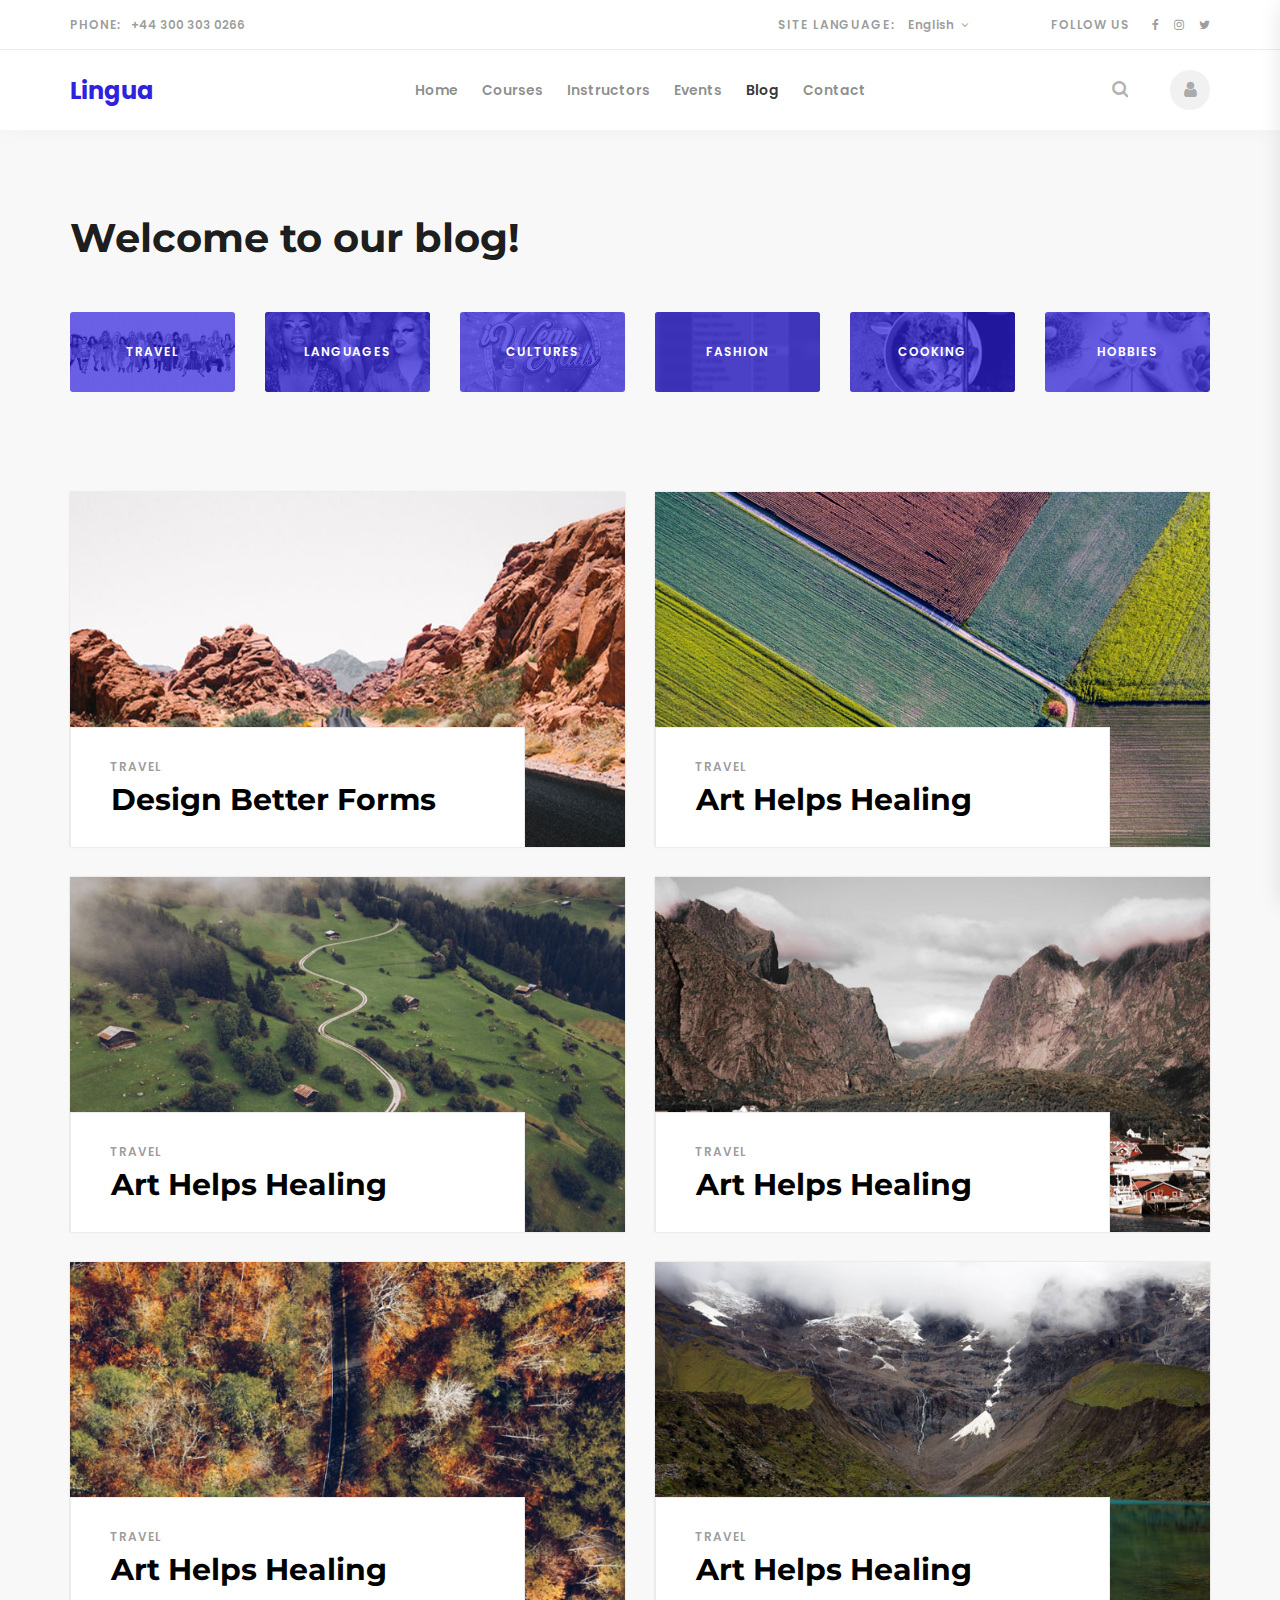
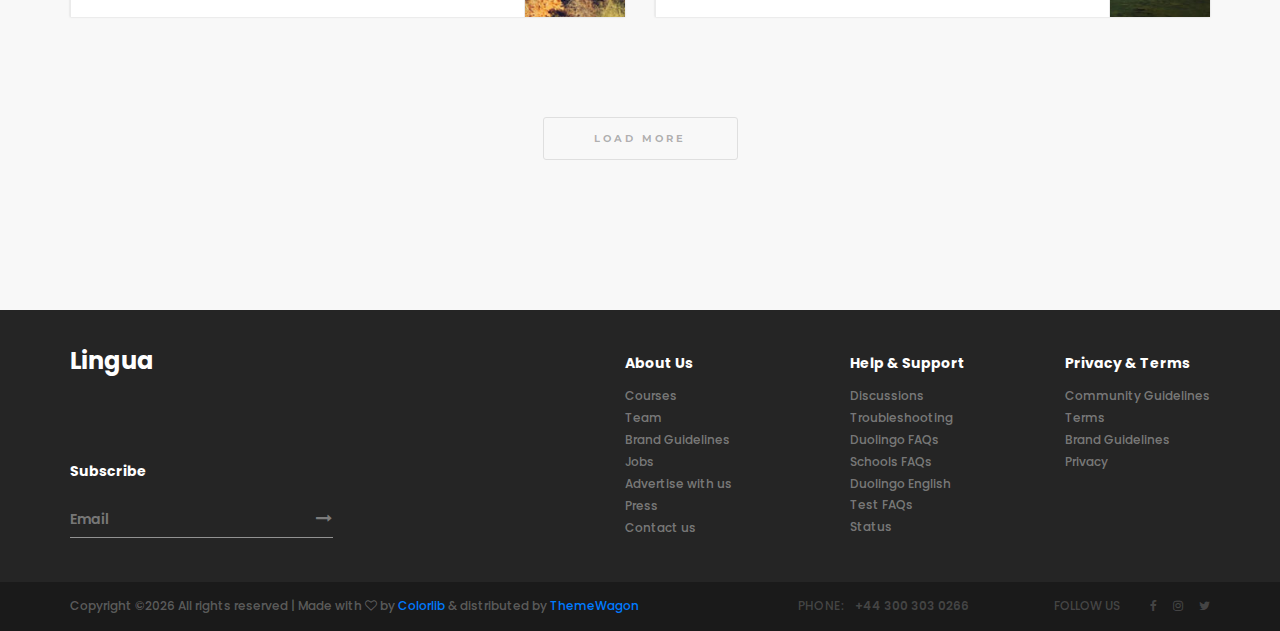
<file: blog.html>
<!DOCTYPE html>
<html lang="en">
<head>
<title>Blog</title>
<meta charset="utf-8">
<meta http-equiv="X-UA-Compatible" content="IE=edge">
<meta name="description" content="Lingua project">
<meta name="viewport" content="width=device-width, initial-scale=1">
<link rel="stylesheet" type="text/css" href="styles/bootstrap4/bootstrap.min.css">
<link href="plugins/font-awesome-4.7.0/css/font-awesome.min.css" rel="stylesheet" type="text/css">
<link rel="stylesheet" type="text/css" href="plugins/OwlCarousel2-2.2.1/owl.carousel.css">
<link rel="stylesheet" type="text/css" href="plugins/OwlCarousel2-2.2.1/owl.theme.default.css">
<link rel="stylesheet" type="text/css" href="plugins/OwlCarousel2-2.2.1/animate.css">
<link href="plugins/video-js/video-js.css" rel="stylesheet" type="text/css">
<link rel="stylesheet" type="text/css" href="styles/blog.css">
<link rel="stylesheet" type="text/css" href="styles/blog_responsive.css">
</head>
<body>

<div class="super_container">

	<!-- Header -->

	<header class="header">
			
		<!-- Top Bar -->
		<div class="top_bar">
			<div class="top_bar_container">
				<div class="container">
					<div class="row">
						<div class="col">
							<div class="top_bar_content d-flex flex-row align-items-center justify-content-start">
								<div class="top_bar_phone"><span class="top_bar_title">phone:</span>+44 300 303 0266</div>
								<div class="top_bar_right ml-auto">

									<!-- Language -->
									<div class="top_bar_lang">
										<span class="top_bar_title">site language:</span>
										<ul class="lang_list">
											<li class="hassubs">
												<a href="#">English<i class="fa fa-angle-down" aria-hidden="true"></i></a>
												<ul>
													<li><a href="#">Ukrainian</a></li>
													<li><a href="#">Japanese</a></li>
													<li><a href="#">Lithuanian</a></li>
													<li><a href="#">Swedish</a></li>
													<li><a href="#">Italian</a></li>
												</ul>
											</li>
										</ul>
									</div>

									<!-- Social -->
									<div class="top_bar_social">
										<span class="top_bar_title social_title">follow us</span>
										<ul>
											<li><a href="#"><i class="fa fa-facebook" aria-hidden="true"></i></a></li>
											<li><a href="#"><i class="fa fa-instagram" aria-hidden="true"></i></a></li>
											<li><a href="#"><i class="fa fa-twitter" aria-hidden="true"></i></a></li>
										</ul>
									</div>
								</div>
							</div>
						</div>
					</div>
				</div>
			</div>				
		</div>

		<!-- Header Content -->
		<div class="header_container">
			<div class="container">
				<div class="row">
					<div class="col">
						<div class="header_content d-flex flex-row align-items-center justify-content-start">
							<div class="logo_container mr-auto">
								<a href="#">
									<div class="logo_text">Lingua</div>
								</a>
							</div>
							<nav class="main_nav_contaner">
								<ul class="main_nav">
									<li><a href="index.html">Home</a></li>
									<li><a href="courses.html">Courses</a></li>
									<li><a href="instructors.html">Instructors</a></li>
									<li><a href="#">Events</a></li>
									<li class="active"><a href="blog.html">Blog</a></li>
									<li><a href="contact.html">Contact</a></li>
								</ul>
							</nav>
							<div class="header_content_right ml-auto text-right">
								<div class="header_search">
									<div class="search_form_container">
										<form action="#" id="search_form" class="search_form trans_400">
											<input type="search" class="header_search_input trans_400" placeholder="Type for Search" required="required">
											<div class="search_button">
												<i class="fa fa-search" aria-hidden="true"></i>
											</div>
										</form>
									</div>
								</div>

								<!-- Hamburger -->

								<div class="user"><a href="#"><i class="fa fa-user" aria-hidden="true"></i></a></div>
								<div class="hamburger menu_mm">
									<i class="fa fa-bars menu_mm" aria-hidden="true"></i>
								</div>
							</div>

						</div>
					</div>
				</div>
			</div>
		</div>

	</header>

	<!-- Menu -->

	<div class="menu d-flex flex-column align-items-end justify-content-start text-right menu_mm trans_400">
		<div class="menu_close_container"><div class="menu_close"><div></div><div></div></div></div>
		<div class="search">
			<form action="#" class="header_search_form menu_mm">
				<input type="search" class="search_input menu_mm" placeholder="Search" required="required">
				<button class="header_search_button d-flex flex-column align-items-center justify-content-center menu_mm">
					<i class="fa fa-search menu_mm" aria-hidden="true"></i>
				</button>
			</form>
		</div>
		<nav class="menu_nav">
			<ul class="menu_mm">
				<li class="menu_mm"><a href="index.html">Home</a></li>
				<li class="menu_mm"><a href="courses.html">Courses</a></li>
				<li class="menu_mm"><a href="instructors.html">Instructors</a></li>
				<li class="menu_mm"><a href="#">Events</a></li>
				<li class="menu_mm"><a href="blog.html">Blog</a></li>
				<li class="menu_mm"><a href="contact.html">Contact</a></li>
			</ul>
		</nav>
		<div class="menu_extra">
			<div class="menu_phone"><span class="menu_title">phone:</span>+44 300 303 0266</div>
			<div class="menu_social">
				<span class="menu_title">follow us</span>
				<ul>
					<li><a href="#"><i class="fa fa-facebook" aria-hidden="true"></i></a></li>
					<li><a href="#"><i class="fa fa-instagram" aria-hidden="true"></i></a></li>
					<li><a href="#"><i class="fa fa-twitter" aria-hidden="true"></i></a></li>
				</ul>
			</div>
		</div>
	</div>
	
	<!-- Home -->

	<div class="home">
		
	</div>

	<!-- Blog -->

	<div class="blog">
		<div class="container">
			<div class="row">
				<div class="col">
					<div class="welcome_title">Welcome to our blog!</div>
				</div>
			</div>
			<div class="row categories_row">

				<!-- Category -->
				<div class="col-xl-2 col-lg-4 col-md-6 blog_category_col">
					<a href="blog.html">
						<div class="blog_category">
							<div class="blog_category_image"><img src="images/blog_1.jpg" alt=""></div>
							<div class="blog_category_title">travel</div>
						</div>
					</a>
				</div>

				<!-- Category -->
				<div class="col-xl-2 col-lg-4 col-md-6 blog_category_col">
					<a href="blog.html">
						<div class="blog_category">
							<div class="blog_category_image"><img src="images/blog_2.jpg" alt=""></div>
							<div class="blog_category_title">languages</div>
						</div>
					</a>
				</div>

				<!-- Category -->
				<div class="col-xl-2 col-lg-4 col-md-6 blog_category_col">
					<a href="blog.html">
						<div class="blog_category">
							<div class="blog_category_image"><img src="images/blog_3.jpg" alt=""></div>
							<div class="blog_category_title">cultures</div>
						</div>
					</a>
				</div>

				<!-- Category -->
				<div class="col-xl-2 col-lg-4 col-md-6 blog_category_col">
					<a href="blog.html">
						<div class="blog_category">
							<div class="blog_category_image"><img src="images/blog_4.jpg" alt=""></div>
							<div class="blog_category_title">fashion</div>
						</div>
					</a>
				</div>

				<!-- Category -->
				<div class="col-xl-2 col-lg-4 col-md-6 blog_category_col">
					<a href="blog.html">
						<div class="blog_category">
							<div class="blog_category_image"><img src="images/blog_5.jpg" alt=""></div>
							<div class="blog_category_title">cooking</div>
						</div>
					</a>
				</div>

				<!-- Category -->
				<div class="col-xl-2 col-lg-4 col-md-6 blog_category_col">
					<a href="blog.html">
						<div class="blog_category">
							<div class="blog_category_image"><img src="images/blog_6.jpg" alt=""></div>
							<div class="blog_category_title">hobbies</div>
						</div>
					</a>
				</div>
			</div>

			<!-- Blog Posts -->
			
			<div class="row blog_row">

				<!-- Blog Post -->
				<div class="col-lg-6">
					<div class="blog_post">
						<div class="blog_image" style="background-image:url(images/blog_7.jpg)"></div>
						<div class="blog_title_container">
							<div class="blog_post_category"><a href="#">travel</a></div>
							<div class="blog_post_title"><a href="blog_single.html">Design Better Forms</a></div>
							<div class="blog_post_text">
								<p>Whether it is a signup flow, a multi-view stepper, or a monotonous data entry interface, forms are one of the most important components of digital product design.</p>
							</div>
							<div class="read_more"><a href="blog_single.html">Read More <img src="images/right.png" alt=""></a></div>
						</div>
					</div>
				</div>

				<!-- Blog Post -->
				<div class="col-lg-6">
					<div class="blog_post">
						<div class="blog_image" style="background-image:url(images/blog_8.jpg)"></div>
						<div class="blog_title_container">
							<div class="blog_post_category"><a href="#">travel</a></div>
							<div class="blog_post_title"><a href="blog_single.html">Art Helps Healing</a></div>
							<div class="blog_post_text">
								<p>Whether it is a signup flow, a multi-view stepper, or a monotonous data entry interface, forms are one of the most important components of digital product design.</p>
							</div>
							<div class="read_more"><a href="blog_single.html">Read More <img src="images/right.png" alt=""></a></div>
						</div>
					</div>
				</div>

				<!-- Blog Post -->
				<div class="col-lg-6">
					<div class="blog_post">
						<div class="blog_image" style="background-image:url(images/blog_9.jpg)"></div>
						<div class="blog_title_container">
							<div class="blog_post_category"><a href="#">travel</a></div>
							<div class="blog_post_title"><a href="blog_single.html">Art Helps Healing</a></div>
							<div class="blog_post_text">
								<p>Whether it is a signup flow, a multi-view stepper, or a monotonous data entry interface, forms are one of the most important components of digital product design.</p>
							</div>
							<div class="read_more"><a href="blog_single.html">Read More <img src="images/right.png" alt=""></a></div>
						</div>
					</div>
				</div>

				<!-- Blog Post -->
				<div class="col-lg-6">
					<div class="blog_post">
						<div class="blog_image" style="background-image:url(images/blog_10.jpg)"></div>
						<div class="blog_title_container">
							<div class="blog_post_category"><a href="#">travel</a></div>
							<div class="blog_post_title"><a href="blog_single.html">Art Helps Healing</a></div>
							<div class="blog_post_text">
								<p>Whether it is a signup flow, a multi-view stepper, or a monotonous data entry interface, forms are one of the most important components of digital product design.</p>
							</div>
							<div class="read_more"><a href="blog_single.html">Read More <img src="images/right.png" alt=""></a></div>
						</div>
					</div>
				</div>

				<!-- Blog Post -->
				<div class="col-lg-6">
					<div class="blog_post">
						<div class="blog_image" style="background-image:url(images/blog_11.jpg)"></div>
						<div class="blog_title_container">
							<div class="blog_post_category"><a href="#">travel</a></div>
							<div class="blog_post_title"><a href="blog_single.html">Art Helps Healing</a></div>
							<div class="blog_post_text">
								<p>Whether it is a signup flow, a multi-view stepper, or a monotonous data entry interface, forms are one of the most important components of digital product design.</p>
							</div>
							<div class="read_more"><a href="blog_single.html">Read More <img src="images/right.png" alt=""></a></div>
						</div>
					</div>
				</div>

				<!-- Blog Post -->
				<div class="col-lg-6">
					<div class="blog_post">
						<div class="blog_image" style="background-image:url(images/blog_12.jpg)"></div>
						<div class="blog_title_container">
							<div class="blog_post_category"><a href="#">travel</a></div>
							<div class="blog_post_title"><a href="blog_single.html">Art Helps Healing</a></div>
							<div class="blog_post_text">
								<p>Whether it is a signup flow, a multi-view stepper, or a monotonous data entry interface, forms are one of the most important components of digital product design.</p>
							</div>
							<div class="read_more"><a href="blog_single.html">Read More <img src="images/right.png" alt=""></a></div>
						</div>
					</div>
				</div>

			</div>

			<!-- Load More -->
			<div class="row">
				<div class="col">
					<div class="load_more_button"><a href="#">load more</a></div>
				</div>
			</div>
		</div>
	</div>

	<!-- Footer -->

	<footer class="footer">
		<div class="footer_body">
			<div class="container">
				<div class="row">

					<!-- Newsletter -->
					<div class="col-lg-3 footer_col">
						<div class="newsletter_container d-flex flex-column align-items-start justify-content-end">
							<div class="footer_logo mb-auto"><a href="#">Lingua</a></div>
							<div class="footer_title">Subscribe</div>
							<form action="#" id="newsletter_form" class="newsletter_form">
								<input type="email" class="newsletter_input" placeholder="Email" required="required">
								<button class="newsletter_button"><i class="fa fa-long-arrow-right" aria-hidden="true"></i></button>
							</form>
						</div>
					</div>

					<!-- About -->
					<div class="col-lg-2 offset-lg-3 footer_col">
						<div>
							<div class="footer_title">About Us</div>
							<ul class="footer_list">
								<li><a href="#">Courses</a></li>
								<li><a href="#">Team</a></li>
								<li><a href="#">Brand Guidelines</a></li>
								<li><a href="#">Jobs</a></li>
								<li><a href="#">Advertise with us</a></li>
								<li><a href="#">Press</a></li>
								<li><a href="#">Contact us</a></li>
							</ul>
						</div>
					</div>

					<!-- Help & Support -->
					<div class="col-lg-2 footer_col">
						<div class="footer_title">Help & Support</div>
						<ul class="footer_list">
							<li><a href="#">Discussions</a></li>
							<li><a href="#">Troubleshooting</a></li>
							<li><a href="#">Duolingo FAQs</a></li>
							<li><a href="#">Schools FAQs</a></li>
							<li><a href="#">Duolingo English Test FAQs</a></li>
							<li><a href="#">Status</a></li>
						</ul>
					</div>

					<!-- Privacy -->
					<div class="col-lg-2 footer_col clearfix">
						<div>
							<div class="footer_title">Privacy & Terms</div>
							<ul class="footer_list">
								<li><a href="#">Community Guidelines</a></li>
								<li><a href="#">Terms</a></li>
								<li><a href="#">Brand Guidelines</a></li>
								<li><a href="#">Privacy</a></li>
							</ul>
						</div>
					</div>

				</div>
			</div>
		</div>
		<div class="copyright">
			<div class="container">
				<div class="row">
					<div class="col">
						<div class="copyright_content d-flex flex-md-row flex-column align-items-md-center align-items-start justify-content-start">
							<div class="cr"><!-- Link back to Colorlib can't be removed. Template is licensed under CC BY 3.0. -->
Copyright &copy;<script>document.write(new Date().getFullYear());</script> All rights reserved | Made with <i class="fa fa-heart-o" aria-hidden="true"></i> by <a href="https://colorlib.com" target="_blank">Colorlib</a> &amp; distributed by <a href="https://themewagon.com" target="_blank">ThemeWagon</a>
<!-- Link back to Colorlib can't be removed. Template is licensed under CC BY 3.0. --></div>
							<div class="cr_right ml-md-auto">
								<div class="footer_phone"><span class="cr_title">phone:</span>+44 300 303 0266</div>
								<div class="footer_social">
									<span class="cr_social_title">follow us</span>
									<ul>
										<li><a href="#"><i class="fa fa-facebook" aria-hidden="true"></i></a></li>
										<li><a href="#"><i class="fa fa-instagram" aria-hidden="true"></i></a></li>
										<li><a href="#"><i class="fa fa-twitter" aria-hidden="true"></i></a></li>
									</ul>
								</div>
							</div>
						</div>
					</div>
				</div>
			</div>
		</div>
	</footer>
</div>

<script src="js/jquery-3.2.1.min.js"></script>
<script src="styles/bootstrap4/popper.js"></script>
<script src="styles/bootstrap4/bootstrap.min.js"></script>
<script src="plugins/OwlCarousel2-2.2.1/owl.carousel.js"></script>
<script src="plugins/easing/easing.js"></script>
<script src="plugins/parallax-js-master/parallax.min.js"></script>
<script src="js/blog.js"></script>
</body>
</html>
</file>
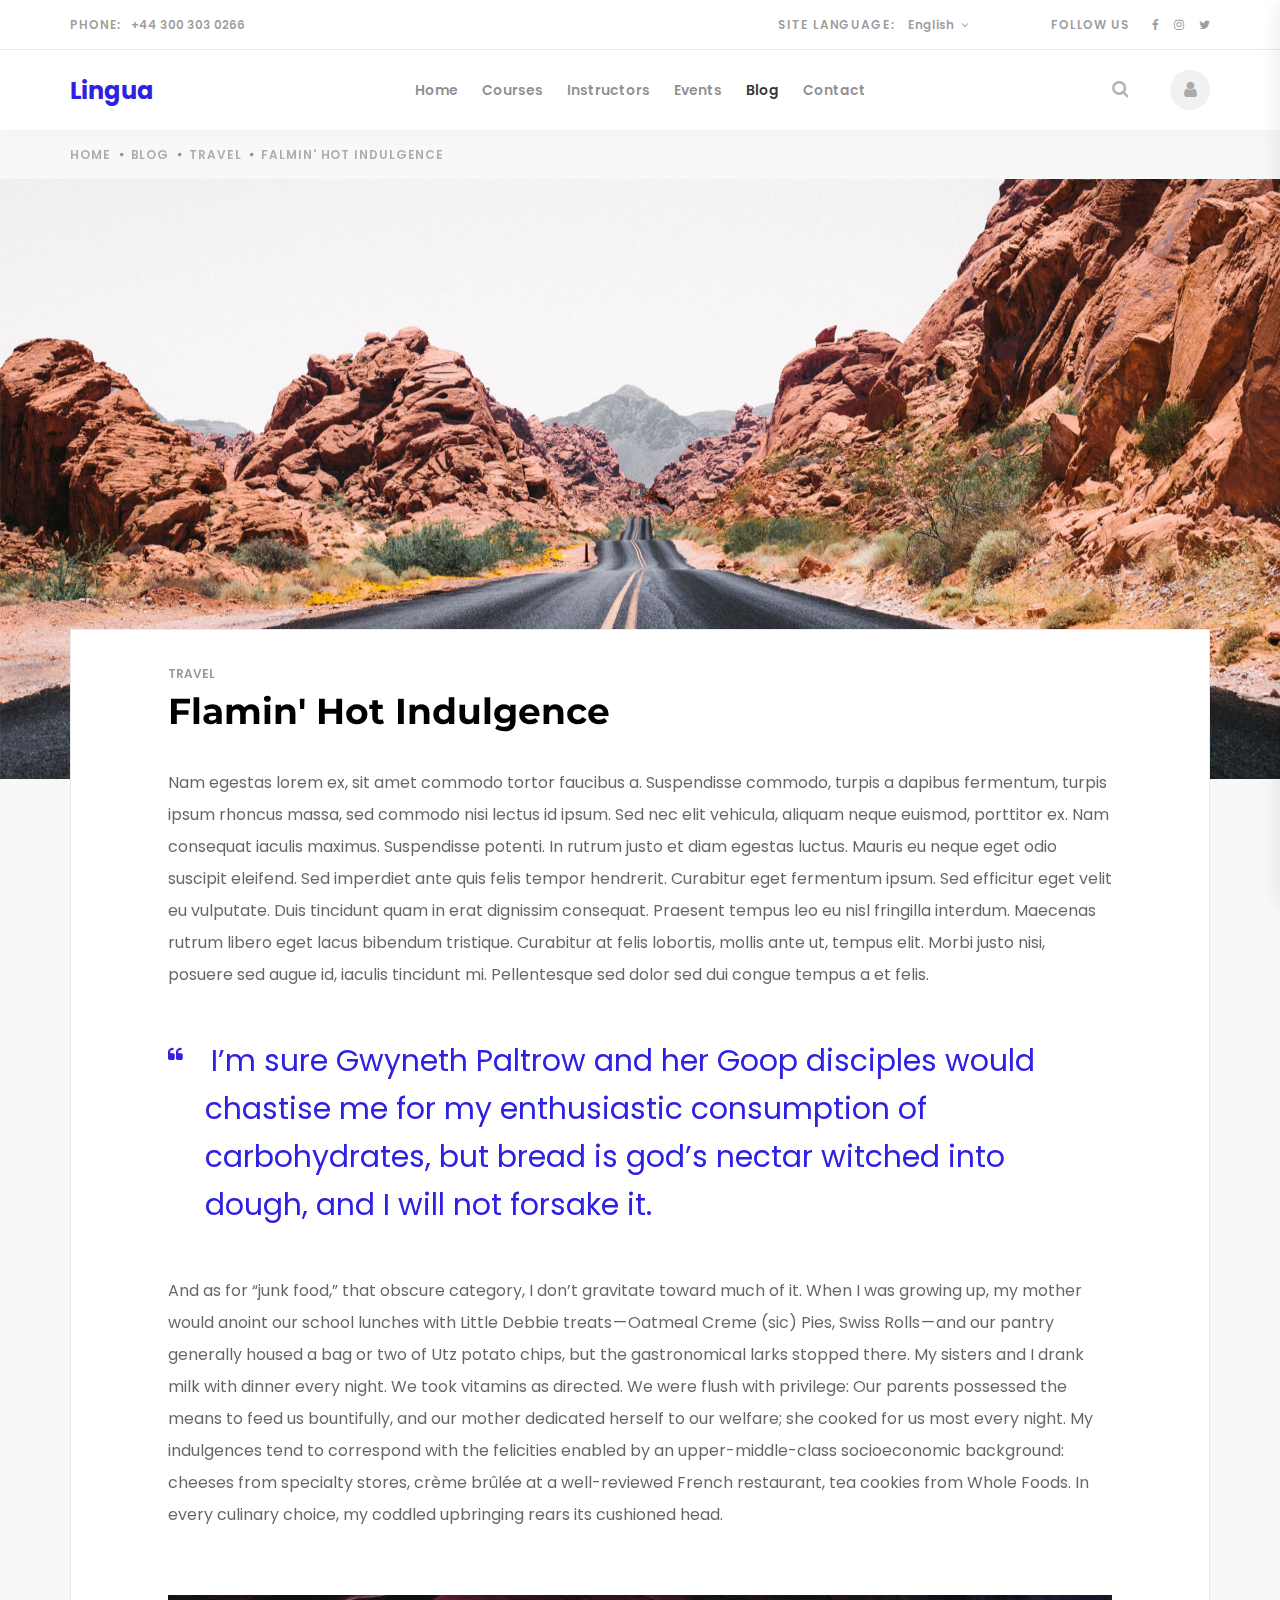
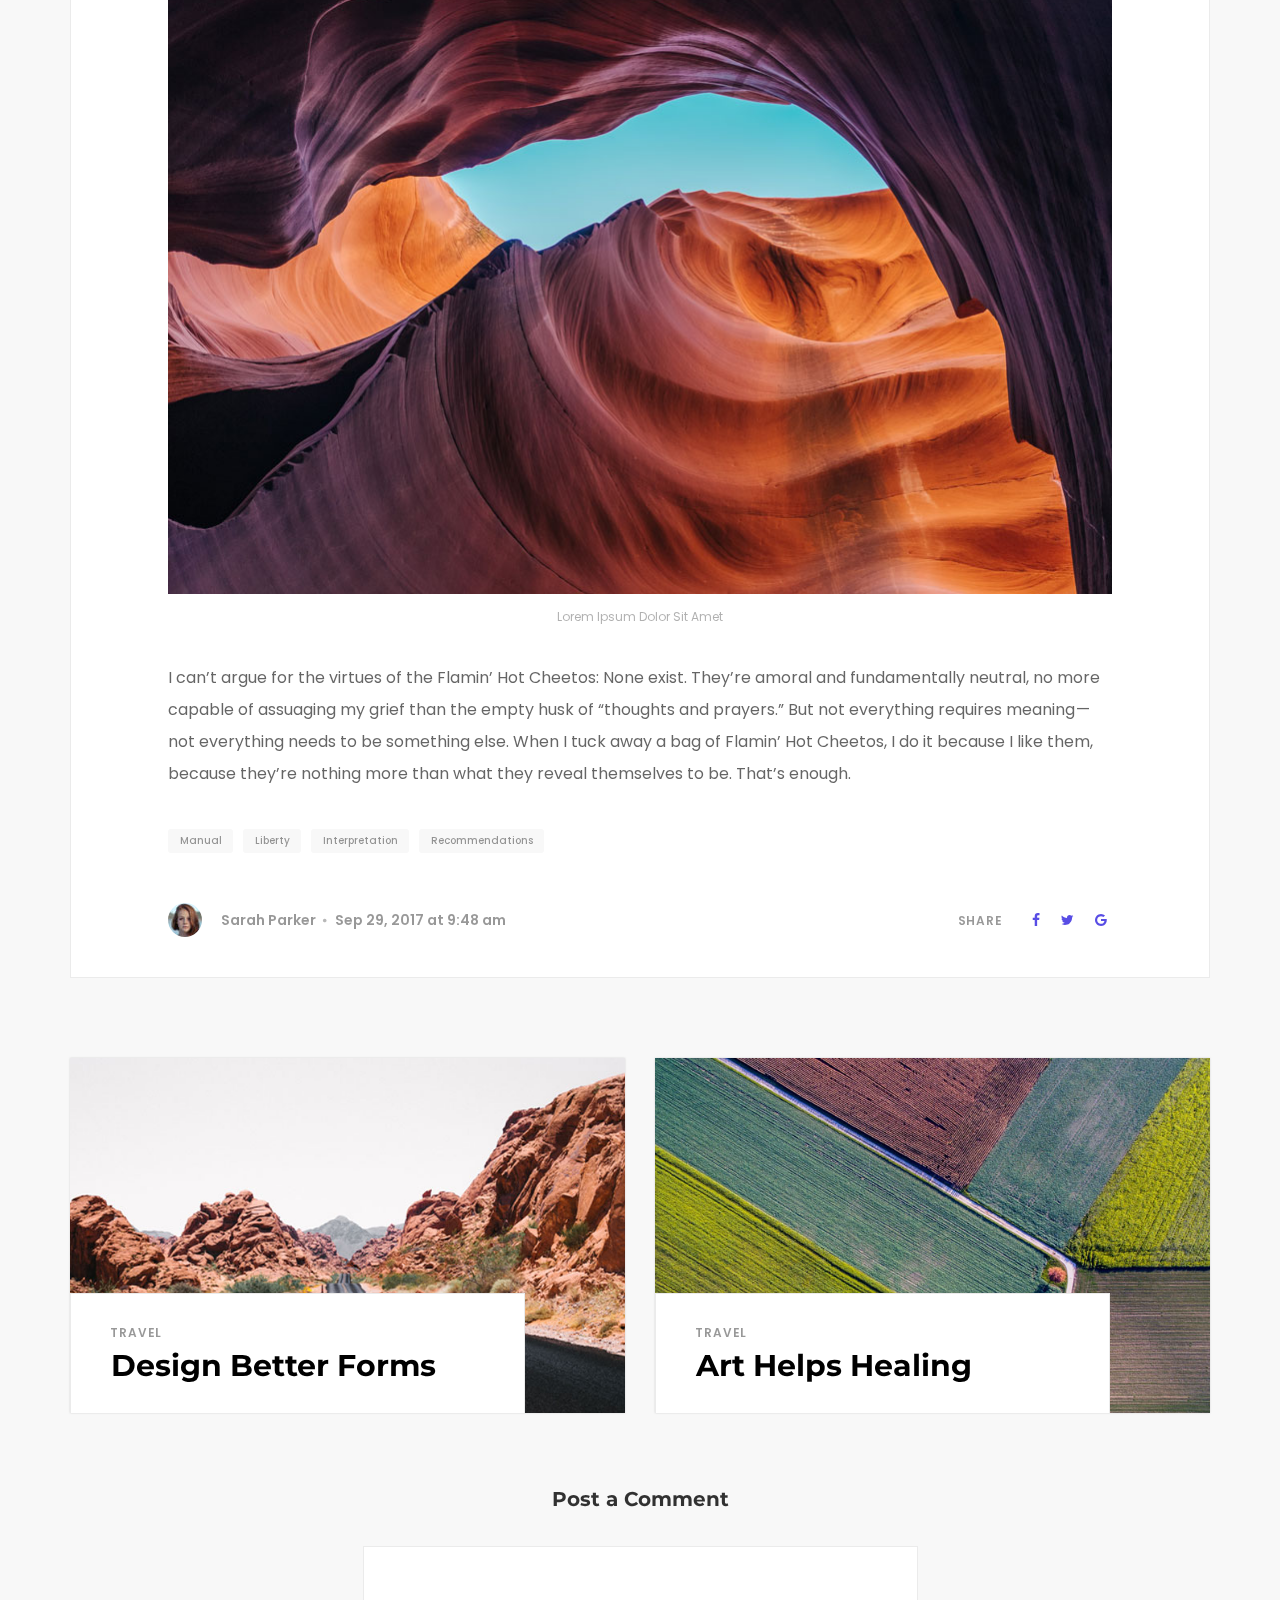
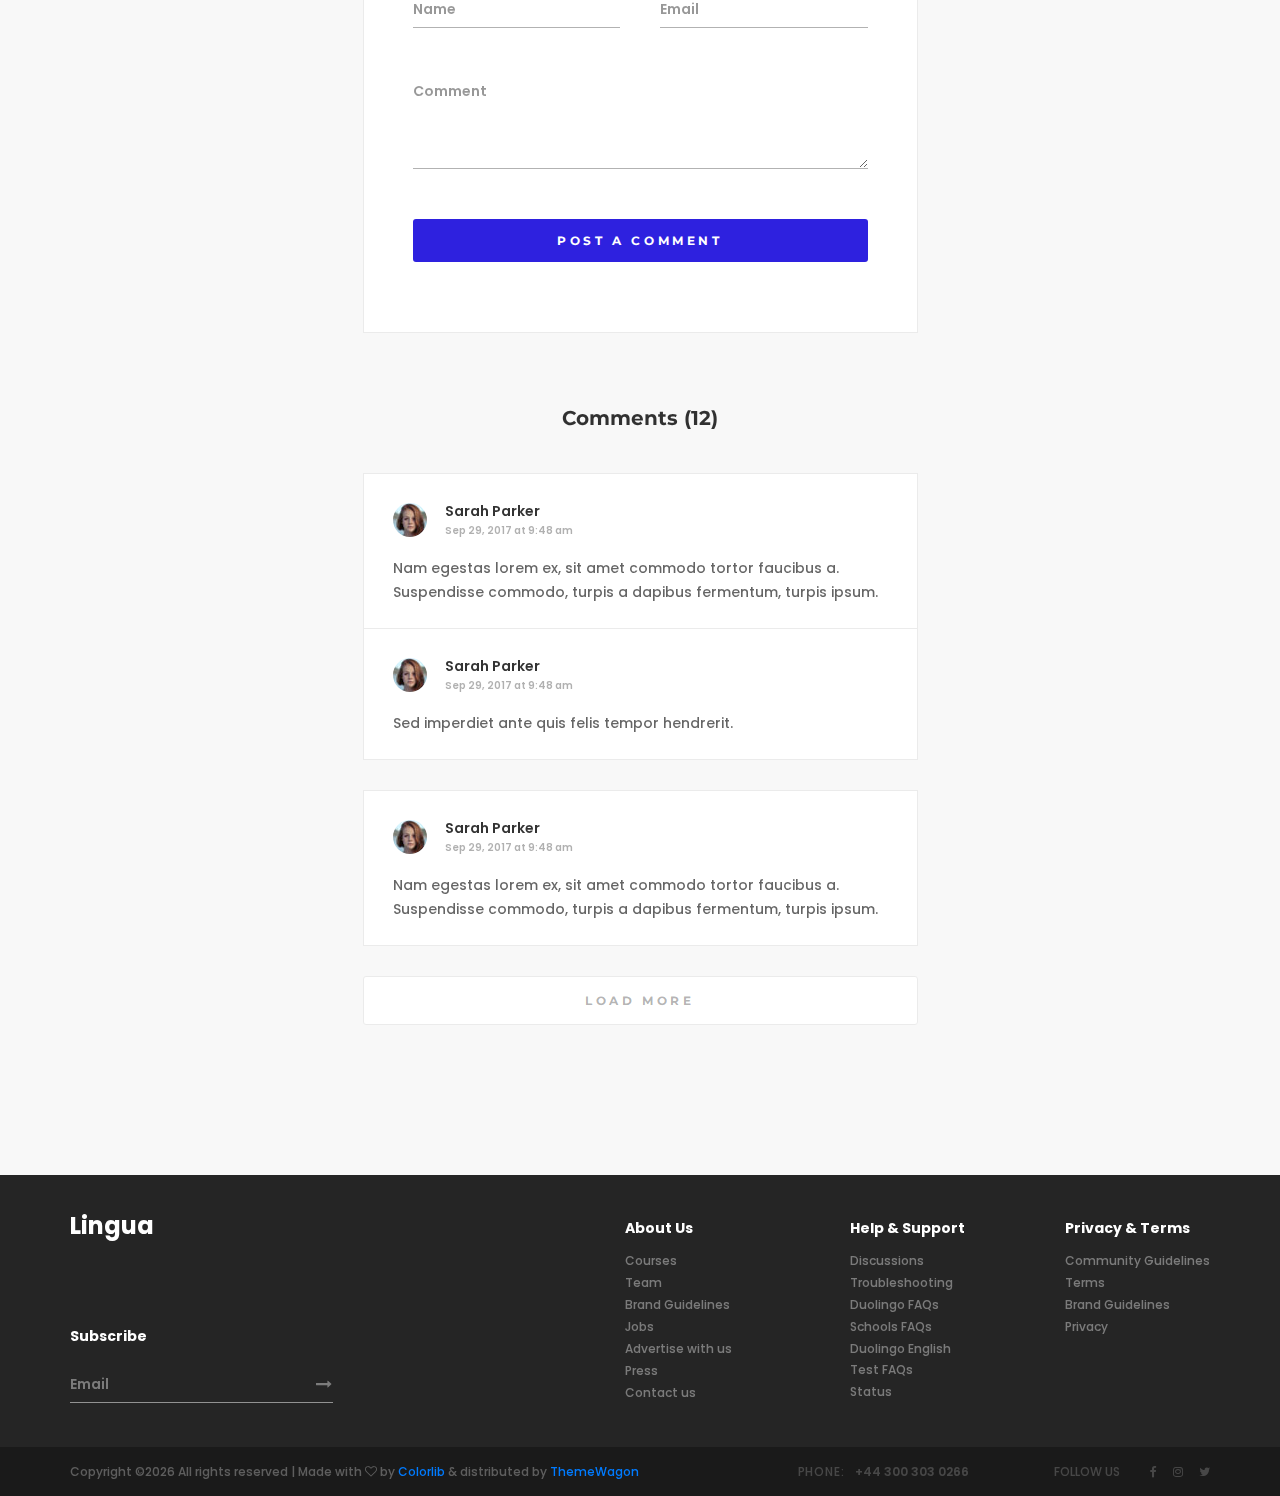
<file: blog_single.html>
<!DOCTYPE html>
<html lang="en">
<head>
<title>Blog Single</title>
<meta charset="utf-8">
<meta http-equiv="X-UA-Compatible" content="IE=edge">
<meta name="description" content="Lingua project">
<meta name="viewport" content="width=device-width, initial-scale=1">
<link rel="stylesheet" type="text/css" href="styles/bootstrap4/bootstrap.min.css">
<link href="plugins/font-awesome-4.7.0/css/font-awesome.min.css" rel="stylesheet" type="text/css">
<link rel="stylesheet" type="text/css" href="plugins/OwlCarousel2-2.2.1/owl.carousel.css">
<link rel="stylesheet" type="text/css" href="plugins/OwlCarousel2-2.2.1/owl.theme.default.css">
<link rel="stylesheet" type="text/css" href="plugins/OwlCarousel2-2.2.1/animate.css">
<link href="plugins/video-js/video-js.css" rel="stylesheet" type="text/css">
<link rel="stylesheet" type="text/css" href="styles/blog_single.css">
<link rel="stylesheet" type="text/css" href="styles/blog_single_responsive.css">
</head>
<body>

<div class="super_container">

	<!-- Header -->

	<header class="header">
			
		<!-- Top Bar -->
		<div class="top_bar">
			<div class="top_bar_container">
				<div class="container">
					<div class="row">
						<div class="col">
							<div class="top_bar_content d-flex flex-row align-items-center justify-content-start">
								<div class="top_bar_phone"><span class="top_bar_title">phone:</span>+44 300 303 0266</div>
								<div class="top_bar_right ml-auto">

									<!-- Language -->
									<div class="top_bar_lang">
										<span class="top_bar_title">site language:</span>
										<ul class="lang_list">
											<li class="hassubs">
												<a href="#">English<i class="fa fa-angle-down" aria-hidden="true"></i></a>
												<ul>
													<li><a href="#">Ukrainian</a></li>
													<li><a href="#">Japanese</a></li>
													<li><a href="#">Lithuanian</a></li>
													<li><a href="#">Swedish</a></li>
													<li><a href="#">Italian</a></li>
												</ul>
											</li>
										</ul>
									</div>

									<!-- Social -->
									<div class="top_bar_social">
										<span class="top_bar_title social_title">follow us</span>
										<ul>
											<li><a href="#"><i class="fa fa-facebook" aria-hidden="true"></i></a></li>
											<li><a href="#"><i class="fa fa-instagram" aria-hidden="true"></i></a></li>
											<li><a href="#"><i class="fa fa-twitter" aria-hidden="true"></i></a></li>
										</ul>
									</div>
								</div>
							</div>
						</div>
					</div>
				</div>
			</div>				
		</div>

		<!-- Header Content -->
		<div class="header_container">
			<div class="container">
				<div class="row">
					<div class="col">
						<div class="header_content d-flex flex-row align-items-center justify-content-start">
							<div class="logo_container mr-auto">
								<a href="#">
									<div class="logo_text">Lingua</div>
								</a>
							</div>
							<nav class="main_nav_contaner">
								<ul class="main_nav">
									<li><a href="index.html">Home</a></li>
									<li><a href="courses.html">Courses</a></li>
									<li><a href="instructors.html">Instructors</a></li>
									<li><a href="#">Events</a></li>
									<li class="active"><a href="blog.html">Blog</a></li>
									<li><a href="contact.html">Contact</a></li>
								</ul>
							</nav>
							<div class="header_content_right ml-auto text-right">
								<div class="header_search">
									<div class="search_form_container">
										<form action="#" id="search_form" class="search_form trans_400">
											<input type="search" class="header_search_input trans_400" placeholder="Type for Search" required="required">
											<div class="search_button">
												<i class="fa fa-search" aria-hidden="true"></i>
											</div>
										</form>
									</div>
								</div>

								<!-- Hamburger -->

								<div class="user"><a href="#"><i class="fa fa-user" aria-hidden="true"></i></a></div>
								<div class="hamburger menu_mm">
									<i class="fa fa-bars menu_mm" aria-hidden="true"></i>
								</div>
							</div>

						</div>
					</div>
				</div>
			</div>
		</div>

	</header>

	<!-- Menu -->

	<div class="menu d-flex flex-column align-items-end justify-content-start text-right menu_mm trans_400">
		<div class="menu_close_container"><div class="menu_close"><div></div><div></div></div></div>
		<div class="search">
			<form action="#" class="header_search_form menu_mm">
				<input type="search" class="search_input menu_mm" placeholder="Search" required="required">
				<button class="header_search_button d-flex flex-column align-items-center justify-content-center menu_mm">
					<i class="fa fa-search menu_mm" aria-hidden="true"></i>
				</button>
			</form>
		</div>
		<nav class="menu_nav">
			<ul class="menu_mm">
				<li class="menu_mm"><a href="index.html">Home</a></li>
				<li class="menu_mm"><a href="courses.html">Courses</a></li>
				<li class="menu_mm"><a href="instructors.html">Instructors</a></li>
				<li class="menu_mm"><a href="#">Events</a></li>
				<li class="menu_mm"><a href="blog.html">Blog</a></li>
				<li class="menu_mm"><a href="contact.html">Contact</a></li>
			</ul>
		</nav>
		<div class="menu_extra">
			<div class="menu_phone"><span class="menu_title">phone:</span>+44 300 303 0266</div>
			<div class="menu_social">
				<span class="menu_title">follow us</span>
				<ul>
					<li><a href="#"><i class="fa fa-facebook" aria-hidden="true"></i></a></li>
					<li><a href="#"><i class="fa fa-instagram" aria-hidden="true"></i></a></li>
					<li><a href="#"><i class="fa fa-twitter" aria-hidden="true"></i></a></li>
				</ul>
			</div>
		</div>
	</div>
	
	<!-- Home -->

	<div class="home">
		<div class="breadcrumbs_container">
			<div class="container">
				<div class="row">
					<div class="col">
						<ul class="breadcrumbs_list d-flex flex-row align-items-center justify-content-start">
							<li><a href="index.html">home</a></li>
							<li><a href="blog.html">blog</a></li>
							<li><a href="blog.html">travel</a></li>
							<li>falmin' hot indulgence</li>
						</ul>
					</div>
				</div>
			</div>
		</div>
	</div>

	<!-- Blog Image -->

	<div class="blog_top_image">
		<div class="blog_top">
			<div class="blog_background parallax-window" data-parallax="scroll" data-image-src="images/blog_background.jpg" data-speed="0.8"></div>
		</div>
	</div>

	<!-- Blog Content -->

	<div class="blog_container">
		<div class="container">
			<div class="row blog_content_row">
				<div class="col">
					<div class="blog_content">
						<div class="blog_post_title_container">
							<div class="blog_category"><a href="#">travel</a></div>
							<div class="blog_title">Flamin' Hot Indulgence</div>
						</div>
						<div class="blog_text">
							<p>Nam egestas lorem ex, sit amet commodo tortor faucibus a. Suspendisse commodo, turpis a dapibus fermentum, turpis ipsum rhoncus massa, sed commodo nisi lectus id ipsum. Sed nec elit vehicula, aliquam neque euismod, porttitor ex. Nam consequat iaculis maximus. Suspendisse potenti. In rutrum justo et diam egestas luctus. Mauris eu neque eget odio suscipit eleifend. Sed imperdiet ante quis felis tempor hendrerit. Curabitur eget fermentum ipsum. Sed efficitur eget velit eu vulputate. Duis tincidunt quam in erat dignissim consequat. Praesent tempus leo eu nisl fringilla interdum. Maecenas rutrum libero eget lacus bibendum tristique. Curabitur at felis lobortis, mollis ante ut, tempus elit. Morbi justo nisi, posuere sed augue id, iaculis tincidunt mi. Pellentesque sed dolor sed dui congue tempus a et felis.</p>
							<div class="blog_quote"><span></span>I’m sure Gwyneth Paltrow and her Goop disciples would chastise me for my enthusiastic consumption of carbohydrates, but bread is god’s nectar witched into dough, and I will not forsake it.</div>
							<p>And as for “junk food,” that obscure category, I don’t gravitate toward much of it. When I was growing up, my mother would anoint our school lunches with Little Debbie treats — Oatmeal Creme (sic) Pies, Swiss Rolls — and our pantry generally housed a bag or two of Utz potato chips, but the gastronomical larks stopped there. My sisters and I drank milk with dinner every night. We took vitamins as directed. We were flush with privilege: Our parents possessed the means to feed us bountifully, and our mother dedicated herself to our welfare; she cooked for us most every night. My indulgences tend to correspond with the felicities enabled by an upper-middle-class socioeconomic background: cheeses from specialty stores, crème brûlée at a well-reviewed French restaurant, tea cookies from Whole Foods. In every culinary choice, my coddled upbringing rears its cushioned head.</p>
							<figure class="blog_post_image">
								<img src="images/blog_post_image.jpg" alt="">
								<figcaption>Lorem Ipsum Dolor Sit Amet</figcaption>
							</figure>
							<p>I can’t argue for the virtues of the Flamin’ Hot Cheetos: None exist. They’re amoral and fundamentally neutral, no more capable of assuaging my grief than the empty husk of “thoughts and prayers.” But not everything requires meaning — not everything needs to be something else. When I tuck away a bag of Flamin’ Hot Cheetos, I do it because I like them, because they’re nothing more than what they reveal themselves to be. That’s enough.</p>
						</div>
						<div class="blog_tags">
							<ul>
								<li><a href="#">Manual</a></li>
								<li><a href="#">Liberty</a></li>
								<li><a href="#">Interpretation</a></li>
								<li><a href="#">Recommendations</a></li>
							</ul>
						</div>
						<div class="blog_post_footer d-flex flex-lg-row flex-column align-items-lg-center align-items-start justify-content-start">
							<div class="blog_post_author d-flex flex-row align-items-center justify-content-start">
								<div class="author_image"><div><img src="images/blog_author.jpg" alt=""></div></div>
								<div class="author_info">
									<ul>
										<li><a href="#">Sarah Parker</a></li>
										<li>Sep 29, 2017 at 9:48 am</li>
									</ul>
								</div>
							</div>
							<div class="blog_post_share ml-lg-auto">
								<span>share</span>
								<ul>
									<li><a href="#"><i class="fa fa-facebook" aria-hidden="true"></i></a></li>
									<li><a href="#"><i class="fa fa-twitter" aria-hidden="true"></i></a></li>
									<li><a href="#"><i class="fa fa-google" aria-hidden="true"></i></a></li>
								</ul>
							</div>
						</div>
					</div>
				</div>
			</div>
			
			<!-- Similar Posts -->

			<div class="row similar_posts">

				<!-- Blog Post -->
				<div class="col-lg-6">
					<div class="blog_post">
						<div class="blog_image" style="background-image:url(images/blog_7.jpg)"></div>
						<div class="blog_title_container">
							<div class="blog_post_category"><a href="#">travel</a></div>
							<div class="blog_post_title"><a href="blog_single.html">Design Better Forms</a></div>
							<div class="blog_post_text">
								<p>Whether it is a signup flow, a multi-view stepper, or a monotonous data entry interface, forms are one of the most important components of digital product design.</p>
							</div>
							<div class="read_more"><a href="blog_single.html">Read More <img src="images/right.png" alt=""></a></div>
						</div>
					</div>
				</div>

				<!-- Blog Post -->
				<div class="col-lg-6">
					<div class="blog_post">
						<div class="blog_image" style="background-image:url(images/blog_8.jpg)"></div>
						<div class="blog_title_container">
							<div class="blog_post_category"><a href="#">travel</a></div>
							<div class="blog_post_title"><a href="blog_single.html">Art Helps Healing</a></div>
							<div class="blog_post_text">
								<p>Whether it is a signup flow, a multi-view stepper, or a monotonous data entry interface, forms are one of the most important components of digital product design.</p>
							</div>
							<div class="read_more"><a href="blog_single.html">Read More <img src="images/right.png" alt=""></a></div>
						</div>
					</div>
				</div>
			</div>

			<div class="row register">
				<div class="col-lg-6 offset-lg-3">
					<div class="register_form_title">Post a Comment</div>
					<div class="register_form_container">
						<form action="#" id="register_form" class="register_form">
							<div class="row register_row">
								<div class="col-lg-6 register_col">
									<input type="text" class="form_input" placeholder="Name" required="required">
								</div>
								<div class="col-lg-6 register_col">
									<input type="email" class="form_input" placeholder="Email" required="required">
								</div>
								<div class="col-lg-12">
									<textarea class="form_input form_text" placeholder="Comment" required="required"></textarea>
								</div>
								<div class="col">
									<button type="submit" class="form_button trans_200">post a comment</button>
								</div>
							</div>
						</form>
					</div>
				</div>
			</div>

			<div class="row comments">
				<div class="col-lg-6 offset-lg-3">
					<div class="comments_title">Comments <span>(12)</span></div>
					<div class="comments_container">
						<ul class="comments_list">
							<li class="comment">
								<div class="comment_content">
									<div class="comment_title_container d-flex flex-row align-items-center justify-content-start">
										<div class="comment_image"><div><img src="images/blog_author.jpg" alt=""></div></div>
										<div class="comment_info">
											<div class="comment_name"><a href="#">Sarah Parker</a></div>
											<div class="comment_time">Sep 29, 2017 at 9:48 am</div>
										</div>
									</div>
									<div class="comment_text">
										<p>Nam egestas lorem ex, sit amet commodo tortor faucibus a. Suspendisse commodo, turpis a dapibus fermentum, turpis ipsum.</p>
									</div>
								</div>
								<ul>
									<li class="comment">
										<div class="comment_content">
											<div class="comment_title_container d-flex flex-row align-items-center justify-content-start">
												<div class="comment_image"><div><img src="images/blog_author.jpg" alt=""></div></div>
												<div class="comment_info">
													<div class="comment_name"><a href="#">Sarah Parker</a></div>
													<div class="comment_time">Sep 29, 2017 at 9:48 am</div>
												</div>
											</div>
											<div class="comment_text">
												<p>Sed imperdiet ante quis felis tempor hendrerit.</p>
											</div>
										</div>
									</li>
								</ul>
							</li>
							<li class="comment">
								<div class="comment_content">
									<div class="comment_title_container d-flex flex-row align-items-center justify-content-start">
										<div class="comment_image"><div><img src="images/blog_author.jpg" alt=""></div></div>
										<div class="comment_info">
											<div class="comment_name"><a href="#">Sarah Parker</a></div>
											<div class="comment_time">Sep 29, 2017 at 9:48 am</div>
										</div>
									</div>
									<div class="comment_text">
										<p>Nam egestas lorem ex, sit amet commodo tortor faucibus a. Suspendisse commodo, turpis a dapibus fermentum, turpis ipsum.</p>
									</div>
								</div>
							</li>
						</ul>
					</div>
					<div class="comments_more">
						<div class="comments_more_button"><a href="#">load more</a></div>
					</div>
				</div>
			</div>
		</div>
	</div>

	<!-- Footer -->

	<footer class="footer">
		<div class="footer_body">
			<div class="container">
				<div class="row">

					<!-- Newsletter -->
					<div class="col-lg-3 footer_col">
						<div class="newsletter_container d-flex flex-column align-items-start justify-content-end">
							<div class="footer_logo mb-auto"><a href="#">Lingua</a></div>
							<div class="footer_title">Subscribe</div>
							<form action="#" id="newsletter_form" class="newsletter_form">
								<input type="email" class="newsletter_input" placeholder="Email" required="required">
								<button class="newsletter_button"><i class="fa fa-long-arrow-right" aria-hidden="true"></i></button>
							</form>
						</div>
					</div>

					<!-- About -->
					<div class="col-lg-2 offset-lg-3 footer_col">
						<div>
							<div class="footer_title">About Us</div>
							<ul class="footer_list">
								<li><a href="#">Courses</a></li>
								<li><a href="#">Team</a></li>
								<li><a href="#">Brand Guidelines</a></li>
								<li><a href="#">Jobs</a></li>
								<li><a href="#">Advertise with us</a></li>
								<li><a href="#">Press</a></li>
								<li><a href="#">Contact us</a></li>
							</ul>
						</div>
					</div>

					<!-- Help & Support -->
					<div class="col-lg-2 footer_col">
						<div class="footer_title">Help & Support</div>
						<ul class="footer_list">
							<li><a href="#">Discussions</a></li>
							<li><a href="#">Troubleshooting</a></li>
							<li><a href="#">Duolingo FAQs</a></li>
							<li><a href="#">Schools FAQs</a></li>
							<li><a href="#">Duolingo English Test FAQs</a></li>
							<li><a href="#">Status</a></li>
						</ul>
					</div>

					<!-- Privacy -->
					<div class="col-lg-2 footer_col clearfix">
						<div>
							<div class="footer_title">Privacy & Terms</div>
							<ul class="footer_list">
								<li><a href="#">Community Guidelines</a></li>
								<li><a href="#">Terms</a></li>
								<li><a href="#">Brand Guidelines</a></li>
								<li><a href="#">Privacy</a></li>
							</ul>
						</div>
					</div>

				</div>
			</div>
		</div>
		<div class="copyright">
			<div class="container">
				<div class="row">
					<div class="col">
						<div class="copyright_content d-flex flex-md-row flex-column align-items-md-center align-items-start justify-content-start">
							<div class="cr"><!-- Link back to Colorlib can't be removed. Template is licensed under CC BY 3.0. -->
Copyright &copy;<script>document.write(new Date().getFullYear());</script> All rights reserved | Made with <i class="fa fa-heart-o" aria-hidden="true"></i> by <a href="https://colorlib.com" target="_blank">Colorlib</a> &amp; distributed by <a href="https://themewagon.com" target="_blank">ThemeWagon</a>
<!-- Link back to Colorlib can't be removed. Template is licensed under CC BY 3.0. --></div>
							<div class="cr_right ml-md-auto">
								<div class="footer_phone"><span class="cr_title">phone:</span>+44 300 303 0266</div>
								<div class="footer_social">
									<span class="cr_social_title">follow us</span>
									<ul>
										<li><a href="#"><i class="fa fa-facebook" aria-hidden="true"></i></a></li>
										<li><a href="#"><i class="fa fa-instagram" aria-hidden="true"></i></a></li>
										<li><a href="#"><i class="fa fa-twitter" aria-hidden="true"></i></a></li>
									</ul>
								</div>
							</div>
						</div>
					</div>
				</div>
			</div>
		</div>
	</footer>
</div>

<script src="js/jquery-3.2.1.min.js"></script>
<script src="styles/bootstrap4/popper.js"></script>
<script src="styles/bootstrap4/bootstrap.min.js"></script>
<script src="plugins/OwlCarousel2-2.2.1/owl.carousel.js"></script>
<script src="plugins/easing/easing.js"></script>
<script src="plugins/parallax-js-master/parallax.min.js"></script>
<script src="js/blog_single.js"></script>
</body>
</html>
</file>
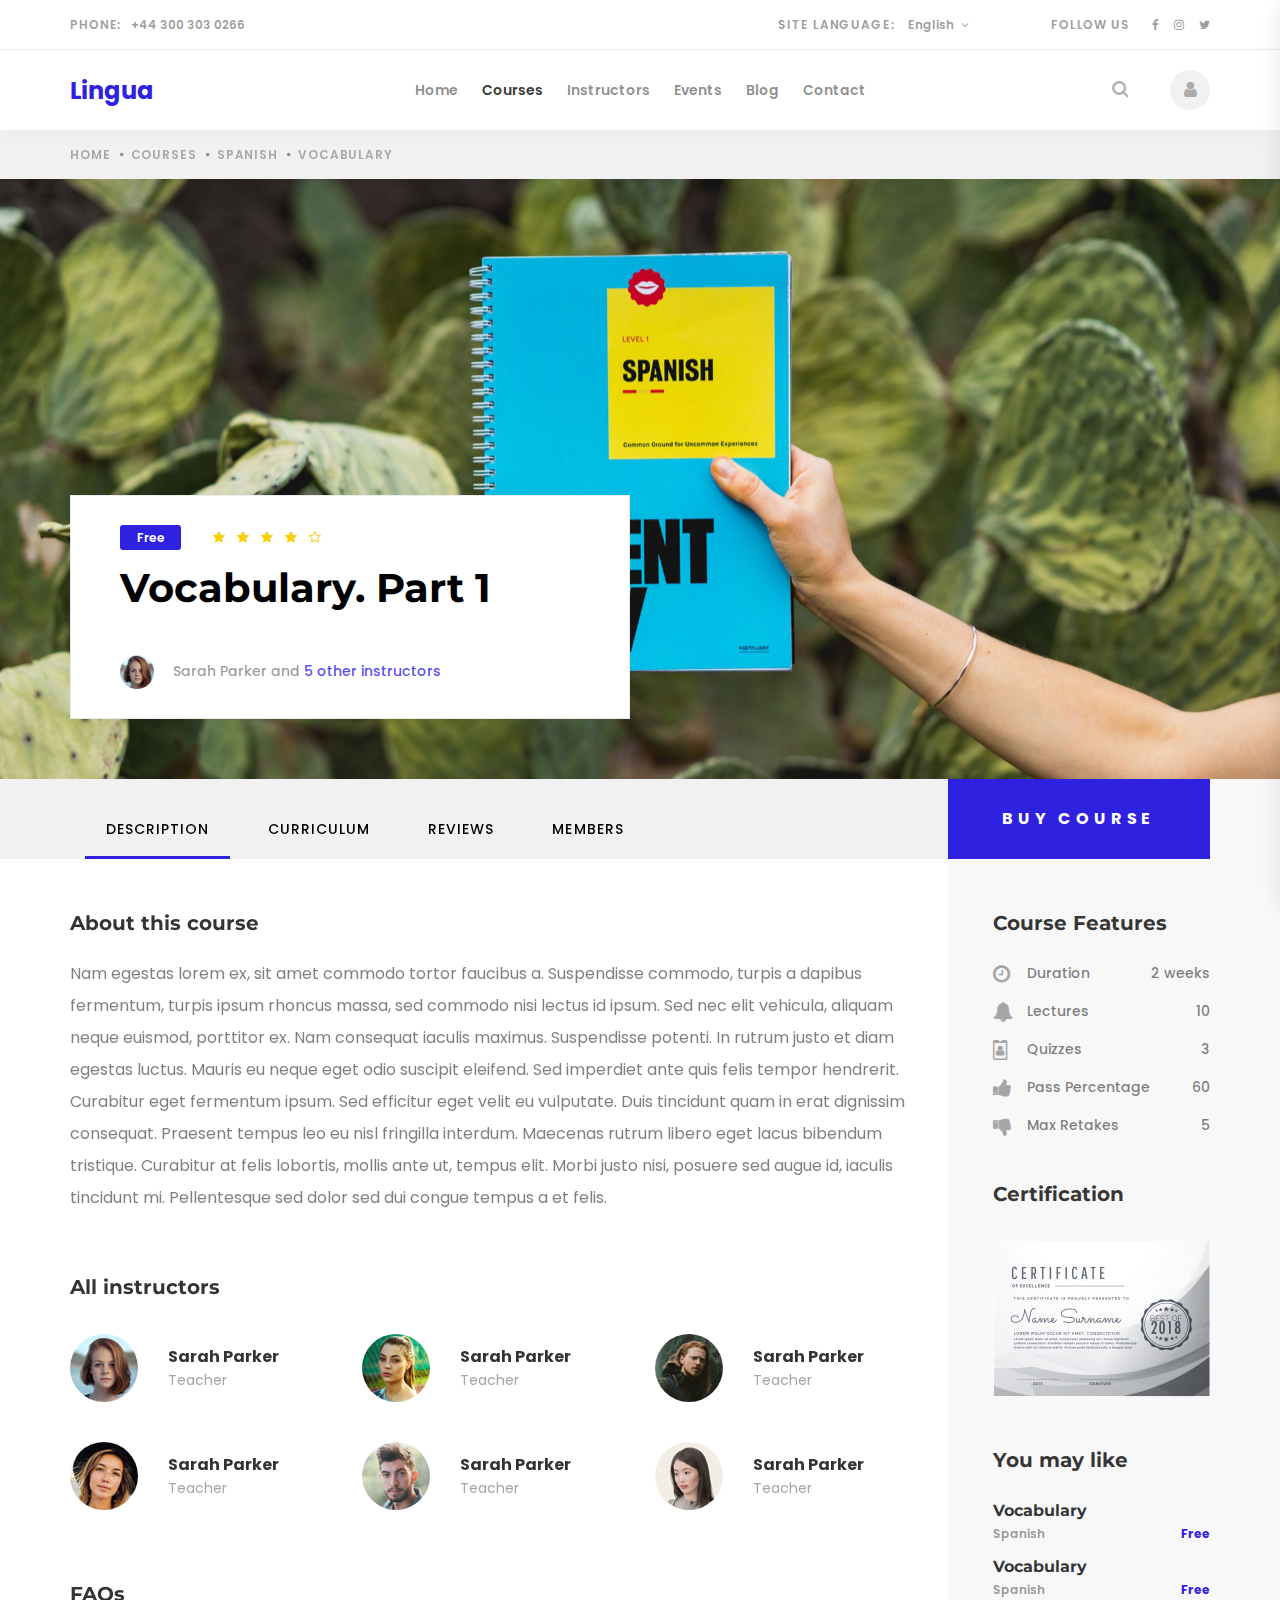
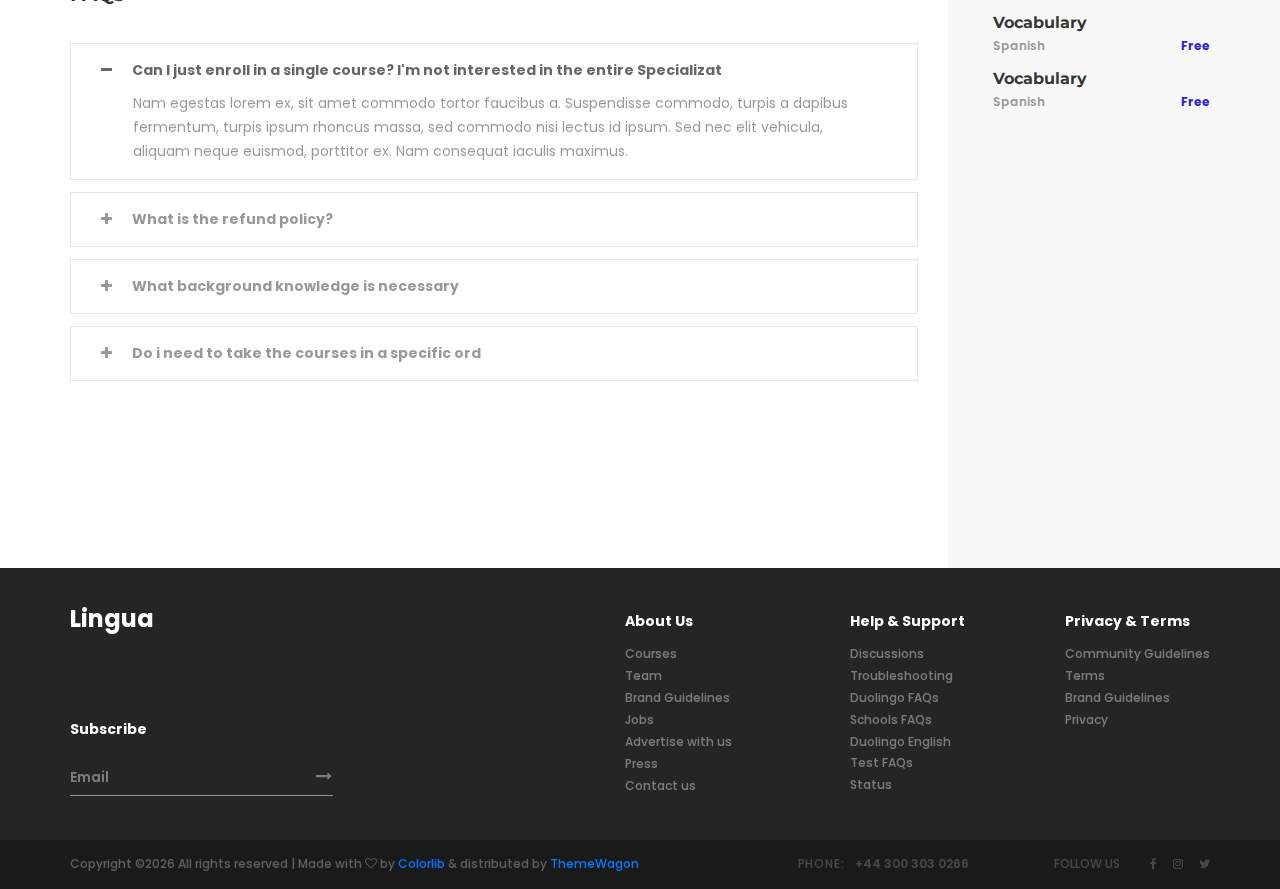
<file: course.html>
<!DOCTYPE html>
<html lang="en">
<head>
<title>Course</title>
<meta charset="utf-8">
<meta http-equiv="X-UA-Compatible" content="IE=edge">
<meta name="description" content="Lingua project">
<meta name="viewport" content="width=device-width, initial-scale=1">
<link rel="stylesheet" type="text/css" href="styles/bootstrap4/bootstrap.min.css">
<link href="plugins/font-awesome-4.7.0/css/font-awesome.min.css" rel="stylesheet" type="text/css">
<link rel="stylesheet" type="text/css" href="plugins/OwlCarousel2-2.2.1/owl.carousel.css">
<link rel="stylesheet" type="text/css" href="plugins/OwlCarousel2-2.2.1/owl.theme.default.css">
<link rel="stylesheet" type="text/css" href="plugins/OwlCarousel2-2.2.1/animate.css">
<link rel="stylesheet" type="text/css" href="styles/course.css">
<link rel="stylesheet" type="text/css" href="styles/course_responsive.css">
</head>
<body>

<div class="super_container">

	<!-- Header -->

	<header class="header">
			
		<!-- Top Bar -->
		<div class="top_bar">
			<div class="top_bar_container">
				<div class="container">
					<div class="row">
						<div class="col">
							<div class="top_bar_content d-flex flex-row align-items-center justify-content-start">
								<div class="top_bar_phone"><span class="top_bar_title">phone:</span>+44 300 303 0266</div>
								<div class="top_bar_right ml-auto">

									<!-- Language -->
									<div class="top_bar_lang">
										<span class="top_bar_title">site language:</span>
										<ul class="lang_list">
											<li class="hassubs">
												<a href="#">English<i class="fa fa-angle-down" aria-hidden="true"></i></a>
												<ul>
													<li><a href="#">Ukrainian</a></li>
													<li><a href="#">Japanese</a></li>
													<li><a href="#">Lithuanian</a></li>
													<li><a href="#">Swedish</a></li>
													<li><a href="#">Italian</a></li>
												</ul>
											</li>
										</ul>
									</div>

									<!-- Social -->
									<div class="top_bar_social">
										<span class="top_bar_title social_title">follow us</span>
										<ul>
											<li><a href="#"><i class="fa fa-facebook" aria-hidden="true"></i></a></li>
											<li><a href="#"><i class="fa fa-instagram" aria-hidden="true"></i></a></li>
											<li><a href="#"><i class="fa fa-twitter" aria-hidden="true"></i></a></li>
										</ul>
									</div>
								</div>
							</div>
						</div>
					</div>
				</div>
			</div>				
		</div>

		<!-- Header Content -->
		<div class="header_container">
			<div class="container">
				<div class="row">
					<div class="col">
						<div class="header_content d-flex flex-row align-items-center justify-content-start">
							<div class="logo_container mr-auto">
								<a href="#">
									<div class="logo_text">Lingua</div>
								</a>
							</div>
							<nav class="main_nav_contaner">
								<ul class="main_nav">
									<li><a href="index.html">Home</a></li>
									<li class="active"><a href="courses.html">Courses</a></li>
									<li><a href="instructors.html">Instructors</a></li>
									<li><a href="#">Events</a></li>
									<li><a href="blog.html">Blog</a></li>
									<li><a href="contact.html">Contact</a></li>
								</ul>
							</nav>
							<div class="header_content_right ml-auto text-right">
								<div class="header_search">
									<div class="search_form_container">
										<form action="#" id="search_form" class="search_form trans_400">
											<input type="search" class="header_search_input trans_400" placeholder="Type for Search" required="required">
											<div class="search_button">
												<i class="fa fa-search" aria-hidden="true"></i>
											</div>
										</form>
									</div>
								</div>

								<!-- Hamburger -->

								<div class="user"><a href="#"><i class="fa fa-user" aria-hidden="true"></i></a></div>
								<div class="hamburger menu_mm">
									<i class="fa fa-bars menu_mm" aria-hidden="true"></i>
								</div>
							</div>

						</div>
					</div>
				</div>
			</div>
		</div>

	</header>

	<!-- Menu -->

	<div class="menu d-flex flex-column align-items-end justify-content-start text-right menu_mm trans_400">
		<div class="menu_close_container"><div class="menu_close"><div></div><div></div></div></div>
		<div class="search">
			<form action="#" class="header_search_form menu_mm">
				<input type="search" class="search_input menu_mm" placeholder="Search" required="required">
				<button class="header_search_button d-flex flex-column align-items-center justify-content-center menu_mm">
					<i class="fa fa-search menu_mm" aria-hidden="true"></i>
				</button>
			</form>
		</div>
		<nav class="menu_nav">
			<ul class="menu_mm">
				<li class="menu_mm"><a href="index.html">Home</a></li>
				<li class="menu_mm"><a href="courses.html">Courses</a></li>
				<li class="menu_mm"><a href="instructors.html">Instructors</a></li>
				<li class="menu_mm"><a href="#">Events</a></li>
				<li class="menu_mm"><a href="blog.html">Blog</a></li>
				<li class="menu_mm"><a href="contact.html">Contact</a></li>
			</ul>
		</nav>
		<div class="menu_extra">
			<div class="menu_phone"><span class="menu_title">phone:</span>+44 300 303 0266</div>
			<div class="menu_social">
				<span class="menu_title">follow us</span>
				<ul>
					<li><a href="#"><i class="fa fa-facebook" aria-hidden="true"></i></a></li>
					<li><a href="#"><i class="fa fa-instagram" aria-hidden="true"></i></a></li>
					<li><a href="#"><i class="fa fa-twitter" aria-hidden="true"></i></a></li>
				</ul>
			</div>
		</div>
	</div>
	
	<!-- Home -->

	<div class="home">
		<div class="breadcrumbs_container">
			<div class="container">
				<div class="row">
					<div class="col">
						<ul class="breadcrumbs_list d-flex flex-row align-items-center justify-content-start">
							<li><a href="index.html">home</a></li>
							<li><a href="courses.html">courses</a></li>
							<li><a href="courses.html">spanish</a></li>
							<li>vocabulary</li>
						</ul>
					</div>
				</div>
			</div>
		</div>
	</div>

	<!-- Intro -->

	<div class="intro">
		<div class="intro_background parallax-window" data-parallax="scroll" data-image-src="images/intro.jpg" data-speed="0.8"></div>
		<div class="container">
			<div class="row">
				<div class="col">
					<div class="intro_container d-flex flex-column align-items-start justify-content-end">
						<div class="intro_content">
							<div class="intro_price">Free</div>
							<div class="rating_r rating_r_4 intro_rating"><i></i><i></i><i></i><i></i><i></i></div>
							<div class="intro_title">Vocabulary. Part 1</div>
							<div class="intro_meta">
								<div class="intro_image"><img src="images/intro_user.jpg" alt=""></div>
								<div class="intro_instructors"><a href="instructors.html">Sarah Parker</a> and <span><a href="instructors.html">5 other instructors</a></span></div>
							</div>
						</div>
					</div>
				</div>
			</div>
		</div>		
	</div>

	<!-- Course -->

	<div class="course">
		<div class="course_top"></div>
		<div class="container">
			<div class="row row-lg-eq-height">

				<!-- Panels -->
				<div class="col-lg-9">
					<div class="tab_panels">

						<!-- Tabs -->
						<div class="course_tabs_container">
							<div class="container">
								<div class="row">
									<div class="col-lg-9">
										<div class="tabs d-flex flex-row align-items-center justify-content-start">
											<div class="tab active">description</div>
											<div class="tab">curriculum</div>
											<div class="tab">reviews</div>
											<div class="tab">members</div>
										</div>
									</div>
								</div>
							</div>		
						</div>

						<!-- Description -->
						<div class="tab_panel description active">
							<div class="panel_title">About this course</div>
							<div class="panel_text">
								<p>Nam egestas lorem ex, sit amet commodo tortor faucibus a. Suspendisse commodo, turpis a dapibus fermentum, turpis ipsum rhoncus massa, sed commodo nisi lectus id ipsum. Sed nec elit vehicula, aliquam neque euismod, porttitor ex. Nam consequat iaculis maximus. Suspendisse potenti. In rutrum justo et diam egestas luctus. Mauris eu neque eget odio suscipit eleifend. Sed imperdiet ante quis felis tempor hendrerit. Curabitur eget fermentum ipsum. Sed efficitur eget velit eu vulputate. Duis tincidunt quam in erat dignissim consequat. Praesent tempus leo eu nisl fringilla interdum. Maecenas rutrum libero eget lacus bibendum tristique. Curabitur at felis lobortis, mollis ante ut, tempus elit. Morbi justo nisi, posuere sed augue id, iaculis tincidunt mi. Pellentesque sed dolor sed dui congue tempus a et felis.</p>
							</div>
							
							<!-- Instructors -->
							<div class="instructors">
								<div class="panel_title">All instructors</div>
								<div class="row instructors_row">

									<!-- Instructor -->
									<div class="col-lg-4 col-md-6">
										<div class="instructor d-flex flex-row align-items-center justify-content-start">
											<div class="instructor_image"><div><img src="images/instructor_4.jpg" alt=""></div></div>
											<div class="instructor_content">
												<div class="instructor_name"><a href="instructors.html">Sarah Parker</a></div>
												<div class="instructor_title">Teacher</div>
											</div>
										</div>
									</div>

									<!-- Instructor -->
									<div class="col-lg-4 col-md-6">
										<div class="instructor d-flex flex-row align-items-center justify-content-start">
											<div class="instructor_image"><div><img src="images/instructor_5.jpg" alt=""></div></div>
											<div class="instructor_content">
												<div class="instructor_name"><a href="instructors.html">Sarah Parker</a></div>
												<div class="instructor_title">Teacher</div>
											</div>
										</div>
									</div>

									<!-- Instructor -->
									<div class="col-lg-4 col-md-6">
										<div class="instructor d-flex flex-row align-items-center justify-content-start">
											<div class="instructor_image"><div><img src="images/instructor_6.jpg" alt=""></div></div>
											<div class="instructor_content">
												<div class="instructor_name"><a href="instructors.html">Sarah Parker</a></div>
												<div class="instructor_title">Teacher</div>
											</div>
										</div>
									</div>

									<!-- Instructor -->
									<div class="col-lg-4 col-md-6">
										<div class="instructor d-flex flex-row align-items-center justify-content-start">
											<div class="instructor_image"><div><img src="images/instructor_7.jpg" alt=""></div></div>
											<div class="instructor_content">
												<div class="instructor_name"><a href="instructors.html">Sarah Parker</a></div>
												<div class="instructor_title">Teacher</div>
											</div>
										</div>
									</div>

									<!-- Instructor -->
									<div class="col-lg-4 col-md-6">
										<div class="instructor d-flex flex-row align-items-center justify-content-start">
											<div class="instructor_image"><div><img src="images/instructor_8.jpg" alt=""></div></div>
											<div class="instructor_content">
												<div class="instructor_name"><a href="instructors.html">Sarah Parker</a></div>
												<div class="instructor_title">Teacher</div>
											</div>
										</div>
									</div>

									<!-- Instructor -->
									<div class="col-lg-4 col-md-6">
										<div class="instructor d-flex flex-row align-items-center justify-content-start">
											<div class="instructor_image"><div><img src="images/instructor_9.jpg" alt=""></div></div>
											<div class="instructor_content">
												<div class="instructor_name"><a href="instructors.html">Sarah Parker</a></div>
												<div class="instructor_title">Teacher</div>
											</div>
										</div>
									</div>

								</div>
							</div>

							<!-- FAQs -->
							<div class="faqs">
								<div class="panel_title">FAQs</div>
								<div class="accordions">
												
									<div class="elements_accordions">

										<div class="accordion_container">
											<div class="accordion d-flex flex-row align-items-center active"><div>Can I just enroll in a single course? I'm not interested in the entire Specializat</div></div>
											<div class="accordion_panel">
												<p>Nam egestas lorem ex, sit amet commodo tortor faucibus a. Suspendisse commodo, turpis a dapibus fermentum, turpis ipsum rhoncus massa, sed commodo nisi lectus id ipsum. Sed nec elit vehicula, aliquam neque euismod, porttitor ex. Nam consequat iaculis maximus.</p>
											</div>
										</div>

										<div class="accordion_container">
											<div class="accordion d-flex flex-row align-items-center"><div>What is the refund policy?</div></div>
											<div class="accordion_panel">
												<p>Nam egestas lorem ex, sit amet commodo tortor faucibus a. Suspendisse commodo, turpis a dapibus fermentum, turpis ipsum rhoncus massa, sed commodo nisi lectus id ipsum. Sed nec elit vehicula, aliquam neque euismod, porttitor ex. Nam consequat iaculis maximus.</p>
											</div>
										</div>

										<div class="accordion_container">
											<div class="accordion d-flex flex-row align-items-center"><div>What background knowledge is necessary</div></div>
											<div class="accordion_panel">
												<p>Nam egestas lorem ex, sit amet commodo tortor faucibus a. Suspendisse commodo, turpis a dapibus fermentum, turpis ipsum rhoncus massa, sed commodo nisi lectus id ipsum. Sed nec elit vehicula, aliquam neque euismod, porttitor ex. Nam consequat iaculis maximus.</p>
											</div>
										</div>

										<div class="accordion_container">
											<div class="accordion d-flex flex-row align-items-center"><div>Do i need to take the courses in a specific ord</div></div>
											<div class="accordion_panel">
												<p>Nam egestas lorem ex, sit amet commodo tortor faucibus a. Suspendisse commodo, turpis a dapibus fermentum, turpis ipsum rhoncus massa, sed commodo nisi lectus id ipsum. Sed nec elit vehicula, aliquam neque euismod, porttitor ex. Nam consequat iaculis maximus.</p>
											</div>
										</div>

									</div>

								</div>
							</div>
						</div>

						<!-- Curriculum -->
						<div class="tab_panel curriculum">
							<div class="panel_title">Syllabus</div>
							<div class="panel_text">
								<p>Nam egestas lorem ex, sit amet commodo tortor faucibus a. Suspendisse commodo, turpis a dapibus fermentum, turpis ipsum rhoncus massa, sed commodo nisi lectus id ipsum. Sed nec elit vehicula, aliquam neque euismod, porttitor ex. Nam consequat iaculis maximus. Suspendisse potenti. In rutrum justo et diam egestas luctus. Mauris eu neque eget odio suscipit eleifend. Sed imperdiet ante quis felis tempor hendrerit. Curabitur eget fermentum ipsum. Sed efficitur eget velit eu vulputate. Duis tincidunt quam in erat dignissim consequat. Praesent tempus leo eu nisl fringilla interdum. Maecenas rutrum libero eget lacus bibendum tristique. Curabitur at felis lobortis, mollis ante ut, tempus elit. Morbi justo nisi, posuere sed augue id, iaculis tincidunt mi. Pellentesque sed dolor sed dui congue tempus a et felis.</p>
							</div>
							<div class="curriculum_items">
								<div class="cur_item">
									<div class="cur_title_container d-flex flex-row align-items-start justify-content-start">
										<div class="cur_title">Week 1</div>
										<div class="cur_num ml-auto">0/4</div>
									</div>
									<div class="cur_item_content">
										<div class="cur_item_title">Beginners Level</div>
										<div class="cur_item_text">
											<p>Nam egestas lorem ex, sit amet commodo tortor faucibus a. Suspendisse commodo, turpis a dapibus fermentum, turpis ipsum rhoncus massa, sed commodo nisi lectus id ipsum.</p>
										</div>
										<div class="cur_contents">
											<ul>
												<li>
													<i class="fa fa-folder" aria-hidden="true"></i><span>1 video, 1 audio, 1 reading</span>
													<ul>
														<li class="d-flex flex-row align-items-center justify-content-start">
															<i class="fa fa-video-camera" aria-hidden="true"></i><span>Video: <a href="#">Greetings and Introductions</a></span>
															<div class="cur_time ml-auto"><i class="fa fa-clock-o" aria-hidden="true"></i><span>15 minutes</span></div>
														</li>
														<li class="d-flex flex-row align-items-center justify-content-start">
															<i class="fa fa-file" aria-hidden="true"></i><span>Reading: <a href="#">Word Types</a></span>
															<div class="cur_time ml-auto"><i class="fa fa-clock-o" aria-hidden="true"></i><span>15 minutes</span></div>
														</li>
														<li class="d-flex flex-row align-items-center justify-content-start">
															<i class="fa fa-volume-up" aria-hidden="true"></i><span>Audio: <a href="#">Listening Exercise</a></span>
															<div class="cur_time ml-auto"><i class="fa fa-clock-o" aria-hidden="true"></i><span>15 minutes</span></div>
														</li>
													</ul>
												</li>
												<li class="d-flex flex-row align-items-center justify-content-start">
													<i class="fa fa-graduation-cap" aria-hidden="true"></i><span>Graded: Cumulative Language Quiz</span>
													<div class="cur_time ml-auto"><span>3 Questions</span></div>
												</li>
											</ul>
										</div>
									</div>
								</div>
								<div class="cur_item">
									<div class="cur_title_container d-flex flex-row align-items-start justify-content-start">
										<div class="cur_title">Week 2</div>
										<div class="cur_num ml-auto">0/5</div>
									</div>
									<div class="cur_item_content">
										<div class="cur_item_title">Intermediate Level</div>
										<div class="cur_item_text">
											<p>Nam egestas lorem ex, sit amet commodo tortor faucibus a. Suspendisse commodo, turpis a dapibus fermentum, turpis ipsum rhoncus massa, sed commodo nisi lectus id ipsum.</p>
										</div>
										<div class="cur_contents">
											<ul>
												<li>
													<i class="fa fa-folder" aria-hidden="true"></i><span>1 video, 1 audio, 1 reading</span>
													<ul>
														<li class="d-flex flex-row align-items-center justify-content-start">
															<i class="fa fa-video-camera" aria-hidden="true"></i><span>Video: <a href="#">Greetings and Introductions</a></span>
															<div class="cur_time ml-auto"><i class="fa fa-clock-o" aria-hidden="true"></i><span>15 minutes</span></div>
														</li>
														<li class="d-flex flex-row align-items-center justify-content-start">
															<i class="fa fa-file" aria-hidden="true"></i><span>Reading: <a href="#">Word Types</a></span>
															<div class="cur_time ml-auto"><i class="fa fa-clock-o" aria-hidden="true"></i><span>15 minutes</span></div>
														</li>
														<li class="d-flex flex-row align-items-center justify-content-start">
															<i class="fa fa-volume-up" aria-hidden="true"></i><span>Audio: <a href="#">Listening Exercise</a></span>
															<div class="cur_time ml-auto"><i class="fa fa-clock-o" aria-hidden="true"></i><span>15 minutes</span></div>
														</li>
													</ul>
												</li>
												<li class="d-flex flex-row align-items-center justify-content-start">
													<i class="fa fa-graduation-cap" aria-hidden="true"></i><span>Graded: Cumulative Language Quiz</span>
													<div class="cur_time ml-auto"><span>3 Questions</span></div>
												</li>
											</ul>
										</div>
									</div>
								</div>
							</div>
						</div>

						<!-- Reviews -->
						<div class="tab_panel reviews">
							<div class="panel_title">Reviews</div>
							<div class="panel_text">
								<p>Lorem ipsum dolor sit amet, te eros consulatu pro, quem labores petentium no sea, atqui posidonium interpretaris pri eu. At soleat maiorum platonem vix, no mei case fierent. Primis quidam ancillae te mei.</p>
							</div>
							<div class="cur_ratings_container clearfix">
								<div class="cur_rating d-flex flex-column align-items-center justify-content-center">
									<div class="cur_rating_num">4,5</div>
									<div class="rating_r rating_r_4 cur_stars"><i></i><i></i><i></i><i></i><i></i></div>
									<div class="cur_rating_text">Rated 5 out of 3 Ratings</div>
								</div>
								<div class="cur_rating_progress d-flex flex-column align-items-center justify-content-center">
									<div class="cur_progress d-flex flex-row align-items-center justify-content-between">
										<span>5 stars</span>
										<div id="cur_pbar_1" class="cur_pbar" data-perc="0.80"></div>
									</div>
									<div class="cur_progress d-flex flex-row align-items-center justify-content-between">
										<span>5 stars</span>
										<div id="cur_pbar_2" class="cur_pbar" data-perc="0.20"></div>
									</div>
									<div class="cur_progress d-flex flex-row align-items-center justify-content-between">
										<span>5 stars</span>
										<div id="cur_pbar_3" class="cur_pbar" data-perc="0.0"></div>
									</div>
									<div class="cur_progress d-flex flex-row align-items-center justify-content-between">
										<span>5 stars</span>
										<div id="cur_pbar_4" class="cur_pbar" data-perc="0.0"></div>
									</div>
									<div class="cur_progress d-flex flex-row align-items-center justify-content-between">
										<span>5 stars</span>
										<div id="cur_pbar_5" class="cur_pbar" data-perc="0.0"></div>
									</div>
								</div>
							</div>

							<div class="cur_reviews">

								<!-- Review -->
								<div class="review">
									<div class="review_title_container d-flex flex-row align-items-start justify-content-start">
										<div class="review_title d-flex flex-row align-items-center justify-content-center">
											<div class="review_author_image"><div><img src="images/review_1.jpg" alt=""></div></div>
											<div class="review_author">
												<div class="review_author_name"><a href="#">Sarah Parker</a></div>
												<div class="review_date">Sep 29, 2017 at 9:48 am</div>
											</div>
										</div>
										<div class="review_stars ml-auto"><div class="rating_r rating_r_4 review_rating"><i></i><i></i><i></i><i></i><i></i></div></div>
									</div>
									<div class="review_text">
										<p>Nam egestas lorem ex, sit amet commodo tortor faucibus a. Suspendisse commodo, turpis a dapibus fermentum, turpis ipsum rhoncus massa, sed commodo nisi lectus id ipsum. Sed nec elit vehicula.</p>
									</div>
								</div>

								<!-- Review -->
								<div class="review">
									<div class="review_title_container d-flex flex-row align-items-start justify-content-start">
										<div class="review_title d-flex flex-row align-items-center justify-content-center">
											<div class="review_author_image"><div><i class="fa fa-user" aria-hidden="true"></i></div></div>
											<div class="review_author">
												<div class="review_author_name"><a href="#">Sarah Parker</a></div>
												<div class="review_date">Sep 29, 2017 at 9:48 am</div>
											</div>
										</div>
										<div class="review_stars ml-auto"><div class="rating_r rating_r_4 review_rating"><i></i><i></i><i></i><i></i><i></i></div></div>
									</div>
									<div class="review_text">
										<p>Nam egestas lorem ex, sit amet commodo tortor faucibus a. Suspendisse commodo, turpis a dapibus fermentum, turpis ipsum rhoncus massa, sed commodo nisi lectus id ipsum. Sed nec elit vehicula.</p>
									</div>
								</div>

								<!-- Review -->
								<div class="review">
									<div class="review_title_container d-flex flex-row align-items-start justify-content-start">
										<div class="review_title d-flex flex-row align-items-center justify-content-center">
											<div class="review_author_image"><div><i class="fa fa-user" aria-hidden="true"></i></div></div>
											<div class="review_author">
												<div class="review_author_name"><a href="#">Sarah Parker</a></div>
												<div class="review_date">Sep 29, 2017 at 9:48 am</div>
											</div>
										</div>
										<div class="review_stars ml-auto"><div class="rating_r rating_r_4 review_rating"><i></i><i></i><i></i><i></i><i></i></div></div>
									</div>
									<div class="review_text">
										<p>Nam egestas lorem ex, sit amet commodo tortor faucibus a. Suspendisse commodo, turpis a dapibus fermentum, turpis ipsum rhoncus massa, sed commodo nisi lectus id ipsum. Sed nec elit vehicula.</p>
									</div>
								</div>

							</div>
						</div>

						<!-- Members -->
						<div class="tab_panel members">
							<div class="panel_title">Members</div>
							<div class="panel_text">
								<p>Lorem ipsum dolor sit amet, te eros consulatu pro, quem labores petentium no sea, atqui posidonium interpretaris pri eu. At soleat maiorum platonem vix, no mei case fierent. Primis quidam ancillae te mei.</p>
							</div>
							<div class="members_list d-flex flex-row flex-wrap align-items-start justify-content-start">

								<!-- Member -->
								<div class="member">
									<div class="member_image"><img src="images/member_1.jpg" alt=""></div>
									<div class="member_title"><a href="#">Sarah Parker</a></div>
								</div>

								<!-- Member -->
								<div class="member">
									<div class="member_image"><img src="images/member_0.jpg" alt=""></div>
									<div class="member_title"><a href="#">Sarah Parker</a></div>
								</div>

								<!-- Member -->
								<div class="member">
									<div class="member_image"><img src="images/member_0.jpg" alt=""></div>
									<div class="member_title"><a href="#">Sarah Parker</a></div>
								</div>

								<!-- Member -->
								<div class="member">
									<div class="member_image"><img src="images/member_2.jpg" alt=""></div>
									<div class="member_title"><a href="#">Sarah Parker</a></div>
								</div>

								<!-- Member -->
								<div class="member">
									<div class="member_image"><img src="images/member_3.jpg" alt=""></div>
									<div class="member_title"><a href="#">Sarah Parker</a></div>
								</div>

								<!-- Member -->
								<div class="member">
									<div class="member_image"><img src="images/member_4.jpg" alt=""></div>
									<div class="member_title"><a href="#">Sarah Parker</a></div>
								</div>

								<!-- Member -->
								<div class="member">
									<div class="member_image"><img src="images/member_0.jpg" alt=""></div>
									<div class="member_title"><a href="#">Sarah Parker</a></div>
								</div>

								<!-- Member -->
								<div class="member">
									<div class="member_image"><img src="images/member_5.jpg" alt=""></div>
									<div class="member_title"><a href="#">Sarah Parker</a></div>
								</div>

								<!-- Member -->
								<div class="member">
									<div class="member_image"><img src="images/member_6.jpg" alt=""></div>
									<div class="member_title"><a href="#">Sarah Parker</a></div>
								</div>

								<!-- Member -->
								<div class="member">
									<div class="member_image"><img src="images/member_0.jpg" alt=""></div>
									<div class="member_title"><a href="#">Sarah Parker</a></div>
								</div>

								<!-- Member -->
								<div class="member">
									<div class="member_image"><img src="images/member_7.jpg" alt=""></div>
									<div class="member_title"><a href="#">Sarah Parker</a></div>
								</div>

								<!-- Member -->
								<div class="member">
									<div class="member_image"><img src="images/member_8.jpg" alt=""></div>
									<div class="member_title"><a href="#">Sarah Parker</a></div>
								</div>

								<!-- Member -->
								<div class="member">
									<div class="member_image"><img src="images/member_0.jpg" alt=""></div>
									<div class="member_title"><a href="#">Sarah Parker</a></div>
								</div>

								<!-- Member -->
								<div class="member">
									<div class="member_image"><img src="images/member_9.jpg" alt=""></div>
									<div class="member_title"><a href="#">Sarah Parker</a></div>
								</div>

								<!-- Member -->
								<div class="member">
									<div class="member_image"><img src="images/member_0.jpg" alt=""></div>
									<div class="member_title"><a href="#">Sarah Parker</a></div>
								</div>
							</div>
						</div>
					</div>
				</div>

				<!-- Sidebar -->
				<div class="col-lg-3">
					<div class="sidebar">
						<div class="sidebar_background"></div>
						<div class="sidebar_top"><a href="#">buy course</a></div>
						<div class="sidebar_content">

							<!-- Features -->
							<div class="sidebar_section features">
								<div class="sidebar_title">Course Features</div>
								<div class="features_content">
									<ul class="features_list">

										<!-- Feature -->
										<li class="d-flex flex-row align-items-start justify-content-start">
											<div class="feature_title"><i class="fa fa-clock-o" aria-hidden="true"></i><span>Duration</span></div>
											<div class="feature_text ml-auto">2 weeks</div>
										</li>

										<!-- Feature -->
										<li class="d-flex flex-row align-items-start justify-content-start">
											<div class="feature_title"><i class="fa fa-bell" aria-hidden="true"></i><span>Lectures</span></div>
											<div class="feature_text ml-auto">10</div>
										</li>

										<!-- Feature -->
										<li class="d-flex flex-row align-items-start justify-content-start">
											<div class="feature_title"><i class="fa fa-id-badge" aria-hidden="true"></i><span>Quizzes</span></div>
											<div class="feature_text ml-auto">3</div>
										</li>

										<!-- Feature -->
										<li class="d-flex flex-row align-items-start justify-content-start">
											<div class="feature_title"><i class="fa fa-thumbs-up" aria-hidden="true"></i><span>Pass Percentage</span></div>
											<div class="feature_text ml-auto">60</div>
										</li>

										<!-- Feature -->
										<li class="d-flex flex-row align-items-start justify-content-start">
											<div class="feature_title"><i class="fa fa-thumbs-down" aria-hidden="true"></i><span>Max Retakes</span></div>
											<div class="feature_text ml-auto">5</div>
										</li>
									</ul>
								</div>
							</div>

							<!-- Cert -->
							<div class="sidebar_section cert">
								<div class="sidebar_title">Certification</div>
								<div class="cert_image"><img src="images/cert.jpg" alt=""></div>
							</div>

							<!-- You may like -->
							<div class="sidebar_section like">
								<div class="sidebar_title">You may like</div>
								<div class="like_items">

									<!-- Like Item -->
									<div class="like_item d-flex flex-row align-items-end justify-content-start">
										<div class="like_title_container">
											<div class="like_title">Vocabulary</div>
											<div class="like_subtitle">Spanish</div>
										</div>
										<div class="like_price ml-auto">Free</div>
									</div>
									<!-- Like Item -->
									<div class="like_item d-flex flex-row align-items-end justify-content-start">
										<div class="like_title_container">
											<div class="like_title">Vocabulary</div>
											<div class="like_subtitle">Spanish</div>
										</div>
										<div class="like_price ml-auto">Free</div>
									</div>
									<!-- Like Item -->
									<div class="like_item d-flex flex-row align-items-end justify-content-start">
										<div class="like_title_container">
											<div class="like_title">Vocabulary</div>
											<div class="like_subtitle">Spanish</div>
										</div>
										<div class="like_price ml-auto">Free</div>
									</div>
									<!-- Like Item -->
									<div class="like_item d-flex flex-row align-items-end justify-content-start">
										<div class="like_title_container">
											<div class="like_title">Vocabulary</div>
											<div class="like_subtitle">Spanish</div>
										</div>
										<div class="like_price ml-auto">Free</div>
									</div>
								</div>
							</div>
						</div>
					</div>
				</div>

			</div>
		</div>
	</div>

	<!-- Footer -->

	<footer class="footer">
		<div class="footer_body">
			<div class="container">
				<div class="row">

					<!-- Newsletter -->
					<div class="col-lg-3 footer_col">
						<div class="newsletter_container d-flex flex-column align-items-start justify-content-end">
							<div class="footer_logo mb-auto"><a href="#">Lingua</a></div>
							<div class="footer_title">Subscribe</div>
							<form action="#" id="newsletter_form" class="newsletter_form">
								<input type="email" class="newsletter_input" placeholder="Email" required="required">
								<button class="newsletter_button"><i class="fa fa-long-arrow-right" aria-hidden="true"></i></button>
							</form>
						</div>
					</div>

					<!-- About -->
					<div class="col-lg-2 offset-lg-3 footer_col">
						<div>
							<div class="footer_title">About Us</div>
							<ul class="footer_list">
								<li><a href="#">Courses</a></li>
								<li><a href="#">Team</a></li>
								<li><a href="#">Brand Guidelines</a></li>
								<li><a href="#">Jobs</a></li>
								<li><a href="#">Advertise with us</a></li>
								<li><a href="#">Press</a></li>
								<li><a href="#">Contact us</a></li>
							</ul>
						</div>
					</div>

					<!-- Help & Support -->
					<div class="col-lg-2 footer_col">
						<div class="footer_title">Help & Support</div>
						<ul class="footer_list">
							<li><a href="#">Discussions</a></li>
							<li><a href="#">Troubleshooting</a></li>
							<li><a href="#">Duolingo FAQs</a></li>
							<li><a href="#">Schools FAQs</a></li>
							<li><a href="#">Duolingo English Test FAQs</a></li>
							<li><a href="#">Status</a></li>
						</ul>
					</div>

					<!-- Privacy -->
					<div class="col-lg-2 footer_col clearfix">
						<div>
							<div class="footer_title">Privacy & Terms</div>
							<ul class="footer_list">
								<li><a href="#">Community Guidelines</a></li>
								<li><a href="#">Terms</a></li>
								<li><a href="#">Brand Guidelines</a></li>
								<li><a href="#">Privacy</a></li>
							</ul>
						</div>
					</div>

				</div>
			</div>
		</div>
		<div class="copyright">
			<div class="container">
				<div class="row">
					<div class="col">
						<div class="copyright_content d-flex flex-md-row flex-column align-items-md-center align-items-start justify-content-start">
							<div class="cr"><!-- Link back to Colorlib can't be removed. Template is licensed under CC BY 3.0. -->
Copyright &copy;<script>document.write(new Date().getFullYear());</script> All rights reserved | Made with <i class="fa fa-heart-o" aria-hidden="true"></i> by <a href="https://colorlib.com" target="_blank">Colorlib</a> &amp; distributed by <a href="https://themewagon.com" target="_blank">ThemeWagon</a>
<!-- Link back to Colorlib can't be removed. Template is licensed under CC BY 3.0. --></div>
							<div class="cr_right ml-md-auto">
								<div class="footer_phone"><span class="cr_title">phone:</span>+44 300 303 0266</div>
								<div class="footer_social">
									<span class="cr_social_title">follow us</span>
									<ul>
										<li><a href="#"><i class="fa fa-facebook" aria-hidden="true"></i></a></li>
										<li><a href="#"><i class="fa fa-instagram" aria-hidden="true"></i></a></li>
										<li><a href="#"><i class="fa fa-twitter" aria-hidden="true"></i></a></li>
									</ul>
								</div>
							</div>
						</div>
					</div>
				</div>
			</div>
		</div>
	</footer>
</div>

<script src="js/jquery-3.2.1.min.js"></script>
<script src="styles/bootstrap4/popper.js"></script>
<script src="styles/bootstrap4/bootstrap.min.js"></script>
<script src="plugins/OwlCarousel2-2.2.1/owl.carousel.js"></script>
<script src="plugins/easing/easing.js"></script>
<script src="plugins/parallax-js-master/parallax.min.js"></script>
<script src="plugins/progressbar/progressbar.min.js"></script>
<script src="js/course.js"></script>
</body>
</html>
</file>
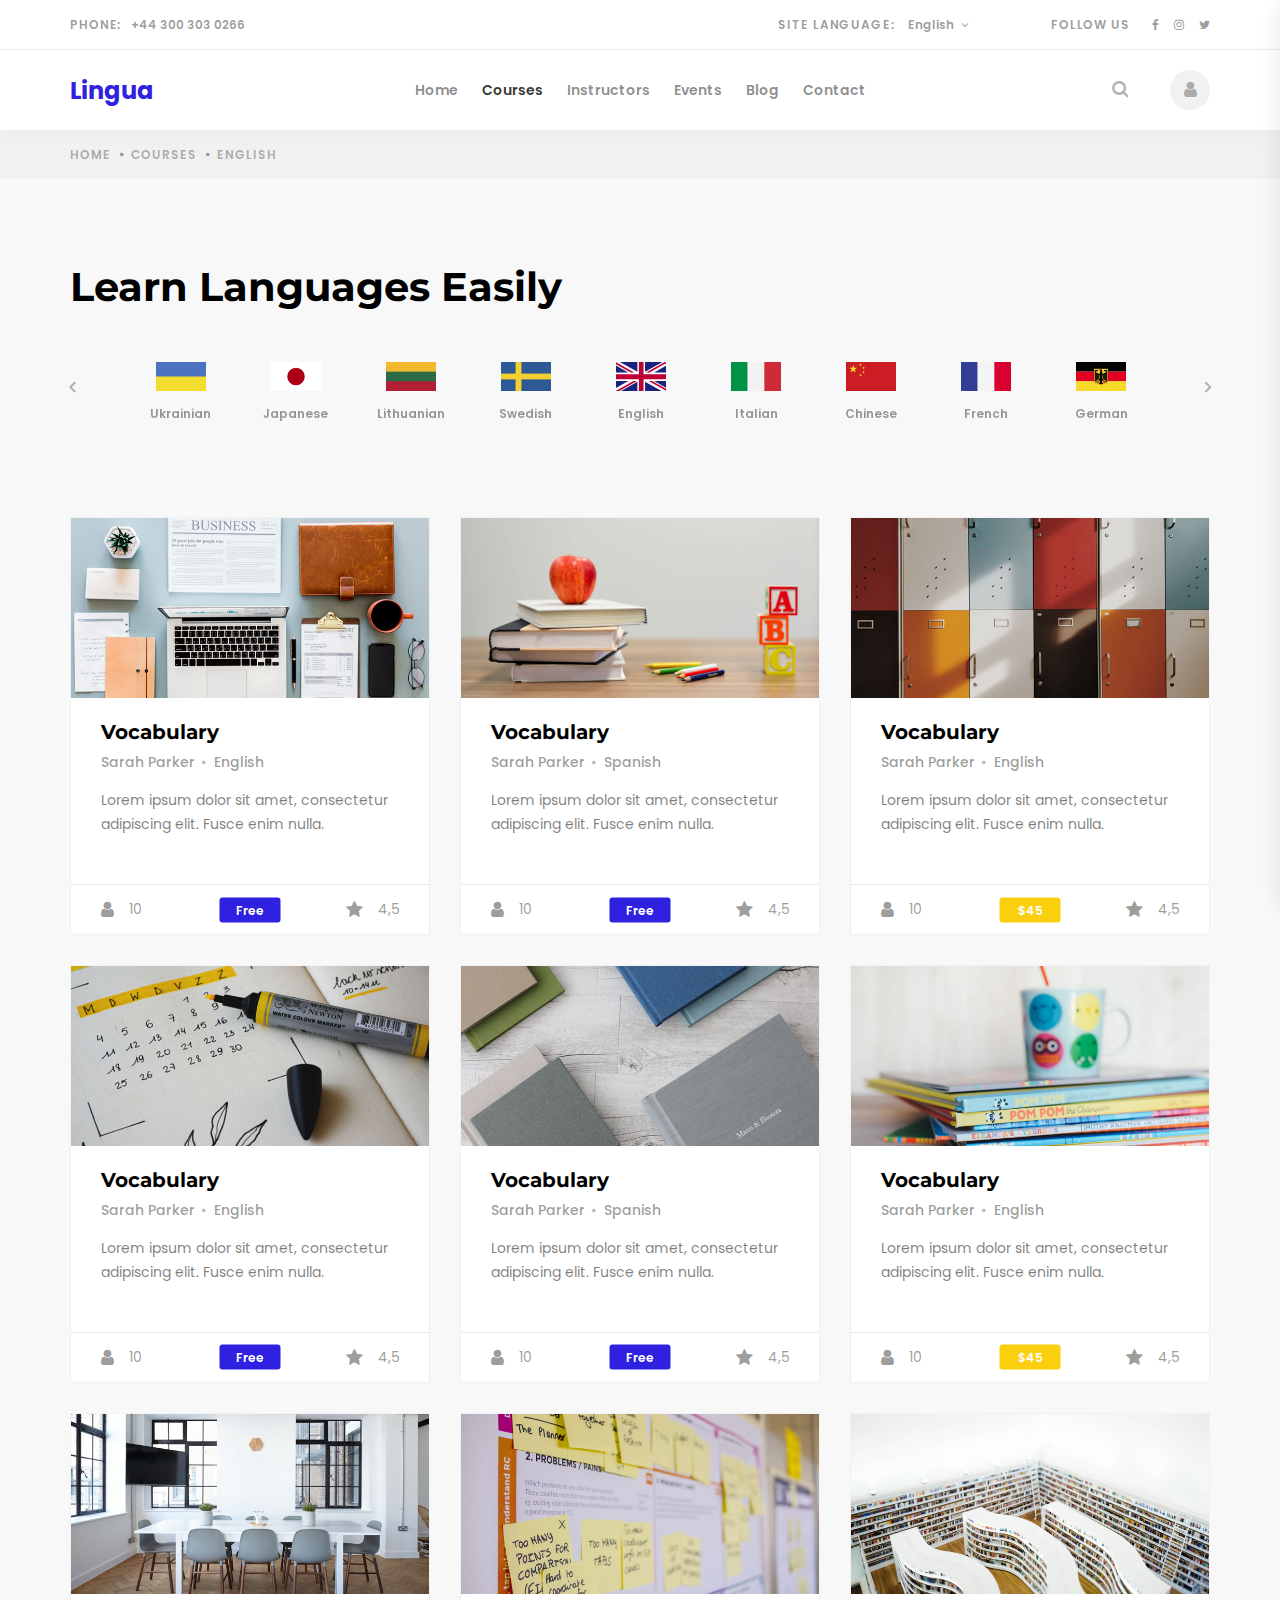
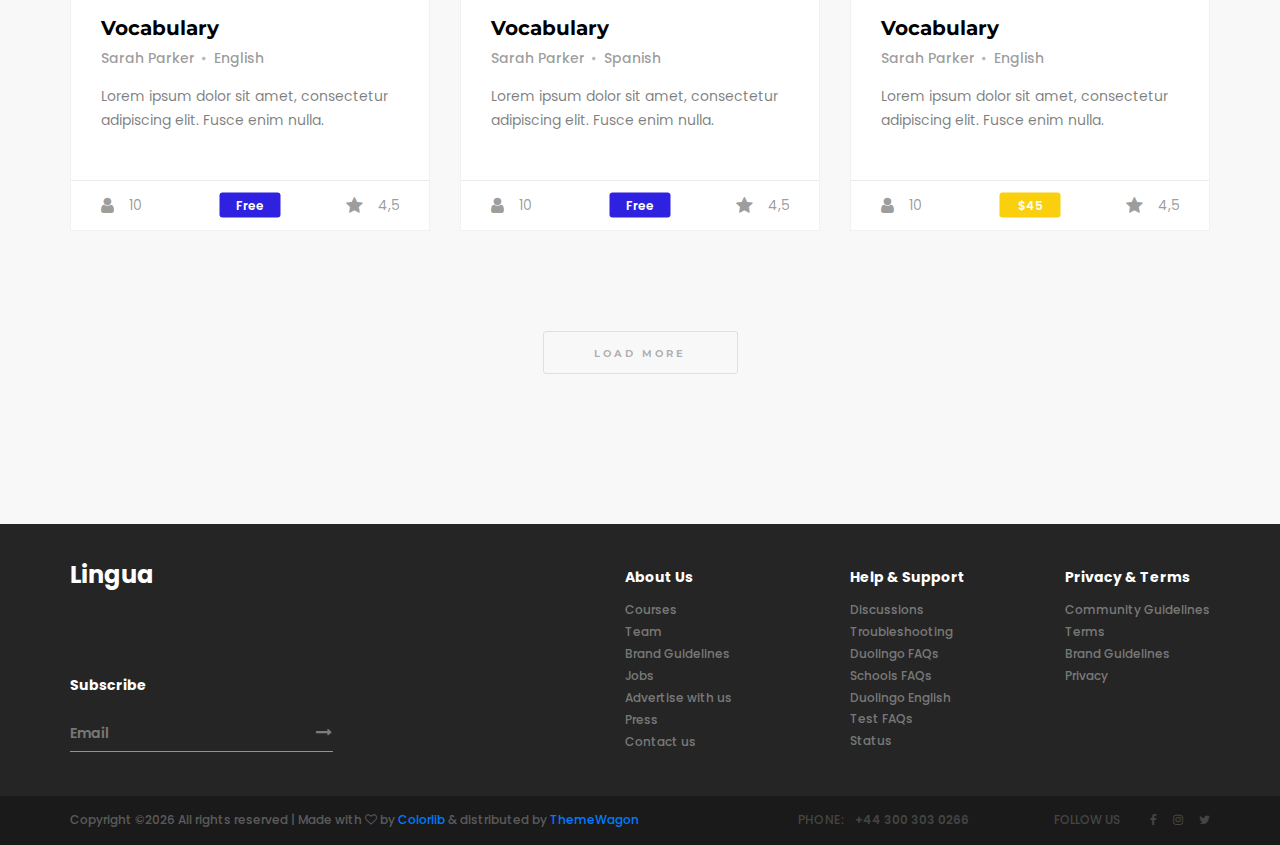
<file: courses.html>
<!DOCTYPE html>
<html lang="en">
<head>
<title>Courses</title>
<meta charset="utf-8">
<meta http-equiv="X-UA-Compatible" content="IE=edge">
<meta name="description" content="Lingua project">
<meta name="viewport" content="width=device-width, initial-scale=1">
<link rel="stylesheet" type="text/css" href="styles/bootstrap4/bootstrap.min.css">
<link href="plugins/font-awesome-4.7.0/css/font-awesome.min.css" rel="stylesheet" type="text/css">
<link rel="stylesheet" type="text/css" href="plugins/OwlCarousel2-2.2.1/owl.carousel.css">
<link rel="stylesheet" type="text/css" href="plugins/OwlCarousel2-2.2.1/owl.theme.default.css">
<link rel="stylesheet" type="text/css" href="plugins/OwlCarousel2-2.2.1/animate.css">
<link rel="stylesheet" type="text/css" href="styles/courses.css">
<link rel="stylesheet" type="text/css" href="styles/courses_responsive.css">
</head>
<body>

<div class="super_container">

	<!-- Header -->

	<header class="header">
			
		<!-- Top Bar -->
		<div class="top_bar">
			<div class="top_bar_container">
				<div class="container">
					<div class="row">
						<div class="col">
							<div class="top_bar_content d-flex flex-row align-items-center justify-content-start">
								<div class="top_bar_phone"><span class="top_bar_title">phone:</span>+44 300 303 0266</div>
								<div class="top_bar_right ml-auto">

									<!-- Language -->
									<div class="top_bar_lang">
										<span class="top_bar_title">site language:</span>
										<ul class="lang_list">
											<li class="hassubs">
												<a href="#">English<i class="fa fa-angle-down" aria-hidden="true"></i></a>
												<ul>
													<li><a href="#">Ukrainian</a></li>
													<li><a href="#">Japanese</a></li>
													<li><a href="#">Lithuanian</a></li>
													<li><a href="#">Swedish</a></li>
													<li><a href="#">Italian</a></li>
												</ul>
											</li>
										</ul>
									</div>

									<!-- Social -->
									<div class="top_bar_social">
										<span class="top_bar_title social_title">follow us</span>
										<ul>
											<li><a href="#"><i class="fa fa-facebook" aria-hidden="true"></i></a></li>
											<li><a href="#"><i class="fa fa-instagram" aria-hidden="true"></i></a></li>
											<li><a href="#"><i class="fa fa-twitter" aria-hidden="true"></i></a></li>
										</ul>
									</div>
								</div>
							</div>
						</div>
					</div>
				</div>
			</div>				
		</div>

		<!-- Header Content -->
		<div class="header_container">
			<div class="container">
				<div class="row">
					<div class="col">
						<div class="header_content d-flex flex-row align-items-center justify-content-start">
							<div class="logo_container mr-auto">
								<a href="#">
									<div class="logo_text">Lingua</div>
								</a>
							</div>
							<nav class="main_nav_contaner">
								<ul class="main_nav">
									<li><a href="index.html">Home</a></li>
									<li class="active"><a href="courses.html">Courses</a></li>
									<li><a href="instructors.html">Instructors</a></li>
									<li><a href="#">Events</a></li>
									<li><a href="blog.html">Blog</a></li>
									<li><a href="contact.html">Contact</a></li>
								</ul>
							</nav>
							<div class="header_content_right ml-auto text-right">
								<div class="header_search">
									<div class="search_form_container">
										<form action="#" id="search_form" class="search_form trans_400">
											<input type="search" class="header_search_input trans_400" placeholder="Type for Search" required="required">
											<div class="search_button">
												<i class="fa fa-search" aria-hidden="true"></i>
											</div>
										</form>
									</div>
								</div>

								<!-- Hamburger -->

								<div class="user"><a href="#"><i class="fa fa-user" aria-hidden="true"></i></a></div>
								<div class="hamburger menu_mm">
									<i class="fa fa-bars menu_mm" aria-hidden="true"></i>
								</div>
							</div>

						</div>
					</div>
				</div>
			</div>
		</div>

	</header>

	<!-- Menu -->

	<div class="menu d-flex flex-column align-items-end justify-content-start text-right menu_mm trans_400">
		<div class="menu_close_container"><div class="menu_close"><div></div><div></div></div></div>
		<div class="search">
			<form action="#" class="header_search_form menu_mm">
				<input type="search" class="search_input menu_mm" placeholder="Search" required="required">
				<button class="header_search_button d-flex flex-column align-items-center justify-content-center menu_mm">
					<i class="fa fa-search menu_mm" aria-hidden="true"></i>
				</button>
			</form>
		</div>
		<nav class="menu_nav">
			<ul class="menu_mm">
				<li class="menu_mm"><a href="index.html">Home</a></li>
				<li class="menu_mm"><a href="courses.html">Courses</a></li>
				<li class="menu_mm"><a href="instructors.html">Instructors</a></li>
				<li class="menu_mm"><a href="#">Events</a></li>
				<li class="menu_mm"><a href="blog.html">Blog</a></li>
				<li class="menu_mm"><a href="contact.html">Contact</a></li>
			</ul>
		</nav>
		<div class="menu_extra">
			<div class="menu_phone"><span class="menu_title">phone:</span>+44 300 303 0266</div>
			<div class="menu_social">
				<span class="menu_title">follow us</span>
				<ul>
					<li><a href="#"><i class="fa fa-facebook" aria-hidden="true"></i></a></li>
					<li><a href="#"><i class="fa fa-instagram" aria-hidden="true"></i></a></li>
					<li><a href="#"><i class="fa fa-twitter" aria-hidden="true"></i></a></li>
				</ul>
			</div>
		</div>
	</div>
	
	<!-- Home -->

	<div class="home">
		<div class="breadcrumbs_container">
			<div class="container">
				<div class="row">
					<div class="col">
						<ul class="breadcrumbs_list d-flex flex-row align-items-center justify-content-start">
							<li><a href="index.html">home</a></li>
							<li><a href="courses.html">courses</a></li>
							<li>english</li>
						</ul>
					</div>
				</div>
			</div>
		</div>
	</div>

	<!-- Language -->

	<div class="language">
		<div class="container">
			<div class="row">
				<div class="col">
					<div class="language_title">Learn Languages Easily</div>
				</div>
			</div>
			<div class="row">
				<div class="col">
					<div class="language_slider_container">
						
						<!-- Language Slider -->

						<div class="owl-carousel owl-theme language_slider">

							<!-- Flag -->
							<div class="owl-item language_item">
								<a href="#">
									<div class="flag"><img src="images/Ukrainian.svg" alt=""></div>
									<div class="lang_name">Ukrainian</div>
								</a>
							</div>

							<!-- Flag -->
							<div class="owl-item language_item">
								<a href="#">
									<div class="flag"><img src="images/Japanese.svg" alt=""></div>
									<div class="lang_name">Japanese</div>
								</a>
							</div>

							<!-- Flag -->
							<div class="owl-item language_item">
								<a href="#">
									<div class="flag"><img src="images/Lithuanian.svg" alt=""></div>
									<div class="lang_name">Lithuanian</div>
								</a>
							</div>

							<!-- Flag -->
							<div class="owl-item language_item">
								<a href="#">
									<div class="flag"><img src="images/Swedish.svg" alt=""></div>
									<div class="lang_name">Swedish</div>
								</a>
							</div>

							<!-- Flag -->
							<div class="owl-item language_item">
								<a href="#">
									<div class="flag"><img src="images/English.svg" alt=""></div>
									<div class="lang_name">English</div>
								</a>
							</div>

							<!-- Flag -->
							<div class="owl-item language_item">
								<a href="#">
									<div class="flag"><img src="images/Italian.svg" alt=""></div>
									<div class="lang_name">Italian</div>
								</a>
							</div>

							<!-- Flag -->
							<div class="owl-item language_item">
								<a href="#">
									<div class="flag"><img src="images/Chinese.svg" alt=""></div>
									<div class="lang_name">Chinese</div>
								</a>
							</div>

							<!-- Flag -->
							<div class="owl-item language_item">
								<a href="#">
									<div class="flag"><img src="images/French.svg" alt=""></div>
									<div class="lang_name">French</div>
								</a>
							</div>

							<!-- Flag -->
							<div class="owl-item language_item">
								<a href="#">
									<div class="flag"><img src="images/German.svg" alt=""></div>
									<div class="lang_name">German</div>
								</a>
							</div>

						</div>

						<div class="lang_nav lang_prev"><i class="fa fa-angle-left" aria-hidden="true"></i></div>
						<div class="lang_nav lang_next"><i class="fa fa-angle-right" aria-hidden="true"></i></div>
					</div>
				</div>
			</div>
		</div>
	</div>

	<!-- Courses -->

	<div class="courses">
		<div class="container">
			<div class="row courses_row">

				<!-- Course -->
				<div class="col-lg-4 course_col">
					<div class="course">
						<div class="course_image"><img src="images/course_4.jpg" alt=""></div>
						<div class="course_body">
							<div class="course_title"><a href="course.html">Vocabulary</a></div>
							<div class="course_info">
								<ul>
									<li><a href="instructors.html">Sarah Parker</a></li>
									<li><a href="#">English</a></li>
								</ul>
							</div>
							<div class="course_text">
								<p>Lorem ipsum dolor sit amet, consectetur adipiscing elit. Fusce enim nulla.</p>
							</div>
						</div>
						<div class="course_footer d-flex flex-row align-items-center justify-content-start">
							<div class="course_students"><i class="fa fa-user" aria-hidden="true"></i><span>10</span></div>
							<div class="course_rating ml-auto"><i class="fa fa-star" aria-hidden="true"></i><span>4,5</span></div>
							<div class="course_mark course_free trans_200"><a href="#">Free</a></div>
						</div>
					</div>
				</div>

				<!-- Course -->
				<div class="col-lg-4 course_col">
					<div class="course">
						<div class="course_image"><img src="images/course_5.jpg" alt=""></div>
						<div class="course_body">
							<div class="course_title"><a href="course.html">Vocabulary</a></div>
							<div class="course_info">
								<ul>
									<li><a href="instructors.html">Sarah Parker</a></li>
									<li><a href="#">Spanish</a></li>
								</ul>
							</div>
							<div class="course_text">
								<p>Lorem ipsum dolor sit amet, consectetur adipiscing elit. Fusce enim nulla.</p>
							</div>
						</div>
						<div class="course_footer d-flex flex-row align-items-center justify-content-start">
							<div class="course_students"><i class="fa fa-user" aria-hidden="true"></i><span>10</span></div>
							<div class="course_rating ml-auto"><i class="fa fa-star" aria-hidden="true"></i><span>4,5</span></div>
							<div class="course_mark course_free trans_200"><a href="#">Free</a></div>
						</div>
					</div>
				</div>

				<!-- Course -->
				<div class="col-lg-4 course_col">
					<div class="course">
						<div class="course_image"><img src="images/course_6.jpg" alt=""></div>
						<div class="course_body">
							<div class="course_title"><a href="course.html">Vocabulary</a></div>
							<div class="course_info">
								<ul>
									<li><a href="instructors.html">Sarah Parker</a></li>
									<li><a href="#">English</a></li>
								</ul>
							</div>
							<div class="course_text">
								<p>Lorem ipsum dolor sit amet, consectetur adipiscing elit. Fusce enim nulla.</p>
							</div>
						</div>
						<div class="course_footer d-flex flex-row align-items-center justify-content-start">
							<div class="course_students"><i class="fa fa-user" aria-hidden="true"></i><span>10</span></div>
							<div class="course_rating ml-auto"><i class="fa fa-star" aria-hidden="true"></i><span>4,5</span></div>
							<div class="course_mark trans_200"><a href="#">$45</a></div>
						</div>
					</div>
				</div>

				<!-- Course -->
				<div class="col-lg-4 course_col">
					<div class="course">
						<div class="course_image"><img src="images/course_7.jpg" alt=""></div>
						<div class="course_body">
							<div class="course_title"><a href="course.html">Vocabulary</a></div>
							<div class="course_info">
								<ul>
									<li><a href="instructors.html">Sarah Parker</a></li>
									<li><a href="#">English</a></li>
								</ul>
							</div>
							<div class="course_text">
								<p>Lorem ipsum dolor sit amet, consectetur adipiscing elit. Fusce enim nulla.</p>
							</div>
						</div>
						<div class="course_footer d-flex flex-row align-items-center justify-content-start">
							<div class="course_students"><i class="fa fa-user" aria-hidden="true"></i><span>10</span></div>
							<div class="course_rating ml-auto"><i class="fa fa-star" aria-hidden="true"></i><span>4,5</span></div>
							<div class="course_mark course_free trans_200"><a href="#">Free</a></div>
						</div>
					</div>
				</div>

				<!-- Course -->
				<div class="col-lg-4 course_col">
					<div class="course">
						<div class="course_image"><img src="images/course_8.jpg" alt=""></div>
						<div class="course_body">
							<div class="course_title"><a href="course.html">Vocabulary</a></div>
							<div class="course_info">
								<ul>
									<li><a href="instructors.html">Sarah Parker</a></li>
									<li><a href="#">Spanish</a></li>
								</ul>
							</div>
							<div class="course_text">
								<p>Lorem ipsum dolor sit amet, consectetur adipiscing elit. Fusce enim nulla.</p>
							</div>
						</div>
						<div class="course_footer d-flex flex-row align-items-center justify-content-start">
							<div class="course_students"><i class="fa fa-user" aria-hidden="true"></i><span>10</span></div>
							<div class="course_rating ml-auto"><i class="fa fa-star" aria-hidden="true"></i><span>4,5</span></div>
							<div class="course_mark course_free trans_200"><a href="#">Free</a></div>
						</div>
					</div>
				</div>

				<!-- Course -->
				<div class="col-lg-4 course_col">
					<div class="course">
						<div class="course_image"><img src="images/course_9.jpg" alt=""></div>
						<div class="course_body">
							<div class="course_title"><a href="course.html">Vocabulary</a></div>
							<div class="course_info">
								<ul>
									<li><a href="instructors.html">Sarah Parker</a></li>
									<li><a href="#">English</a></li>
								</ul>
							</div>
							<div class="course_text">
								<p>Lorem ipsum dolor sit amet, consectetur adipiscing elit. Fusce enim nulla.</p>
							</div>
						</div>
						<div class="course_footer d-flex flex-row align-items-center justify-content-start">
							<div class="course_students"><i class="fa fa-user" aria-hidden="true"></i><span>10</span></div>
							<div class="course_rating ml-auto"><i class="fa fa-star" aria-hidden="true"></i><span>4,5</span></div>
							<div class="course_mark trans_200"><a href="#">$45</a></div>
						</div>
					</div>
				</div>

				<!-- Course -->
				<div class="col-lg-4 course_col">
					<div class="course">
						<div class="course_image"><img src="images/course_10.jpg" alt=""></div>
						<div class="course_body">
							<div class="course_title"><a href="course.html">Vocabulary</a></div>
							<div class="course_info">
								<ul>
									<li><a href="instructors.html">Sarah Parker</a></li>
									<li><a href="#">English</a></li>
								</ul>
							</div>
							<div class="course_text">
								<p>Lorem ipsum dolor sit amet, consectetur adipiscing elit. Fusce enim nulla.</p>
							</div>
						</div>
						<div class="course_footer d-flex flex-row align-items-center justify-content-start">
							<div class="course_students"><i class="fa fa-user" aria-hidden="true"></i><span>10</span></div>
							<div class="course_rating ml-auto"><i class="fa fa-star" aria-hidden="true"></i><span>4,5</span></div>
							<div class="course_mark course_free trans_200"><a href="#">Free</a></div>
						</div>
					</div>
				</div>

				<!-- Course -->
				<div class="col-lg-4 course_col">
					<div class="course">
						<div class="course_image"><img src="images/course_11.jpg" alt=""></div>
						<div class="course_body">
							<div class="course_title"><a href="course.html">Vocabulary</a></div>
							<div class="course_info">
								<ul>
									<li><a href="instructors.html">Sarah Parker</a></li>
									<li><a href="#">Spanish</a></li>
								</ul>
							</div>
							<div class="course_text">
								<p>Lorem ipsum dolor sit amet, consectetur adipiscing elit. Fusce enim nulla.</p>
							</div>
						</div>
						<div class="course_footer d-flex flex-row align-items-center justify-content-start">
							<div class="course_students"><i class="fa fa-user" aria-hidden="true"></i><span>10</span></div>
							<div class="course_rating ml-auto"><i class="fa fa-star" aria-hidden="true"></i><span>4,5</span></div>
							<div class="course_mark course_free trans_200"><a href="#">Free</a></div>
						</div>
					</div>
				</div>

				<!-- Course -->
				<div class="col-lg-4 course_col">
					<div class="course">
						<div class="course_image"><img src="images/course_12.jpg" alt=""></div>
						<div class="course_body">
							<div class="course_title"><a href="course.html">Vocabulary</a></div>
							<div class="course_info">
								<ul>
									<li><a href="instructors.html">Sarah Parker</a></li>
									<li><a href="#">English</a></li>
								</ul>
							</div>
							<div class="course_text">
								<p>Lorem ipsum dolor sit amet, consectetur adipiscing elit. Fusce enim nulla.</p>
							</div>
						</div>
						<div class="course_footer d-flex flex-row align-items-center justify-content-start">
							<div class="course_students"><i class="fa fa-user" aria-hidden="true"></i><span>10</span></div>
							<div class="course_rating ml-auto"><i class="fa fa-star" aria-hidden="true"></i><span>4,5</span></div>
							<div class="course_mark trans_200"><a href="#">$45</a></div>
						</div>
					</div>
				</div>

			</div>

			<div class="row">
				<div class="col">
					<div class="load_more_button"><a href="#">load more</a></div>
				</div>
			</div>
		</div>
	</div>

	<!-- Footer -->

	<footer class="footer">
		<div class="footer_body">
			<div class="container">
				<div class="row">

					<!-- Newsletter -->
					<div class="col-lg-3 footer_col">
						<div class="newsletter_container d-flex flex-column align-items-start justify-content-end">
							<div class="footer_logo mb-auto"><a href="#">Lingua</a></div>
							<div class="footer_title">Subscribe</div>
							<form action="#" id="newsletter_form" class="newsletter_form">
								<input type="email" class="newsletter_input" placeholder="Email" required="required">
								<button class="newsletter_button"><i class="fa fa-long-arrow-right" aria-hidden="true"></i></button>
							</form>
						</div>
					</div>

					<!-- About -->
					<div class="col-lg-2 offset-lg-3 footer_col">
						<div>
							<div class="footer_title">About Us</div>
							<ul class="footer_list">
								<li><a href="#">Courses</a></li>
								<li><a href="#">Team</a></li>
								<li><a href="#">Brand Guidelines</a></li>
								<li><a href="#">Jobs</a></li>
								<li><a href="#">Advertise with us</a></li>
								<li><a href="#">Press</a></li>
								<li><a href="#">Contact us</a></li>
							</ul>
						</div>
					</div>

					<!-- Help & Support -->
					<div class="col-lg-2 footer_col">
						<div class="footer_title">Help & Support</div>
						<ul class="footer_list">
							<li><a href="#">Discussions</a></li>
							<li><a href="#">Troubleshooting</a></li>
							<li><a href="#">Duolingo FAQs</a></li>
							<li><a href="#">Schools FAQs</a></li>
							<li><a href="#">Duolingo English Test FAQs</a></li>
							<li><a href="#">Status</a></li>
						</ul>
					</div>

					<!-- Privacy -->
					<div class="col-lg-2 footer_col clearfix">
						<div>
							<div class="footer_title">Privacy & Terms</div>
							<ul class="footer_list">
								<li><a href="#">Community Guidelines</a></li>
								<li><a href="#">Terms</a></li>
								<li><a href="#">Brand Guidelines</a></li>
								<li><a href="#">Privacy</a></li>
							</ul>
						</div>
					</div>

				</div>
			</div>
		</div>
		<div class="copyright">
			<div class="container">
				<div class="row">
					<div class="col">
						<div class="copyright_content d-flex flex-md-row flex-column align-items-md-center align-items-start justify-content-start">
							<div class="cr"><!-- Link back to Colorlib can't be removed. Template is licensed under CC BY 3.0. -->
Copyright &copy;<script>document.write(new Date().getFullYear());</script> All rights reserved | Made with <i class="fa fa-heart-o" aria-hidden="true"></i> by <a href="https://colorlib.com" target="_blank">Colorlib</a> &amp; distributed by <a href="https://themewagon.com" target="_blank">ThemeWagon</a>
<!-- Link back to Colorlib can't be removed. Template is licensed under CC BY 3.0. --></div>
							<div class="cr_right ml-md-auto">
								<div class="footer_phone"><span class="cr_title">phone:</span>+44 300 303 0266</div>
								<div class="footer_social">
									<span class="cr_social_title">follow us</span>
									<ul>
										<li><a href="#"><i class="fa fa-facebook" aria-hidden="true"></i></a></li>
										<li><a href="#"><i class="fa fa-instagram" aria-hidden="true"></i></a></li>
										<li><a href="#"><i class="fa fa-twitter" aria-hidden="true"></i></a></li>
									</ul>
								</div>
							</div>
						</div>
					</div>
				</div>
			</div>
		</div>
	</footer>
</div>

<script src="js/jquery-3.2.1.min.js"></script>
<script src="styles/bootstrap4/popper.js"></script>
<script src="styles/bootstrap4/bootstrap.min.js"></script>
<script src="plugins/OwlCarousel2-2.2.1/owl.carousel.js"></script>
<script src="plugins/easing/easing.js"></script>
<script src="js/courses.js"></script>
</body>
</html>
</file>
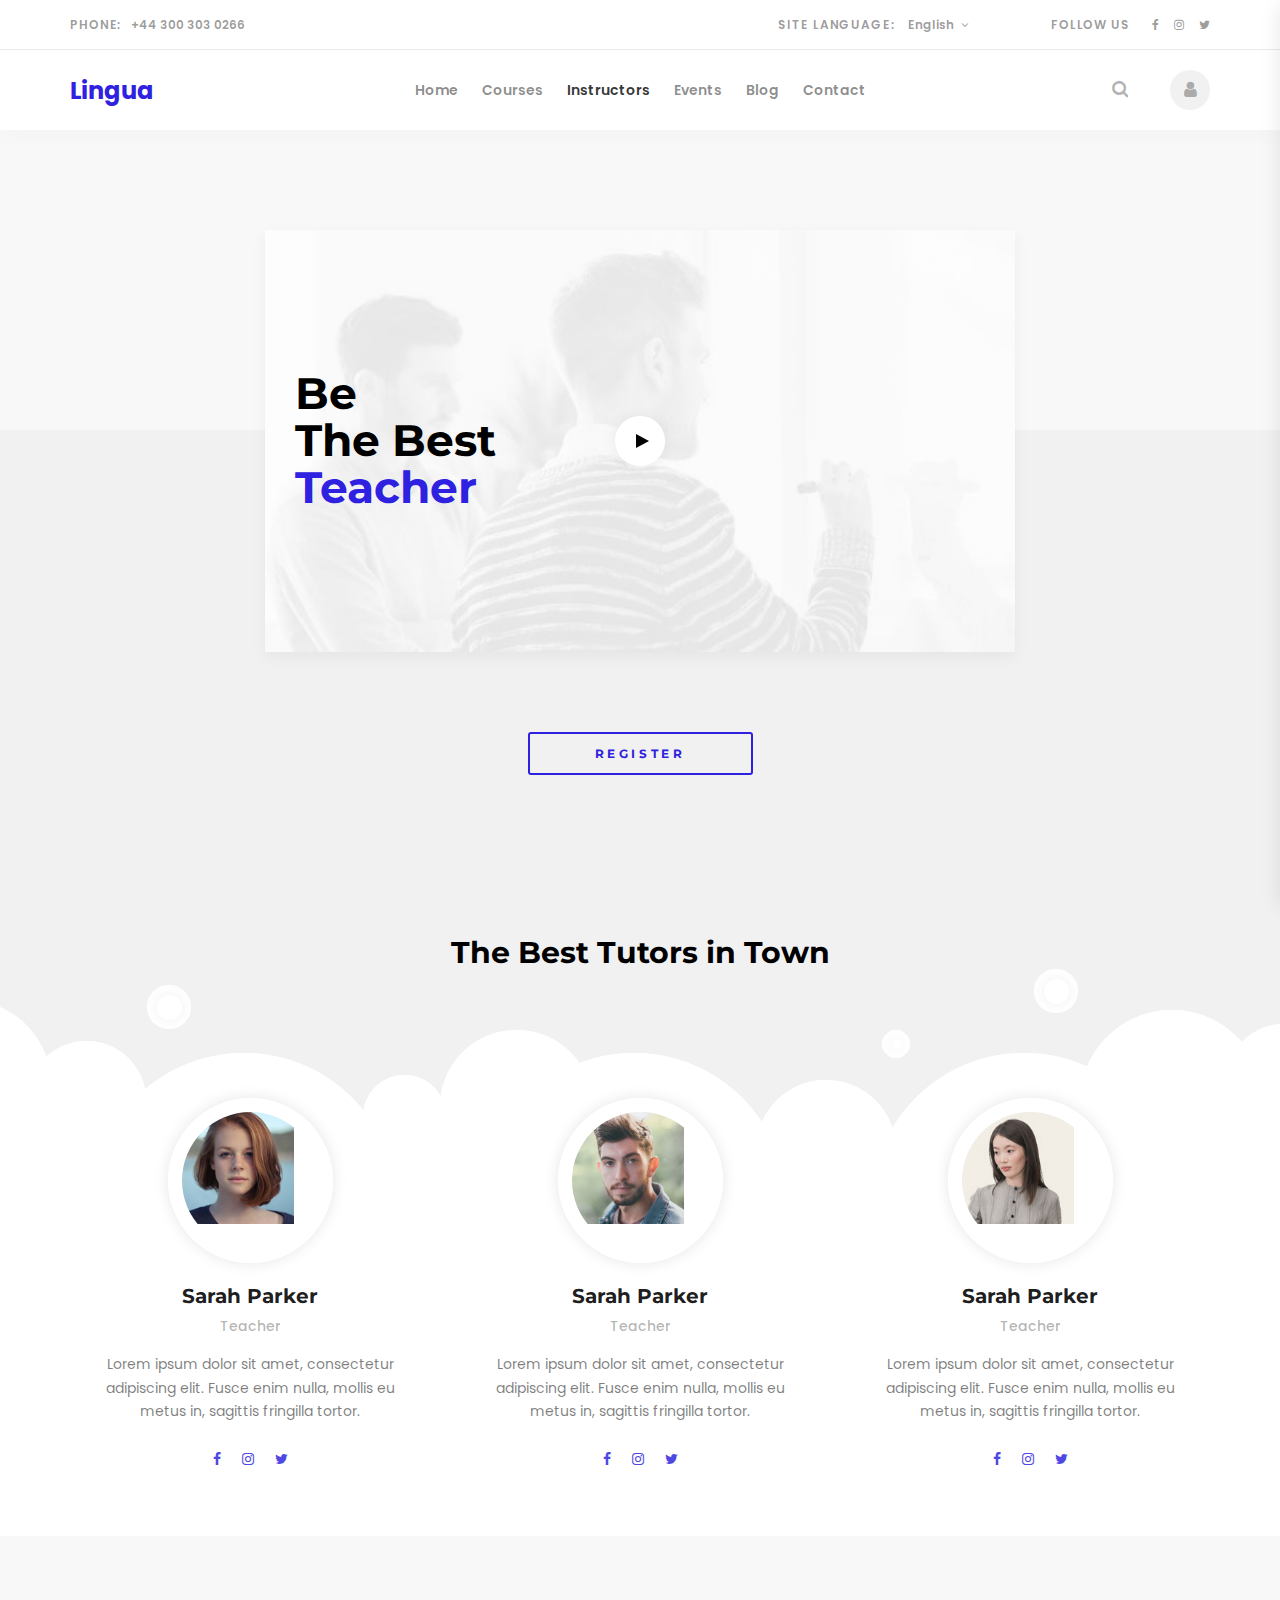
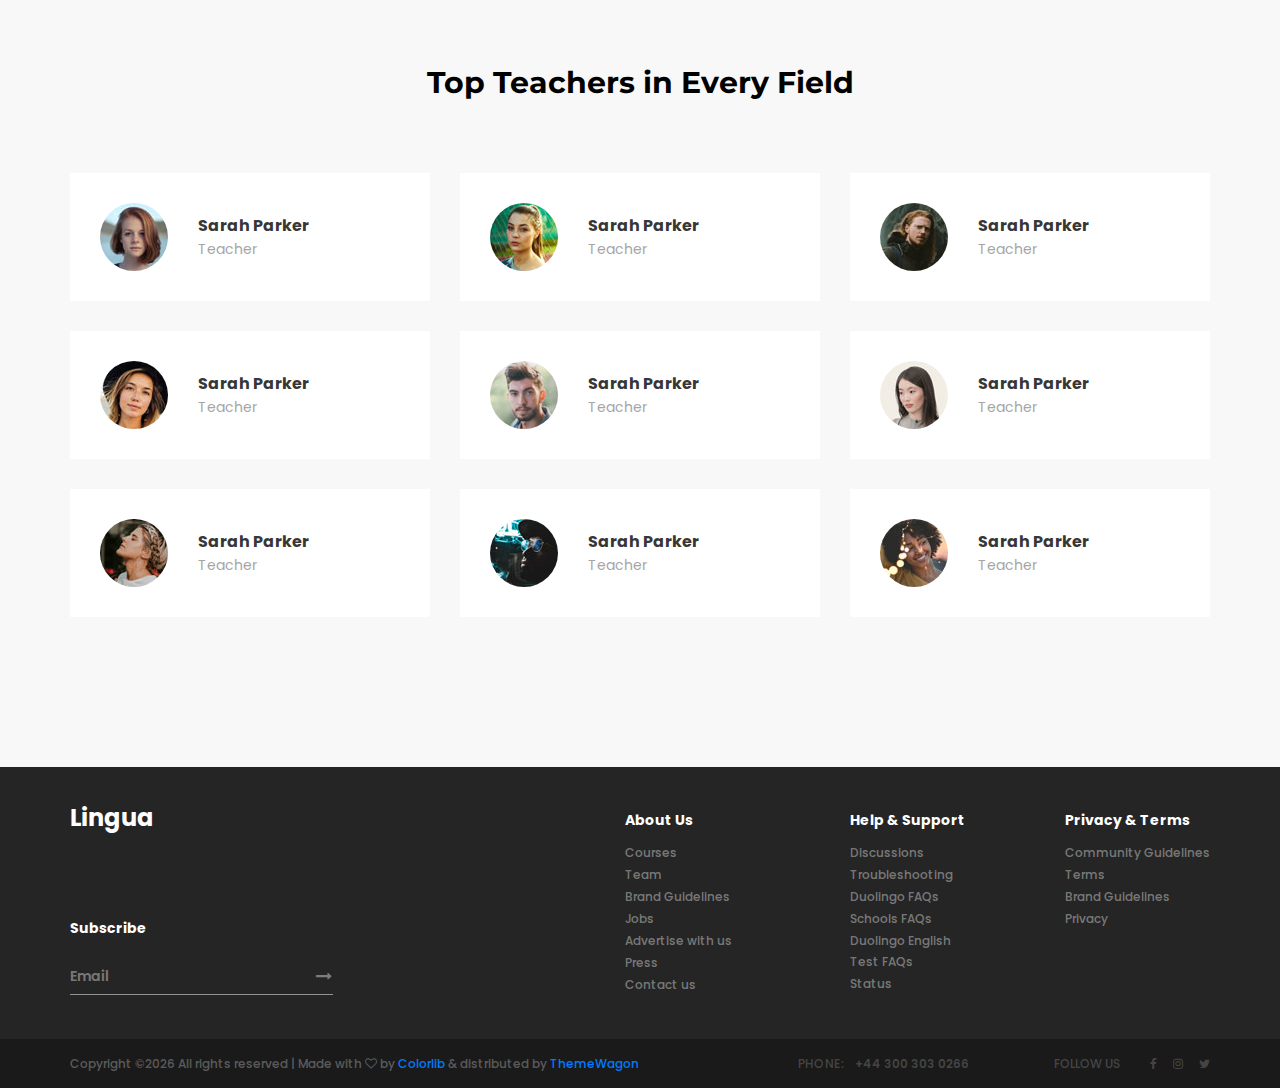
<file: instructors.html>
<!DOCTYPE html>
<html lang="en">
<head>
<title>Instructors</title>
<meta charset="utf-8">
<meta http-equiv="X-UA-Compatible" content="IE=edge">
<meta name="description" content="Lingua project">
<meta name="viewport" content="width=device-width, initial-scale=1">
<link rel="stylesheet" type="text/css" href="styles/bootstrap4/bootstrap.min.css">
<link href="plugins/font-awesome-4.7.0/css/font-awesome.min.css" rel="stylesheet" type="text/css">
<link rel="stylesheet" type="text/css" href="plugins/OwlCarousel2-2.2.1/owl.carousel.css">
<link rel="stylesheet" type="text/css" href="plugins/OwlCarousel2-2.2.1/owl.theme.default.css">
<link rel="stylesheet" type="text/css" href="plugins/OwlCarousel2-2.2.1/animate.css">
<link href="plugins/video-js/video-js.css" rel="stylesheet" type="text/css">
<link rel="stylesheet" type="text/css" href="styles/instructors.css">
<link rel="stylesheet" type="text/css" href="styles/instructors_responsive.css">
</head>
<body>

<div class="super_container">

	<!-- Header -->

	<header class="header">
			
		<!-- Top Bar -->
		<div class="top_bar">
			<div class="top_bar_container">
				<div class="container">
					<div class="row">
						<div class="col">
							<div class="top_bar_content d-flex flex-row align-items-center justify-content-start">
								<div class="top_bar_phone"><span class="top_bar_title">phone:</span>+44 300 303 0266</div>
								<div class="top_bar_right ml-auto">

									<!-- Language -->
									<div class="top_bar_lang">
										<span class="top_bar_title">site language:</span>
										<ul class="lang_list">
											<li class="hassubs">
												<a href="#">English<i class="fa fa-angle-down" aria-hidden="true"></i></a>
												<ul>
													<li><a href="#">Ukrainian</a></li>
													<li><a href="#">Japanese</a></li>
													<li><a href="#">Lithuanian</a></li>
													<li><a href="#">Swedish</a></li>
													<li><a href="#">Italian</a></li>
												</ul>
											</li>
										</ul>
									</div>

									<!-- Social -->
									<div class="top_bar_social">
										<span class="top_bar_title social_title">follow us</span>
										<ul>
											<li><a href="#"><i class="fa fa-facebook" aria-hidden="true"></i></a></li>
											<li><a href="#"><i class="fa fa-instagram" aria-hidden="true"></i></a></li>
											<li><a href="#"><i class="fa fa-twitter" aria-hidden="true"></i></a></li>
										</ul>
									</div>
								</div>
							</div>
						</div>
					</div>
				</div>
			</div>				
		</div>

		<!-- Header Content -->
		<div class="header_container">
			<div class="container">
				<div class="row">
					<div class="col">
						<div class="header_content d-flex flex-row align-items-center justify-content-start">
							<div class="logo_container mr-auto">
								<a href="#">
									<div class="logo_text">Lingua</div>
								</a>
							</div>
							<nav class="main_nav_contaner">
								<ul class="main_nav">
									<li><a href="index.html">Home</a></li>
									<li><a href="courses.html">Courses</a></li>
									<li class="active"><a href="instructors.html">Instructors</a></li>
									<li><a href="#">Events</a></li>
									<li><a href="blog.html">Blog</a></li>
									<li><a href="contact.html">Contact</a></li>
								</ul>
							</nav>
							<div class="header_content_right ml-auto text-right">
								<div class="header_search">
									<div class="search_form_container">
										<form action="#" id="search_form" class="search_form trans_400">
											<input type="search" class="header_search_input trans_400" placeholder="Type for Search" required="required">
											<div class="search_button">
												<i class="fa fa-search" aria-hidden="true"></i>
											</div>
										</form>
									</div>
								</div>

								<!-- Hamburger -->

								<div class="user"><a href="#"><i class="fa fa-user" aria-hidden="true"></i></a></div>
								<div class="hamburger menu_mm">
									<i class="fa fa-bars menu_mm" aria-hidden="true"></i>
								</div>
							</div>

						</div>
					</div>
				</div>
			</div>
		</div>

	</header>

	<!-- Menu -->

	<div class="menu d-flex flex-column align-items-end justify-content-start text-right menu_mm trans_400">
		<div class="menu_close_container"><div class="menu_close"><div></div><div></div></div></div>
		<div class="search">
			<form action="#" class="header_search_form menu_mm">
				<input type="search" class="search_input menu_mm" placeholder="Search" required="required">
				<button class="header_search_button d-flex flex-column align-items-center justify-content-center menu_mm">
					<i class="fa fa-search menu_mm" aria-hidden="true"></i>
				</button>
			</form>
		</div>
		<nav class="menu_nav">
			<ul class="menu_mm">
				<li class="menu_mm"><a href="index.html">Home</a></li>
				<li class="menu_mm"><a href="courses.html">Courses</a></li>
				<li class="menu_mm"><a href="instructors.html">Instructors</a></li>
				<li class="menu_mm"><a href="#">Events</a></li>
				<li class="menu_mm"><a href="blog.html">Blog</a></li>
				<li class="menu_mm"><a href="contact.html">Contact</a></li>
			</ul>
		</nav>
		<div class="menu_extra">
			<div class="menu_phone"><span class="menu_title">phone:</span>+44 300 303 0266</div>
			<div class="menu_social">
				<span class="menu_title">follow us</span>
				<ul>
					<li><a href="#"><i class="fa fa-facebook" aria-hidden="true"></i></a></li>
					<li><a href="#"><i class="fa fa-instagram" aria-hidden="true"></i></a></li>
					<li><a href="#"><i class="fa fa-twitter" aria-hidden="true"></i></a></li>
				</ul>
			</div>
		</div>
	</div>
	
	<!-- Home -->

	<div class="home"></div>

	<!-- Video -->

	<div class="video">
		<div class="container">
			<div class="row">
				<div class="col-lg-8 offset-lg-2">
					<div class="video_content">
						<div class="video_container_outer">
							<div class="video_overlay d-flex flex-column align-items-start justify-content-center">
								<div>Be</div><div>The Best</div><div>Teacher</div>
							</div>
							<div class="video_container">
								<video id="vid1" class="video-js vjs-default-skin" controls width="100%" height="100%" data-setup='{ "poster": "images/video.jpg", "techOrder": ["youtube"], "sources": [{ "type": "video/youtube", "src": "https://youtu.be/IV3ueyrp5M4"}], "youtube": { "iv_load_policy": 1 } }'>
								</video>
							</div>
						</div>
						<div class="register_button"><a href="#">register</a></div>
					</div>
				</div>
			</div>
		</div>
	</div>

	<!-- Instructors -->

	<div class="instructors">
		<div class="instructors_background" style="background-image:url(images/instructors_background.png)"></div>
		<div class="container">
			<div class="row">
				<div class="col">
					<h2 class="section_title text-center">The Best Tutors in Town</h2>
				</div>
			</div>
			<div class="row instructors_row">

				<!-- Instructor -->
				<div class="col-lg-4 instructor_col">
					<div class="instructor text-center">
						<div class="instructor_image_container">
							<div class="instructor_image"><img src="images/instructor_1.jpg" alt=""></div>
						</div>
						<div class="instructor_name"><a href="instructors.html">Sarah Parker</a></div>
						<div class="instructor_title">Teacher</div>
						<div class="instructor_text">
							<p>Lorem ipsum dolor sit amet, consectetur adipiscing elit. Fusce enim nulla, mollis eu metus in, sagittis fringilla tortor.</p>
						</div>
						<div class="instructor_social">
							<ul>
								<li><a href="#"><i class="fa fa-facebook" aria-hidden="true"></i></a></li>
								<li><a href="#"><i class="fa fa-instagram" aria-hidden="true"></i></a></li>
								<li><a href="#"><i class="fa fa-twitter" aria-hidden="true"></i></a></li>
							</ul>
						</div>
					</div>
				</div>

				<!-- Instructor -->
				<div class="col-lg-4 instructor_col">
					<div class="instructor text-center">
						<div class="instructor_image_container">
							<div class="instructor_image"><img src="images/instructor_2.jpg" alt=""></div>
						</div>
						<div class="instructor_name"><a href="instructors.html">Sarah Parker</a></div>
						<div class="instructor_title">Teacher</div>
						<div class="instructor_text">
							<p>Lorem ipsum dolor sit amet, consectetur adipiscing elit. Fusce enim nulla, mollis eu metus in, sagittis fringilla tortor.</p>
						</div>
						<div class="instructor_social">
							<ul>
								<li><a href="#"><i class="fa fa-facebook" aria-hidden="true"></i></a></li>
								<li><a href="#"><i class="fa fa-instagram" aria-hidden="true"></i></a></li>
								<li><a href="#"><i class="fa fa-twitter" aria-hidden="true"></i></a></li>
							</ul>
						</div>
					</div>
				</div>

				<!-- Instructor -->
				<div class="col-lg-4 instructor_col">
					<div class="instructor text-center">
						<div class="instructor_image_container">
							<div class="instructor_image"><img src="images/instructor_3.jpg" alt=""></div>
						</div>
						<div class="instructor_name"><a href="instructors.html">Sarah Parker</a></div>
						<div class="instructor_title">Teacher</div>
						<div class="instructor_text">
							<p>Lorem ipsum dolor sit amet, consectetur adipiscing elit. Fusce enim nulla, mollis eu metus in, sagittis fringilla tortor.</p>
						</div>
						<div class="instructor_social">
							<ul>
								<li><a href="#"><i class="fa fa-facebook" aria-hidden="true"></i></a></li>
								<li><a href="#"><i class="fa fa-instagram" aria-hidden="true"></i></a></li>
								<li><a href="#"><i class="fa fa-twitter" aria-hidden="true"></i></a></li>
							</ul>
						</div>
					</div>
				</div>

			</div>
		</div>
	</div>

	<!-- Top Teachers -->

	<div class="teachers">
		<div class="container">
			<div class="row">
				<div class="col">
					<h2 class="section_title text-center">Top Teachers in Every Field</h2>
				</div>
			</div>
			<div class="row teachers_row">

				<!-- Instructor -->
				<div class="col-lg-4 col-md-6">
					<div class="teacher d-flex flex-row align-items-center justify-content-start">
						<div class="teacher_image"><div><img src="images/instructor_4.jpg" alt=""></div></div>
						<div class="teacher_content">
							<div class="teacher_name"><a href="instructors.html">Sarah Parker</a></div>
							<div class="teacher_title">Teacher</div>
						</div>
					</div>
				</div>

				<!-- Instructor -->
				<div class="col-lg-4 col-md-6">
					<div class="teacher d-flex flex-row align-items-center justify-content-start">
						<div class="teacher_image"><div><img src="images/instructor_5.jpg" alt=""></div></div>
						<div class="teacher_content">
							<div class="teacher_name"><a href="instructors.html">Sarah Parker</a></div>
							<div class="teacher_title">Teacher</div>
						</div>
					</div>
				</div>

				<!-- Instructor -->
				<div class="col-lg-4 col-md-6">
					<div class="teacher d-flex flex-row align-items-center justify-content-start">
						<div class="teacher_image"><div><img src="images/instructor_6.jpg" alt=""></div></div>
						<div class="teacher_content">
							<div class="teacher_name"><a href="instructors.html">Sarah Parker</a></div>
							<div class="teacher_title">Teacher</div>
						</div>
					</div>
				</div>

				<!-- Instructor -->
				<div class="col-lg-4 col-md-6">
					<div class="teacher d-flex flex-row align-items-center justify-content-start">
						<div class="teacher_image"><div><img src="images/instructor_7.jpg" alt=""></div></div>
						<div class="teacher_content">
							<div class="teacher_name"><a href="instructors.html">Sarah Parker</a></div>
							<div class="teacher_title">Teacher</div>
						</div>
					</div>
				</div>

				<!-- Instructor -->
				<div class="col-lg-4 col-md-6">
					<div class="teacher d-flex flex-row align-items-center justify-content-start">
						<div class="teacher_image"><div><img src="images/instructor_8.jpg" alt=""></div></div>
						<div class="teacher_content">
							<div class="teacher_name"><a href="instructors.html">Sarah Parker</a></div>
							<div class="teacher_title">Teacher</div>
						</div>
					</div>
				</div>

				<!-- Instructor -->
				<div class="col-lg-4 col-md-6">
					<div class="teacher d-flex flex-row align-items-center justify-content-start">
						<div class="teacher_image"><div><img src="images/instructor_9.jpg" alt=""></div></div>
						<div class="teacher_content">
							<div class="teacher_name"><a href="instructors.html">Sarah Parker</a></div>
							<div class="teacher_title">Teacher</div>
						</div>
					</div>
				</div>

				<!-- Instructor -->
				<div class="col-lg-4 col-md-6">
					<div class="teacher d-flex flex-row align-items-center justify-content-start">
						<div class="teacher_image"><div><img src="images/instructor_10.jpg" alt=""></div></div>
						<div class="teacher_content">
							<div class="teacher_name"><a href="instructors.html">Sarah Parker</a></div>
							<div class="teacher_title">Teacher</div>
						</div>
					</div>
				</div>

				<!-- Instructor -->
				<div class="col-lg-4 col-md-6">
					<div class="teacher d-flex flex-row align-items-center justify-content-start">
						<div class="teacher_image"><div><img src="images/instructor_11.jpg" alt=""></div></div>
						<div class="teacher_content">
							<div class="teacher_name"><a href="instructors.html">Sarah Parker</a></div>
							<div class="teacher_title">Teacher</div>
						</div>
					</div>
				</div>

				<!-- Instructor -->
				<div class="col-lg-4 col-md-6">
					<div class="teacher d-flex flex-row align-items-center justify-content-start">
						<div class="teacher_image"><div><img src="images/instructor_12.jpg" alt=""></div></div>
						<div class="teacher_content">
							<div class="teacher_name"><a href="instructors.html">Sarah Parker</a></div>
							<div class="teacher_title">Teacher</div>
						</div>
					</div>
				</div>

			</div>
		</div>
	</div>

	<!-- Footer -->

	<footer class="footer">
		<div class="footer_body">
			<div class="container">
				<div class="row">

					<!-- Newsletter -->
					<div class="col-lg-3 footer_col">
						<div class="newsletter_container d-flex flex-column align-items-start justify-content-end">
							<div class="footer_logo mb-auto"><a href="#">Lingua</a></div>
							<div class="footer_title">Subscribe</div>
							<form action="#" id="newsletter_form" class="newsletter_form">
								<input type="email" class="newsletter_input" placeholder="Email" required="required">
								<button class="newsletter_button"><i class="fa fa-long-arrow-right" aria-hidden="true"></i></button>
							</form>
						</div>
					</div>

					<!-- About -->
					<div class="col-lg-2 offset-lg-3 footer_col">
						<div>
							<div class="footer_title">About Us</div>
							<ul class="footer_list">
								<li><a href="#">Courses</a></li>
								<li><a href="#">Team</a></li>
								<li><a href="#">Brand Guidelines</a></li>
								<li><a href="#">Jobs</a></li>
								<li><a href="#">Advertise with us</a></li>
								<li><a href="#">Press</a></li>
								<li><a href="#">Contact us</a></li>
							</ul>
						</div>
					</div>

					<!-- Help & Support -->
					<div class="col-lg-2 footer_col">
						<div class="footer_title">Help & Support</div>
						<ul class="footer_list">
							<li><a href="#">Discussions</a></li>
							<li><a href="#">Troubleshooting</a></li>
							<li><a href="#">Duolingo FAQs</a></li>
							<li><a href="#">Schools FAQs</a></li>
							<li><a href="#">Duolingo English Test FAQs</a></li>
							<li><a href="#">Status</a></li>
						</ul>
					</div>

					<!-- Privacy -->
					<div class="col-lg-2 footer_col clearfix">
						<div>
							<div class="footer_title">Privacy & Terms</div>
							<ul class="footer_list">
								<li><a href="#">Community Guidelines</a></li>
								<li><a href="#">Terms</a></li>
								<li><a href="#">Brand Guidelines</a></li>
								<li><a href="#">Privacy</a></li>
							</ul>
						</div>
					</div>

				</div>
			</div>
		</div>
		<div class="copyright">
			<div class="container">
				<div class="row">
					<div class="col">
						<div class="copyright_content d-flex flex-md-row flex-column align-items-md-center align-items-start justify-content-start">
							<div class="cr"><!-- Link back to Colorlib can't be removed. Template is licensed under CC BY 3.0. -->
Copyright &copy;<script>document.write(new Date().getFullYear());</script> All rights reserved | Made with <i class="fa fa-heart-o" aria-hidden="true"></i> by <a href="https://colorlib.com" target="_blank">Colorlib</a> &amp; distributed by <a href="https://themewagon.com" target="_blank">ThemeWagon</a>
<!-- Link back to Colorlib can't be removed. Template is licensed under CC BY 3.0. --></div>
							<div class="cr_right ml-md-auto">
								<div class="footer_phone"><span class="cr_title">phone:</span>+44 300 303 0266</div>
								<div class="footer_social">
									<span class="cr_social_title">follow us</span>
									<ul>
										<li><a href="#"><i class="fa fa-facebook" aria-hidden="true"></i></a></li>
										<li><a href="#"><i class="fa fa-instagram" aria-hidden="true"></i></a></li>
										<li><a href="#"><i class="fa fa-twitter" aria-hidden="true"></i></a></li>
									</ul>
								</div>
							</div>
						</div>
					</div>
				</div>
			</div>
		</div>
	</footer>
</div>

<script src="js/jquery-3.2.1.min.js"></script>
<script src="styles/bootstrap4/popper.js"></script>
<script src="styles/bootstrap4/bootstrap.min.js"></script>
<script src="plugins/OwlCarousel2-2.2.1/owl.carousel.js"></script>
<script src="plugins/easing/easing.js"></script>
<script src="plugins/parallax-js-master/parallax.min.js"></script>
<script src="plugins/progressbar/progressbar.min.js"></script>
<script src="plugins/video-js/video.min.js"></script>
<script src="plugins/video-js/Youtube.min.js"></script>
<script src="js/instructors.js"></script>
</body>
</html>
</file>
<file: plugins/video-js/video-js.css>
.video-js .vjs-big-play-button .vjs-icon-placeholder:before, .vjs-button > .vjs-icon-placeholder:before, .video-js .vjs-modal-dialog, .vjs-modal-dialog .vjs-modal-dialog-content {
  position: absolute;
  top: 0;
  left: 0;
  width: 100%;
  height: 100%; }

.video-js .vjs-big-play-button .vjs-icon-placeholder:before, .vjs-button > .vjs-icon-placeholder:before {
  text-align: center; }

@font-face {
  font-family: VideoJS;
  src: url([data-uri]) format("woff");
  font-weight: normal;
  font-style: normal; }

.vjs-icon-play, .video-js .vjs-big-play-button .vjs-icon-placeholder:before, .video-js .vjs-play-control .vjs-icon-placeholder {
  font-family: VideoJS;
  font-weight: normal;
  font-style: normal; }
  .vjs-icon-play:before, .video-js .vjs-play-control .vjs-icon-placeholder:before {
    content: "\f101"; }

.vjs-icon-play-circle {
  font-family: VideoJS;
  font-weight: normal;
  font-style: normal; }
  .vjs-icon-play-circle:before {
    content: "\f102"; }

.vjs-icon-pause, .video-js .vjs-play-control.vjs-playing .vjs-icon-placeholder {
  font-family: VideoJS;
  font-weight: normal;
  font-style: normal; }
  .vjs-icon-pause:before, .video-js .vjs-play-control.vjs-playing .vjs-icon-placeholder:before {
    content: "\f103"; }

.vjs-icon-volume-mute, .video-js .vjs-mute-control.vjs-vol-0 .vjs-icon-placeholder {
  font-family: VideoJS;
  font-weight: normal;
  font-style: normal; }
  .vjs-icon-volume-mute:before, .video-js .vjs-mute-control.vjs-vol-0 .vjs-icon-placeholder:before {
    content: "\f104"; }

.vjs-icon-volume-low, .video-js .vjs-mute-control.vjs-vol-1 .vjs-icon-placeholder {
  font-family: VideoJS;
  font-weight: normal;
  font-style: normal; }
  .vjs-icon-volume-low:before, .video-js .vjs-mute-control.vjs-vol-1 .vjs-icon-placeholder:before {
    content: "\f105"; }

.vjs-icon-volume-mid, .video-js .vjs-mute-control.vjs-vol-2 .vjs-icon-placeholder {
  font-family: VideoJS;
  font-weight: normal;
  font-style: normal; }
  .vjs-icon-volume-mid:before, .video-js .vjs-mute-control.vjs-vol-2 .vjs-icon-placeholder:before {
    content: "\f106"; }

.vjs-icon-volume-high, .video-js .vjs-mute-control .vjs-icon-placeholder {
  font-family: VideoJS;
  font-weight: normal;
  font-style: normal; }
  .vjs-icon-volume-high:before, .video-js .vjs-mute-control .vjs-icon-placeholder:before {
    content: "\f107"; }

.vjs-icon-fullscreen-enter, .video-js .vjs-fullscreen-control .vjs-icon-placeholder {
  font-family: VideoJS;
  font-weight: normal;
  font-style: normal; }
  .vjs-icon-fullscreen-enter:before, .video-js .vjs-fullscreen-control .vjs-icon-placeholder:before {
    content: "\f108"; }

.vjs-icon-fullscreen-exit, .video-js.vjs-fullscreen .vjs-fullscreen-control .vjs-icon-placeholder {
  font-family: VideoJS;
  font-weight: normal;
  font-style: normal; }
  .vjs-icon-fullscreen-exit:before, .video-js.vjs-fullscreen .vjs-fullscreen-control .vjs-icon-placeholder:before {
    content: "\f109"; }

.vjs-icon-square {
  font-family: VideoJS;
  font-weight: normal;
  font-style: normal; }
  .vjs-icon-square:before {
    content: "\f10a"; }

.vjs-icon-spinner {
  font-family: VideoJS;
  font-weight: normal;
  font-style: normal; }
  .vjs-icon-spinner:before {
    content: "\f10b"; }

.vjs-icon-subtitles, .video-js .vjs-subtitles-button .vjs-icon-placeholder, .video-js .vjs-subs-caps-button .vjs-icon-placeholder,
.video-js.video-js:lang(en-GB) .vjs-subs-caps-button .vjs-icon-placeholder,
.video-js.video-js:lang(en-IE) .vjs-subs-caps-button .vjs-icon-placeholder,
.video-js.video-js:lang(en-AU) .vjs-subs-caps-button .vjs-icon-placeholder,
.video-js.video-js:lang(en-NZ) .vjs-subs-caps-button .vjs-icon-placeholder {
  font-family: VideoJS;
  font-weight: normal;
  font-style: normal; }
  .vjs-icon-subtitles:before, .video-js .vjs-subtitles-button .vjs-icon-placeholder:before, .video-js .vjs-subs-caps-button .vjs-icon-placeholder:before,
  .video-js.video-js:lang(en-GB) .vjs-subs-caps-button .vjs-icon-placeholder:before,
  .video-js.video-js:lang(en-IE) .vjs-subs-caps-button .vjs-icon-placeholder:before,
  .video-js.video-js:lang(en-AU) .vjs-subs-caps-button .vjs-icon-placeholder:before,
  .video-js.video-js:lang(en-NZ) .vjs-subs-caps-button .vjs-icon-placeholder:before {
    content: "\f10c"; }

.vjs-icon-captions, .video-js .vjs-captions-button .vjs-icon-placeholder, .video-js:lang(en) .vjs-subs-caps-button .vjs-icon-placeholder,
.video-js:lang(fr-CA) .vjs-subs-caps-button .vjs-icon-placeholder {
  font-family: VideoJS;
  font-weight: normal;
  font-style: normal; }
  .vjs-icon-captions:before, .video-js .vjs-captions-button .vjs-icon-placeholder:before, .video-js:lang(en) .vjs-subs-caps-button .vjs-icon-placeholder:before,
  .video-js:lang(fr-CA) .vjs-subs-caps-button .vjs-icon-placeholder:before {
    content: "\f10d"; }

.vjs-icon-chapters, .video-js .vjs-chapters-button .vjs-icon-placeholder {
  font-family: VideoJS;
  font-weight: normal;
  font-style: normal; }
  .vjs-icon-chapters:before, .video-js .vjs-chapters-button .vjs-icon-placeholder:before {
    content: "\f10e"; }

.vjs-icon-share {
  font-family: VideoJS;
  font-weight: normal;
  font-style: normal; }
  .vjs-icon-share:before {
    content: "\f10f"; }

.vjs-icon-cog {
  font-family: VideoJS;
  font-weight: normal;
  font-style: normal; }
  .vjs-icon-cog:before {
    content: "\f110"; }

.vjs-icon-circle, .video-js .vjs-play-progress, .video-js .vjs-volume-level {
  font-family: VideoJS;
  font-weight: normal;
  font-style: normal; }
  .vjs-icon-circle:before, .video-js .vjs-play-progress:before, .video-js .vjs-volume-level:before {
    content: "\f111"; }

.vjs-icon-circle-outline {
  font-family: VideoJS;
  font-weight: normal;
  font-style: normal; }
  .vjs-icon-circle-outline:before {
    content: "\f112"; }

.vjs-icon-circle-inner-circle {
  font-family: VideoJS;
  font-weight: normal;
  font-style: normal; }
  .vjs-icon-circle-inner-circle:before {
    content: "\f113"; }

.vjs-icon-hd {
  font-family: VideoJS;
  font-weight: normal;
  font-style: normal; }
  .vjs-icon-hd:before {
    content: "\f114"; }

.vjs-icon-cancel, .video-js .vjs-control.vjs-close-button .vjs-icon-placeholder {
  font-family: VideoJS;
  font-weight: normal;
  font-style: normal; }
  .vjs-icon-cancel:before, .video-js .vjs-control.vjs-close-button .vjs-icon-placeholder:before {
    content: "\f115"; }

.vjs-icon-replay, .video-js .vjs-play-control.vjs-ended .vjs-icon-placeholder {
  font-family: VideoJS;
  font-weight: normal;
  font-style: normal; }
  .vjs-icon-replay:before, .video-js .vjs-play-control.vjs-ended .vjs-icon-placeholder:before {
    content: "\f116"; }

.vjs-icon-facebook {
  font-family: VideoJS;
  font-weight: normal;
  font-style: normal; }
  .vjs-icon-facebook:before {
    content: "\f117"; }

.vjs-icon-gplus {
  font-family: VideoJS;
  font-weight: normal;
  font-style: normal; }
  .vjs-icon-gplus:before {
    content: "\f118"; }

.vjs-icon-linkedin {
  font-family: VideoJS;
  font-weight: normal;
  font-style: normal; }
  .vjs-icon-linkedin:before {
    content: "\f119"; }

.vjs-icon-twitter {
  font-family: VideoJS;
  font-weight: normal;
  font-style: normal; }
  .vjs-icon-twitter:before {
    content: "\f11a"; }

.vjs-icon-tumblr {
  font-family: VideoJS;
  font-weight: normal;
  font-style: normal; }
  .vjs-icon-tumblr:before {
    content: "\f11b"; }

.vjs-icon-pinterest {
  font-family: VideoJS;
  font-weight: normal;
  font-style: normal; }
  .vjs-icon-pinterest:before {
    content: "\f11c"; }

.vjs-icon-audio-description, .video-js .vjs-descriptions-button .vjs-icon-placeholder {
  font-family: VideoJS;
  font-weight: normal;
  font-style: normal; }
  .vjs-icon-audio-description:before, .video-js .vjs-descriptions-button .vjs-icon-placeholder:before {
    content: "\f11d"; }

.vjs-icon-audio, .video-js .vjs-audio-button .vjs-icon-placeholder {
  font-family: VideoJS;
  font-weight: normal;
  font-style: normal; }
  .vjs-icon-audio:before, .video-js .vjs-audio-button .vjs-icon-placeholder:before {
    content: "\f11e"; }

.vjs-icon-next-item {
  font-family: VideoJS;
  font-weight: normal;
  font-style: normal; }
  .vjs-icon-next-item:before {
    content: "\f11f"; }

.vjs-icon-previous-item {
  font-family: VideoJS;
  font-weight: normal;
  font-style: normal; }
  .vjs-icon-previous-item:before {
    content: "\f120"; }

.video-js {
  display: block;
  vertical-align: top;
  box-sizing: border-box;
  color: #fff;
  background-color: #000;
  position: relative;
  padding: 0;
  font-size: 10px;
  line-height: 1;
  font-weight: normal;
  font-style: normal;
  width: 100% !important;
    height: auto !important;
  font-family: Arial, Helvetica, sans-serif;
  word-break: initial; }
  .video-js:-moz-full-screen {
    position: absolute; }
  .video-js:-webkit-full-screen {
    width: 100% !important;
    height: 100% !important; }

.video-js[tabindex="-1"] {
  outline: none; }

.video-js *,
.video-js *:before,
.video-js *:after {
  box-sizing: inherit; }

.video-js ul {
  font-family: inherit;
  font-size: inherit;
  line-height: inherit;
  list-style-position: outside;
  margin-left: 0;
  margin-right: 0;
  margin-top: 0;
  margin-bottom: 0; }

.video-js.vjs-fluid,
.video-js.vjs-16-9,
.video-js.vjs-4-3 {
  width: 100%;
  max-width: 100%;
  height: 0; }

.video-js.vjs-16-9 {
  padding-top: 56.25%; }

.video-js.vjs-4-3 {
  padding-top: 75%; }

.video-js.vjs-fill {
  width: 100%;
  height: 100%; }

.video-js .vjs-tech {
 position: relative !important;
    width: 100% !important;
    height: auto !important;
  width: 100%;
  height: 100%; }

body.vjs-full-window {
  padding: 0;
  margin: 0;
  height: 100%; }

.vjs-full-window .video-js.vjs-fullscreen {
  position: fixed;
  overflow: hidden;
  z-index: 1000;
  left: 0;
  top: 0;
  bottom: 0;
  right: 0; }

.video-js.vjs-fullscreen {
  width: 100% !important;
  height: 100% !important;
  padding-top: 0 !important; }

.video-js.vjs-fullscreen.vjs-user-inactive {
  cursor: none; }

.vjs-hidden {
  display: none !important; }

.vjs-disabled {
  opacity: 0.5;
  cursor: default; }

.video-js .vjs-offscreen {
  height: 1px;
  left: -9999px;
  position: absolute;
  top: 0;
  width: 1px; }

.vjs-lock-showing {
  display: block !important;
  opacity: 1;
  visibility: visible; }

.vjs-no-js {
  padding: 20px;
  color: #fff;
  background-color: #000;
  font-size: 18px;
  font-family: Arial, Helvetica, sans-serif;
  text-align: center;
  width: 300px;
  height: 150px;
  margin: 0px auto; }

.vjs-no-js a,
.vjs-no-js a:visited {
  color: #66A8CC; }

.video-js .vjs-big-play-button {
  font-size: 3em;
  line-height: 1.5em;
  height: 72px;
  width: 72px;
  display: block;
  position: absolute;
  top: 50%;
  left: 50%;
  -webkit-transform: translate(-50%, -50%);
  -moz-transform: translate(-50%, -50%);
  -ms-transform: translate(-50%, -50%);
  -o-transform: translate(-50%, -50%);
  transform: translate(-50%, -50%);
  padding: 0;
  cursor: pointer;
  opacity: 1;
  border: none;
  background-image: url(../../images/play_big.png);
  background-repeat: no-repeat;
  background-size: cover;
  background-position: center center;
  -webkit-transition: all 0.4s;
  -moz-transition: all 0.4s;
  -ms-transition: all 0.4s;
  -o-transition: all 0.4s;
  transition: all 0.4s;
}

.vjs-big-play-centered .vjs-big-play-button {
  top: 50%;
  left: 50%;
  margin-top: -0.75em;
  margin-left: -1.5em; }

/*.video-js:hover .vjs-big-play-button,
.video-js .vjs-big-play-button:focus {
  border-color: #fff;
  background-color: #73859f;
  background-color: rgba(115, 133, 159, 0.5);
  -webkit-transition: all 0s;
  -moz-transition: all 0s;
  -ms-transition: all 0s;
  -o-transition: all 0s;
  transition: all 0s; }*/

.vjs-controls-disabled .vjs-big-play-button,
.vjs-has-started .vjs-big-play-button,
.vjs-using-native-controls .vjs-big-play-button,
.vjs-error .vjs-big-play-button {
  display: none; }

.vjs-has-started.vjs-paused.vjs-show-big-play-button-on-pause .vjs-big-play-button {
  display: block; }

.video-js button {
  background: none;
  border: none;
  color: inherit;
  display: inline-block;
  font-size: inherit;
  line-height: inherit;
  text-transform: none;
  text-decoration: none;
  transition: none;
  -webkit-appearance: none;
  -moz-appearance: none;
  appearance: none; }

.vjs-control .vjs-button {
  width: 100%;
  height: 100%; }

.video-js .vjs-control.vjs-close-button {
  cursor: pointer;
  height: 3em;
  position: absolute;
  right: 0;
  top: 0.5em;
  z-index: 2; }

.video-js .vjs-modal-dialog {
  background: rgba(0, 0, 0, 0.8);
  background: -webkit-linear-gradient(-90deg, rgba(0, 0, 0, 0.8), rgba(255, 255, 255, 0));
  background: linear-gradient(180deg, rgba(0, 0, 0, 0.8), rgba(255, 255, 255, 0));
  overflow: auto; }

.video-js .vjs-modal-dialog > * {
  box-sizing: border-box; }

.vjs-modal-dialog .vjs-modal-dialog-content {
  font-size: 1.2em;
  line-height: 1.5;
  padding: 20px 24px;
  z-index: 1; }

.vjs-menu-button {
  cursor: pointer; }

.vjs-menu-button.vjs-disabled {
  cursor: default; }

.vjs-workinghover .vjs-menu-button.vjs-disabled:hover .vjs-menu {
  display: none; }

.vjs-menu .vjs-menu-content {
  display: block;
  padding: 0;
  margin: 0;
  font-family: Arial, Helvetica, sans-serif;
  overflow: auto; }

.vjs-menu .vjs-menu-content > * {
  box-sizing: border-box; }

.vjs-scrubbing .vjs-control.vjs-menu-button:hover .vjs-menu {
  display: none; }

.vjs-menu li {
  list-style: none;
  margin: 0;
  padding: 0.2em 0;
  line-height: 1.4em;
  font-size: 1.2em;
  text-align: center;
  text-transform: lowercase; }

.vjs-menu li.vjs-menu-item:focus,
.vjs-menu li.vjs-menu-item:hover {
  background-color: #73859f;
  background-color: rgba(115, 133, 159, 0.5); }

.vjs-menu li.vjs-selected,
.vjs-menu li.vjs-selected:focus,
.vjs-menu li.vjs-selected:hover {
  background-color: #fff;
  color: #2B333F; }

.vjs-menu li.vjs-menu-title {
  text-align: center;
  text-transform: uppercase;
  font-size: 1em;
  line-height: 2em;
  padding: 0;
  margin: 0 0 0.3em 0;
  font-weight: bold;
  cursor: default; }

.vjs-menu-button-popup .vjs-menu {
  display: none;
  position: absolute;
  bottom: 0;
  width: 10em;
  left: -3em;
  height: 0em;
  margin-bottom: 1.5em;
  border-top-color: rgba(43, 51, 63, 0.7); }

.vjs-menu-button-popup .vjs-menu .vjs-menu-content {
  background-color: #2B333F;
  background-color: rgba(43, 51, 63, 0.7);
  position: absolute;
  width: 100%;
  bottom: 1.5em;
  max-height: 15em; }

.vjs-workinghover .vjs-menu-button-popup:hover .vjs-menu,
.vjs-menu-button-popup .vjs-menu.vjs-lock-showing {
  display: block; }

.video-js .vjs-menu-button-inline {
  -webkit-transition: all 0.4s;
  -moz-transition: all 0.4s;
  -ms-transition: all 0.4s;
  -o-transition: all 0.4s;
  transition: all 0.4s;
  overflow: hidden; }

.video-js .vjs-menu-button-inline:before {
  width: 2.222222222em; }

.video-js .vjs-menu-button-inline:hover,
.video-js .vjs-menu-button-inline:focus,
.video-js .vjs-menu-button-inline.vjs-slider-active,
.video-js.vjs-no-flex .vjs-menu-button-inline {
  width: 12em; }

.vjs-menu-button-inline .vjs-menu {
  opacity: 0;
  height: 100%;
  width: auto;
  position: absolute;
  left: 4em;
  top: 0;
  padding: 0;
  margin: 0;
  -webkit-transition: all 0.4s;
  -moz-transition: all 0.4s;
  -ms-transition: all 0.4s;
  -o-transition: all 0.4s;
  transition: all 0.4s; }

.vjs-menu-button-inline:hover .vjs-menu,
.vjs-menu-button-inline:focus .vjs-menu,
.vjs-menu-button-inline.vjs-slider-active .vjs-menu {
  display: block;
  opacity: 1; }

.vjs-no-flex .vjs-menu-button-inline .vjs-menu {
  display: block;
  opacity: 1;
  position: relative;
  width: auto; }

.vjs-no-flex .vjs-menu-button-inline:hover .vjs-menu,
.vjs-no-flex .vjs-menu-button-inline:focus .vjs-menu,
.vjs-no-flex .vjs-menu-button-inline.vjs-slider-active .vjs-menu {
  width: auto; }

.vjs-menu-button-inline .vjs-menu-content {
  width: auto;
  height: 100%;
  margin: 0;
  overflow: hidden; }

.video-js .vjs-control-bar {
  display: -webkit-box;
  display: -webkit-flex;
  display: -ms-flexbox;
  display: flex;
  visibility: visible;
  opacity: 1;
  width: 100%;
  position: absolute;
  bottom: 0;
  left: 0;
  right: 0;
  height: 3.0em;
  background-color: #2B333F;
  background-color: rgba(43, 51, 63, 0.7); }

.vjs-has-started .vjs-control-bar {
  display: -webkit-box;
  display: -webkit-flex;
  display: -ms-flexbox;
  display: flex;
  visibility: visible;
  opacity: 1;
  -webkit-transition: visibility 0.1s, opacity 0.1s;
  -moz-transition: visibility 0.1s, opacity 0.1s;
  -ms-transition: visibility 0.1s, opacity 0.1s;
  -o-transition: visibility 0.1s, opacity 0.1s;
  transition: visibility 0.1s, opacity 0.1s; }

.vjs-has-started.vjs-user-inactive.vjs-playing .vjs-control-bar {
  visibility: visible;
  opacity: 0;
  -webkit-transition: visibility 1s, opacity 1s;
  -moz-transition: visibility 1s, opacity 1s;
  -ms-transition: visibility 1s, opacity 1s;
  -o-transition: visibility 1s, opacity 1s;
  transition: visibility 1s, opacity 1s; }

.vjs-controls-disabled .vjs-control-bar,
.vjs-using-native-controls .vjs-control-bar,
.vjs-error .vjs-control-bar {
  display: none !important; }

.vjs-audio.vjs-has-started.vjs-user-inactive.vjs-playing .vjs-control-bar {
  opacity: 1;
  visibility: visible; }

.vjs-has-started.vjs-no-flex .vjs-control-bar {
  display: table; }

.video-js .vjs-control {
  position: relative;
  text-align: center;
  margin: 0;
  padding: 0;
  height: 100%;
  width: 4em;
  -webkit-box-flex: none;
  -moz-box-flex: none;
  -webkit-flex: none;
  -ms-flex: none;
  flex: none; }

.vjs-button > .vjs-icon-placeholder:before {
  font-size: 1.8em;
  line-height: 1.67; }

.video-js .vjs-control:focus:before,
.video-js .vjs-control:hover:before,
.video-js .vjs-control:focus {
  text-shadow: 0em 0em 1em white; }

.video-js .vjs-control-text {
  border: 0;
  clip: rect(0 0 0 0);
  height: 1px;
  overflow: hidden;
  padding: 0;
  position: absolute;
  width: 1px; }

.vjs-no-flex .vjs-control {
  display: table-cell;
  vertical-align: middle; }

.video-js .vjs-custom-control-spacer {
  display: none; }

.video-js .vjs-progress-control {
  cursor: pointer;
  -webkit-box-flex: auto;
  -moz-box-flex: auto;
  -webkit-flex: auto;
  -ms-flex: auto;
  flex: auto;
  display: -webkit-box;
  display: -webkit-flex;
  display: -ms-flexbox;
  display: flex;
  -webkit-box-align: center;
  -webkit-align-items: center;
  -ms-flex-align: center;
  align-items: center;
  min-width: 4em; }

.video-js .vjs-progress-control.disabled {
  cursor: default; }

.vjs-live .vjs-progress-control {
  display: none; }

.vjs-no-flex .vjs-progress-control {
  width: auto; }

.video-js .vjs-progress-holder {
  -webkit-box-flex: auto;
  -moz-box-flex: auto;
  -webkit-flex: auto;
  -ms-flex: auto;
  flex: auto;
  -webkit-transition: all 0.2s;
  -moz-transition: all 0.2s;
  -ms-transition: all 0.2s;
  -o-transition: all 0.2s;
  transition: all 0.2s;
  height: 0.3em; }

.video-js .vjs-progress-control .vjs-progress-holder {
  margin: 0 10px; }

.video-js .vjs-progress-control:hover .vjs-progress-holder {
  font-size: 1.666666666666666666em; }

.video-js .vjs-progress-control:hover .vjs-progress-holder.disabled {
  font-size: 1em; }

.video-js .vjs-progress-holder .vjs-play-progress,
.video-js .vjs-progress-holder .vjs-load-progress,
.video-js .vjs-progress-holder .vjs-load-progress div {
  position: absolute;
  display: block;
  height: 100%;
  margin: 0;
  padding: 0;
  width: 0; }

.video-js .vjs-play-progress {
  background-color: #fff; }
  .video-js .vjs-play-progress:before {
    font-size: 0.9em;
    position: absolute;
    right: -0.5em;
    top: -0.333333333333333em;
    z-index: 1; }

.video-js .vjs-load-progress {
  background: rgba(115, 133, 159, 0.5); }

.video-js .vjs-load-progress div {
  background: rgba(115, 133, 159, 0.75); }

.video-js .vjs-time-tooltip {
  background-color: #fff;
  background-color: rgba(255, 255, 255, 0.8);
  -webkit-border-radius: 0.3em;
  -moz-border-radius: 0.3em;
  border-radius: 0.3em;
  color: #000;
  float: right;
  font-family: Arial, Helvetica, sans-serif;
  font-size: 1em;
  padding: 6px 8px 8px 8px;
  pointer-events: none;
  position: relative;
  top: -3.4em;
  visibility: hidden;
  z-index: 1; }

.video-js .vjs-progress-holder:focus .vjs-time-tooltip {
  display: none; }

.video-js .vjs-progress-control:hover .vjs-time-tooltip,
.video-js .vjs-progress-control:hover .vjs-progress-holder:focus .vjs-time-tooltip {
  display: block;
  font-size: 0.6em;
  visibility: visible; }

.video-js .vjs-progress-control.disabled:hover .vjs-time-tooltip {
  font-size: 1em; }

.video-js .vjs-progress-control .vjs-mouse-display {
  display: none;
  position: absolute;
  width: 1px;
  height: 100%;
  background-color: #000;
  z-index: 1; }

.vjs-no-flex .vjs-progress-control .vjs-mouse-display {
  z-index: 0; }

.video-js .vjs-progress-control:hover .vjs-mouse-display {
  display: block; }

.video-js.vjs-user-inactive .vjs-progress-control .vjs-mouse-display {
  visibility: hidden;
  opacity: 0;
  -webkit-transition: visibility 1s, opacity 1s;
  -moz-transition: visibility 1s, opacity 1s;
  -ms-transition: visibility 1s, opacity 1s;
  -o-transition: visibility 1s, opacity 1s;
  transition: visibility 1s, opacity 1s; }

.video-js.vjs-user-inactive.vjs-no-flex .vjs-progress-control .vjs-mouse-display {
  display: none; }

.vjs-mouse-display .vjs-time-tooltip {
  color: #fff;
  background-color: #000;
  background-color: rgba(0, 0, 0, 0.8); }

.video-js .vjs-slider {
  position: relative;
  cursor: pointer;
  padding: 0;
  margin: 0 0.45em 0 0.45em;
  /* iOS Safari */
  -webkit-touch-callout: none;
  /* Safari */
  -webkit-user-select: none;
  /* Konqueror HTML */
  -khtml-user-select: none;
  /* Firefox */
  -moz-user-select: none;
  /* Internet Explorer/Edge */
  -ms-user-select: none;
  /* Non-prefixed version, currently supported by Chrome and Opera */
  user-select: none;
  background-color: #73859f;
  background-color: rgba(115, 133, 159, 0.5); }

.video-js .vjs-slider.disabled {
  cursor: default; }

.video-js .vjs-slider:focus {
  text-shadow: 0em 0em 1em white;
  -webkit-box-shadow: 0 0 1em #fff;
  -moz-box-shadow: 0 0 1em #fff;
  box-shadow: 0 0 1em #fff; }

.video-js .vjs-mute-control {
  cursor: pointer;
  -webkit-box-flex: none;
  -moz-box-flex: none;
  -webkit-flex: none;
  -ms-flex: none;
  flex: none; }

.video-js .vjs-volume-control {
  cursor: pointer;
  margin-right: 1em;
  display: -webkit-box;
  display: -webkit-flex;
  display: -ms-flexbox;
  display: flex; }

.video-js .vjs-volume-control.vjs-volume-horizontal {
  width: 5em; }

.video-js .vjs-volume-panel .vjs-volume-control {
  visibility: visible;
  opacity: 0;
  width: 1px;
  height: 1px;
  margin-left: -1px; }

.video-js .vjs-volume-panel {
  -webkit-transition: width 1s;
  -moz-transition: width 1s;
  -ms-transition: width 1s;
  -o-transition: width 1s;
  transition: width 1s; }
  .video-js .vjs-volume-panel:hover .vjs-volume-control,
  .video-js .vjs-volume-panel:active .vjs-volume-control,
  .video-js .vjs-volume-panel:focus .vjs-volume-control,
  .video-js .vjs-volume-panel .vjs-volume-control:hover,
  .video-js .vjs-volume-panel .vjs-volume-control:active,
  .video-js .vjs-volume-panel .vjs-mute-control:hover ~ .vjs-volume-control,
  .video-js .vjs-volume-panel .vjs-volume-control.vjs-slider-active {
    visibility: visible;
    opacity: 1;
    position: relative;
    -webkit-transition: visibility 0.1s, opacity 0.1s, height 0.1s, width 0.1s, left 0s, top 0s;
    -moz-transition: visibility 0.1s, opacity 0.1s, height 0.1s, width 0.1s, left 0s, top 0s;
    -ms-transition: visibility 0.1s, opacity 0.1s, height 0.1s, width 0.1s, left 0s, top 0s;
    -o-transition: visibility 0.1s, opacity 0.1s, height 0.1s, width 0.1s, left 0s, top 0s;
    transition: visibility 0.1s, opacity 0.1s, height 0.1s, width 0.1s, left 0s, top 0s; }
    .video-js .vjs-volume-panel:hover .vjs-volume-control.vjs-volume-horizontal,
    .video-js .vjs-volume-panel:active .vjs-volume-control.vjs-volume-horizontal,
    .video-js .vjs-volume-panel:focus .vjs-volume-control.vjs-volume-horizontal,
    .video-js .vjs-volume-panel .vjs-volume-control:hover.vjs-volume-horizontal,
    .video-js .vjs-volume-panel .vjs-volume-control:active.vjs-volume-horizontal,
    .video-js .vjs-volume-panel .vjs-mute-control:hover ~ .vjs-volume-control.vjs-volume-horizontal,
    .video-js .vjs-volume-panel .vjs-volume-control.vjs-slider-active.vjs-volume-horizontal {
      width: 5em;
      height: 3em; }
  .video-js .vjs-volume-panel.vjs-volume-panel-horizontal:hover, .video-js .vjs-volume-panel.vjs-volume-panel-horizontal:active, .video-js .vjs-volume-panel.vjs-volume-panel-horizontal.vjs-slider-active {
    width: 9em;
    -webkit-transition: width 0.1s;
    -moz-transition: width 0.1s;
    -ms-transition: width 0.1s;
    -o-transition: width 0.1s;
    transition: width 0.1s; }

.video-js .vjs-volume-panel .vjs-volume-control.vjs-volume-vertical {
  height: 8em;
  width: 3em;
  left: -3.5em;
  -webkit-transition: visibility 1s, opacity 1s, height 1s 1s, width 1s 1s, left 1s 1s, top 1s 1s;
  -moz-transition: visibility 1s, opacity 1s, height 1s 1s, width 1s 1s, left 1s 1s, top 1s 1s;
  -ms-transition: visibility 1s, opacity 1s, height 1s 1s, width 1s 1s, left 1s 1s, top 1s 1s;
  -o-transition: visibility 1s, opacity 1s, height 1s 1s, width 1s 1s, left 1s 1s, top 1s 1s;
  transition: visibility 1s, opacity 1s, height 1s 1s, width 1s 1s, left 1s 1s, top 1s 1s; }

.video-js .vjs-volume-panel .vjs-volume-control.vjs-volume-horizontal {
  -webkit-transition: visibility 1s, opacity 1s, height 1s 1s, width 1s, left 1s 1s, top 1s 1s;
  -moz-transition: visibility 1s, opacity 1s, height 1s 1s, width 1s, left 1s 1s, top 1s 1s;
  -ms-transition: visibility 1s, opacity 1s, height 1s 1s, width 1s, left 1s 1s, top 1s 1s;
  -o-transition: visibility 1s, opacity 1s, height 1s 1s, width 1s, left 1s 1s, top 1s 1s;
  transition: visibility 1s, opacity 1s, height 1s 1s, width 1s, left 1s 1s, top 1s 1s; }

.video-js.vjs-no-flex .vjs-volume-panel .vjs-volume-control.vjs-volume-horizontal {
  width: 5em;
  height: 3em;
  visibility: visible;
  opacity: 1;
  position: relative;
  -webkit-transition: none;
  -moz-transition: none;
  -ms-transition: none;
  -o-transition: none;
  transition: none; }

.video-js.vjs-no-flex .vjs-volume-control.vjs-volume-vertical,
.video-js.vjs-no-flex .vjs-volume-panel .vjs-volume-control.vjs-volume-vertical {
  position: absolute;
  bottom: 3em;
  left: 0.5em; }

.video-js .vjs-volume-panel {
  display: -webkit-box;
  display: -webkit-flex;
  display: -ms-flexbox;
  display: flex; }

.video-js .vjs-volume-bar {
  margin: 1.35em 0.45em; }

.vjs-volume-bar.vjs-slider-horizontal {
  width: 5em;
  height: 0.3em; }

.vjs-volume-bar.vjs-slider-vertical {
  width: 0.3em;
  height: 5em;
  margin: 1.35em auto; }

.video-js .vjs-volume-level {
  position: absolute;
  bottom: 0;
  left: 0;
  background-color: #fff; }
  .video-js .vjs-volume-level:before {
    position: absolute;
    font-size: 0.9em; }

.vjs-slider-vertical .vjs-volume-level {
  width: 0.3em; }
  .vjs-slider-vertical .vjs-volume-level:before {
    top: -0.5em;
    left: -0.3em; }

.vjs-slider-horizontal .vjs-volume-level {
  height: 0.3em; }
  .vjs-slider-horizontal .vjs-volume-level:before {
    top: -0.3em;
    right: -0.5em; }

.video-js .vjs-volume-panel.vjs-volume-panel-vertical {
  width: 4em; }

.vjs-volume-bar.vjs-slider-vertical .vjs-volume-level {
  height: 100%; }

.vjs-volume-bar.vjs-slider-horizontal .vjs-volume-level {
  width: 100%; }

.video-js .vjs-volume-vertical {
  width: 3em;
  height: 8em;
  bottom: 8em;
  background-color: #2B333F;
  background-color: rgba(43, 51, 63, 0.7); }

.video-js .vjs-volume-horizontal .vjs-menu {
  left: -2em; }

.vjs-poster {
  display: inline-block;
  vertical-align: middle;
  background-repeat: no-repeat;
  background-position: 50% 50%;
  background-size: cover;
  background-color: #000000;
  cursor: pointer;
  margin: 0;
  padding: 0;
  position: absolute;
  top: 0;
  right: 0;
  bottom: 0;
  left: 0;
  height: 100%; }

.vjs-has-started .vjs-poster {
  display: none; }

.vjs-audio.vjs-has-started .vjs-poster {
  display: block; }

.vjs-using-native-controls .vjs-poster {
  display: none; }

.video-js .vjs-live-control {
  display: -webkit-box;
  display: -webkit-flex;
  display: -ms-flexbox;
  display: flex;
  -webkit-box-align: flex-start;
  -webkit-align-items: flex-start;
  -ms-flex-align: flex-start;
  align-items: flex-start;
  -webkit-box-flex: auto;
  -moz-box-flex: auto;
  -webkit-flex: auto;
  -ms-flex: auto;
  flex: auto;
  font-size: 1em;
  line-height: 3em; }

.vjs-no-flex .vjs-live-control {
  display: table-cell;
  width: auto;
  text-align: left; }

.video-js .vjs-time-control {
  -webkit-box-flex: none;
  -moz-box-flex: none;
  -webkit-flex: none;
  -ms-flex: none;
  flex: none;
  font-size: 1em;
  line-height: 3em;
  min-width: 2em;
  width: auto;
  padding-left: 1em;
  padding-right: 1em; }

.vjs-live .vjs-time-control {
  display: none; }

.video-js .vjs-current-time,
.vjs-no-flex .vjs-current-time {
  display: none; }

.video-js .vjs-duration,
.vjs-no-flex .vjs-duration {
  display: none; }

.vjs-time-divider {
  display: none;
  line-height: 3em; }

.vjs-live .vjs-time-divider {
  display: none; }

.video-js .vjs-play-control .vjs-icon-placeholder {
  cursor: pointer;
  -webkit-box-flex: none;
  -moz-box-flex: none;
  -webkit-flex: none;
  -ms-flex: none;
  flex: none; }

.vjs-text-track-display {
  position: absolute;
  bottom: 3em;
  left: 0;
  right: 0;
  top: 0;
  pointer-events: none; }

.video-js.vjs-user-inactive.vjs-playing .vjs-text-track-display {
  bottom: 1em; }

.video-js .vjs-text-track {
  font-size: 1.4em;
  text-align: center;
  margin-bottom: 0.1em; }

.vjs-subtitles {
  color: #fff; }

.vjs-captions {
  color: #fc6; }

.vjs-tt-cue {
  display: block; }

video::-webkit-media-text-track-display {
  -moz-transform: translateY(-3em);
  -ms-transform: translateY(-3em);
  -o-transform: translateY(-3em);
  -webkit-transform: translateY(-3em);
  transform: translateY(-3em); }

.video-js.vjs-user-inactive.vjs-playing video::-webkit-media-text-track-display {
  -moz-transform: translateY(-1.5em);
  -ms-transform: translateY(-1.5em);
  -o-transform: translateY(-1.5em);
  -webkit-transform: translateY(-1.5em);
  transform: translateY(-1.5em); }

.video-js .vjs-fullscreen-control {
  cursor: pointer;
  -webkit-box-flex: none;
  -moz-box-flex: none;
  -webkit-flex: none;
  -ms-flex: none;
  flex: none; }

.vjs-playback-rate > .vjs-menu-button,
.vjs-playback-rate .vjs-playback-rate-value {
  position: absolute;
  top: 0;
  left: 0;
  width: 100%;
  height: 100%; }

.vjs-playback-rate .vjs-playback-rate-value {
  pointer-events: none;
  font-size: 1.5em;
  line-height: 2;
  text-align: center; }

.vjs-playback-rate .vjs-menu {
  width: 4em;
  left: 0em; }

.vjs-error .vjs-error-display .vjs-modal-dialog-content {
  font-size: 1.4em;
  text-align: center; }

.vjs-error .vjs-error-display:before {
  color: #fff;
  content: 'X';
  font-family: Arial, Helvetica, sans-serif;
  font-size: 4em;
  left: 0;
  line-height: 1;
  margin-top: -0.5em;
  position: absolute;
  text-shadow: 0.05em 0.05em 0.1em #000;
  text-align: center;
  top: 50%;
  vertical-align: middle;
  width: 100%; }

.vjs-loading-spinner {
  display: none;
  position: absolute;
  top: 50%;
  left: 50%;
  margin: -25px 0 0 -25px;
  opacity: 0.85;
  text-align: left;
  border: 6px solid rgba(43, 51, 63, 0.7);
  box-sizing: border-box;
  background-clip: padding-box;
  width: 50px;
  height: 50px;
  border-radius: 25px;
  visibility: hidden; }

.vjs-seeking .vjs-loading-spinner,
.vjs-waiting .vjs-loading-spinner {
  display: block;
  animation: 0s linear 0.3s forwards vjs-spinner-show; }

.vjs-loading-spinner:before,
.vjs-loading-spinner:after {
  content: "";
  position: absolute;
  margin: -6px;
  box-sizing: inherit;
  width: inherit;
  height: inherit;
  border-radius: inherit;
  opacity: 1;
  border: inherit;
  border-color: transparent;
  border-top-color: white; }

.vjs-seeking .vjs-loading-spinner:before,
.vjs-seeking .vjs-loading-spinner:after,
.vjs-waiting .vjs-loading-spinner:before,
.vjs-waiting .vjs-loading-spinner:after {
  -webkit-animation: vjs-spinner-spin 1.1s cubic-bezier(0.6, 0.2, 0, 0.8) infinite, vjs-spinner-fade 1.1s linear infinite;
  animation: vjs-spinner-spin 1.1s cubic-bezier(0.6, 0.2, 0, 0.8) infinite, vjs-spinner-fade 1.1s linear infinite; }

.vjs-seeking .vjs-loading-spinner:before,
.vjs-waiting .vjs-loading-spinner:before {
  border-top-color: white; }

.vjs-seeking .vjs-loading-spinner:after,
.vjs-waiting .vjs-loading-spinner:after {
  border-top-color: white;
  -webkit-animation-delay: 0.44s;
  animation-delay: 0.44s; }

@keyframes vjs-spinner-show {
  to {
    visibility: visible; } }

@-webkit-keyframes vjs-spinner-show {
  to {
    visibility: visible; } }

@keyframes vjs-spinner-spin {
  100% {
    transform: rotate(360deg); } }

@-webkit-keyframes vjs-spinner-spin {
  100% {
    -webkit-transform: rotate(360deg); } }

@keyframes vjs-spinner-fade {
  0% {
    border-top-color: #73859f; }
  20% {
    border-top-color: #73859f; }
  35% {
    border-top-color: white; }
  60% {
    border-top-color: #73859f; }
  100% {
    border-top-color: #73859f; } }

@-webkit-keyframes vjs-spinner-fade {
  0% {
    border-top-color: #73859f; }
  20% {
    border-top-color: #73859f; }
  35% {
    border-top-color: white; }
  60% {
    border-top-color: #73859f; }
  100% {
    border-top-color: #73859f; } }

.vjs-chapters-button .vjs-menu ul {
  width: 24em; }

.video-js .vjs-subs-caps-button + .vjs-menu .vjs-captions-menu-item .vjs-menu-item-text .vjs-icon-placeholder {
  position: absolute; }

.video-js .vjs-subs-caps-button + .vjs-menu .vjs-captions-menu-item .vjs-menu-item-text .vjs-icon-placeholder:before {
  font-family: VideoJS;
  content: "\f10d";
  font-size: 1.5em;
  line-height: inherit; }

.video-js.vjs-layout-tiny:not(.vjs-fullscreen) .vjs-custom-control-spacer {
  -webkit-box-flex: auto;
  -moz-box-flex: auto;
  -webkit-flex: auto;
  -ms-flex: auto;
  flex: auto; }

.video-js.vjs-layout-tiny:not(.vjs-fullscreen).vjs-no-flex .vjs-custom-control-spacer {
  width: auto; }

.video-js.vjs-layout-tiny:not(.vjs-fullscreen) .vjs-current-time, .video-js.vjs-layout-tiny:not(.vjs-fullscreen) .vjs-time-divider, .video-js.vjs-layout-tiny:not(.vjs-fullscreen) .vjs-duration, .video-js.vjs-layout-tiny:not(.vjs-fullscreen) .vjs-remaining-time,
.video-js.vjs-layout-tiny:not(.vjs-fullscreen) .vjs-playback-rate, .video-js.vjs-layout-tiny:not(.vjs-fullscreen) .vjs-progress-control,
.video-js.vjs-layout-tiny:not(.vjs-fullscreen) .vjs-mute-control, .video-js.vjs-layout-tiny:not(.vjs-fullscreen) .vjs-volume-control,
.video-js.vjs-layout-tiny:not(.vjs-fullscreen) .vjs-chapters-button, .video-js.vjs-layout-tiny:not(.vjs-fullscreen) .vjs-descriptions-button, .video-js.vjs-layout-tiny:not(.vjs-fullscreen) .vjs-captions-button,
.video-js.vjs-layout-tiny:not(.vjs-fullscreen) .vjs-subtitles-button, .video-js.vjs-layout-tiny:not(.vjs-fullscreen) .vjs-audio-button {
  display: none; }

.video-js.vjs-layout-x-small:not(.vjs-fullscreen) .vjs-current-time, .video-js.vjs-layout-x-small:not(.vjs-fullscreen) .vjs-time-divider, .video-js.vjs-layout-x-small:not(.vjs-fullscreen) .vjs-duration, .video-js.vjs-layout-x-small:not(.vjs-fullscreen) .vjs-remaining-time,
.video-js.vjs-layout-x-small:not(.vjs-fullscreen) .vjs-playback-rate,
.video-js.vjs-layout-x-small:not(.vjs-fullscreen) .vjs-mute-control, .video-js.vjs-layout-x-small:not(.vjs-fullscreen) .vjs-volume-control,
.video-js.vjs-layout-x-small:not(.vjs-fullscreen) .vjs-chapters-button, .video-js.vjs-layout-x-small:not(.vjs-fullscreen) .vjs-descriptions-button, .video-js.vjs-layout-x-small:not(.vjs-fullscreen) .vjs-captions-button,
.video-js.vjs-layout-x-small:not(.vjs-fullscreen) .vjs-subtitles-button, .video-js.vjs-layout-x-small:not(.vjs-fullscreen) .vjs-audio-button {
  display: none; }

.video-js.vjs-layout-small:not(.vjs-fullscreen) .vjs-current-time, .video-js.vjs-layout-small:not(.vjs-fullscreen) .vjs-time-divider, .video-js.vjs-layout-small:not(.vjs-fullscreen) .vjs-duration, .video-js.vjs-layout-small:not(.vjs-fullscreen) .vjs-remaining-time,
.video-js.vjs-layout-small:not(.vjs-fullscreen) .vjs-playback-rate,
.video-js.vjs-layout-small:not(.vjs-fullscreen) .vjs-mute-control, .video-js.vjs-layout-small:not(.vjs-fullscreen) .vjs-volume-control,
.video-js.vjs-layout-small:not(.vjs-fullscreen) .vjs-chapters-button, .video-js.vjs-layout-small:not(.vjs-fullscreen) .vjs-descriptions-button, .video-js.vjs-layout-small:not(.vjs-fullscreen) .vjs-captions-button,
.video-js.vjs-layout-small:not(.vjs-fullscreen) .vjs-subtitles-button .vjs-audio-button {
  display: none; }

.vjs-modal-dialog.vjs-text-track-settings {
  background-color: #2B333F;
  background-color: rgba(43, 51, 63, 0.75);
  color: #fff;
  height: 70%; }

.vjs-text-track-settings .vjs-modal-dialog-content {
  display: table; }

.vjs-text-track-settings .vjs-track-settings-colors,
.vjs-text-track-settings .vjs-track-settings-font,
.vjs-text-track-settings .vjs-track-settings-controls {
  display: table-cell; }

.vjs-text-track-settings .vjs-track-settings-controls {
  text-align: right;
  vertical-align: bottom; }

@supports (display: grid) {
  .vjs-text-track-settings .vjs-modal-dialog-content {
    display: grid;
    grid-template-columns: 1fr 1fr;
    grid-template-rows: 1fr auto; }
  .vjs-text-track-settings .vjs-track-settings-colors {
    display: block;
    grid-column: 1;
    grid-row: 1; }
  .vjs-text-track-settings .vjs-track-settings-font {
    grid-column: 2;
    grid-row: 1; }
  .vjs-text-track-settings .vjs-track-settings-controls {
    grid-column: 2;
    grid-row: 2; } }

.vjs-track-setting > select {
  margin-right: 5px; }

.vjs-text-track-settings fieldset {
  margin: 5px;
  padding: 3px;
  border: none; }

.vjs-text-track-settings fieldset span {
  display: inline-block; }

.vjs-text-track-settings legend {
  color: #fff;
  margin: 0 0 5px 0; }

.vjs-text-track-settings .vjs-label {
  position: absolute;
  clip: rect(1px 1px 1px 1px);
  clip: rect(1px, 1px, 1px, 1px);
  display: block;
  margin: 0 0 5px 0;
  padding: 0;
  border: 0;
  height: 1px;
  width: 1px;
  overflow: hidden; }

.vjs-track-settings-controls button:focus,
.vjs-track-settings-controls button:active {
  outline-style: solid;
  outline-width: medium;
  background-image: linear-gradient(0deg, #fff 88%, #73859f 100%); }

.vjs-track-settings-controls button:hover {
  color: rgba(43, 51, 63, 0.75); }

.vjs-track-settings-controls button {
  background-color: #fff;
  background-image: linear-gradient(-180deg, #fff 88%, #73859f 100%);
  color: #2B333F;
  cursor: pointer;
  border-radius: 2px; }

.vjs-track-settings-controls .vjs-default-button {
  margin-right: 1em; }

@media print {
  .video-js > *:not(.vjs-tech):not(.vjs-poster) {
    visibility: hidden; } }

.vjs-resize-manager {
  position: absolute;
  top: 0;
  left: 0;
  width: 100%;
  height: 100%;
  border: none;
  visibility: hidden; }
</file>
<file: styles/blog.css>
@charset "utf-8";
/* CSS Document */

/******************************

[Table of Contents]

1. Fonts
2. Body and some general stuff
3. Header
	3.1 Top Bar
	3.2 Header Content
	3.3 Logo
	3.4 Main Nav
	3.5 Hamburger
4. Menu
5. Home
6. Blog
7. Footer



******************************/

/***********
1. Fonts
***********/

@import url('https://fonts.googleapis.com/css?family=Montserrat:400,500,600,700,800,900|Poppins:300,400,500,600,700,800,900');

/*********************************
2. Body and some general stuff
*********************************/

*
{
	margin: 0;
	padding: 0;
	-webkit-font-smoothing: antialiased;
	-webkit-text-shadow: rgba(0,0,0,.01) 0 0 1px;
	text-shadow: rgba(0,0,0,.01) 0 0 1px;
}
body
{
	font-family: 'Poppins', sans-serif;
	font-size: 14px;
	font-weight: 400;
	background: #FFFFFF;
	color: #a5a5a5;
}
div
{
	display: block;
	position: relative;
	-webkit-box-sizing: border-box;
    -moz-box-sizing: border-box;
    box-sizing: border-box;
}
ul
{
	list-style: none;
	margin-bottom: 0px;
}
p
{
	font-family: 'Poppins', sans-serif;
	font-size: 16px;
	line-height: 2;
	font-weight: 400;
	color: rgba(0,0,0,0.6);
	-webkit-font-smoothing: antialiased;
	-webkit-text-shadow: rgba(0,0,0,.01) 0 0 1px;
	text-shadow: rgba(0,0,0,.01) 0 0 1px;
}
p a
{
	display: inline;
	position: relative;
	color: inherit;
	border-bottom: solid 1px #ffa07f;
	-webkit-transition: all 200ms ease;
	-moz-transition: all 200ms ease;
	-ms-transition: all 200ms ease;
	-o-transition: all 200ms ease;
	transition: all 200ms ease;
}
p:last-of-type
{
	margin-bottom: 0;
}
a, a:hover, a:visited, a:active, a:link
{
	text-decoration: none;
	-webkit-font-smoothing: antialiased;
	-webkit-text-shadow: rgba(0,0,0,.01) 0 0 1px;
	text-shadow: rgba(0,0,0,.01) 0 0 1px;
}
p a:active
{
	position: relative;
	color: #FF6347;
}
p a:hover
{
	color: #FFFFFF;
	background: #ffa07f;
}
p a:hover::after
{
	opacity: 0.2;
}
::selection
{
	
}
p::selection
{
	
}
h1{font-size: 40px;}
h2{font-size: 30px;}
h3{font-size: 24px;}
h4{font-size: 18px;}
h5{font-size: 14px;}
h1, h2, h3, h4, h5, h6
{
	font-family: 'Montserrat', sans-serif;
	font-weight: 700;
	color: #000000;
	-webkit-font-smoothing: antialiased;
	-webkit-text-shadow: rgba(0,0,0,.01) 0 0 1px;
	text-shadow: rgba(0,0,0,.01) 0 0 1px;
}
h1::selection, 
h2::selection, 
h3::selection, 
h4::selection, 
h5::selection, 
h6::selection
{
	
}
.form-control
{
	color: #db5246;
}
section
{
	display: block;
	position: relative;
	box-sizing: border-box;
}
.clear
{
	clear: both;
}
.clearfix::before, .clearfix::after
{
	content: "";
	display: table;
}
.clearfix::after
{
	clear: both;
}
.clearfix
{
	zoom: 1;
}
.float_left
{
	float: left;
}
.float_right
{
	float: right;
}
.trans_200
{
	-webkit-transition: all 200ms ease;
	-moz-transition: all 200ms ease;
	-ms-transition: all 200ms ease;
	-o-transition: all 200ms ease;
	transition: all 200ms ease;
}
.trans_300
{
	-webkit-transition: all 300ms ease;
	-moz-transition: all 300ms ease;
	-ms-transition: all 300ms ease;
	-o-transition: all 300ms ease;
	transition: all 300ms ease;
}
.trans_400
{
	-webkit-transition: all 400ms ease;
	-moz-transition: all 400ms ease;
	-ms-transition: all 400ms ease;
	-o-transition: all 400ms ease;
	transition: all 400ms ease;
}
.trans_500
{
	-webkit-transition: all 500ms ease;
	-moz-transition: all 500ms ease;
	-ms-transition: all 500ms ease;
	-o-transition: all 500ms ease;
	transition: all 500ms ease;
}
.fill_height
{
	height: 100%;
}
.super_container
{
	width: 100%;
	overflow: hidden;
}
.prlx_parent
{
	overflow: hidden;
}
.prlx
{
	height: 130% !important;
}
.parallax-window
{
    min-height: 400px;
    background: transparent;
}
.nopadding
{
	padding: 0px !important;
}

/*********************************
3. Header
*********************************/

.header
{
	position: fixed;
	top: 0;
	left: 0;
	width: 100%;
	z-index: 100;
	box-shadow: 0px 5px 20px rgba(0,0,0,0.025);
	-webkit-transition: all 200ms ease;
	-moz-transition: all 200ms ease;
	-ms-transition: all 200ms ease;
	-o-transition: all 200ms ease;
	transition: all 200ms ease;
}
.header.scrolled
{
	top: -51px;
}

/*********************************
3.1 Top Bar
*********************************/

.top_bar
{
	width: 100%;
	background: #FFFFFF;
	border-bottom: solid 1px #ebebeb;
	z-index: 10;
}
.top_bar_container
{
	width: 100%;
}
.top_bar_content
{
	height: 49px;
	font-size: 12px;
	color: rgba(0,0,0,0.4);
	font-weight: 600;
}
.top_bar_phone
{
	
}
.top_bar_title
{
	margin-right: 10px;
	letter-spacing: 0.075em;
	text-transform: uppercase;
}
.top_bar_lang
{
	display: inline-block;	
}
.lang_list
{
	display: inline-block;
}
.lang_list > li
{
	display: inline-block;
}
.lang_list li a
{
	color: rgba(0,0,0,0.4);
	padding-top: 17px;
	padding-bottom: 17px;
}
.lang_list li a:hover
{
	color: rgba(0,0,0,1);
}
.lang_list li a i
{
	margin-left: 7px;
}
.lang_list > li ul
{
	position: absolute;
	right: -10px;
	top: 44px;
	background: #FFFFFF;
	padding-right: 23px;
	padding-left: 20px;
	padding-top: 15px;
	padding-bottom: 15px;
	box-shadow: 0px 5px 10px rgba(0,0,0,0.15);
	visibility: hidden;
	opacity: 0;
	-webkit-transition: all 200ms ease;
	-moz-transition: all 200ms ease;
	-ms-transition: all 200ms ease;
	-o-transition: all 200ms ease;
	transition: all 200ms ease;
}
.lang_list > li:hover ul
{
	top: 34px;
	visibility: visible;
	opacity: 1;
}
.lang_list > li ul li
{
	text-align: right;
	
	
}
.lang_list > li ul li a
{
	display: block;
	padding-top: 7px;
	padding-bottom: 7px;
}
.top_bar_social
{
	display: inline-block;
	margin-left: 79px;
	margin-right: -6px;
}
.social_title
{
	margin-right: 13px;
}
.top_bar_social ul
{
	display: inline-block;
}
.top_bar_social ul li
{
	display: inline-block;
}
.top_bar_social ul li a i
{
	font-size: 12px;
	color: rgba(0,0,0,0.4);
	padding: 6px;
	-webkit-transition: all 200ms ease;
	-moz-transition: all 200ms ease;
	-ms-transition: all 200ms ease;
	-o-transition: all 200ms ease;
	transition: all 200ms ease;
}
.top_bar_social ul li a i:hover
{
	color: rgba(0,0,0,1);
}

/*********************************
3.2 Header Content
*********************************/

.header_container
{
	width: 100%;
	background: #FFFFFF;
}
.header_content
{
	height: 80px;
	-webkit-transition: all 200ms ease;
	-moz-transition: all 200ms ease;
	-ms-transition: all 200ms ease;
	-o-transition: all 200ms ease;
	transition: all 200ms ease;
}
.header.scrolled .header_content
{
	height: 80px;
}

/*********************************
3.3 Logo
*********************************/

.logo,
.logo_text
{
	display: inline-block;
}
.logo_container
{
	width: 100px;
}
.logo
{
	width: 60px;
	height: 60px;
	-webkit-transition: all 200ms ease;
	-moz-transition: all 200ms ease;
	-ms-transition: all 200ms ease;
	-o-transition: all 200ms ease;
	transition: all 200ms ease;
}
.logo img
{
	max-width: 100%;
}
.logo_text
{
	font-family: 'Poppins', serif;
	font-size: 24px;
	font-weight: 700;
	line-height: 0.75;
	color: #2e21df;
	vertical-align: middle;
	-webkit-transition: all 200ms ease;
	-moz-transition: all 200ms ease;
	-ms-transition: all 200ms ease;
	-o-transition: all 200ms ease;
	transition: all 200ms ease;
}
.header.scrolled .logo
{
	width: 40px;
	height: 40px;
}
.header.scrolled .logo_text
{
	font-size: 18px;
}

/*********************************
3.4 Main Nav
*********************************/

.main_nav_contaner
{

}
.main_nav,
.user
{
	display: inline-block;
}
.main_nav li
{
	display: inline-block;
	position: relative;
}
.main_nav li:not(:last-child)
{
	margin-right: 20px;
}
.main_nav li a
{
	font-size: 14px;
	font-weight: 600;
	color: rgba(0,0,0,0.45);
	-webkit-transition: all 200ms ease;
	-moz-transition: all 200ms ease;
	-ms-transition: all 200ms ease;
	-o-transition: all 200ms ease;
	transition: all 200ms ease;
}
.main_nav li a:hover,
.main_nav li.active a
{
	color: rgba(0,0,0,0.8);
}
.header_content_right
{
	width: 100px;
}
.header_search
{
	display: inline-block;
	width: 18px;
	height: 42px;
	vertical-align: middle;
}
.search_form_container
{
	position: absolute;
	top: 50%;
	-webkit-transform: translateY(-50%);
	-moz-transform: translateY(-50%);
	-ms-transform: translateY(-50%);
	-o-transform: translateY(-50%);
	transform: translateY(-50%);
	right: 0;
	background: #FFFFFF;
	width: auto;
	height: 42px;
	overflow: hidden;
}
.search_form_container.active .search_form
{
	left: 0;
}
.search_form
{
	display: block;
	position: relative;
	left: 196px;
	width: 212px;
	height: 42px;
}
.header_search_input
{
	width: 100%;
	background: transparent;
	height: 42px;
	border: none;
	outline: none;
	padding-left: 33px;
	visibility: hidden;
	opacity: 0;
}
.header_search_input:focus
{
	border-bottom: solid 2px #2e21df !important;
}
.header_search_input::-webkit-input-placeholder
{
	font-family: 'Poppins', sans-serif;
	font-size: 14px !important;
	font-weight: 500 !important;
	color: rgba(0,0,0,0.15) !important;
}
.header_search_input:-moz-placeholder
{
	font-family: 'Poppins', sans-serif;
	font-size: 14px !important;
	font-weight: 500 !important;
	color: rgba(0,0,0,0.15) !important;
}
.header_search_input::-moz-placeholder
{
	font-family: 'Poppins', sans-serif;
	font-size: 14px !important;
	font-weight: 500 !important;
	color: rgba(0,0,0,0.15) !important;
} 
.header_search_input:-ms-input-placeholder
{ 
	font-family: 'Poppins', sans-serif;
	font-size: 14px !important;
	font-weight: 500 !important;
	color: rgba(0,0,0,0.15) !important;
}
.header_search_input::input-placeholder
{
	font-family: 'Poppins', sans-serif;
	font-size: 14px !important;
	font-weight: 500 !important;
	color: rgba(0,0,0,0.15) !important;
}
.search_form_container.active .header_search_input
{
	visibility: visible;
	opacity: 1;
	border-bottom: solid 2px #d9d9d9;
}
.search_button
{
	position: absolute;
	left: 0;
	top: 50%;
	-webkit-transform: translateY(-50%);
	-moz-transform: translateY(-50%);
	-ms-transform: translateY(-50%);
	-o-transform: translateY(-50%);
	transform: translateY(-50%);
	cursor: pointer;
}
.user
{
	display: inline-block;
	width: 40px;
	height: 40px;
	text-align: center;
	margin-left: 38px;
	cursor: pointer;
	background: #f1f1f1;
	border-radius: 50%;
	vertical-align: middle;
}
.search_button i,
.user i
{
	font-size: 18px;
	color: rgba(0,0,0,0.3);
	-webkit-transition: all 200ms ease;
	-moz-transition: all 200ms ease;
	-ms-transition: all 200ms ease;
	-o-transition: all 200ms ease;
	transition: all 200ms ease;
}
.user i
{
	line-height: 40px;
}
.search_button:hover i,
.user:hover i
{
	color: rgba(0,0,0,0.8);
}

/*********************************
3.5 Hamburger
*********************************/

.hamburger_container
{

}
.hamburger
{
	display: none;
	cursor: pointer;
}
.hamburger i
{
	font-size: 20px;
	color: #000000;
	-webkit-transition: all 200ms ease;
	-moz-transition: all 200ms ease;
	-ms-transition: all 200ms ease;
	-o-transition: all 200ms ease;
	transition: all 200ms ease;
}
.hamburger:hover i
{
	color: #2e21df;
}

/*********************************
4. Menu
*********************************/

.menu
{
	position: fixed;
	top: 0;
	right: -400px;
	width: 400px;
	height: 100vh;
	background: #FFFFFF;
	z-index: 101;
	padding-right: 60px;
	padding-top: 87px;
	padding-left: 50px;
	box-shadow: 0px 5px 20px rgba(0,0,0,0.1);
}
.menu .logo a
{
	color: #000000;
}
.menu.active
{
	right: 0;
}
.menu_close_container
{
	position: absolute;
	top: 30px;
	right: 60px;
	width: 18px;
	height: 18px;
	transform-origin: center center;
	-webkit-transform: rotate(45deg);
	-moz-transform: rotate(45deg);
	-ms-transform: rotate(45deg);
	-o-transform: rotate(45deg);
	transform: rotate(45deg);
	cursor: pointer;
}
.menu_close
{
	width: 100%;
	height: 100%;
	transform-style: preserve-3D;
}
.menu_close div
{
	width: 100%;
	height: 2px;
	background: #232323;
	top: 8px;
	-webkit-transition: all 200ms ease;
	-moz-transition: all 200ms ease;
	-ms-transition: all 200ms ease;
	-o-transition: all 200ms ease;
	transition: all 200ms ease;
}
.menu_close div:last-of-type
{
	-webkit-transform: rotate(90deg) translateX(-2px);
	-moz-transform: rotate(90deg) translateX(-2px);
	-ms-transform: rotate(90deg) translateX(-2px);
	-o-transform: rotate(90deg) translateX(-2px);
	transform: rotate(90deg) translateX(-2px);
	transform-origin: center;
}
.menu_close:hover div
{
	background: #937c6f;
}
.menu .logo
{
	margin-bottom: 60px;
}
.menu_nav ul li
{
	margin-bottom: 9px;
}
.menu_nav ul li a
{
	font-family: 'Poppins', sans-serif;
	font-size: 14px;
	text-transform: uppercase;
	color: rgba(0,0,0,1);
	font-weight: 700;
	letter-spacing: 0.1em;
	-webkit-transition: all 200ms ease;
	-moz-transition: all 200ms ease;
	-ms-transition: all 200ms ease;
	-o-transition: all 200ms ease;
	transition: all 200ms ease;
}
.menu_nav ul li a:hover
{
	color: #2e21df;
}
.menu .search
{
	width: 100%;
	margin-bottom: 67px;
}
.search
{
	display: inline-block;
	width: 400px;
	-webkit-transform: translateY(2px);
	-moz-transform: translateY(2px);
	-ms-transform: translateY(2px);
	-o-transform: translateY(2px);
	transform: translateY(2px);
}
.menu .header_search_form
{
	width: 100%;
}
.search form
{
	position: relative;
}
.menu .search_input
{
	width: 100%;
	background: transparent;
	height: 42px;
	border: none;
	outline: none;
	padding-left: 20px;
	border-bottom: solid 2px #d9d9d9;
	-webkit-transition: all 200ms ease;
	-moz-transition: all 200ms ease;
	-ms-transition: all 200ms ease;
	-o-transition: all 200ms ease;
	transition: all 200ms ease;
}
.menu .search_input::-webkit-input-placeholder
{
	font-family: 'Poppins', sans-serif;
	font-size: 14px !important;
	font-weight: 500 !important;
	color: rgba(0,0,0,0.15) !important;
}
.menu .search_input:-moz-placeholder
{
	font-family: 'Poppins', sans-serif;
	font-size: 14px !important;
	font-weight: 500 !important;
	color: rgba(0,0,0,0.15) !important;
}
.menu .search_input::-moz-placeholder
{
	font-family: 'Poppins', sans-serif;
	font-size: 14px !important;
	font-weight: 500 !important;
	color: rgba(0,0,0,0.15) !important;
} 
.menu .search_input:-ms-input-placeholder
{ 
	font-family: 'Poppins', sans-serif;
	font-size: 14px !important;
	font-weight: 500 !important;
	color: rgba(0,0,0,0.15) !important;
}
.menu .search_input::input-placeholder
{
	font-family: 'Poppins', sans-serif;
	font-size: 14px !important;
	font-weight: 500 !important;
	color: rgba(0,0,0,0.15) !important;
}
.menu .search_input:focus
{
	border-bottom: solid 2px #2e21df;
}
.header_search_button
{
	position: absolute;
	top: 0;
	right: 0;
	width: 40px;
	height: 100%;
	border: none;
	outline: none;
	cursor: pointer;
	background: transparent;
}
.header_search_button:focus
{
	outline: none;
}
.header_search_button i
{
	font-size: 16px;
	color: #d9d9d9;
	-webkit-transition: all 200ms ease;
	-moz-transition: all 200ms ease;
	-ms-transition: all 200ms ease;
	-o-transition: all 200ms ease;
	transition: all 200ms ease;
}
.header_search_button:hover i
{
	color: rgba(0,0,0,0.8);
}
.menu_extra
{
	position: absolute;
	right: 60px;
	bottom: 30px;
}
.menu_phone,
.menu_social
{
	font-size: 12px;
}
.menu_social
{
	margin-right: -6px;
	margin-top: 5px;
}
.menu_title
{
	text-transform: uppercase;
	margin-right: 10px;
}
.menu_social ul
{
	display: inline-block;
}
.menu_social ul li
{
	display: inline-block;
}
.menu_social ul li a i
{
	font-size: 12px;
	color: rgba(0,0,0,0.4);
	padding: 6px;
	-webkit-transition: all 200ms ease;
	-moz-transition: all 200ms ease;
	-ms-transition: all 200ms ease;
	-o-transition: all 200ms ease;
	transition: all 200ms ease;
}
.menu_social ul li a i:hover
{
	color: rgba(0,0,0,1);
}

/*********************************
5. Home
*********************************/

.home
{
	width: 100%;
	height: 179px;
	background: #f8f8f8;
}

/*********************************
6. Blog
*********************************/

.blog
{
	width: 100%;
	background: #f8f8f8;
	padding-top: 29px;
	padding-bottom: 150px;
}
.welcome_title
{
	font-family: 'Montserrat', sans-serif;
	font-size: 40px;
	font-weight: 700;
	color: rgba(0,0,0,0.9);
}
.categories_row
{
	margin-top: 44px;
}
.blog_category
{
	width: 100%;
	border-radius: 3px;
	overflow: hidden;
}
.blog_category_image
{
	width: 100%;
}
.blog_category_image img
{
	max-width: 100%;
}
.blog_category_image::after
{
	display: block;
	position: absolute;
	top: 0;
	left: 0;
	width: 100%;
	height: 100%;
	content: '';
	background: rgba(46, 33, 223, 0.7);
	-webkit-transition: all 200ms ease;
	-moz-transition: all 200ms ease;
	-ms-transition: all 200ms ease;
	-o-transition: all 200ms ease;
	transition: all 200ms ease;
}
.blog_category:hover .blog_category_image::after
{
	background: rgba(46, 33, 223, 0);
}
.blog_category_title
{
	position: absolute;
	top: 50%;
	left: 50%;
	-webkit-transform: translate(-50%, -50%);
	-moz-transform: translate(-50%, -50%);
	-ms-transform: translate(-50%, -50%);
	-o-transform: translate(-50%, -50%);
	transform: translate(-50%, -50%);
	font-size: 12px;
	font-weight: 600;
	color: #FFFFFF;
	text-transform: uppercase;
	letter-spacing: 0.075em;
}
.blog_category_col:not(:nth-last-child(-n+3))
{
	margin-bottom: 30px;
}
.blog_row
{
	margin-top: 70px;
}
.blog_post
{
	width: 100%;
	height: 355px;
	box-shadow: 0px 0px 2px rgba(0,0,0,0.15);
	overflow: hidden;
	margin-bottom: 30px;
}
.blog_image
{
	position: absolute;
	top: 0;
	left: 0;
	width: 100%;
	height: 100%;
	background-repeat: no-repeat;
	background-size: cover;
	background-position: center center;
}
.blog_title_container
{
	position: absolute;
	left: 0;
	top: calc(100% - 120px);
	width: 82%;
	height: 100%;
	background: #FFFFFF;
	border: solid 1px #ebebeb;
	padding-left: 39px;
	padding-right: 40px;
	padding-top: 28px;
	-webkit-transition: all 300ms cubic-bezier(0.39, 0.575, 0.565, 1);
	-moz-transition: all 300ms cubic-bezier(0.39, 0.575, 0.565, 1);
	-ms-transition: all 300ms cubic-bezier(0.39, 0.575, 0.565, 1);
	-o-transition: all 300ms cubic-bezier(0.39, 0.575, 0.565, 1);
	transition: all 300ms cubic-bezier(0.39, 0.575, 0.565, 1);
}
.blog_post:hover .blog_title_container
{
	top: 0;
}
.blog_post_category a
{
	font-size: 12px;
	font-weight: 600;
	color: rgba(0,0,0,0.4);
	text-transform: uppercase;
	letter-spacing: 0.075em;
	-webkit-transition: all 200ms ease;
	-moz-transition: all 200ms ease;
	-ms-transition: all 200ms ease;
	-o-transition: all 200ms ease;
	transition: all 200ms ease;
}
.blog_post_category a:hover
{
	color: #2e21df;
}
.blog_post_title
{
	padding-left: 1px;
}
.blog_post_title a
{
	font-family: 'Montserrat', sans-serif;
	font-size: 30px;
	color: #000000;
	font-weight: 700;
	-webkit-transition: all 200ms ease;
	-moz-transition: all 200ms ease;
	-ms-transition: all 200ms ease;
	-o-transition: all 200ms ease;
	transition: all 200ms ease;
}
.blog_post_title a:hover
{
	color: #2e21df;
}
.blog_post_text
{
	margin-top: 16px;
}
.blog_post_text p
{
	font-size: 16px;
	line-height: 2;
	color: rgba(0,0,0,0.6);
}
.read_more
{
	margin-top: 31px;
}
.read_more a
{
	font-size: 14px;
	font-weight: 500;
	color: #2e21df;
}
.read_more img
{
	display: inline-block;
	margin-left: 14px;
	vertical-align: middle;
	-webkit-transition: all 200ms ease;
	-moz-transition: all 200ms ease;
	-ms-transition: all 200ms ease;
	-o-transition: all 200ms ease;
	transition: all 200ms ease;
}
.read_more a:hover img
{
	transform: translateX(5px);
}
.load_more_button
{
	width: 195px;
	height: 43px;
	background: #f8f8f8;
	border: solid 1px #dfdfdf;
	border-radius: 3px;
	cursor: pointer;
	text-align: center;
	margin-left: auto;
	margin-right: auto;
	margin-top: 70px;
	-webkit-transition: all 200ms ease;
	-moz-transition: all 200ms ease;
	-ms-transition: all 200ms ease;
	-o-transition: all 200ms ease;
	transition: all 200ms ease;
}
.load_more_button:hover
{
	box-shadow: 0px 5px 20px rgba(0,0,0,0.1);
}
.load_more_button a
{
	display: block;
	font-family: 'Montserrat', sans-serif;
	font-size: 10px;
	font-weight: 700;
	color: rgba(0,0,0,0.3);
	text-transform: uppercase;
	line-height: 41px;
	letter-spacing: 0.3em;
}

/*********************************
7. Footer
*********************************/

.footer
{
	background: #252525;

}
.footer_col
{
	padding-right: 50px;
}
.footer_col:first-child
{
	padding-right: 15px;
}
.footer_logo
{
	margin-top: -10px;
}
.footer_logo a
{
	font-size: 24px;
	font-weight: 700;
	color: #FFFFFF;
}
.footer_body
{
	padding-top: 43px;
	padding-bottom: 44px;
}
.footer_title
{
	font-size: 14px;
	font-weight: 700;
	color: #FFFFFF;
}
.newsletter_container
{
	width: 100%;
	height: 100%;
}
.newsletter_form
{
	display: block;
	position: relative;
	width: 100%;
	margin-top: 20px;
}
.newsletter_input
{
	width: 100%;
	height: 36px;
	background: transparent;
	border: none;
	outline: none;
	border-bottom: solid 1px #929292;
	color: #FFFFFF;
	-webkit-transition: all 200ms ease;
	-moz-transition: all 200ms ease;
	-ms-transition: all 200ms ease;
	-o-transition: all 200ms ease;
	transition: all 200ms ease;
}
.newsletter_input::-webkit-input-placeholder
{
	font-size: 14px !important;
	font-weight: 600 !important;
	color: rgba(255,255,255,0.4) !important;
	-webkit-transition: all 200ms ease;
	-moz-transition: all 200ms ease;
	-ms-transition: all 200ms ease;
	-o-transition: all 200ms ease;
	transition: all 200ms ease;
}
.newsletter_input:-moz-placeholder
{
	font-size: 14px !important;
	font-weight: 600 !important;
	color: rgba(255,255,255,0.4) !important;
	-webkit-transition: all 200ms ease;
	-moz-transition: all 200ms ease;
	-ms-transition: all 200ms ease;
	-o-transition: all 200ms ease;
	transition: all 200ms ease;
}
.newsletter_input::-moz-placeholder
{
	font-size: 14px !important;
	font-weight: 600 !important;
	color: rgba(255,255,255,0.4) !important;
	-webkit-transition: all 200ms ease;
	-moz-transition: all 200ms ease;
	-ms-transition: all 200ms ease;
	-o-transition: all 200ms ease;
	transition: all 200ms ease;
} 
.newsletter_input:-ms-input-placeholder
{ 
	font-size: 14px !important;
	font-weight: 600 !important;
	color: rgba(255,255,255,0.4) !important;
	-webkit-transition: all 200ms ease;
	-moz-transition: all 200ms ease;
	-ms-transition: all 200ms ease;
	-o-transition: all 200ms ease;
	transition: all 200ms ease;
}
.newsletter_input::input-placeholder
{
	font-size: 14px !important;
	font-weight: 600 !important;
	color: rgba(255,255,255,0.4) !important;
	-webkit-transition: all 200ms ease;
	-moz-transition: all 200ms ease;
	-ms-transition: all 200ms ease;
	-o-transition: all 200ms ease;
	transition: all 200ms ease;
}
.newsletter_input:hover::-webkit-input-placeholder,
.newsletter_input:focus::-webkit-input-placeholder
{
	color: rgba(255,255,255,1) !important;
}
.newsletter_input:hover:-moz-placeholder,
.newsletter_input:focus:-moz-placeholder
{
	color: rgba(255,255,255,1) !important;
}
.newsletter_input:hover::-moz-placeholder,
.newsletter_input:focus::-moz-placeholder
{
	color: rgba(255,255,255,1) !important;
} 
.newsletter_input:hover:-ms-input-placeholder,
.newsletter_input:focus:-ms-input-placeholder
{ 
	color: rgba(255,255,255,1) !important;
}
.newsletter_input:hover::input-placeholder,
.newsletter_input:focus::input-placeholder
{
	color: rgba(255,255,255,1) !important;
}
.newsletter_button
{
	position: absolute;
	top: 0;
	right: 0;
	width: 18px;
	height: 36px;
	background: transparent;
	border: none;
	outline: none;
}
.newsletter_button:focus
{
	outline: none;
}
.newsletter_button i
{
	font-size: 16px;
	color: #7c7c7c;
	-webkit-transition: all 200ms ease;
	-moz-transition: all 200ms ease;
	-ms-transition: all 200ms ease;
	-o-transition: all 200ms ease;
	transition: all 200ms ease;
}
.newsletter_form:hover .newsletter_input
{
	border-bottom: solid 1px #FFFFFF;
}
.newsletter_input:focus
{
	border-bottom: solid 1px #2e21df !important;
}
.newsletter_form:hover .newsletter_button i
{
	color: #FFFFFF;
}
.footer_list
{
	margin-top: 11px;
}
.footer_list li a
{
	font-size: 12px;
	font-weight: 500;
	color: rgba(255,255,255,0.4);
	-webkit-transition: all 200ms ease;
	-moz-transition: all 200ms ease;
	-ms-transition: all 200ms ease;
	-o-transition: all 200ms ease;
	transition: all 200ms ease;
}
.footer_list li a:hover
{
	color: rgba(255,255,255,1);
}
.footer_list li:not(:last-child)
{
	margin-bottom: 1px;
}
.footer_col:last-child
{
	padding-right: 15px;
}
.footer_col:nth-child(2) > div
{
	left: -30px;
}
.footer_col:last-child > div
{
	display: inline-block;
	float: right;
}
.copyright
{
	width: 100%;
	background: #1a1a1a;
}
.copyright_content
{
	width: 100%;
	height: 49px;
}
.cr
{
	font-size: 12px;
	font-weight: 500;
	color: rgba(255,255,255,0.3);
}
.footer_phone,
.footer_social
{
	display: inline-block;
}
.footer_social
{
	margin-right: -6px;
}
.footer_social ul
{
	display: inline-block;
}
.footer_social ul li
{
	display: inline-block;
}
.footer_phone
{
	font-size: 12px;
	font-weight: 600;
	color: rgba(255,255,255,0.2);
	margin-right: 81px;
}
.cr_title
{
	font-size: 12px;
	font-weight: 500;
	text-transform: uppercase;
	margin-right: 10px;
	letter-spacing: 0.075em;
	text-transform: uppercase;
	color: rgba(255,255,255,0.2);
}
.cr_social_title
{
	font-size: 12px;
	font-weight: 500;
	color: rgba(255,255,255,0.2);
	text-transform: uppercase;
	margin-right: 20px;
}
.footer_social ul li a i
{
	font-size: 12px;
    color: rgba(255,255,255,0.2);
    padding: 6px;
    -webkit-transition: all 200ms ease;
    -moz-transition: all 200ms ease;
    -ms-transition: all 200ms ease;
    -o-transition: all 200ms ease;
    transition: all 200ms ease;
}
.footer_social ul li a i:hover
{
	color: rgba(255,255,255,1);
}
</file>
<file: styles/blog_responsive.css>
@charset "utf-8";
/* CSS Document */

/******************************

[Table of Contents]

1. 1600px
2. 1440px
3. 1280px
4. 1199px
5. 1024px
6. 991px
7. 959px
8. 880px
9. 768px
10. 767px
11. 539px
12. 479px
13. 400px

******************************/

/************
1. 1600px
************/

@media only screen and (max-width: 1600px)
{
	
}

/************
2. 1440px
************/

@media only screen and (max-width: 1440px)
{
	
}

/************
3. 1380px
************/

@media only screen and (max-width: 1380px)
{
	
}

/************
3. 1280px
************/

@media only screen and (max-width: 1280px)
{
	
}

/************
4. 1199px
************/

@media only screen and (max-width: 1199px)
{
	.search_form
	{
		width: 152px;
		left: 134px;
	}
	.blog_title_container
	{
		width: 92%;
	}
	.footer_col
	{
		padding-right: 30px;
	}
}

/************
4. 1100px
************/

@media only screen and (max-width: 1100px)
{
	
}

/************
5. 1024px
************/

@media only screen and (max-width: 1024px)
{
	
}

/************
6. 991px
************/

@media only screen and (max-width: 991px)
{
	.main_nav_contaner,
	.header_search,
	.user
	{
		display: none;
	}
	.hamburger
	{
		display: inline-block;
	}
	.top_bar_social
	{
		margin-left: 33px;
	}
	.blog_post
	{
		height: auto;
	}
	.blog_image
	{
	    position: relative;
	    top: auto;
	    left: auto;
	    width: 100%;
	    height: 400px;
	}
	.footer_logo
	{
		margin-top: 0;
		margin-bottom: 40px !important;
	}
	.footer_col
	{
		padding-right: 15px;
	}
	.footer_col:not(:last-child)
	{
		margin-bottom: 40px;
	}
	.footer_col:nth-child(2) > div
	{
		left: auto;
	}
	.footer_col:last-child > div
	{
		display: block;
		float: none;
	}
	.footer_phone
	{
		margin-right: 42px;
	}
	.copyright_content
	{
		height: auto;
		padding-top: 30px;
		padding-bottom: 30px;
	}
	.cr_right
	{
		margin-top: 10px;
	}
	.footer_phone,
	.footer_social
	{
		display: block;
	}
	.footer_social
	{
		margin-top: 8px;
	}
}

/************
7. 959px
************/

@media only screen and (max-width: 959px)
{
	
}

/************
8. 880px
************/

@media only screen and (max-width: 880px)
{
	
}

/************
9. 768px
************/

@media only screen and (max-width: 768px)
{
	
}

/************
10. 767px
************/

@media only screen and (max-width: 767px)
{
	.top_bar
	{
		display: none;
	}
	.header.scrolled
	{
		top: 0px;
	}
	.header.scrolled .header_content
	{
		height: 60px;
	}
	.home
	{
		height: 100px;
	}
	.blog_category_col:not(:nth-last-child(-n+3))
	{
		margin-bottom: 0px;
	}
	.blog_category_col:not(:last-child)
	{
		margin-bottom: 30px;
	}
	.blog_image
	{
		height: 330px;
	}
}

/************
11. 575px
************/

@media only screen and (max-width: 575px)
{
	h1{font-size: 28px;}
	h2{font-size: 24px;}
	p{font-size: 13px;}
	.header_content
	{
		height: 70px;
	}
	.logo_text
	{
		font-size: 20px;
	}
	.home
	{
		height: 80px;
	}
	.breadcrumbs_list li a,
	.breadcrumbs_list li
	{
		font-size: 10px;
	}
	.menu
	{
		width: 100%;
		right: -100%;
		padding-right: 20px;
		padding-left: 20px;
		padding-top: 75px;
	}
	.menu_close_container
	{
		right: 18px;
	}
	.menu .search
	{
		margin-bottom: 40px;
	}
	.menu_extra
	{
		right: 20px;
		bottom: 10px;
	}
	.menu_phone, .menu_social
	{
		font-size: 10px;
	}
	.menu_social
	{
		margin-top: 0;
	}
	.welcome_title
	{
		font-size: 24px;
	}
	.blog_title
	{
		font-size: 24px;
	}
	.blog_title_container
	{
		top: calc(100% - 105px);
		padding-left: 20px;
		padding-right: 15px;
	}
	.blog_post_title a
	{
		font-size: 24px;
	}
	.blog_post_text p
	{
		font-size: 13px;
	}
}

/************
11. 539px
************/

@media only screen and (max-width: 539px)
{
	
}

/************
12. 480px
************/

@media only screen and (max-width: 480px)
{
	
}

/************
13. 479px
************/

@media only screen and (max-width: 479px)
{
	
}

/************
14. 400px
************/

@media only screen and (max-width: 400px)
{
	
}
</file>
<file: styles/blog_single.css>
@charset "utf-8";
/* CSS Document */

/******************************

[Table of Contents]

1. Fonts
2. Body and some general stuff
3. Header
	3.1 Top Bar
	3.2 Header Content
	3.3 Logo
	3.4 Main Nav
	3.5 Hamburger
4. Menu
5. Home
6. Blog
7. Footer



******************************/

/***********
1. Fonts
***********/

@import url('https://fonts.googleapis.com/css?family=Montserrat:400,500,600,700,800,900|Poppins:300,400,500,600,700,800,900');

/*********************************
2. Body and some general stuff
*********************************/

*
{
	margin: 0;
	padding: 0;
	-webkit-font-smoothing: antialiased;
	-webkit-text-shadow: rgba(0,0,0,.01) 0 0 1px;
	text-shadow: rgba(0,0,0,.01) 0 0 1px;
}
body
{
	font-family: 'Poppins', sans-serif;
	font-size: 14px;
	font-weight: 400;
	background: #FFFFFF;
	color: #a5a5a5;
}
div
{
	display: block;
	position: relative;
	-webkit-box-sizing: border-box;
    -moz-box-sizing: border-box;
    box-sizing: border-box;
}
ul
{
	list-style: none;
	margin-bottom: 0px;
}
p
{
	font-family: 'Poppins', sans-serif;
	font-size: 16px;
	line-height: 2;
	font-weight: 400;
	color: rgba(0,0,0,0.6);
	-webkit-font-smoothing: antialiased;
	-webkit-text-shadow: rgba(0,0,0,.01) 0 0 1px;
	text-shadow: rgba(0,0,0,.01) 0 0 1px;
}
p a
{
	display: inline;
	position: relative;
	color: inherit;
	border-bottom: solid 1px #ffa07f;
	-webkit-transition: all 200ms ease;
	-moz-transition: all 200ms ease;
	-ms-transition: all 200ms ease;
	-o-transition: all 200ms ease;
	transition: all 200ms ease;
}
p:last-of-type
{
	margin-bottom: 0;
}
a, a:hover, a:visited, a:active, a:link
{
	text-decoration: none;
	-webkit-font-smoothing: antialiased;
	-webkit-text-shadow: rgba(0,0,0,.01) 0 0 1px;
	text-shadow: rgba(0,0,0,.01) 0 0 1px;
}
p a:active
{
	position: relative;
	color: #FF6347;
}
p a:hover
{
	color: #FFFFFF;
	background: #ffa07f;
}
p a:hover::after
{
	opacity: 0.2;
}
::selection
{
	
}
p::selection
{
	
}
h1{font-size: 40px;}
h2{font-size: 30px;}
h3{font-size: 24px;}
h4{font-size: 18px;}
h5{font-size: 14px;}
h1, h2, h3, h4, h5, h6
{
	font-family: 'Montserrat', sans-serif;
	font-weight: 700;
	color: #000000;
	-webkit-font-smoothing: antialiased;
	-webkit-text-shadow: rgba(0,0,0,.01) 0 0 1px;
	text-shadow: rgba(0,0,0,.01) 0 0 1px;
}
h1::selection, 
h2::selection, 
h3::selection, 
h4::selection, 
h5::selection, 
h6::selection
{
	
}
.form-control
{
	color: #db5246;
}
section
{
	display: block;
	position: relative;
	box-sizing: border-box;
}
.clear
{
	clear: both;
}
.clearfix::before, .clearfix::after
{
	content: "";
	display: table;
}
.clearfix::after
{
	clear: both;
}
.clearfix
{
	zoom: 1;
}
.float_left
{
	float: left;
}
.float_right
{
	float: right;
}
.trans_200
{
	-webkit-transition: all 200ms ease;
	-moz-transition: all 200ms ease;
	-ms-transition: all 200ms ease;
	-o-transition: all 200ms ease;
	transition: all 200ms ease;
}
.trans_300
{
	-webkit-transition: all 300ms ease;
	-moz-transition: all 300ms ease;
	-ms-transition: all 300ms ease;
	-o-transition: all 300ms ease;
	transition: all 300ms ease;
}
.trans_400
{
	-webkit-transition: all 400ms ease;
	-moz-transition: all 400ms ease;
	-ms-transition: all 400ms ease;
	-o-transition: all 400ms ease;
	transition: all 400ms ease;
}
.trans_500
{
	-webkit-transition: all 500ms ease;
	-moz-transition: all 500ms ease;
	-ms-transition: all 500ms ease;
	-o-transition: all 500ms ease;
	transition: all 500ms ease;
}
.fill_height
{
	height: 100%;
}
.super_container
{
	width: 100%;
	overflow: hidden;
}
.prlx_parent
{
	overflow: hidden;
}
.prlx
{
	height: 130% !important;
}
.parallax-window
{
    min-height: 400px;
    background: transparent;
}
.nopadding
{
	padding: 0px !important;
}

/*********************************
3. Header
*********************************/

.header
{
	position: fixed;
	top: 0;
	left: 0;
	width: 100%;
	z-index: 100;
	box-shadow: 0px 5px 20px rgba(0,0,0,0.025);
	-webkit-transition: all 200ms ease;
	-moz-transition: all 200ms ease;
	-ms-transition: all 200ms ease;
	-o-transition: all 200ms ease;
	transition: all 200ms ease;
}
.header.scrolled
{
	top: -51px;
}

/*********************************
3.1 Top Bar
*********************************/

.top_bar
{
	width: 100%;
	background: #FFFFFF;
	border-bottom: solid 1px #ebebeb;
	z-index: 10;
}
.top_bar_container
{
	width: 100%;
}
.top_bar_content
{
	height: 49px;
	font-size: 12px;
	color: rgba(0,0,0,0.4);
	font-weight: 600;
}
.top_bar_phone
{
	
}
.top_bar_title
{
	margin-right: 10px;
	letter-spacing: 0.075em;
	text-transform: uppercase;
}
.top_bar_lang
{
	display: inline-block;	
}
.lang_list
{
	display: inline-block;
}
.lang_list > li
{
	display: inline-block;
}
.lang_list li a
{
	color: rgba(0,0,0,0.4);
	padding-top: 17px;
	padding-bottom: 17px;
}
.lang_list li a:hover
{
	color: rgba(0,0,0,1);
}
.lang_list li a i
{
	margin-left: 7px;
}
.lang_list > li ul
{
	position: absolute;
	right: -10px;
	top: 44px;
	background: #FFFFFF;
	padding-right: 23px;
	padding-left: 20px;
	padding-top: 15px;
	padding-bottom: 15px;
	box-shadow: 0px 5px 10px rgba(0,0,0,0.15);
	visibility: hidden;
	opacity: 0;
	-webkit-transition: all 200ms ease;
	-moz-transition: all 200ms ease;
	-ms-transition: all 200ms ease;
	-o-transition: all 200ms ease;
	transition: all 200ms ease;
}
.lang_list > li:hover ul
{
	top: 34px;
	visibility: visible;
	opacity: 1;
}
.lang_list > li ul li
{
	text-align: right;
	
	
}
.lang_list > li ul li a
{
	display: block;
	padding-top: 7px;
	padding-bottom: 7px;
}
.top_bar_social
{
	display: inline-block;
	margin-left: 79px;
	margin-right: -6px;
}
.social_title
{
	margin-right: 13px;
}
.top_bar_social ul
{
	display: inline-block;
}
.top_bar_social ul li
{
	display: inline-block;
}
.top_bar_social ul li a i
{
	font-size: 12px;
	color: rgba(0,0,0,0.4);
	padding: 6px;
	-webkit-transition: all 200ms ease;
	-moz-transition: all 200ms ease;
	-ms-transition: all 200ms ease;
	-o-transition: all 200ms ease;
	transition: all 200ms ease;
}
.top_bar_social ul li a i:hover
{
	color: rgba(0,0,0,1);
}

/*********************************
3.2 Header Content
*********************************/

.header_container
{
	width: 100%;
	background: #FFFFFF;
}
.header_content
{
	height: 80px;
	-webkit-transition: all 200ms ease;
	-moz-transition: all 200ms ease;
	-ms-transition: all 200ms ease;
	-o-transition: all 200ms ease;
	transition: all 200ms ease;
}
.header.scrolled .header_content
{
	height: 80px;
}

/*********************************
3.3 Logo
*********************************/

.logo,
.logo_text
{
	display: inline-block;
}
.logo_container
{
	width: 100px;
}
.logo
{
	width: 60px;
	height: 60px;
	-webkit-transition: all 200ms ease;
	-moz-transition: all 200ms ease;
	-ms-transition: all 200ms ease;
	-o-transition: all 200ms ease;
	transition: all 200ms ease;
}
.logo img
{
	max-width: 100%;
}
.logo_text
{
	font-family: 'Poppins', serif;
	font-size: 24px;
	font-weight: 700;
	line-height: 0.75;
	color: #2e21df;
	vertical-align: middle;
	-webkit-transition: all 200ms ease;
	-moz-transition: all 200ms ease;
	-ms-transition: all 200ms ease;
	-o-transition: all 200ms ease;
	transition: all 200ms ease;
}
.header.scrolled .logo
{
	width: 40px;
	height: 40px;
}
.header.scrolled .logo_text
{
	font-size: 18px;
}

/*********************************
3.4 Main Nav
*********************************/

.main_nav_contaner
{

}
.main_nav,
.user
{
	display: inline-block;
}
.main_nav li
{
	display: inline-block;
	position: relative;
}
.main_nav li:not(:last-child)
{
	margin-right: 20px;
}
.main_nav li a
{
	font-size: 14px;
	font-weight: 600;
	color: rgba(0,0,0,0.45);
	-webkit-transition: all 200ms ease;
	-moz-transition: all 200ms ease;
	-ms-transition: all 200ms ease;
	-o-transition: all 200ms ease;
	transition: all 200ms ease;
}
.main_nav li a:hover,
.main_nav li.active a
{
	color: rgba(0,0,0,0.8);
}
.header_content_right
{
	width: 100px;
}
.header_search
{
	display: inline-block;
	width: 18px;
	height: 42px;
	vertical-align: middle;
}
.search_form_container
{
	position: absolute;
	top: 50%;
	-webkit-transform: translateY(-50%);
	-moz-transform: translateY(-50%);
	-ms-transform: translateY(-50%);
	-o-transform: translateY(-50%);
	transform: translateY(-50%);
	right: 0;
	background: #FFFFFF;
	width: auto;
	height: 42px;
	overflow: hidden;
}
.search_form_container.active .search_form
{
	left: 0;
}
.search_form
{
	display: block;
	position: relative;
	left: 196px;
	width: 212px;
	height: 42px;
}
.header_search_input
{
	width: 100%;
	background: transparent;
	height: 42px;
	border: none;
	outline: none;
	padding-left: 33px;
	visibility: hidden;
	opacity: 0;
}
.header_search_input:focus
{
	border-bottom: solid 2px #2e21df !important;
}
.header_search_input::-webkit-input-placeholder
{
	font-family: 'Poppins', sans-serif;
	font-size: 14px !important;
	font-weight: 500 !important;
	color: rgba(0,0,0,0.15) !important;
}
.header_search_input:-moz-placeholder
{
	font-family: 'Poppins', sans-serif;
	font-size: 14px !important;
	font-weight: 500 !important;
	color: rgba(0,0,0,0.15) !important;
}
.header_search_input::-moz-placeholder
{
	font-family: 'Poppins', sans-serif;
	font-size: 14px !important;
	font-weight: 500 !important;
	color: rgba(0,0,0,0.15) !important;
} 
.header_search_input:-ms-input-placeholder
{ 
	font-family: 'Poppins', sans-serif;
	font-size: 14px !important;
	font-weight: 500 !important;
	color: rgba(0,0,0,0.15) !important;
}
.header_search_input::input-placeholder
{
	font-family: 'Poppins', sans-serif;
	font-size: 14px !important;
	font-weight: 500 !important;
	color: rgba(0,0,0,0.15) !important;
}
.search_form_container.active .header_search_input
{
	visibility: visible;
	opacity: 1;
	border-bottom: solid 2px #d9d9d9;
}
.search_button
{
	position: absolute;
	left: 0;
	top: 50%;
	-webkit-transform: translateY(-50%);
	-moz-transform: translateY(-50%);
	-ms-transform: translateY(-50%);
	-o-transform: translateY(-50%);
	transform: translateY(-50%);
	cursor: pointer;
}
.user
{
	display: inline-block;
	width: 40px;
	height: 40px;
	text-align: center;
	margin-left: 38px;
	cursor: pointer;
	background: #f1f1f1;
	border-radius: 50%;
	vertical-align: middle;
}
.search_button i,
.user i
{
	font-size: 18px;
	color: rgba(0,0,0,0.3);
	-webkit-transition: all 200ms ease;
	-moz-transition: all 200ms ease;
	-ms-transition: all 200ms ease;
	-o-transition: all 200ms ease;
	transition: all 200ms ease;
}
.user i
{
	line-height: 40px;
}
.search_button:hover i,
.user:hover i
{
	color: rgba(0,0,0,0.8);
}

/*********************************
3.5 Hamburger
*********************************/

.hamburger_container
{

}
.hamburger
{
	display: none;
	cursor: pointer;
}
.hamburger i
{
	font-size: 20px;
	color: #000000;
	-webkit-transition: all 200ms ease;
	-moz-transition: all 200ms ease;
	-ms-transition: all 200ms ease;
	-o-transition: all 200ms ease;
	transition: all 200ms ease;
}
.hamburger:hover i
{
	color: #2e21df;
}

/*********************************
4. Menu
*********************************/

.menu
{
	position: fixed;
	top: 0;
	right: -400px;
	width: 400px;
	height: 100vh;
	background: #FFFFFF;
	z-index: 101;
	padding-right: 60px;
	padding-top: 87px;
	padding-left: 50px;
	box-shadow: 0px 5px 20px rgba(0,0,0,0.1);
}
.menu .logo a
{
	color: #000000;
}
.menu.active
{
	right: 0;
}
.menu_close_container
{
	position: absolute;
	top: 30px;
	right: 60px;
	width: 18px;
	height: 18px;
	transform-origin: center center;
	-webkit-transform: rotate(45deg);
	-moz-transform: rotate(45deg);
	-ms-transform: rotate(45deg);
	-o-transform: rotate(45deg);
	transform: rotate(45deg);
	cursor: pointer;
}
.menu_close
{
	width: 100%;
	height: 100%;
	transform-style: preserve-3D;
}
.menu_close div
{
	width: 100%;
	height: 2px;
	background: #232323;
	top: 8px;
	-webkit-transition: all 200ms ease;
	-moz-transition: all 200ms ease;
	-ms-transition: all 200ms ease;
	-o-transition: all 200ms ease;
	transition: all 200ms ease;
}
.menu_close div:last-of-type
{
	-webkit-transform: rotate(90deg) translateX(-2px);
	-moz-transform: rotate(90deg) translateX(-2px);
	-ms-transform: rotate(90deg) translateX(-2px);
	-o-transform: rotate(90deg) translateX(-2px);
	transform: rotate(90deg) translateX(-2px);
	transform-origin: center;
}
.menu_close:hover div
{
	background: #937c6f;
}
.menu .logo
{
	margin-bottom: 60px;
}
.menu_nav ul li
{
	margin-bottom: 9px;
}
.menu_nav ul li a
{
	font-family: 'Poppins', sans-serif;
	font-size: 14px;
	text-transform: uppercase;
	color: rgba(0,0,0,1);
	font-weight: 700;
	letter-spacing: 0.1em;
	-webkit-transition: all 200ms ease;
	-moz-transition: all 200ms ease;
	-ms-transition: all 200ms ease;
	-o-transition: all 200ms ease;
	transition: all 200ms ease;
}
.menu_nav ul li a:hover
{
	color: #2e21df;
}
.menu .search
{
	width: 100%;
	margin-bottom: 67px;
}
.search
{
	display: inline-block;
	width: 400px;
	-webkit-transform: translateY(2px);
	-moz-transform: translateY(2px);
	-ms-transform: translateY(2px);
	-o-transform: translateY(2px);
	transform: translateY(2px);
}
.menu .header_search_form
{
	width: 100%;
}
.search form
{
	position: relative;
}
.menu .search_input
{
	width: 100%;
	background: transparent;
	height: 42px;
	border: none;
	outline: none;
	padding-left: 20px;
	border-bottom: solid 2px #d9d9d9;
	-webkit-transition: all 200ms ease;
	-moz-transition: all 200ms ease;
	-ms-transition: all 200ms ease;
	-o-transition: all 200ms ease;
	transition: all 200ms ease;
}
.menu .search_input::-webkit-input-placeholder
{
	font-family: 'Poppins', sans-serif;
	font-size: 14px !important;
	font-weight: 500 !important;
	color: rgba(0,0,0,0.15) !important;
}
.menu .search_input:-moz-placeholder
{
	font-family: 'Poppins', sans-serif;
	font-size: 14px !important;
	font-weight: 500 !important;
	color: rgba(0,0,0,0.15) !important;
}
.menu .search_input::-moz-placeholder
{
	font-family: 'Poppins', sans-serif;
	font-size: 14px !important;
	font-weight: 500 !important;
	color: rgba(0,0,0,0.15) !important;
} 
.menu .search_input:-ms-input-placeholder
{ 
	font-family: 'Poppins', sans-serif;
	font-size: 14px !important;
	font-weight: 500 !important;
	color: rgba(0,0,0,0.15) !important;
}
.menu .search_input::input-placeholder
{
	font-family: 'Poppins', sans-serif;
	font-size: 14px !important;
	font-weight: 500 !important;
	color: rgba(0,0,0,0.15) !important;
}
.menu .search_input:focus
{
	border-bottom: solid 2px #2e21df;
}
.header_search_button
{
	position: absolute;
	top: 0;
	right: 0;
	width: 40px;
	height: 100%;
	border: none;
	outline: none;
	cursor: pointer;
	background: transparent;
}
.header_search_button:focus
{
	outline: none;
}
.header_search_button i
{
	font-size: 16px;
	color: #d9d9d9;
	-webkit-transition: all 200ms ease;
	-moz-transition: all 200ms ease;
	-ms-transition: all 200ms ease;
	-o-transition: all 200ms ease;
	transition: all 200ms ease;
}
.header_search_button:hover i
{
	color: rgba(0,0,0,0.8);
}
.menu_extra
{
	position: absolute;
	right: 60px;
	bottom: 30px;
}
.menu_phone,
.menu_social
{
	font-size: 12px;
}
.menu_social
{
	margin-right: -6px;
	margin-top: 5px;
}
.menu_title
{
	text-transform: uppercase;
	margin-right: 10px;
}
.menu_social ul
{
	display: inline-block;
}
.menu_social ul li
{
	display: inline-block;
}
.menu_social ul li a i
{
	font-size: 12px;
	color: rgba(0,0,0,0.4);
	padding: 6px;
	-webkit-transition: all 200ms ease;
	-moz-transition: all 200ms ease;
	-ms-transition: all 200ms ease;
	-o-transition: all 200ms ease;
	transition: all 200ms ease;
}
.menu_social ul li a i:hover
{
	color: rgba(0,0,0,1);
}

/*********************************
5. Home
*********************************/

.home
{
	width: 100%;
	height: 179px;
	background: #f8f8f8;
}
.breadcrumbs_container
{
	position: absolute;
	left: 0;
	bottom: 0;
	width: 100%;
}
.breadcrumbs_list
{
	width: 100%;
	height: 49px;
}
.breadcrumbs_list li
{
	display: inline-block;
	position: relative;
	font-size: 12px;
	font-weight: 600;
	color: rgba(0,0,0,0.3);
	letter-spacing: 0.075em;
	text-transform: uppercase;
}
.breadcrumbs_list li a
{
	font-size: 12px;
	font-weight: 600;
	color: rgba(0,0,0,0.3);
	text-transform: uppercase;
	letter-spacing: 0.075em;
	-webkit-transition: all 200ms ease;
	-moz-transition: all 200ms ease;
	-ms-transition: all 200ms ease;
	-o-transition: all 200ms ease;
	transition: all 200ms ease;
}
.breadcrumbs_list li a:hover
{
	color: rgba(0,0,0,0.5);
}
.breadcrumbs_list li:not(:last-child)::after
{
	display: inline-block;
	position: relative;
	font-family: 'FontAwesome';
	content: '\f111';
	color: rgba(0,0,0,0.4);
	font-size: 4px;
	margin-left: 9px;
	margin-right: 7px;
	vertical-align: middle;
}

/*********************************
6. Blog
*********************************/

.blog_top_image
{
	width: 100%;
}
.blog_top
{
	width: 100%;
	height: 600px;
}
.blog_background
{
	position: absolute;
	top: 0;
	left: 0;
	width: 100%;
	height: 100%;
}
.blog_container
{
	width: 100%;
	background: #f8f8f8;
	padding-bottom: 150px;
}
.blog_content
{
	width: 100%;
	background: #FFFFFF;
	border: solid 1px #ebebeb;
	margin-top: -150px;
	padding-left: 97px;
	padding-right: 97px;
	padding-bottom: 40px;
}
.blog_post_title_container
{
	padding-top: 33px;
}
.blog_category a
{
	font-size: 12px;
	font-weight: 600;
	color: rgba(0,0,0,0.4);
	text-transform: uppercase;
	line-height: 0.75;
}
.blog_title
{
	font-family: 'Montserrat', sans-serif;
	font-size: 36px;
	color: #000000;
	font-weight: 700;
}
.blog_text
{
	margin-top: 29px;
}
.blog_quote
{
	font-size: 30px;
	line-height: 1.6;
	color: #2e21df;
	padding-left: 37px;
	padding-right: 60px;
	margin-top: 46px;
	margin-bottom: 46px;
}
.blog_quote span
{
	padding-left: 6px;
}
.blog_quote::before
{
	display: block;
	position: absolute;
	top: 5px;
	left: 0;
	font-family: 'FontAwesome';
	content: '\f10d';
	font-size: 16px;
}
.blog_post_image
{
	margin-top: 64px;
	margin-bottom: 36px;
}
.blog_text figure
{
	width: 100%;
}
.blog_text figure img
{
	max-width: 100%;
}
.blog_text figure figcaption
{
	font-size: 12px;
	font-weight: 400;
	color: rgba(0,0,0,0.3);
	text-align: center;
	margin-top: 14px;
}
.blog_tags
{
	margin-top: 39px;
}
.blog_tags ul li
{
	display: inline-block;
	height: 24px;
	background: #f8f8f8;
	border-radius: 3px;
	margin-bottom: 10px;
	-webkit-transition: all 200ms ease;
	-moz-transition: all 200ms ease;
	-ms-transition: all 200ms ease;
	-o-transition: all 200ms ease;
	transition: all 200ms ease;
}
.blog_tags ul li:not(:last-child)
{
	margin-right: 6px;
}
.blog_tags ul li a
{
	display: block;
	line-height: 24px;
	font-size: 10px;
	font-weight: 500;
	color: rgba(0,0,0,0.4);
	padding-left: 12px;
	padding-right: 11px;
	-webkit-transition: all 200ms ease;
	-moz-transition: all 200ms ease;
	-ms-transition: all 200ms ease;
	-o-transition: all 200ms ease;
	transition: all 200ms ease;
}
.blog_tags ul li:hover
{
	background: #f1f1f1;
}
.blog_tags ul li:hover a
{
	color: rgba(0,0,0,0.5);
}
.blog_post_footer
{
	margin-top: 40px;
}
.author_image div
{
	width: 34px;
	height: 34px;
	border-radius: 50%;
	overflow: hidden;
}
.author_info
{
	padding-left: 19px;
}
.author_info ul li
{
	display: inline-block;
	font-size: 14px;
	font-weight: 600;
	color: rgba(0,0,0,0.4);
}
.author_info ul li a
{
	font-size: 14px;
	font-weight: 600;
	color: rgba(0,0,0,0.4);
}
.author_info ul li:not(:last-child)::after
{
	display: inline-block;
    font-family: 'FontAwesome';
    color: #b8b8b8;
    font-size: 4px;
    margin-left: 7px;
    margin-right: 5px;
    content: '\f111';
    vertical-align: middle;
}
.blog_post_share
{

}
.blog_post_share span
{
	font-size: 12px;
	font-weight: 600;
	color: rgba(0,0,0,0.4);
	text-transform: uppercase;
	margin-right: 20px;
	letter-spacing: 0.075em;
}
.blog_post_share ul
{
	display: inline-block;
}
.blog_post_share ul li
{
	display: inline-block;
}
.blog_post_share ul li:not(:last-child)
{
	margin-right: 7px;
}
.blog_post_share ul li a
{
	padding: 5px;
}
.blog_post_share ul li a i
{
	color: #584de5;
	-webkit-transition: all 200ms ease;
	-moz-transition: all 200ms ease;
	-ms-transition: all 200ms ease;
	-o-transition: all 200ms ease;
	transition: all 200ms ease;
}
.blog_post_share ul li a i:hover
{
	color: rgba(0,0,0,0.4);
}
.similar_posts
{
	margin-top: 80px;
}
.blog_post
{
	width: 100%;
	height: 355px;
	box-shadow: 0px 0px 2px rgba(0,0,0,0.15);
	overflow: hidden;
	margin-bottom: 30px;
}
.blog_image
{
	position: absolute;
	top: 0;
	left: 0;
	width: 100%;
	height: 100%;
	background-repeat: no-repeat;
	background-size: cover;
	background-position: center center;
}
.blog_title_container
{
	position: absolute;
	left: 0;
	top: calc(100% - 120px);
	width: 82%;
	height: 100%;
	background: #FFFFFF;
	border: solid 1px #ebebeb;
	padding-left: 39px;
	padding-right: 40px;
	padding-top: 28px;
	-webkit-transition: all 300ms cubic-bezier(0.39, 0.575, 0.565, 1);
	-moz-transition: all 300ms cubic-bezier(0.39, 0.575, 0.565, 1);
	-ms-transition: all 300ms cubic-bezier(0.39, 0.575, 0.565, 1);
	-o-transition: all 300ms cubic-bezier(0.39, 0.575, 0.565, 1);
	transition: all 300ms cubic-bezier(0.39, 0.575, 0.565, 1);
}
.blog_post:hover .blog_title_container
{
	top: 0;
}
.blog_post_category a
{
	font-size: 12px;
	font-weight: 600;
	color: rgba(0,0,0,0.4);
	text-transform: uppercase;
	letter-spacing: 0.075em;
	-webkit-transition: all 200ms ease;
	-moz-transition: all 200ms ease;
	-ms-transition: all 200ms ease;
	-o-transition: all 200ms ease;
	transition: all 200ms ease;
}
.blog_post_category a:hover
{
	color: #2e21df;
}
.blog_post_title
{
	padding-left: 1px;
}
.blog_post_title a
{
	font-family: 'Montserrat', sans-serif;
	font-size: 30px;
	color: #000000;
	font-weight: 700;
	-webkit-transition: all 200ms ease;
	-moz-transition: all 200ms ease;
	-ms-transition: all 200ms ease;
	-o-transition: all 200ms ease;
	transition: all 200ms ease;
}
.blog_post_title a:hover
{
	color: #2e21df;
}
.blog_post_text
{
	margin-top: 16px;
}
.blog_post_text p
{
	font-size: 16px;
	line-height: 2;
	color: rgba(0,0,0,0.6);
}
.read_more
{
	margin-top: 31px;
}
.read_more a
{
	font-size: 14px;
	font-weight: 500;
	color: #2e21df;
}
.read_more img
{
	display: inline-block;
	margin-left: 14px;
	vertical-align: middle;
	-webkit-transition: all 200ms ease;
	-moz-transition: all 200ms ease;
	-ms-transition: all 200ms ease;
	-o-transition: all 200ms ease;
	transition: all 200ms ease;
}
.read_more a:hover img
{
	transform: translateX(5px);
}
.register
{
	margin-top: 41px;
}
.register_form_container
{
	width: 100%;
	background: #FFFFFF;
	border: solid 1px #ebebeb;
	padding-top: 7px;
	padding-left: 49px;
	padding-right: 49px;
	padding-bottom: 70px;
	margin-top: 32px;
}
.register_form_title
{
	font-family: 'Montserrat', sans-serif;
	font-size: 20px;
	font-weight: 700;
	color: rgba(0,0,0,0.8);
	text-align: center;
}
.register_row
{
	margin-top: 38px;
}
.register_col
{
	margin-bottom: 40px;
}
.register_col:nth-child(odd)
{
	padding-right: 20px;
}
.register_col:nth-child(even)
{
	padding-left: 20px;
}
.form_input
{
	width: 100%;
	height: 36px;
	background: transparent;
	border: none;
	outline: none;
	border-bottom: solid 1px #b2b2b2;
	-webkit-transition: all 200ms ease;
	-moz-transition: all 200ms ease;
	-ms-transition: all 200ms ease;
	-o-transition: all 200ms ease;
	transition: all 200ms ease;
}
.form_input:hover,
.form_input:focus
{
	border-bottom: solid 2px #2e21df;
}
.form_text
{
	height: 101px;
	padding-top: 13px;
}
.form_input::-webkit-input-placeholder
{
	font-size: 14px !important;
	font-weight: 600 !important;
	color: rgba(0,0,0,0.4) !important;
	-webkit-transition: all 200ms ease;
	-moz-transition: all 200ms ease;
	-ms-transition: all 200ms ease;
	-o-transition: all 200ms ease;
	transition: all 200ms ease;
}
.form_input:-moz-placeholder
{
	font-size: 14px !important;
	font-weight: 600 !important;
	color: rgba(0,0,0,0.4) !important;
	-webkit-transition: all 200ms ease;
	-moz-transition: all 200ms ease;
	-ms-transition: all 200ms ease;
	-o-transition: all 200ms ease;
	transition: all 200ms ease;
}
.form_input::-moz-placeholder
{
	font-size: 14px !important;
	font-weight: 600 !important;
	color: rgba(0,0,0,0.4) !important;
	-webkit-transition: all 200ms ease;
	-moz-transition: all 200ms ease;
	-ms-transition: all 200ms ease;
	-o-transition: all 200ms ease;
	transition: all 200ms ease;
} 
.form_input:-ms-input-placeholder
{ 
	font-size: 14px !important;
	font-weight: 600 !important;
	color: rgba(0,0,0,0.4) !important;
	-webkit-transition: all 200ms ease;
	-moz-transition: all 200ms ease;
	-ms-transition: all 200ms ease;
	-o-transition: all 200ms ease;
	transition: all 200ms ease;
}
.form_input::input-placeholder
{
	font-size: 14px !important;
	font-weight: 600 !important;
	color: rgba(0,0,0,0.4) !important;
	-webkit-transition: all 200ms ease;
	-moz-transition: all 200ms ease;
	-ms-transition: all 200ms ease;
	-o-transition: all 200ms ease;
	transition: all 200ms ease;
}
/*Input Hover*/
.form_input:hover::-webkit-input-placeholder,
.form_input:focus::-webkit-input-placeholder
{
	color: rgba(0,0,0,0.8) !important;
}
.form_input:hover:-moz-placeholder,
.form_input:focus:-moz-placeholder
{
	color: rgba(0,0,0,0.8) !important;
}
.form_input:hover::-moz-placeholder,
.form_input:focus::-moz-placeholder
{
	color: rgba(0,0,0,0.8) !important;
} 
.form_input:hover:-ms-input-placeholder,
.form_input:focus:-ms-input-placeholder
{ 
	color: rgba(0,0,0,0.8) !important;
}
.form_input:hover::input-placeholder,
.form_input:focus::input-placeholder
{
	color: rgba(0,0,0,0.8) !important;
}
.form_button
{
	width: 100%;
	height: 43px;
	background: #2e21df;
	color: #FFFFFF;
	text-transform: uppercase;
	letter-spacing: 0.3em;
	font-family: 'Montserrat', sans-serif;
	font-size: 12px;
	font-weight: 700;
	border: none;
	outline: none;
	cursor: pointer;
	border-radius: 3px;
	margin-top: 44px;
}
.form_button:hover
{
	box-shadow: 0px 10px 40px rgba(0,0,0,0.3);
}
.form_button:focus
{
	outline: none;
}
.comments
{
	margin-top: 70px;
}
.comments_title
{
	font-family: 'Montserrat', sans-serif;
	font-size: 20px;
	font-weight: 700;
	color: rgba(0,0,0,0.8);
	text-align: center;
}
.comments_container
{
	margin-top: 40px;
}
.comment
{
	background: #FFFFFF;
}
.comments_container > ul > li
{
	border: solid 1px #ebebeb;
	margin-bottom: 30px;
}
.comments_container > ul > li ul li .comment_content
{
	border-top: solid 1px #ebebeb;
}
.comment_content
{
	padding-left: 29px;
	padding-top: 27px;
	padding-right: 30px;
	padding-bottom: 23px;
}
.comment_image div
{
	width: 34px;
	height: 34px;
	border-radius: 50%;
	overflow: hidden;
}
.comment_image div img
{
	max-width: 100%;
}
.comment_title_container
{

}
.comment_info
{
	padding-left: 18px;
}
.comment_name a
{
	font-size: 14px;
	font-weight: 600;
	color: rgba(0,0,0,0.8);
	-webkit-transition: all 200ms ease;
	-moz-transition: all 200ms ease;
	-ms-transition: all 200ms ease;
	-o-transition: all 200ms ease;
	transition: all 200ms ease;
}
.comment_name a:hover
{
	color: #2e21df;
}
.comment_time
{
	font-size: 10px;
	font-weight: 600;
	color: rgba(0,0,0,0.3);
	margin-top: 1px;
}
.comment_text
{
	margin-top: 19px;
}
.comment_text p
{
	font-size: 14px;
	font-weight: 500;
	line-height: 1.71;
}
.comments_more_button
{
	width: 100%;
	height: 49px;
	border: solid 1px #ebebeb;
	background: #FFFFFF;
	-webkit-transition: all 200ms ease;
	-moz-transition: all 200ms ease;
	-ms-transition: all 200ms ease;
	-o-transition: all 200ms ease;
	transition: all 200ms ease;
	text-align: center;
	border-radius: 3px;
}
.comments_more_button:hover
{
	box-shadow: 0px 5px 20px rgba(0,0,0,0.1);
}
.comments_more_button a
{
	display: block;
	font-family: 'Montserrat', sans-serif;
	font-size: 12px;
	font-weight: 700;
	color: rgba(0,0,0,0.3);
	text-transform: uppercase;
	letter-spacing: 0.3em;
	line-height: 47px;
}

/*********************************
7. Footer
*********************************/

.footer
{
	background: #252525;

}
.footer_col
{
	padding-right: 50px;
}
.footer_col:first-child
{
	padding-right: 15px;
}
.footer_logo
{
	margin-top: -10px;
}
.footer_logo a
{
	font-size: 24px;
	font-weight: 700;
	color: #FFFFFF;
}
.footer_body
{
	padding-top: 43px;
	padding-bottom: 44px;
}
.footer_title
{
	font-size: 14px;
	font-weight: 700;
	color: #FFFFFF;
}
.newsletter_container
{
	width: 100%;
	height: 100%;
}
.newsletter_form
{
	display: block;
	position: relative;
	width: 100%;
	margin-top: 20px;
}
.newsletter_input
{
	width: 100%;
	height: 36px;
	background: transparent;
	border: none;
	outline: none;
	border-bottom: solid 1px #929292;
	color: #FFFFFF;
	-webkit-transition: all 200ms ease;
	-moz-transition: all 200ms ease;
	-ms-transition: all 200ms ease;
	-o-transition: all 200ms ease;
	transition: all 200ms ease;
}
.newsletter_input::-webkit-input-placeholder
{
	font-size: 14px !important;
	font-weight: 600 !important;
	color: rgba(255,255,255,0.4) !important;
	-webkit-transition: all 200ms ease;
	-moz-transition: all 200ms ease;
	-ms-transition: all 200ms ease;
	-o-transition: all 200ms ease;
	transition: all 200ms ease;
}
.newsletter_input:-moz-placeholder
{
	font-size: 14px !important;
	font-weight: 600 !important;
	color: rgba(255,255,255,0.4) !important;
	-webkit-transition: all 200ms ease;
	-moz-transition: all 200ms ease;
	-ms-transition: all 200ms ease;
	-o-transition: all 200ms ease;
	transition: all 200ms ease;
}
.newsletter_input::-moz-placeholder
{
	font-size: 14px !important;
	font-weight: 600 !important;
	color: rgba(255,255,255,0.4) !important;
	-webkit-transition: all 200ms ease;
	-moz-transition: all 200ms ease;
	-ms-transition: all 200ms ease;
	-o-transition: all 200ms ease;
	transition: all 200ms ease;
} 
.newsletter_input:-ms-input-placeholder
{ 
	font-size: 14px !important;
	font-weight: 600 !important;
	color: rgba(255,255,255,0.4) !important;
	-webkit-transition: all 200ms ease;
	-moz-transition: all 200ms ease;
	-ms-transition: all 200ms ease;
	-o-transition: all 200ms ease;
	transition: all 200ms ease;
}
.newsletter_input::input-placeholder
{
	font-size: 14px !important;
	font-weight: 600 !important;
	color: rgba(255,255,255,0.4) !important;
	-webkit-transition: all 200ms ease;
	-moz-transition: all 200ms ease;
	-ms-transition: all 200ms ease;
	-o-transition: all 200ms ease;
	transition: all 200ms ease;
}
.newsletter_input:hover::-webkit-input-placeholder,
.newsletter_input:focus::-webkit-input-placeholder
{
	color: rgba(255,255,255,1) !important;
}
.newsletter_input:hover:-moz-placeholder,
.newsletter_input:focus:-moz-placeholder
{
	color: rgba(255,255,255,1) !important;
}
.newsletter_input:hover::-moz-placeholder,
.newsletter_input:focus::-moz-placeholder
{
	color: rgba(255,255,255,1) !important;
} 
.newsletter_input:hover:-ms-input-placeholder,
.newsletter_input:focus:-ms-input-placeholder
{ 
	color: rgba(255,255,255,1) !important;
}
.newsletter_input:hover::input-placeholder,
.newsletter_input:focus::input-placeholder
{
	color: rgba(255,255,255,1) !important;
}
.newsletter_button
{
	position: absolute;
	top: 0;
	right: 0;
	width: 18px;
	height: 36px;
	background: transparent;
	border: none;
	outline: none;
}
.newsletter_button:focus
{
	outline: none;
}
.newsletter_button i
{
	font-size: 16px;
	color: #7c7c7c;
	-webkit-transition: all 200ms ease;
	-moz-transition: all 200ms ease;
	-ms-transition: all 200ms ease;
	-o-transition: all 200ms ease;
	transition: all 200ms ease;
}
.newsletter_form:hover .newsletter_input
{
	border-bottom: solid 1px #FFFFFF;
}
.newsletter_input:focus
{
	border-bottom: solid 1px #2e21df !important;
}
.newsletter_form:hover .newsletter_button i
{
	color: #FFFFFF;
}
.footer_list
{
	margin-top: 11px;
}
.footer_list li a
{
	font-size: 12px;
	font-weight: 500;
	color: rgba(255,255,255,0.4);
	-webkit-transition: all 200ms ease;
	-moz-transition: all 200ms ease;
	-ms-transition: all 200ms ease;
	-o-transition: all 200ms ease;
	transition: all 200ms ease;
}
.footer_list li a:hover
{
	color: rgba(255,255,255,1);
}
.footer_list li:not(:last-child)
{
	margin-bottom: 1px;
}
.footer_col:last-child
{
	padding-right: 15px;
}
.footer_col:nth-child(2) > div
{
	left: -30px;
}
.footer_col:last-child > div
{
	display: inline-block;
	float: right;
}
.copyright
{
	width: 100%;
	background: #1a1a1a;
}
.copyright_content
{
	width: 100%;
	height: 49px;
}
.cr
{
	font-size: 12px;
	font-weight: 500;
	color: rgba(255,255,255,0.3);
}
.footer_phone,
.footer_social
{
	display: inline-block;
}
.footer_social
{
	margin-right: -6px;
}
.footer_social ul
{
	display: inline-block;
}
.footer_social ul li
{
	display: inline-block;
}
.footer_phone
{
	font-size: 12px;
	font-weight: 600;
	color: rgba(255,255,255,0.2);
	margin-right: 81px;
}
.cr_title
{
	font-size: 12px;
	font-weight: 500;
	text-transform: uppercase;
	margin-right: 10px;
	letter-spacing: 0.075em;
	text-transform: uppercase;
	color: rgba(255,255,255,0.2);
}
.cr_social_title
{
	font-size: 12px;
	font-weight: 500;
	color: rgba(255,255,255,0.2);
	text-transform: uppercase;
	margin-right: 20px;
}
.footer_social ul li a i
{
	font-size: 12px;
    color: rgba(255,255,255,0.2);
    padding: 6px;
    -webkit-transition: all 200ms ease;
    -moz-transition: all 200ms ease;
    -ms-transition: all 200ms ease;
    -o-transition: all 200ms ease;
    transition: all 200ms ease;
}
.footer_social ul li a i:hover
{
	color: rgba(255,255,255,1);
}
</file>
<file: styles/blog_single_responsive.css>
@charset "utf-8";
/* CSS Document */

/******************************

[Table of Contents]

1. 1600px
2. 1440px
3. 1280px
4. 1199px
5. 1024px
6. 991px
7. 959px
8. 880px
9. 768px
10. 767px
11. 539px
12. 479px
13. 400px

******************************/

/************
1. 1600px
************/

@media only screen and (max-width: 1600px)
{
	
}

/************
2. 1440px
************/

@media only screen and (max-width: 1440px)
{
	
}

/************
3. 1380px
************/

@media only screen and (max-width: 1380px)
{
	
}

/************
3. 1280px
************/

@media only screen and (max-width: 1280px)
{
	
}

/************
4. 1199px
************/

@media only screen and (max-width: 1199px)
{
	.search_form
	{
		width: 152px;
		left: 134px;
	}
	.blog_title_container
	{
		width: 92%;
	}
	.footer_col
	{
		padding-right: 30px;
	}
}

/************
4. 1100px
************/

@media only screen and (max-width: 1100px)
{
	
}

/************
5. 1024px
************/

@media only screen and (max-width: 1024px)
{
	
}

/************
6. 991px
************/

@media only screen and (max-width: 991px)
{
	.main_nav_contaner,
	.header_search,
	.user
	{
		display: none;
	}
	.hamburger
	{
		display: inline-block;
	}
	.top_bar_social
	{
		margin-left: 33px;
	}
	.blog_post_share
	{
		margin-top: 20px;
	}
	.blog_content
	{
		padding-left: 47px;
		padding-right: 47px;
	}
	.blog_post
	{
		height: auto;
	}
	.blog_image
	{
	    position: relative;
	    top: auto;
	    left: auto;
	    width: 100%;
	    height: 400px;
	}
	.footer_logo
	{
		margin-top: 0;
		margin-bottom: 40px !important;
	}
	.footer_col
	{
		padding-right: 15px;
	}
	.footer_col:not(:last-child)
	{
		margin-bottom: 40px;
	}
	.footer_col:nth-child(2) > div
	{
		left: auto;
	}
	.footer_col:last-child > div
	{
		display: block;
		float: none;
	}
	.footer_phone
	{
		margin-right: 42px;
	}
	.copyright_content
	{
		height: auto;
		padding-top: 30px;
		padding-bottom: 30px;
	}
	.cr_right
	{
		margin-top: 10px;
	}
	.footer_phone,
	.footer_social
	{
		display: block;
	}
	.footer_social
	{
		margin-top: 8px;
	}
}

/************
7. 959px
************/

@media only screen and (max-width: 959px)
{
	
}

/************
8. 880px
************/

@media only screen and (max-width: 880px)
{
	
}

/************
9. 768px
************/

@media only screen and (max-width: 768px)
{
	
}

/************
10. 767px
************/

@media only screen and (max-width: 767px)
{
	.top_bar
	{
		display: none;
	}
	.header.scrolled
	{
		top: 0px;
	}
	.header.scrolled .header_content
	{
		height: 60px;
	}
	.home
	{
		height: 129px;
	}
	.blog_quote
	{
		padding-right: 0;
	}
	.blog_image
	{
		height: 330px;
	}
}

/************
11. 575px
************/

@media only screen and (max-width: 575px)
{
	h1{font-size: 28px;}
	h2{font-size: 24px;}
	p{font-size: 13px;}
	.header_content
	{
		height: 70px;
	}
	.logo_text
	{
		font-size: 20px;
	}
	.menu
	{
		width: 100%;
		right: -100%;
		padding-right: 20px;
		padding-left: 20px;
		padding-top: 75px;
	}
	.menu_close_container
	{
		right: 18px;
	}
	.menu .search
	{
		margin-bottom: 40px;
	}
	.menu_extra
	{
		right: 20px;
		bottom: 10px;
	}
	.menu_phone, .menu_social
	{
		font-size: 10px;
	}
	.menu_social
	{
		margin-top: 0;
	}
	.home
	{
		height: 119px;
	}
	.breadcrumbs_list li a,
	.breadcrumbs_list li
	{
		font-size: 10px;
	}
	.blog_top
	{
		height: 290px;
	}
	.welcome_title
	{
		font-size: 24px;
	}
	.blog_title
	{
		font-size: 24px;
	}
	.blog_quote
	{
		font-size: 22px;
		margin-top: 36px;
		margin-bottom: 36px;
	}
	.blog_title_container
	{
		top: calc(100% - 105px);
		padding-left: 20px;
		padding-right: 15px;
	}
	.blog_post_title a
	{
		font-size: 24px;
	}
	.blog_post_text p
	{
		font-size: 13px;
	}
	.author_info ul li a,
	.author_info ul li
	{
		font-size: 12px;
	}
	.blog_title_container
	{
		top: calc(100% - 98px);
	}
	.blog_post_title a
	{
		font-size: 18px;
	}
	.register_form_container
	{
		padding-left: 30px;
		padding-right: 30px;
	}
	.form_button
	{
		font-size: 10px;
	}
}

/************
11. 539px
************/

@media only screen and (max-width: 539px)
{
	
}

/************
12. 480px
************/

@media only screen and (max-width: 480px)
{
	
}

/************
13. 479px
************/

@media only screen and (max-width: 479px)
{
	.blog_content
	{
		padding-left: 30px;
		padding-right: 30px;
	}
	.blog_quote
	{
		font-size: 16px;
	}
}

/************
14. 400px
************/

@media only screen and (max-width: 400px)
{
	
}
</file>
<file: styles/course.css>
@charset "utf-8";
/* CSS Document */

/******************************

[Table of Contents]

1. Fonts
2. Body and some general stuff
3. Header
	3.1 Top Bar
	3.2 Header Content
	3.3 Logo
	3.4 Main Nav
	3.5 Hamburger
4. Menu
5. Home
6. Intro
7. Course
	7.1 Description
	7.2 Curriculum
	7.3 Reviews
	7.4 Members
8. Sidebar
9. Footer



******************************/

/***********
1. Fonts
***********/

@import url('https://fonts.googleapis.com/css?family=Montserrat:400,500,600,700,800,900|Poppins:300,400,500,600,700,800,900');

/*********************************
2. Body and some general stuff
*********************************/

*
{
	margin: 0;
	padding: 0;
	-webkit-font-smoothing: antialiased;
	-webkit-text-shadow: rgba(0,0,0,.01) 0 0 1px;
	text-shadow: rgba(0,0,0,.01) 0 0 1px;
}
body
{
	font-family: 'Poppins', sans-serif;
	font-size: 14px;
	font-weight: 400;
	background: #FFFFFF;
	color: #a5a5a5;
}
div
{
	display: block;
	position: relative;
	-webkit-box-sizing: border-box;
    -moz-box-sizing: border-box;
    box-sizing: border-box;
}
ul
{
	list-style: none;
	margin-bottom: 0px;
}
p
{
	font-family: 'Poppins', sans-serif;
	font-size: 14px;
	line-height: 1.71;
	font-weight: 400;
	color: rgba(0,0,0,0.5);
	-webkit-font-smoothing: antialiased;
	-webkit-text-shadow: rgba(0,0,0,.01) 0 0 1px;
	text-shadow: rgba(0,0,0,.01) 0 0 1px;
}
p a
{
	display: inline;
	position: relative;
	color: inherit;
	border-bottom: solid 1px #ffa07f;
	-webkit-transition: all 200ms ease;
	-moz-transition: all 200ms ease;
	-ms-transition: all 200ms ease;
	-o-transition: all 200ms ease;
	transition: all 200ms ease;
}
p:last-of-type
{
	margin-bottom: 0;
}
a, a:hover, a:visited, a:active, a:link
{
	text-decoration: none;
	-webkit-font-smoothing: antialiased;
	-webkit-text-shadow: rgba(0,0,0,.01) 0 0 1px;
	text-shadow: rgba(0,0,0,.01) 0 0 1px;
}
p a:active
{
	position: relative;
	color: #FF6347;
}
p a:hover
{
	color: #FFFFFF;
	background: #ffa07f;
}
p a:hover::after
{
	opacity: 0.2;
}
::selection
{
	
}
p::selection
{
	
}
h1{font-size: 40px;}
h2{font-size: 30px;}
h3{font-size: 24px;}
h4{font-size: 18px;}
h5{font-size: 14px;}
h1, h2, h3, h4, h5, h6
{
	font-family: 'Montserrat', sans-serif;
	font-weight: 700;
	color: #000000;
	-webkit-font-smoothing: antialiased;
	-webkit-text-shadow: rgba(0,0,0,.01) 0 0 1px;
	text-shadow: rgba(0,0,0,.01) 0 0 1px;
}
h1::selection, 
h2::selection, 
h3::selection, 
h4::selection, 
h5::selection, 
h6::selection
{
	
}
.form-control
{
	color: #db5246;
}
section
{
	display: block;
	position: relative;
	box-sizing: border-box;
}
.clear
{
	clear: both;
}
.clearfix::before, .clearfix::after
{
	content: "";
	display: table;
}
.clearfix::after
{
	clear: both;
}
.clearfix
{
	zoom: 1;
}
.float_left
{
	float: left;
}
.float_right
{
	float: right;
}
.trans_200
{
	-webkit-transition: all 200ms ease;
	-moz-transition: all 200ms ease;
	-ms-transition: all 200ms ease;
	-o-transition: all 200ms ease;
	transition: all 200ms ease;
}
.trans_300
{
	-webkit-transition: all 300ms ease;
	-moz-transition: all 300ms ease;
	-ms-transition: all 300ms ease;
	-o-transition: all 300ms ease;
	transition: all 300ms ease;
}
.trans_400
{
	-webkit-transition: all 400ms ease;
	-moz-transition: all 400ms ease;
	-ms-transition: all 400ms ease;
	-o-transition: all 400ms ease;
	transition: all 400ms ease;
}
.trans_500
{
	-webkit-transition: all 500ms ease;
	-moz-transition: all 500ms ease;
	-ms-transition: all 500ms ease;
	-o-transition: all 500ms ease;
	transition: all 500ms ease;
}
.fill_height
{
	height: 100%;
}
.super_container
{
	width: 100%;
	overflow: hidden;
}
.prlx_parent
{
	overflow: hidden;
}
.prlx
{
	height: 130% !important;
}
.parallax-window
{
    min-height: 400px;
    background: transparent;
}
.nopadding
{
	padding: 0px !important;
}

/*********************************
3. Header
*********************************/

.header
{
	position: fixed;
	top: 0;
	left: 0;
	width: 100%;
	z-index: 100;
	box-shadow: 0px 5px 20px rgba(0,0,0,0.025);
	-webkit-transition: all 200ms ease;
	-moz-transition: all 200ms ease;
	-ms-transition: all 200ms ease;
	-o-transition: all 200ms ease;
	transition: all 200ms ease;
}
.header.scrolled
{
	top: -51px;
}

/*********************************
3.1 Top Bar
*********************************/

.top_bar
{
	width: 100%;
	background: #FFFFFF;
	border-bottom: solid 1px #ebebeb;
	z-index: 10;
}
.top_bar_container
{
	width: 100%;
}
.top_bar_content
{
	height: 49px;
	font-size: 12px;
	color: rgba(0,0,0,0.4);
	font-weight: 600;
}
.top_bar_phone
{
	
}
.top_bar_title
{
	margin-right: 10px;
	letter-spacing: 0.075em;
	text-transform: uppercase;
}
.top_bar_lang
{
	display: inline-block;	
}
.lang_list
{
	display: inline-block;
}
.lang_list > li
{
	display: inline-block;
}
.lang_list li a
{
	color: rgba(0,0,0,0.4);
	padding-top: 17px;
	padding-bottom: 17px;
}
.lang_list li a:hover
{
	color: rgba(0,0,0,1);
}
.lang_list li a i
{
	margin-left: 7px;
}
.lang_list > li ul
{
	position: absolute;
	right: -10px;
	top: 44px;
	background: #FFFFFF;
	padding-right: 23px;
	padding-left: 20px;
	padding-top: 15px;
	padding-bottom: 15px;
	box-shadow: 0px 5px 10px rgba(0,0,0,0.15);
	visibility: hidden;
	opacity: 0;
	-webkit-transition: all 200ms ease;
	-moz-transition: all 200ms ease;
	-ms-transition: all 200ms ease;
	-o-transition: all 200ms ease;
	transition: all 200ms ease;
}
.lang_list > li:hover ul
{
	top: 34px;
	visibility: visible;
	opacity: 1;
}
.lang_list > li ul li
{
	text-align: right;
	
	
}
.lang_list > li ul li a
{
	display: block;
	padding-top: 7px;
	padding-bottom: 7px;
}
.top_bar_social
{
	display: inline-block;
	margin-left: 79px;
	margin-right: -6px;
}
.social_title
{
	margin-right: 13px;
}
.top_bar_social ul
{
	display: inline-block;
}
.top_bar_social ul li
{
	display: inline-block;
}
.top_bar_social ul li a i
{
	font-size: 12px;
	color: rgba(0,0,0,0.4);
	padding: 6px;
	-webkit-transition: all 200ms ease;
	-moz-transition: all 200ms ease;
	-ms-transition: all 200ms ease;
	-o-transition: all 200ms ease;
	transition: all 200ms ease;
}
.top_bar_social ul li a i:hover
{
	color: rgba(0,0,0,1);
}

/*********************************
3.2 Header Content
*********************************/

.header_container
{
	width: 100%;
	background: #FFFFFF;
}
.header_content
{
	height: 80px;
	-webkit-transition: all 200ms ease;
	-moz-transition: all 200ms ease;
	-ms-transition: all 200ms ease;
	-o-transition: all 200ms ease;
	transition: all 200ms ease;
}
.header.scrolled .header_content
{
	height: 80px;
}

/*********************************
3.3 Logo
*********************************/

.logo,
.logo_text
{
	display: inline-block;
}
.logo_container
{
	width: 100px;
}
.logo
{
	width: 60px;
	height: 60px;
	-webkit-transition: all 200ms ease;
	-moz-transition: all 200ms ease;
	-ms-transition: all 200ms ease;
	-o-transition: all 200ms ease;
	transition: all 200ms ease;
}
.logo img
{
	max-width: 100%;
}
.logo_text
{
	font-family: 'Poppins', serif;
	font-size: 24px;
	font-weight: 700;
	line-height: 0.75;
	color: #2e21df;
	vertical-align: middle;
	-webkit-transition: all 200ms ease;
	-moz-transition: all 200ms ease;
	-ms-transition: all 200ms ease;
	-o-transition: all 200ms ease;
	transition: all 200ms ease;
}
.header.scrolled .logo
{
	width: 40px;
	height: 40px;
}
.header.scrolled .logo_text
{
	font-size: 18px;
}

/*********************************
3.4 Main Nav
*********************************/

.main_nav_contaner
{

}
.main_nav,
.user
{
	display: inline-block;
}
.main_nav li
{
	display: inline-block;
	position: relative;
}
.main_nav li:not(:last-child)
{
	margin-right: 20px;
}
.main_nav li a
{
	font-size: 14px;
	font-weight: 600;
	color: rgba(0,0,0,0.45);
	-webkit-transition: all 200ms ease;
	-moz-transition: all 200ms ease;
	-ms-transition: all 200ms ease;
	-o-transition: all 200ms ease;
	transition: all 200ms ease;
}
.main_nav li a:hover,
.main_nav li.active a
{
	color: rgba(0,0,0,0.8);
}
.header_content_right
{
	width: 100px;
}
.header_search
{
	display: inline-block;
	width: 18px;
	height: 42px;
	vertical-align: middle;
}
.search_form_container
{
	position: absolute;
	top: 50%;
	-webkit-transform: translateY(-50%);
	-moz-transform: translateY(-50%);
	-ms-transform: translateY(-50%);
	-o-transform: translateY(-50%);
	transform: translateY(-50%);
	right: 0;
	background: #FFFFFF;
	width: auto;
	height: 42px;
	overflow: hidden;
}
.search_form_container.active .search_form
{
	left: 0;
}
.search_form
{
	display: block;
	position: relative;
	left: 196px;
	width: 212px;
	height: 42px;
}
.header_search_input
{
	width: 100%;
	background: transparent;
	height: 42px;
	border: none;
	outline: none;
	padding-left: 33px;
	visibility: hidden;
	opacity: 0;
}
.header_search_input:focus
{
	border-bottom: solid 2px #2e21df !important;
}
.header_search_input::-webkit-input-placeholder
{
	font-family: 'Poppins', sans-serif;
	font-size: 14px !important;
	font-weight: 500 !important;
	color: rgba(0,0,0,0.15) !important;
}
.header_search_input:-moz-placeholder
{
	font-family: 'Poppins', sans-serif;
	font-size: 14px !important;
	font-weight: 500 !important;
	color: rgba(0,0,0,0.15) !important;
}
.header_search_input::-moz-placeholder
{
	font-family: 'Poppins', sans-serif;
	font-size: 14px !important;
	font-weight: 500 !important;
	color: rgba(0,0,0,0.15) !important;
} 
.header_search_input:-ms-input-placeholder
{ 
	font-family: 'Poppins', sans-serif;
	font-size: 14px !important;
	font-weight: 500 !important;
	color: rgba(0,0,0,0.15) !important;
}
.header_search_input::input-placeholder
{
	font-family: 'Poppins', sans-serif;
	font-size: 14px !important;
	font-weight: 500 !important;
	color: rgba(0,0,0,0.15) !important;
}
.search_form_container.active .header_search_input
{
	visibility: visible;
	opacity: 1;
	border-bottom: solid 2px #d9d9d9;
}
.search_button
{
	position: absolute;
	left: 0;
	top: 50%;
	-webkit-transform: translateY(-50%);
	-moz-transform: translateY(-50%);
	-ms-transform: translateY(-50%);
	-o-transform: translateY(-50%);
	transform: translateY(-50%);
	cursor: pointer;
}
.user
{
	display: inline-block;
	width: 40px;
	height: 40px;
	text-align: center;
	margin-left: 38px;
	cursor: pointer;
	background: #f1f1f1;
	border-radius: 50%;
	vertical-align: middle;
}
.search_button i,
.user i
{
	font-size: 18px;
	color: rgba(0,0,0,0.3);
	-webkit-transition: all 200ms ease;
	-moz-transition: all 200ms ease;
	-ms-transition: all 200ms ease;
	-o-transition: all 200ms ease;
	transition: all 200ms ease;
}
.user i
{
	line-height: 40px;
}
.search_button:hover i,
.user:hover i
{
	color: rgba(0,0,0,0.8);
}

/*********************************
3.5 Hamburger
*********************************/

.hamburger_container
{

}
.hamburger
{
	display: none;
	cursor: pointer;
}
.hamburger i
{
	font-size: 20px;
	color: #000000;
	-webkit-transition: all 200ms ease;
	-moz-transition: all 200ms ease;
	-ms-transition: all 200ms ease;
	-o-transition: all 200ms ease;
	transition: all 200ms ease;
}
.hamburger:hover i
{
	color: #2e21df;
}

/*********************************
4. Menu
*********************************/

.menu
{
	position: fixed;
	top: 0;
	right: -400px;
	width: 400px;
	height: 100vh;
	background: #FFFFFF;
	z-index: 101;
	padding-right: 60px;
	padding-top: 87px;
	padding-left: 50px;
	box-shadow: 0px 5px 20px rgba(0,0,0,0.1);
}
.menu .logo a
{
	color: #000000;
}
.menu.active
{
	right: 0;
}
.menu_close_container
{
	position: absolute;
	top: 30px;
	right: 60px;
	width: 18px;
	height: 18px;
	transform-origin: center center;
	-webkit-transform: rotate(45deg);
	-moz-transform: rotate(45deg);
	-ms-transform: rotate(45deg);
	-o-transform: rotate(45deg);
	transform: rotate(45deg);
	cursor: pointer;
}
.menu_close
{
	width: 100%;
	height: 100%;
	transform-style: preserve-3D;
}
.menu_close div
{
	width: 100%;
	height: 2px;
	background: #232323;
	top: 8px;
	-webkit-transition: all 200ms ease;
	-moz-transition: all 200ms ease;
	-ms-transition: all 200ms ease;
	-o-transition: all 200ms ease;
	transition: all 200ms ease;
}
.menu_close div:last-of-type
{
	-webkit-transform: rotate(90deg) translateX(-2px);
	-moz-transform: rotate(90deg) translateX(-2px);
	-ms-transform: rotate(90deg) translateX(-2px);
	-o-transform: rotate(90deg) translateX(-2px);
	transform: rotate(90deg) translateX(-2px);
	transform-origin: center;
}
.menu_close:hover div
{
	background: #937c6f;
}
.menu .logo
{
	margin-bottom: 60px;
}
.menu_nav ul li
{
	margin-bottom: 9px;
}
.menu_nav ul li a
{
	font-family: 'Poppins', sans-serif;
	font-size: 14px;
	text-transform: uppercase;
	color: rgba(0,0,0,1);
	font-weight: 700;
	letter-spacing: 0.1em;
	-webkit-transition: all 200ms ease;
	-moz-transition: all 200ms ease;
	-ms-transition: all 200ms ease;
	-o-transition: all 200ms ease;
	transition: all 200ms ease;
}
.menu_nav ul li a:hover
{
	color: #2e21df;
}
.menu .search
{
	width: 100%;
	margin-bottom: 67px;
}
.search
{
	display: inline-block;
	width: 400px;
	-webkit-transform: translateY(2px);
	-moz-transform: translateY(2px);
	-ms-transform: translateY(2px);
	-o-transform: translateY(2px);
	transform: translateY(2px);
}
.menu .header_search_form
{
	width: 100%;
}
.search form
{
	position: relative;
}
.menu .search_input
{
	width: 100%;
	background: transparent;
	height: 42px;
	border: none;
	outline: none;
	padding-left: 20px;
	border-bottom: solid 2px #d9d9d9;
	-webkit-transition: all 200ms ease;
	-moz-transition: all 200ms ease;
	-ms-transition: all 200ms ease;
	-o-transition: all 200ms ease;
	transition: all 200ms ease;
}
.menu .search_input::-webkit-input-placeholder
{
	font-family: 'Poppins', sans-serif;
	font-size: 14px !important;
	font-weight: 500 !important;
	color: rgba(0,0,0,0.15) !important;
}
.menu .search_input:-moz-placeholder
{
	font-family: 'Poppins', sans-serif;
	font-size: 14px !important;
	font-weight: 500 !important;
	color: rgba(0,0,0,0.15) !important;
}
.menu .search_input::-moz-placeholder
{
	font-family: 'Poppins', sans-serif;
	font-size: 14px !important;
	font-weight: 500 !important;
	color: rgba(0,0,0,0.15) !important;
} 
.menu .search_input:-ms-input-placeholder
{ 
	font-family: 'Poppins', sans-serif;
	font-size: 14px !important;
	font-weight: 500 !important;
	color: rgba(0,0,0,0.15) !important;
}
.menu .search_input::input-placeholder
{
	font-family: 'Poppins', sans-serif;
	font-size: 14px !important;
	font-weight: 500 !important;
	color: rgba(0,0,0,0.15) !important;
}
.menu .search_input:focus
{
	border-bottom: solid 2px #2e21df;
}
.header_search_button
{
	position: absolute;
	top: 0;
	right: 0;
	width: 40px;
	height: 100%;
	border: none;
	outline: none;
	cursor: pointer;
	background: transparent;
}
.header_search_button:focus
{
	outline: none;
}
.header_search_button i
{
	font-size: 16px;
	color: #d9d9d9;
	-webkit-transition: all 200ms ease;
	-moz-transition: all 200ms ease;
	-ms-transition: all 200ms ease;
	-o-transition: all 200ms ease;
	transition: all 200ms ease;
}
.header_search_button:hover i
{
	color: rgba(0,0,0,0.8);
}
.menu_extra
{
	position: absolute;
	right: 60px;
	bottom: 30px;
}
.menu_phone,
.menu_social
{
	font-size: 12px;
}
.menu_social
{
	margin-right: -6px;
	margin-top: 5px;
}
.menu_title
{
	text-transform: uppercase;
	margin-right: 10px;
}
.menu_social ul
{
	display: inline-block;
}
.menu_social ul li
{
	display: inline-block;
}
.menu_social ul li a i
{
	font-size: 12px;
	color: rgba(0,0,0,0.4);
	padding: 6px;
	-webkit-transition: all 200ms ease;
	-moz-transition: all 200ms ease;
	-ms-transition: all 200ms ease;
	-o-transition: all 200ms ease;
	transition: all 200ms ease;
}
.menu_social ul li a i:hover
{
	color: rgba(0,0,0,1);
}

/*********************************
5. Home
*********************************/

.home
{
	width: 100%;
	height: 179px;
	background: #f1f1f1;
}
.breadcrumbs_container
{
	position: absolute;
	left: 0;
	bottom: 0;
	width: 100%;
}
.breadcrumbs_list
{
	width: 100%;
	height: 49px;
}
.breadcrumbs_list li
{
	display: inline-block;
	position: relative;
	font-size: 12px;
	font-weight: 600;
	color: rgba(0,0,0,0.3);
	letter-spacing: 0.075em;
	text-transform: uppercase;
}
.breadcrumbs_list li a
{
	font-size: 12px;
	font-weight: 600;
	color: rgba(0,0,0,0.3);
	text-transform: uppercase;
	letter-spacing: 0.075em;
	-webkit-transition: all 200ms ease;
	-moz-transition: all 200ms ease;
	-ms-transition: all 200ms ease;
	-o-transition: all 200ms ease;
	transition: all 200ms ease;
}
.breadcrumbs_list li a:hover
{
	color: rgba(0,0,0,0.5);
}
.breadcrumbs_list li:not(:last-child)::after
{
	display: inline-block;
	position: relative;
	font-family: 'FontAwesome';
	content: '\f111';
	color: rgba(0,0,0,0.4);
	font-size: 4px;
	margin-left: 9px;
	margin-right: 7px;
	vertical-align: middle;
}

/*********************************
6. Intro
*********************************/

.intro
{
	width: 100%;
	height: 600px;
}
.intro_background
{
	position: absolute;
	top: 0;
	left: 0;
	width: 100%;
	height: 100%;
}
.intro_container
{
	width: 100%;
	height: 600px;
}
.intro_content
{
	width: 560px;
	background: #FFFFFF;
	margin-bottom: 60px;
	border: solid 1px #ebebeb;
	padding-left: 49px;
	padding-top: 29px;
	padding-right: 49px;
	padding-bottom: 29px;
}
.intro_price
{
	display: inline-block;
	width: 61px;
	height: 25px;
	text-align: center;
	line-height: 25px;
	color: #FFFFFF;
	font-size: 12px;
	font-weight: 600;
	background: #2e21df;
	border-radius: 3px;
	margin-right: 28px;
}
.intro_rating
{
	display: inline-block;
}
.rating_r i::before
{
	font-family: 'FontAwesome';
	content: "\f006";
	font-style: normal;
	font-size: 13px;
	margin-right: 12px;
	color: #f9cf0e;
}
.rating_r_1 i:first-child::before{content: "\f005";}
.rating_r_2 i:first-child::before{content: "\f005";}
.rating_r_2 i:nth-child(2)::before{content: "\f005";}
.rating_r_3 i:first-child::before{content: "\f005";}
.rating_r_3 i:nth-child(2)::before{content: "\f005";}
.rating_r_3 i:nth-child(3)::before{content: "\f005";}
.rating_r_4 i:first-child::before{content: "\f005";}
.rating_r_4 i:nth-child(2)::before{content: "\f005";}
.rating_r_4 i:nth-child(3)::before{content: "\f005";}
.rating_r_4 i:nth-child(4)::before{content: "\f005";}
.rating_r_5 i:first-child::before{content: "\f005";}
.rating_r_5 i:nth-child(2)::before{content: "\f005";}
.rating_r_5 i:nth-child(3)::before{content: "\f005";}
.rating_r_5 i:nth-child(4)::before{content: "\f005";}
.rating_r_5 i:nth-child(5)::before{content: "\f005";}
.intro_title
{
	font-family: 'Montserrat', sans-serif;
	font-size: 40px;
	color: #000000;
	font-weight: 700;
	margin-top: 8px;
}
.intro_meta
{
	margin-top: 37px;
}
.intro_image
{
	display: inline-block;
	width: 34px;
	height: 34px;
	border-radius: 50%;
	overflow: hidden;
	vertical-align: middle;
}
.intro_instructors
{
	display: inline-block;
	margin-left: 15px;
	font-size: 14px;
	font-weight: 500;
	color: rgba(0,0,0,0.4);
}
.intro_instructors a
{
	color: rgba(0,0,0,0.4);
	-webkit-transition: all 200ms ease;
	-moz-transition: all 200ms ease;
	-ms-transition: all 200ms ease;
	-o-transition: all 200ms ease;
	transition: all 200ms ease;
}
.intro_instructors span a
{
	color: rgba(46,33,223,0.8);
	-webkit-transition: all 200ms ease;
	-moz-transition: all 200ms ease;
	-ms-transition: all 200ms ease;
	-o-transition: all 200ms ease;
	transition: all 200ms ease;
}
.intro_instructors a:hover
{
	color: rgba(46,33,223,1);
}

/*********************************
7. Course
*********************************/

.course
{
	padding-bottom: 150px;
}
.course_top
{
	position: absolute;
	top: 0;
	left: 0;
	width: 100%;
	height: 80px;
	background: #f1f1f1;
}
.course_tabs_container
{
	width: 100%;
}
.tabs
{
	padding-top: 20px;
}
.tab
{
	height: 60px;
	font-size: 14px;
	color: #000000;
	font-weight: 500;
	line-height: 60px;
	text-align: center;
	text-transform: uppercase;
	letter-spacing: 0.075em;
	cursor: pointer;
	margin-right: 17px;
	padding-left: 21px;
	padding-right: 20px;
	border-bottom: solid 3px transparent;
	-webkit-transition: all 200ms ease;
	-moz-transition: all 200ms ease;
	-ms-transition: all 200ms ease;
	-o-transition: all 200ms ease;
	transition: all 200ms ease;
}
.tab.active,
.tab:hover
{
	border-bottom: solid 3px #2e21df;
}
.tab_panel
{
	display: none !important;
	width: 100%;
	height: 100%;
	-webkit-animation: fadeEffect 1s;
    animation: fadeEffect 1s;
    padding-top: 49px;
    padding-bottom: 25px;
}
/* Fade in tabs */
@-webkit-keyframes fadeEffect {
    from {opacity: 0;}
    to {opacity: 1;}
}

@keyframes fadeEffect {
    from {opacity: 0;}
    to {opacity: 1;}
}
.tab_panel.active
{
	display: block !important;
}
.panel_title
{
	font-family: 'Montserrat', sans-serif;
	font-size: 20px;
	color: rgba(0,0,0,0.8);
	font-weight: 700;
}
.panel_text
{
	margin-top: 20px;
}
.panel_text p
{
	font-size: 16px;
	line-height: 2;
}

/*********************************
7.1 Description
*********************************/

.instructors
{
	width: 100%;
	margin-top: 58px;
}
.instructors_row
{
	margin-top: 32px;
}
.instructor
{
	width: 100%;
	margin-bottom: 40px;
}
.instructor_image div
{
	width: 68px;
	height: 68px;
	border-radius: 50%;
	overflow: hidden;
}
.instructor_image div img
{
	max-width: 100%;
}
.instructor_content
{
	padding-left: 30px;
}
.instructor_name a
{
	font-size: 16px;
	font-weight: 700;
	color: rgba(0,0,0,0.8);
	-webkit-transition: all 200ms ease;
	-moz-transition: all 200ms ease;
	-ms-transition: all 200ms ease;
	-o-transition: all 200ms ease;
	transition: all 200ms ease;
}
.instructor_name a:hover
{
	color: #2e21df;
}
.instructor_title
{
	margin-top: 1px;
}
.faqs
{
	margin-top: 29px;
}
.elements_accordions
{
	margin-top: 34px;
}
.accordion_container
{
	margin-bottom: 12px;
	border: solid 1px #e5e5e5;
	padding-left: 30px;
	padding-right: 30px;
	padding-top: 16px;
	padding-bottom: 5px;
}
.accordion
{
	width: 100%;
	cursor: pointer;
	color: #000000;
	font-size: 14px;
	font-weight: 500;
	-webkit-transition: all 200ms ease;
	-moz-transition: all 200ms ease;
	-ms-transition: all 200ms ease;
	-o-transition: all 200ms ease;
	transition: all 200ms ease;
}
.accordion div
{
	max-width: 90%;
	overflow: hidden;
	white-space: nowrap;
	font-size: 14px;
	font-weight: 700;
	color: rgba(0,0,0,0.4);
}
.accordion.active div,
.accordion div:hover
{
	color: rgba(0,0,0,0.6);
}
.accordion::before
{
	display: inline-block;
	font-family: 'FontAwesome';
	content: '\f067';
	font-size: 14px;
	color: rgba(0,0,0,0.4);
	font-weight: 300;
	vertical-align: middle;
	margin-right: 20px;
	-webkit-transition: all 200ms ease;
	-moz-transition: all 200ms ease;
	-ms-transition: all 200ms ease;
	-o-transition: all 200ms ease;
	transition: all 200ms ease;
}
.accordion.active::before,
.accordion:hover::before
{
	color: rgba(0,0,0,0.6);
}
.accordion.active::before
{
	content: '\f068';
}
.accordion_panel
{
	padding-right: 8px;
	padding-left: 32px;
	padding-top: 11px;
	max-height: 0px;
	overflow: hidden;
	-webkit-transition: all 500ms ease;
	-moz-transition: all 500ms ease;
	-ms-transition: all 500ms ease;
	-o-transition: all 500ms ease;
	transition: all 500ms ease;
}
.accordion.active + .accordion_panel
{
	margin-bottom: 10px;
}
.accordion_panel p
{
	font-size: 14px;
	font-weight: 400;
	color: rgba(0,0,0,0.4);
	line-height: 1.71;
}

/*********************************
7.2 Curriculum
*********************************/

.curriculum_items
{
	margin-top: 58px;
}
.cur_item:not(:last-child)
{
	margin-bottom: 69px;
}
.cur_title,
.cur_num
{
	font-family: 'Montserrat', sans-serif;
	font-size: 20px;
	color: rgba(0,0,0,0.8);
	font-weight: 700;
}
.cur_item_content
{
	border: solid 1px #e5e5e5;
	margin-top: 40px;
	padding-left: 30px;
	padding-right: 31px;
	padding-top: 16px;
	padding-bottom: 19px;
	border-radius: 3px;
}
.cur_contents
{
	margin-top: 27px;
}
.cur_item_title
{
	color: rgba(0,0,0,0.6);
	font-weight: 700;
}
.cur_item_text
{
	margin-top: 11px;
}
.cur_contents ul li
{
	font-size: 14px;
	line-height: 31px;
	color: rgba(0,0,0,0.4);
}
.cur_contents > ul > li:not(:last-child)
{
	margin-bottom: 28px;
}
.cur_contents ul li a
{
	position: relative;
	font-size: 14px;
	line-height: 31px;
	color: rgba(0,0,0,0.4);
	margin-left: 2px;
	-webkit-transition: all 200ms ease;
	-moz-transition: all 200ms ease;
	-ms-transition: all 200ms ease;
	-o-transition: all 200ms ease;
	transition: all 200ms ease;
}
.cur_contents ul li a::after
{
	display: block;
	position: absolute;
	left: 0;
	top: calc(100% - 2px);
	width: 100%;
	height: 1px;
	background: rgba(0,0,0,0.2);
	content: '';
	-webkit-transition: all 200ms ease;
	-moz-transition: all 200ms ease;
	-ms-transition: all 200ms ease;
	-o-transition: all 200ms ease;
	transition: all 200ms ease;
}
.cur_contents ul li a:hover
{
	color: rgba(0,0,0,0.8);
}
.cur_contents ul li a:hover::after
{
	background: rgba(0,0,0,0.8);
}
.cur_contents ul li i
{
	margin-right: 15px;
	color: #f9cf0e;
}
.cur_contents ul li ul
{
	padding-left: 27px;
}
.cur_contents ul li ul li i
{
	font-size: 12px;
}
.cur_contents ul li ul li
{
	height: 33px;
}
.cur_contents ul li ul li
{
	border-bottom: solid 1px #ebebeb;
}
.cur_time i
{
	font-size: 14px !important;
}

/*********************************
7.3 Reviews
*********************************/

.cur_ratings_container
{
	width: 100%;
	height: 242px;
	margin-top: 69px;
	border: solid 1px #e5e5e5;
	border-radius: 3px;
}
.cur_rating
{
	width: 30%;
	height: 100%;
	border-right: solid 1px #e5e5e5;
	float: left;
}
.cur_stars
{
	margin-left: 17px;
	margin-top: 1px;
}
.cur_stars i::before
{
	font-size: 17px;
	margin-right: 17px;
}
.cur_rating_num
{
	font-family: 'Montserrat', sans-serif;
	font-size: 60px;
	font-weight: 700;
	color: rgba(0,0,0,0.8);
}
.cur_rating_text
{
	font-size: 12px;
	font-weight: 400;
	color: rgba(0,0,0,0.4);
}
.cur_rating_text
{
	margin-top: 8px;
}
.cur_rating_progress
{
	width: 70%;
	height: 100%;
	float: left;
	padding-left: 50px;
	padding-right: 50px;
}
.cur_progress
{
	width: 100%;
}
.cur_progress:not(:last-child)
{
	margin-bottom: 16px;
}
.cur_progress span
{
	width: 65px;
	font-size: 12px;
	font-weight: 600;
	color: rgba(0,0,0,0.4);
	text-transform: uppercase;
}
.cur_pbar
{
	width: calc(100% - 65px);
	height: 9px;
	padding-right: 46px;
}
.cur_reviews
{
	margin-top: 80px;
}
.review
{
	width: 100%;
	border: solid 1px #e5e5e5;
	border-radius: 3px;
	padding-left: 29px;
	padding-top: 24px;
	padding-bottom: 23px;
	padding-right: 30px;
}
.review:not(:last-child)
{
	margin-bottom: 10px;
}
.review_author_image div
{
	width: 34px;
	height: 34px;
	border-radius: 50%;
	overflow: hidden;
	background: #f1f1f1;
	text-align: center;
}
.review_author_image div i
{
	line-height: 34px;
	color: #c1c1c1;
}
.review_author
{
	padding-left: 19px;
}
.review_author_name a
{
	font-size: 14px;
	font-weight: 600;
	color: rgba(0,0,0,0.8);
	-webkit-transition: all 200ms ease;
	-moz-transition: all 200ms ease;
	-ms-transition: all 200ms ease;
	-o-transition: all 200ms ease;
	transition: all 200ms ease;
}
.review_author_name a:hover
{
	color: #2e21df;
}
.review_date
{
	font-size: 10px;
	font-weight: 600;
	color: rgba(0,0,0,0.3);
	margin-top: 1px;
}
.review_text
{
	margin-top: 19px;
}
.review_text p
{
	font-size: 14px;
	font-weight: 500;
	color: rgba(0,0,0,0.6);
	line-height: 1.71;
}

/*********************************
7.4 Members
*********************************/

.members_list
{
	margin-top: 69px;
}
.member
{
	width: 20%;
	text-align: center;
	padding-bottom: 50px;
}
.member_image
{
	width: 68px;
	height: 68px;
	margin-left: auto;
	margin-right: auto;
	border-radius: 50%;
	overflow: hidden;
}
.member_title
{
	margin-top: 9px;
}
.member_title a
{
	font-size: 14px;
	font-weight: 600;
	color: rgba(0,0,0,0.5);
	-webkit-transition: all 200ms ease;
	-moz-transition: all 200ms ease;
	-ms-transition: all 200ms ease;
	-o-transition: all 200ms ease;
	transition: all 200ms ease;
}
.member_title a:hover
{
	color: rgba(0,0,0,1);
}

/*********************************
8. Sidebar
*********************************/

.sidebar
{
	width: 100%;
	height: 100%;
}
.sidebar_background
{
	position: absolute;
	top: 0;
	left: 0;
	background: #f8f8f8;
	width: calc(100% + 113px);
	height: calc(100% + 150px);
}
.sidebar_top
{
	width: calc(100% + 113px);
	height: 80px;
	background: #2e21df;
}
.sidebar_top a
{
	display: block;
	line-height: 80px;
	text-align: center;
	font-size: 16px;
	font-weight: 700;
	text-transform: uppercase;
	color: #FFFFFF;
	letter-spacing: 0.3em;
}
.sidebar_content
{
	width: 100%;
	padding-left: 45px;
}
.features
{
	margin-top: 49px;
}
.sidebar_title
{
	font-family: 'Montserrat', sans-serif;
	font-size: 20px;
	font-weight: 700;
	color: rgba(0,0,0,0.8);
}
.features_list
{
	margin-top: 25px;
}
.features_list li
{
	position: relative;
}
.features_list li:not(:last-child)
{
	margin-bottom: 17px;
}
.feature_title
{
	padding-left: 34px;
}
.feature_title span,
.feature_text
{
	font-size: 14px;
	font-weight: 500;
	color: rgba(0,0,0,0.5);
}
.feature_title i
{
	position: absolute;
	top: 1px;
	left: 0;
	margin-right: 16px;
	font-size: 20px;
}
.cert
{
	margin-top: 43px;
}
.cert_image
{
	margin-top: 32px;
	width: 100%;
}
.cert_image img
{
	max-width: 100%;
}
.like
{
	margin-top: 48px;
}
.like_items
{
	margin-top: 24px;
}
.like_item:not(:last-child)
{
	margin-bottom: 12px;
}
.like_title
{
	font-family: 'Montserrat', sans-serif;
	font-size: 16px;
	font-weight: 700;
	color: rgba(0,0,0,0.8);
}
.like_subtitle
{
	font-size: 12px;
	font-weight: 600;
	color: rgba(0,0,0,0.4);
	margin-top: 2px;
}
.like_price
{
	font-size: 12px;
	font-weight: 700;
	color: #2e21df;
}

/*********************************
9. Footer
*********************************/

.footer
{
	background: #252525;

}
.footer_col
{
	padding-right: 50px;
}
.footer_col:first-child
{
	padding-right: 15px;
}
.footer_logo
{
	margin-top: -10px;
}
.footer_logo a
{
	font-size: 24px;
	font-weight: 700;
	color: #FFFFFF;
}
.footer_body
{
	padding-top: 43px;
	padding-bottom: 44px;
}
.footer_title
{
	font-size: 14px;
	font-weight: 700;
	color: #FFFFFF;
}
.newsletter_container
{
	width: 100%;
	height: 100%;
}
.newsletter_form
{
	display: block;
	position: relative;
	width: 100%;
	margin-top: 20px;
}
.newsletter_input
{
	width: 100%;
	height: 36px;
	background: transparent;
	border: none;
	outline: none;
	border-bottom: solid 1px #929292;
	color: #FFFFFF;
	-webkit-transition: all 200ms ease;
	-moz-transition: all 200ms ease;
	-ms-transition: all 200ms ease;
	-o-transition: all 200ms ease;
	transition: all 200ms ease;
}
.newsletter_input::-webkit-input-placeholder
{
	font-size: 14px !important;
	font-weight: 600 !important;
	color: rgba(255,255,255,0.4) !important;
	-webkit-transition: all 200ms ease;
	-moz-transition: all 200ms ease;
	-ms-transition: all 200ms ease;
	-o-transition: all 200ms ease;
	transition: all 200ms ease;
}
.newsletter_input:-moz-placeholder
{
	font-size: 14px !important;
	font-weight: 600 !important;
	color: rgba(255,255,255,0.4) !important;
	-webkit-transition: all 200ms ease;
	-moz-transition: all 200ms ease;
	-ms-transition: all 200ms ease;
	-o-transition: all 200ms ease;
	transition: all 200ms ease;
}
.newsletter_input::-moz-placeholder
{
	font-size: 14px !important;
	font-weight: 600 !important;
	color: rgba(255,255,255,0.4) !important;
	-webkit-transition: all 200ms ease;
	-moz-transition: all 200ms ease;
	-ms-transition: all 200ms ease;
	-o-transition: all 200ms ease;
	transition: all 200ms ease;
} 
.newsletter_input:-ms-input-placeholder
{ 
	font-size: 14px !important;
	font-weight: 600 !important;
	color: rgba(255,255,255,0.4) !important;
	-webkit-transition: all 200ms ease;
	-moz-transition: all 200ms ease;
	-ms-transition: all 200ms ease;
	-o-transition: all 200ms ease;
	transition: all 200ms ease;
}
.newsletter_input::input-placeholder
{
	font-size: 14px !important;
	font-weight: 600 !important;
	color: rgba(255,255,255,0.4) !important;
	-webkit-transition: all 200ms ease;
	-moz-transition: all 200ms ease;
	-ms-transition: all 200ms ease;
	-o-transition: all 200ms ease;
	transition: all 200ms ease;
}
.newsletter_input:hover::-webkit-input-placeholder,
.newsletter_input:focus::-webkit-input-placeholder
{
	color: rgba(255,255,255,1) !important;
}
.newsletter_input:hover:-moz-placeholder,
.newsletter_input:focus:-moz-placeholder
{
	color: rgba(255,255,255,1) !important;
}
.newsletter_input:hover::-moz-placeholder,
.newsletter_input:focus::-moz-placeholder
{
	color: rgba(255,255,255,1) !important;
} 
.newsletter_input:hover:-ms-input-placeholder,
.newsletter_input:focus:-ms-input-placeholder
{ 
	color: rgba(255,255,255,1) !important;
}
.newsletter_input:hover::input-placeholder,
.newsletter_input:focus::input-placeholder
{
	color: rgba(255,255,255,1) !important;
}
.newsletter_button
{
	position: absolute;
	top: 0;
	right: 0;
	width: 18px;
	height: 36px;
	background: transparent;
	border: none;
	outline: none;
}
.newsletter_button:focus
{
	outline: none;
}
.newsletter_button i
{
	font-size: 16px;
	color: #7c7c7c;
	-webkit-transition: all 200ms ease;
	-moz-transition: all 200ms ease;
	-ms-transition: all 200ms ease;
	-o-transition: all 200ms ease;
	transition: all 200ms ease;
}
.newsletter_form:hover .newsletter_input
{
	border-bottom: solid 1px #FFFFFF;
}
.newsletter_input:focus
{
	border-bottom: solid 1px #2e21df !important;
}
.newsletter_form:hover .newsletter_button i
{
	color: #FFFFFF;
}
.footer_list
{
	margin-top: 11px;
}
.footer_list li a
{
	font-size: 12px;
	font-weight: 500;
	color: rgba(255,255,255,0.4);
	-webkit-transition: all 200ms ease;
	-moz-transition: all 200ms ease;
	-ms-transition: all 200ms ease;
	-o-transition: all 200ms ease;
	transition: all 200ms ease;
}
.footer_list li a:hover
{
	color: rgba(255,255,255,1);
}
.footer_list li:not(:last-child)
{
	margin-bottom: 1px;
}
.footer_col:last-child
{
	padding-right: 15px;
}
.footer_col:nth-child(2) > div
{
	left: -30px;
}
.footer_col:last-child > div
{
	display: inline-block;
	float: right;
}
.copyright
{
	width: 100%;
	background: #1a1a1a;
}
.copyright_content
{
	width: 100%;
	height: 49px;
}
.cr
{
	font-size: 12px;
	font-weight: 500;
	color: rgba(255,255,255,0.3);
}
.footer_phone,
.footer_social
{
	display: inline-block;
}
.footer_social
{
	margin-right: -6px;
}
.footer_social ul
{
	display: inline-block;
}
.footer_social ul li
{
	display: inline-block;
}
.footer_phone
{
	font-size: 12px;
	font-weight: 600;
	color: rgba(255,255,255,0.2);
	margin-right: 81px;
}
.cr_title
{
	font-size: 12px;
	font-weight: 500;
	text-transform: uppercase;
	margin-right: 10px;
	letter-spacing: 0.075em;
	text-transform: uppercase;
	color: rgba(255,255,255,0.2);
}
.cr_social_title
{
	font-size: 12px;
	font-weight: 500;
	color: rgba(255,255,255,0.2);
	text-transform: uppercase;
	margin-right: 20px;
}
.footer_social ul li a i
{
	font-size: 12px;
    color: rgba(255,255,255,0.2);
    padding: 6px;
    -webkit-transition: all 200ms ease;
    -moz-transition: all 200ms ease;
    -ms-transition: all 200ms ease;
    -o-transition: all 200ms ease;
    transition: all 200ms ease;
}
.footer_social ul li a i:hover
{
	color: rgba(255,255,255,1);
}
</file>
<file: styles/course_responsive.css>
@charset "utf-8";
/* CSS Document */

/******************************

[Table of Contents]

1. 1600px
2. 1440px
3. 1280px
4. 1199px
5. 1024px
6. 991px
7. 959px
8. 880px
9. 768px
10. 767px
11. 539px
12. 479px
13. 400px

******************************/

/************
1. 1600px
************/

@media only screen and (max-width: 1600px)
{
	
}

/************
2. 1440px
************/

@media only screen and (max-width: 1440px)
{
	.sidebar_top
	{
		width: calc(100% + 50px);
	}
}

/************
3. 1380px
************/

@media only screen and (max-width: 1380px)
{
	
}

/************
3. 1280px
************/

@media only screen and (max-width: 1280px)
{
	.sidebar_top
	{
		width: 100%;
	}
}

/************
4. 1199px
************/

@media only screen and (max-width: 1199px)
{
	.search_form
	{
		width: 152px;
		left: 134px;
	}
	.sidebar_top
	{
		width: calc(100% + 80px);
	}
	.sidebar_content
	{
		padding-left: 30px;
	}
	.footer_col
	{
		padding-right: 30px;
	}
}

/************
4. 1100px
************/

@media only screen and (max-width: 1100px)
{
	
}

/************
5. 1024px
************/

@media only screen and (max-width: 1024px)
{
	
}

/************
6. 991px
************/

@media only screen and (max-width: 991px)
{
	.main_nav_contaner,
	.header_search,
	.user
	{
		display: none;
	}
	.hamburger
	{
		display: inline-block;
	}
	.top_bar_social
	{
		margin-left: 33px;
	}
	.cur_rating_num
	{
		font-size: 48px;
	}
	.cur_stars i::before
	{
		font-size: 14px;
		margin-right: 9px;
	}
	.sidebar
	{
		margin-top: 120px;
	}
	.sidebar_top
	{
		width: 100%;
	}
	.sidebar_background
	{
		width: 100%;
		height: 100%;
	}
	.sidebar_content
	{
		padding-right: 30px;
	}
	.footer_logo
	{
		margin-top: 0;
		margin-bottom: 40px !important;
	}
	.footer_col
	{
		padding-right: 15px;
	}
	.footer_col:not(:last-child)
	{
		margin-bottom: 40px;
	}
	.footer_col:nth-child(2) > div
	{
		left: auto;
	}
	.footer_col:last-child > div
	{
		display: block;
		float: none;
	}
	.footer_phone
	{
		margin-right: 42px;
	}
	.copyright_content
	{
		height: auto;
		padding-top: 30px;
		padding-bottom: 30px;
	}
	.cr_right
	{
		margin-top: 10px;
	}
	.footer_phone,
	.footer_social
	{
		display: block;
	}
	.footer_social
	{
		margin-top: 8px;
	}
}

/************
7. 959px
************/

@media only screen and (max-width: 959px)
{
	
}

/************
8. 880px
************/

@media only screen and (max-width: 880px)
{
	
}

/************
9. 768px
************/

@media only screen and (max-width: 768px)
{
	
}

/************
10. 767px
************/

@media only screen and (max-width: 767px)
{
	.top_bar
	{
		display: none;
	}
	.header.scrolled
	{
		top: 0px;
	}
	.header.scrolled .header_content
	{
		height: 60px;
	}
	.home
	{
		height: 129px;
	}
	.intro_content
	{
		width: 100%;
	}
	.intro_title
	{
		font-size: 30px;
	}
	.cur_ratings_container
	{
		height: auto;
		padding-bottom: 30px;
		padding-top: 10px;
	}
	.cur_rating
	{
		width: 100%;
		float: none;
	}
	.cur_rating_progress
	{
		width: 100%;
		float: none;
		margin-top: 30px;
	}
	.member
	{
		width: 33.33333333%;
	}
}

/************
11. 575px
************/

@media only screen and (max-width: 575px)
{
	h1{font-size: 28px;}
	h2{font-size: 24px;}
	p{font-size: 13px;}
	.header_content
	{
		height: 70px;
	}
	.logo_text
	{
		font-size: 20px;
	}
	.home
	{
		height: 119px;
	}
	.breadcrumbs_list li a,
	.breadcrumbs_list li
	{
		font-size: 10px;
	}
	.menu
	{
		width: 100%;
		right: -100%;
		padding-right: 20px;
		padding-left: 20px;
		padding-top: 75px;
	}
	.menu_close_container
	{
		right: 18px;
	}
	.menu .search
	{
		margin-bottom: 40px;
	}
	.menu_extra
	{
		right: 20px;
		bottom: 10px;
	}
	.menu_phone, .menu_social
	{
		font-size: 10px;
	}
	.menu_social
	{
		margin-top: 0;
	}
	.intro_title
	{
		font-size: 24px;
	}
	.intro_instructors
	{
		display: block;
		margin-left: 0;
		margin-top: 5px;
		font-size: 13px;
	}
	.intro_meta
	{
		margin-top: 29px;
	}
	.panel_text p,
	.review_text p
	{
		font-size: 13px;
	}
	.tab
	{
		font-size: 12px;
		font-weight: 600;
		padding-left: 10px;
		padding-right: 10px;
		margin-right: 10px;
	}
	.member
	{
		width: 50%;
	}
}

/************
11. 539px
************/

@media only screen and (max-width: 539px)
{
	
}

/************
12. 480px
************/

@media only screen and (max-width: 480px)
{
	
}

/************
13. 479px
************/

@media only screen and (max-width: 479px)
{
	
}

/************
14. 400px
************/

@media only screen and (max-width: 400px)
{
	
}
</file>
<file: styles/courses.css>
@charset "utf-8";
/* CSS Document */

/******************************

[Table of Contents]

1. Fonts
2. Body and some general stuff
3. Header
	3.1 Top Bar
	3.2 Header Content
	3.3 Logo
	3.4 Main Nav
	3.5 Hamburger
4. Menu
5. Home
6. Language
7. Courses
12. Footer



******************************/

/***********
1. Fonts
***********/

@import url('https://fonts.googleapis.com/css?family=Montserrat:400,500,600,700,800,900|Poppins:300,400,500,600,700,800,900');

/*********************************
2. Body and some general stuff
*********************************/

*
{
	margin: 0;
	padding: 0;
	-webkit-font-smoothing: antialiased;
	-webkit-text-shadow: rgba(0,0,0,.01) 0 0 1px;
	text-shadow: rgba(0,0,0,.01) 0 0 1px;
}
body
{
	font-family: 'Poppins', sans-serif;
	font-size: 14px;
	font-weight: 400;
	background: #FFFFFF;
	color: #a5a5a5;
}
div
{
	display: block;
	position: relative;
	-webkit-box-sizing: border-box;
    -moz-box-sizing: border-box;
    box-sizing: border-box;
}
ul
{
	list-style: none;
	margin-bottom: 0px;
}
p
{
	font-family: 'Poppins', sans-serif;
	font-size: 14px;
	line-height: 1.71;
	font-weight: 400;
	color: rgba(0,0,0,0.5);
	-webkit-font-smoothing: antialiased;
	-webkit-text-shadow: rgba(0,0,0,.01) 0 0 1px;
	text-shadow: rgba(0,0,0,.01) 0 0 1px;
}
p a
{
	display: inline;
	position: relative;
	color: inherit;
	border-bottom: solid 1px #ffa07f;
	-webkit-transition: all 200ms ease;
	-moz-transition: all 200ms ease;
	-ms-transition: all 200ms ease;
	-o-transition: all 200ms ease;
	transition: all 200ms ease;
}
p:last-of-type
{
	margin-bottom: 0;
}
a, a:hover, a:visited, a:active, a:link
{
	text-decoration: none;
	-webkit-font-smoothing: antialiased;
	-webkit-text-shadow: rgba(0,0,0,.01) 0 0 1px;
	text-shadow: rgba(0,0,0,.01) 0 0 1px;
}
p a:active
{
	position: relative;
	color: #FF6347;
}
p a:hover
{
	color: #FFFFFF;
	background: #ffa07f;
}
p a:hover::after
{
	opacity: 0.2;
}
::selection
{
	
}
p::selection
{
	
}
h1{font-size: 40px;}
h2{font-size: 30px;}
h3{font-size: 24px;}
h4{font-size: 18px;}
h5{font-size: 14px;}
h1, h2, h3, h4, h5, h6
{
	font-family: 'Montserrat', sans-serif;
	font-weight: 700;
	color: #000000;
	-webkit-font-smoothing: antialiased;
	-webkit-text-shadow: rgba(0,0,0,.01) 0 0 1px;
	text-shadow: rgba(0,0,0,.01) 0 0 1px;
}
h1::selection, 
h2::selection, 
h3::selection, 
h4::selection, 
h5::selection, 
h6::selection
{
	
}
.form-control
{
	color: #db5246;
}
section
{
	display: block;
	position: relative;
	box-sizing: border-box;
}
.clear
{
	clear: both;
}
.clearfix::before, .clearfix::after
{
	content: "";
	display: table;
}
.clearfix::after
{
	clear: both;
}
.clearfix
{
	zoom: 1;
}
.float_left
{
	float: left;
}
.float_right
{
	float: right;
}
.trans_200
{
	-webkit-transition: all 200ms ease;
	-moz-transition: all 200ms ease;
	-ms-transition: all 200ms ease;
	-o-transition: all 200ms ease;
	transition: all 200ms ease;
}
.trans_300
{
	-webkit-transition: all 300ms ease;
	-moz-transition: all 300ms ease;
	-ms-transition: all 300ms ease;
	-o-transition: all 300ms ease;
	transition: all 300ms ease;
}
.trans_400
{
	-webkit-transition: all 400ms ease;
	-moz-transition: all 400ms ease;
	-ms-transition: all 400ms ease;
	-o-transition: all 400ms ease;
	transition: all 400ms ease;
}
.trans_500
{
	-webkit-transition: all 500ms ease;
	-moz-transition: all 500ms ease;
	-ms-transition: all 500ms ease;
	-o-transition: all 500ms ease;
	transition: all 500ms ease;
}
.fill_height
{
	height: 100%;
}
.super_container
{
	width: 100%;
	overflow: hidden;
}
.prlx_parent
{
	overflow: hidden;
}
.prlx
{
	height: 130% !important;
}
.parallax-window
{
    min-height: 400px;
    background: transparent;
}
.nopadding
{
	padding: 0px !important;
}

/*********************************
3. Header
*********************************/

.header
{
	position: fixed;
	top: 0;
	left: 0;
	width: 100%;
	z-index: 100;
	box-shadow: 0px 5px 20px rgba(0,0,0,0.025);
	-webkit-transition: all 200ms ease;
	-moz-transition: all 200ms ease;
	-ms-transition: all 200ms ease;
	-o-transition: all 200ms ease;
	transition: all 200ms ease;
}
.header.scrolled
{
	top: -51px;
}

/*********************************
3.1 Top Bar
*********************************/

.top_bar
{
	width: 100%;
	background: #FFFFFF;
	border-bottom: solid 1px #ebebeb;
	z-index: 10;
}
.top_bar_container
{
	width: 100%;
}
.top_bar_content
{
	height: 49px;
	font-size: 12px;
	color: rgba(0,0,0,0.4);
	font-weight: 600;
}
.top_bar_phone
{
	
}
.top_bar_title
{
	margin-right: 10px;
	letter-spacing: 0.075em;
	text-transform: uppercase;
}
.top_bar_lang
{
	display: inline-block;	
}
.lang_list
{
	display: inline-block;
}
.lang_list > li
{
	display: inline-block;
}
.lang_list li a
{
	color: rgba(0,0,0,0.4);
	padding-top: 17px;
	padding-bottom: 17px;
}
.lang_list li a:hover
{
	color: rgba(0,0,0,1);
}
.lang_list li a i
{
	margin-left: 7px;
}
.lang_list > li ul
{
	position: absolute;
	right: -10px;
	top: 44px;
	background: #FFFFFF;
	padding-right: 23px;
	padding-left: 20px;
	padding-top: 15px;
	padding-bottom: 15px;
	box-shadow: 0px 5px 10px rgba(0,0,0,0.15);
	visibility: hidden;
	opacity: 0;
	-webkit-transition: all 200ms ease;
	-moz-transition: all 200ms ease;
	-ms-transition: all 200ms ease;
	-o-transition: all 200ms ease;
	transition: all 200ms ease;
}
.lang_list > li:hover ul
{
	top: 34px;
	visibility: visible;
	opacity: 1;
}
.lang_list > li ul li
{
	text-align: right;
	
	
}
.lang_list > li ul li a
{
	display: block;
	padding-top: 7px;
	padding-bottom: 7px;
}
.top_bar_social
{
	display: inline-block;
	margin-left: 79px;
	margin-right: -6px;
}
.social_title
{
	margin-right: 13px;
}
.top_bar_social ul
{
	display: inline-block;
}
.top_bar_social ul li
{
	display: inline-block;
}
.top_bar_social ul li a i
{
	font-size: 12px;
	color: rgba(0,0,0,0.4);
	padding: 6px;
	-webkit-transition: all 200ms ease;
	-moz-transition: all 200ms ease;
	-ms-transition: all 200ms ease;
	-o-transition: all 200ms ease;
	transition: all 200ms ease;
}
.top_bar_social ul li a i:hover
{
	color: rgba(0,0,0,1);
}

/*********************************
3.2 Header Content
*********************************/

.header_container
{
	width: 100%;
	background: #FFFFFF;
}
.header_content
{
	height: 80px;
	-webkit-transition: all 200ms ease;
	-moz-transition: all 200ms ease;
	-ms-transition: all 200ms ease;
	-o-transition: all 200ms ease;
	transition: all 200ms ease;
}
.header.scrolled .header_content
{
	height: 80px;
}

/*********************************
3.3 Logo
*********************************/

.logo,
.logo_text
{
	display: inline-block;
}
.logo_container
{
	width: 100px;
}
.logo
{
	width: 60px;
	height: 60px;
	-webkit-transition: all 200ms ease;
	-moz-transition: all 200ms ease;
	-ms-transition: all 200ms ease;
	-o-transition: all 200ms ease;
	transition: all 200ms ease;
}
.logo img
{
	max-width: 100%;
}
.logo_text
{
	font-family: 'Poppins', serif;
	font-size: 24px;
	font-weight: 700;
	line-height: 0.75;
	color: #2e21df;
	vertical-align: middle;
	-webkit-transition: all 200ms ease;
	-moz-transition: all 200ms ease;
	-ms-transition: all 200ms ease;
	-o-transition: all 200ms ease;
	transition: all 200ms ease;
}
.header.scrolled .logo
{
	width: 40px;
	height: 40px;
}
.header.scrolled .logo_text
{
	font-size: 18px;
}

/*********************************
3.4 Main Nav
*********************************/

.main_nav_contaner
{

}
.main_nav,
.user
{
	display: inline-block;
}
.main_nav li
{
	display: inline-block;
	position: relative;
}
.main_nav li:not(:last-child)
{
	margin-right: 20px;
}
.main_nav li a
{
	font-size: 14px;
	font-weight: 600;
	color: rgba(0,0,0,0.45);
	-webkit-transition: all 200ms ease;
	-moz-transition: all 200ms ease;
	-ms-transition: all 200ms ease;
	-o-transition: all 200ms ease;
	transition: all 200ms ease;
}
.main_nav li a:hover,
.main_nav li.active a
{
	color: rgba(0,0,0,0.8);
}
.header_content_right
{
	width: 100px;
}
.header_search
{
	display: inline-block;
	width: 18px;
	height: 42px;
	vertical-align: middle;
}
.search_form_container
{
	position: absolute;
	top: 50%;
	-webkit-transform: translateY(-50%);
	-moz-transform: translateY(-50%);
	-ms-transform: translateY(-50%);
	-o-transform: translateY(-50%);
	transform: translateY(-50%);
	right: 0;
	background: #FFFFFF;
	width: auto;
	height: 42px;
	overflow: hidden;
}
.search_form_container.active .search_form
{
	left: 0;
}
.search_form
{
	display: block;
	position: relative;
	left: 196px;
	width: 212px;
	height: 42px;
}
.header_search_input
{
	width: 100%;
	background: transparent;
	height: 42px;
	border: none;
	outline: none;
	padding-left: 33px;
	visibility: hidden;
	opacity: 0;
}
.header_search_input:focus
{
	border-bottom: solid 2px #2e21df !important;
}
.header_search_input::-webkit-input-placeholder
{
	font-family: 'Poppins', sans-serif;
	font-size: 14px !important;
	font-weight: 500 !important;
	color: rgba(0,0,0,0.15) !important;
}
.header_search_input:-moz-placeholder
{
	font-family: 'Poppins', sans-serif;
	font-size: 14px !important;
	font-weight: 500 !important;
	color: rgba(0,0,0,0.15) !important;
}
.header_search_input::-moz-placeholder
{
	font-family: 'Poppins', sans-serif;
	font-size: 14px !important;
	font-weight: 500 !important;
	color: rgba(0,0,0,0.15) !important;
} 
.header_search_input:-ms-input-placeholder
{ 
	font-family: 'Poppins', sans-serif;
	font-size: 14px !important;
	font-weight: 500 !important;
	color: rgba(0,0,0,0.15) !important;
}
.header_search_input::input-placeholder
{
	font-family: 'Poppins', sans-serif;
	font-size: 14px !important;
	font-weight: 500 !important;
	color: rgba(0,0,0,0.15) !important;
}
.search_form_container.active .header_search_input
{
	visibility: visible;
	opacity: 1;
	border-bottom: solid 2px #d9d9d9;
}
.search_button
{
	position: absolute;
	left: 0;
	top: 50%;
	-webkit-transform: translateY(-50%);
	-moz-transform: translateY(-50%);
	-ms-transform: translateY(-50%);
	-o-transform: translateY(-50%);
	transform: translateY(-50%);
	cursor: pointer;
}
.user
{
	display: inline-block;
	width: 40px;
	height: 40px;
	text-align: center;
	margin-left: 38px;
	cursor: pointer;
	background: #f1f1f1;
	border-radius: 50%;
	vertical-align: middle;
}
.search_button i,
.user i
{
	font-size: 18px;
	color: rgba(0,0,0,0.3);
	-webkit-transition: all 200ms ease;
	-moz-transition: all 200ms ease;
	-ms-transition: all 200ms ease;
	-o-transition: all 200ms ease;
	transition: all 200ms ease;
}
.user i
{
	line-height: 40px;
}
.search_button:hover i,
.user:hover i
{
	color: rgba(0,0,0,0.8);
}

/*********************************
3.5 Hamburger
*********************************/

.hamburger_container
{

}
.hamburger
{
	display: none;
	cursor: pointer;
}
.hamburger i
{
	font-size: 20px;
	color: #000000;
	-webkit-transition: all 200ms ease;
	-moz-transition: all 200ms ease;
	-ms-transition: all 200ms ease;
	-o-transition: all 200ms ease;
	transition: all 200ms ease;
}
.hamburger:hover i
{
	color: #2e21df;
}

/*********************************
4. Menu
*********************************/

.menu
{
	position: fixed;
	top: 0;
	right: -400px;
	width: 400px;
	height: 100vh;
	background: #FFFFFF;
	z-index: 101;
	padding-right: 60px;
	padding-top: 87px;
	padding-left: 50px;
	box-shadow: 0px 5px 20px rgba(0,0,0,0.1);
}
.menu .logo a
{
	color: #000000;
}
.menu.active
{
	right: 0;
}
.menu_close_container
{
	position: absolute;
	top: 30px;
	right: 60px;
	width: 18px;
	height: 18px;
	transform-origin: center center;
	-webkit-transform: rotate(45deg);
	-moz-transform: rotate(45deg);
	-ms-transform: rotate(45deg);
	-o-transform: rotate(45deg);
	transform: rotate(45deg);
	cursor: pointer;
}
.menu_close
{
	width: 100%;
	height: 100%;
	transform-style: preserve-3D;
}
.menu_close div
{
	width: 100%;
	height: 2px;
	background: #232323;
	top: 8px;
	-webkit-transition: all 200ms ease;
	-moz-transition: all 200ms ease;
	-ms-transition: all 200ms ease;
	-o-transition: all 200ms ease;
	transition: all 200ms ease;
}
.menu_close div:last-of-type
{
	-webkit-transform: rotate(90deg) translateX(-2px);
	-moz-transform: rotate(90deg) translateX(-2px);
	-ms-transform: rotate(90deg) translateX(-2px);
	-o-transform: rotate(90deg) translateX(-2px);
	transform: rotate(90deg) translateX(-2px);
	transform-origin: center;
}
.menu_close:hover div
{
	background: #937c6f;
}
.menu .logo
{
	margin-bottom: 60px;
}
.menu_nav ul li
{
	margin-bottom: 9px;
}
.menu_nav ul li a
{
	font-family: 'Poppins', sans-serif;
	font-size: 14px;
	text-transform: uppercase;
	color: rgba(0,0,0,1);
	font-weight: 700;
	letter-spacing: 0.1em;
	-webkit-transition: all 200ms ease;
	-moz-transition: all 200ms ease;
	-ms-transition: all 200ms ease;
	-o-transition: all 200ms ease;
	transition: all 200ms ease;
}
.menu_nav ul li a:hover
{
	color: #2e21df;
}
.menu .search
{
	width: 100%;
	margin-bottom: 67px;
}
.search
{
	display: inline-block;
	width: 400px;
	-webkit-transform: translateY(2px);
	-moz-transform: translateY(2px);
	-ms-transform: translateY(2px);
	-o-transform: translateY(2px);
	transform: translateY(2px);
}
.menu .header_search_form
{
	width: 100%;
}
.search form
{
	position: relative;
}
.menu .search_input
{
	width: 100%;
	background: transparent;
	height: 42px;
	border: none;
	outline: none;
	padding-left: 20px;
	border-bottom: solid 2px #d9d9d9;
	-webkit-transition: all 200ms ease;
	-moz-transition: all 200ms ease;
	-ms-transition: all 200ms ease;
	-o-transition: all 200ms ease;
	transition: all 200ms ease;
}
.menu .search_input::-webkit-input-placeholder
{
	font-family: 'Poppins', sans-serif;
	font-size: 14px !important;
	font-weight: 500 !important;
	color: rgba(0,0,0,0.15) !important;
}
.menu .search_input:-moz-placeholder
{
	font-family: 'Poppins', sans-serif;
	font-size: 14px !important;
	font-weight: 500 !important;
	color: rgba(0,0,0,0.15) !important;
}
.menu .search_input::-moz-placeholder
{
	font-family: 'Poppins', sans-serif;
	font-size: 14px !important;
	font-weight: 500 !important;
	color: rgba(0,0,0,0.15) !important;
} 
.menu .search_input:-ms-input-placeholder
{ 
	font-family: 'Poppins', sans-serif;
	font-size: 14px !important;
	font-weight: 500 !important;
	color: rgba(0,0,0,0.15) !important;
}
.menu .search_input::input-placeholder
{
	font-family: 'Poppins', sans-serif;
	font-size: 14px !important;
	font-weight: 500 !important;
	color: rgba(0,0,0,0.15) !important;
}
.menu .search_input:focus
{
	border-bottom: solid 2px #2e21df;
}
.header_search_button
{
	position: absolute;
	top: 0;
	right: 0;
	width: 40px;
	height: 100%;
	border: none;
	outline: none;
	cursor: pointer;
	background: transparent;
}
.header_search_button:focus
{
	outline: none;
}
.header_search_button i
{
	font-size: 16px;
	color: #d9d9d9;
	-webkit-transition: all 200ms ease;
	-moz-transition: all 200ms ease;
	-ms-transition: all 200ms ease;
	-o-transition: all 200ms ease;
	transition: all 200ms ease;
}
.header_search_button:hover i
{
	color: rgba(0,0,0,0.8);
}
.menu_extra
{
	position: absolute;
	right: 60px;
	bottom: 30px;
}
.menu_phone,
.menu_social
{
	font-size: 12px;
}
.menu_social
{
	margin-right: -6px;
	margin-top: 5px;
}
.menu_title
{
	text-transform: uppercase;
	margin-right: 10px;
}
.menu_social ul
{
	display: inline-block;
}
.menu_social ul li
{
	display: inline-block;
}
.menu_social ul li a i
{
	font-size: 12px;
	color: rgba(0,0,0,0.4);
	padding: 6px;
	-webkit-transition: all 200ms ease;
	-moz-transition: all 200ms ease;
	-ms-transition: all 200ms ease;
	-o-transition: all 200ms ease;
	transition: all 200ms ease;
}
.menu_social ul li a i:hover
{
	color: rgba(0,0,0,1);
}

/*********************************
5. Home
*********************************/

.home
{
	width: 100%;
	height: 179px;
	background: #f1f1f1;
}
.breadcrumbs_container
{
	position: absolute;
	left: 0;
	bottom: 0;
	width: 100%;
}
.breadcrumbs_list
{
	width: 100%;
	height: 49px;
}
.breadcrumbs_list li
{
	display: inline-block;
	position: relative;
	font-size: 12px;
	font-weight: 600;
	color: rgba(0,0,0,0.3);
	letter-spacing: 0.075em;
	text-transform: uppercase;
}
.breadcrumbs_list li a
{
	font-size: 12px;
	font-weight: 600;
	color: rgba(0,0,0,0.3);
	text-transform: uppercase;
	letter-spacing: 0.075em;
	-webkit-transition: all 200ms ease;
	-moz-transition: all 200ms ease;
	-ms-transition: all 200ms ease;
	-o-transition: all 200ms ease;
	transition: all 200ms ease;
}
.breadcrumbs_list li a:hover
{
	color: rgba(0,0,0,0.5);
}
.breadcrumbs_list li:not(:last-child)::after
{
	display: inline-block;
	position: relative;
	font-family: 'FontAwesome';
	content: '\f111';
	color: rgba(0,0,0,0.4);
	font-size: 4px;
	margin-left: 9px;
	margin-right: 7px;
	vertical-align: middle;
}

/*********************************
6. Language
*********************************/

.language
{
	width: 100%;
	padding-top: 78px;
	padding-bottom: 50px;
	background: #f8f8f8;
}
.language_title
{
	font-family: 'Montserrat', sans-serif;
	font-size: 40px;
	font-weight: 700;
	color: #000000;
}
.language_slider_container
{
	width: 100%;
	padding-left: 52px;
	padding-right: 52px;
	margin-top: 20px;
}
.language_item
{
	text-align: center;
	padding-top: 25px;
	padding-bottom: 25px;
	cursor: pointer;
}
.flag
{
	width: 50px;
	margin: 0 auto;
	-webkit-transition: all 400ms ease;
	-moz-transition: all 400ms ease;
	-ms-transition: all 400ms ease;
	-o-transition: all 400ms ease;
	transition: all 400ms ease;
}
.flag img
{
	max-width: 100%;
}
.lang_name
{
	font-size: 12px;
	font-weight: 600;
	color: rgba(0,0,0,0.4);
	margin-top: 14px;
	-webkit-transition: all 200ms ease;
	-moz-transition: all 200ms ease;
	-ms-transition: all 200ms ease;
	-o-transition: all 200ms ease;
	transition: all 200ms ease;
}
.language_item:hover .lang_name
{
	color: rgba(0,0,0,0.8);
}
.language_item:hover .flag
{
	-webkig-transform: translateY(-10px);
	-moz-transform: translateY(-10px);
	-ms-transform: translateY(-10px);
	-o-transform: translateY(-10px);
	transform: translateY(-10px);
	box-shadow: 0px 5px 15px rgba(0,0,0,0.25);
}
.lang_nav
{
	position: absolute;
	top: 45%;
	-webkit-transform: translateY(-50%);
	-moz-transform: translateY(-50%);
	-ms-transform: translateY(-50%);
	-o-transform: translateY(-50%);
	transform: translateY(-50%);
	width: 30px;
	height: 30px;
	background: transparent;
	text-align: center;
	cursor: pointer;
}
.lang_nav i
{
	font-size: 18px;
	line-height: 30px;
	color: rgba(0,0,0,0.3);
	font-weight: 700;
	-webkit-transition: all 200ms ease;
	-moz-transition: all 200ms ease;
	-ms-transition: all 200ms ease;
	-o-transition: all 200ms ease;
	transition: all 200ms ease;
}
.lang_nav:hover i
{
	color: rgba(0,0,0,0.8);
}
.lang_prev
{
	left: -13px;
}
.lang_next
{
	right: -13px;
}

/*********************************
7. Courses
*********************************/

.courses
{
	padding-bottom: 150px;
	background: #f8f8f8;
	padding-top: 19px;
}
.course_col
{
	margin-bottom: 30px;
}
.course
{
	border: solid 1px #f1f1f1;
}
.course_image
{
	width: 100%;
}
.course_image img
{
	max-width: 100%;
}
.course_body
{
	padding-left: 30px;
	padding-right: 30px;
	padding-top: 19px;
	padding-bottom: 47px;
	background: #FFFFFF;
}
.course_title a
{
	font-family: 'Montserrat', sans-serif;
	font-size: 20px;
	font-weight: 700;
	color: #000000;
	-webkit-transition: all 200ms ease;
	-moz-transition: all 200ms ease;
	-ms-transition: all 200ms ease;
	-o-transition: all 200ms ease;
	transition: all 200ms ease;
}
.course_title a:hover
{
	color: #2e21df;
}
.course_info
{
	margin-top: 5px;
}
.course_info ul li
{
	display: inline-block;
	position: relative;
}
.course_info ul li a
{
	font-size: 14px;
	font-weight: 500;
	color: rgba(0,0,0,0.4);
	-webkit-transition: all 200ms ease;
	-moz-transition: all 200ms ease;
	-ms-transition: all 200ms ease;
	-o-transition: all 200ms ease;
	transition: all 200ms ease;
}
.course_info ul li a:hover
{
	color: #2e21df;
}
.course_info ul li:not(:last-child)::after
{
	display: inline-block;
	font-family: 'FontAwesome';
	color: #b8b8b8;
	font-size: 4px;
	margin-left: 7px;
	margin-right: 5px;
	content: '\f111';
	vertical-align: middle;
}
.course_text
{
	margin-top: 16px;
}
.course_footer
{
	width: 100%;
	height: 50px;
	padding-left: 30px;
	padding-right: 30px;
	border-top: solid 1px #ebebeb;
	background: #FFFFFF;
}
.course_students,
.course_rating
{
	color: rgba(0,0,0,0.4);
}
.course_students i,
.course_rating i
{
	font-size: 18px;
	margin-right: 15px;
	vertical-align: middle;
}
.course_mark
{
	position: absolute;
	top: 50%;
	left: 50%;
	-webkit-transform: translate(-50%, -50%);
	-moz-transform: translate(-50%, -50%);
	-ms-transform: translate(-50%, -50%);
	-o-transform: translate(-50%, -50%);
	transform: translate(-50%, -50%);
	width: 61px;
	height: 25px;
	background: #f9cf0e;
	border-radius: 3px;
	text-align: center;
}
.course_mark:hover
{
	box-shadow: 0px 5px 20px rgba(0,0,0,0.35);
}
.course_mark a
{
	display: block;
	font-size: 12px;
	font-weight: 600;
	color: #FFFFFF;
	line-height: 25px;
}
.course_free
{
	background: #2e21df;
}
.load_more_button
{
	width: 195px;
	height: 43px;
	margin-left: auto;
	margin-right: auto;
	background: #f8f8f8;
	border: solid 1px #dfdfdf;
	border-radius: 3px;
	text-align: center;
	margin-top: 70px;
	-webkit-transition: all 200ms ease;
	-moz-transition: all 200ms ease;
	-ms-transition: all 200ms ease;
	-o-transition: all 200ms ease;
	transition: all 200ms ease;
}
.load_more_button a
{
	display: block;
	font-family: 'Montserrat', sans-serif;
	font-size: 10px;
	font-weight: 700;
	letter-spacing: 0.3em;
	text-transform: uppercase;
	line-height: 43px;
	color: rgba(0,0,0,0.3);
}
.load_more_button:hover
{
	box-shadow: 0px 5px 20px rgba(0,0,0,0.15);
}

/*********************************
12. Footer
*********************************/

.footer
{
	background: #252525;

}
.footer_col
{
	padding-right: 50px;
}
.footer_col:first-child
{
	padding-right: 15px;
}
.footer_logo
{
	margin-top: -10px;
}
.footer_logo a
{
	font-size: 24px;
	font-weight: 700;
	color: #FFFFFF;
}
.footer_body
{
	padding-top: 43px;
	padding-bottom: 44px;
}
.footer_title
{
	font-size: 14px;
	font-weight: 700;
	color: #FFFFFF;
}
.newsletter_container
{
	width: 100%;
	height: 100%;
}
.newsletter_form
{
	display: block;
	position: relative;
	width: 100%;
	margin-top: 20px;
}
.newsletter_input
{
	width: 100%;
	height: 36px;
	background: transparent;
	border: none;
	outline: none;
	border-bottom: solid 1px #929292;
	color: #FFFFFF;
	-webkit-transition: all 200ms ease;
	-moz-transition: all 200ms ease;
	-ms-transition: all 200ms ease;
	-o-transition: all 200ms ease;
	transition: all 200ms ease;
}
.newsletter_input::-webkit-input-placeholder
{
	font-size: 14px !important;
	font-weight: 600 !important;
	color: rgba(255,255,255,0.4) !important;
	-webkit-transition: all 200ms ease;
	-moz-transition: all 200ms ease;
	-ms-transition: all 200ms ease;
	-o-transition: all 200ms ease;
	transition: all 200ms ease;
}
.newsletter_input:-moz-placeholder
{
	font-size: 14px !important;
	font-weight: 600 !important;
	color: rgba(255,255,255,0.4) !important;
	-webkit-transition: all 200ms ease;
	-moz-transition: all 200ms ease;
	-ms-transition: all 200ms ease;
	-o-transition: all 200ms ease;
	transition: all 200ms ease;
}
.newsletter_input::-moz-placeholder
{
	font-size: 14px !important;
	font-weight: 600 !important;
	color: rgba(255,255,255,0.4) !important;
	-webkit-transition: all 200ms ease;
	-moz-transition: all 200ms ease;
	-ms-transition: all 200ms ease;
	-o-transition: all 200ms ease;
	transition: all 200ms ease;
} 
.newsletter_input:-ms-input-placeholder
{ 
	font-size: 14px !important;
	font-weight: 600 !important;
	color: rgba(255,255,255,0.4) !important;
	-webkit-transition: all 200ms ease;
	-moz-transition: all 200ms ease;
	-ms-transition: all 200ms ease;
	-o-transition: all 200ms ease;
	transition: all 200ms ease;
}
.newsletter_input::input-placeholder
{
	font-size: 14px !important;
	font-weight: 600 !important;
	color: rgba(255,255,255,0.4) !important;
	-webkit-transition: all 200ms ease;
	-moz-transition: all 200ms ease;
	-ms-transition: all 200ms ease;
	-o-transition: all 200ms ease;
	transition: all 200ms ease;
}


.newsletter_input:hover::-webkit-input-placeholder,
.newsletter_input:focus::-webkit-input-placeholder
{
	color: rgba(255,255,255,1) !important;
}
.newsletter_input:hover:-moz-placeholder,
.newsletter_input:focus:-moz-placeholder
{
	color: rgba(255,255,255,1) !important;
}
.newsletter_input:hover::-moz-placeholder,
.newsletter_input:focus::-moz-placeholder
{
	color: rgba(255,255,255,1) !important;
} 
.newsletter_input:hover:-ms-input-placeholder,
.newsletter_input:focus:-ms-input-placeholder
{ 
	color: rgba(255,255,255,1) !important;
}
.newsletter_input:hover::input-placeholder,
.newsletter_input:focus::input-placeholder
{
	color: rgba(255,255,255,1) !important;
}
.newsletter_button
{
	position: absolute;
	top: 0;
	right: 0;
	width: 18px;
	height: 36px;
	background: transparent;
	border: none;
	outline: none;
}
.newsletter_button:focus
{
	outline: none;
}
.newsletter_button i
{
	font-size: 16px;
	color: #7c7c7c;
	-webkit-transition: all 200ms ease;
	-moz-transition: all 200ms ease;
	-ms-transition: all 200ms ease;
	-o-transition: all 200ms ease;
	transition: all 200ms ease;
}
.newsletter_form:hover .newsletter_input
{
	border-bottom: solid 1px #FFFFFF;
}
.newsletter_input:focus
{
	border-bottom: solid 1px #2e21df !important;
}
.newsletter_form:hover .newsletter_button i
{
	color: #FFFFFF;
}
.footer_list
{
	margin-top: 11px;
}
.footer_list li a
{
	font-size: 12px;
	font-weight: 500;
	color: rgba(255,255,255,0.4);
	-webkit-transition: all 200ms ease;
	-moz-transition: all 200ms ease;
	-ms-transition: all 200ms ease;
	-o-transition: all 200ms ease;
	transition: all 200ms ease;
}
.footer_list li a:hover
{
	color: rgba(255,255,255,1);
}
.footer_list li:not(:last-child)
{
	margin-bottom: 1px;
}
.footer_col:last-child
{
	padding-right: 15px;
}
.footer_col:nth-child(2) > div
{
	left: -30px;
}
.footer_col:last-child > div
{
	display: inline-block;
	float: right;
}
.copyright
{
	width: 100%;
	background: #1a1a1a;
}
.copyright_content
{
	width: 100%;
	height: 49px;
}
.cr
{
	font-size: 12px;
	font-weight: 500;
	color: rgba(255,255,255,0.3);
}
.footer_phone,
.footer_social
{
	display: inline-block;
}
.footer_social
{
	margin-right: -6px;
}
.footer_social ul
{
	display: inline-block;
}
.footer_social ul li
{
	display: inline-block;
}
.footer_phone
{
	font-size: 12px;
	font-weight: 600;
	color: rgba(255,255,255,0.2);
	margin-right: 81px;
}
.cr_title
{
	font-size: 12px;
	font-weight: 500;
	text-transform: uppercase;
	margin-right: 10px;
	letter-spacing: 0.075em;
	text-transform: uppercase;
	color: rgba(255,255,255,0.2);
}
.cr_social_title
{
	font-size: 12px;
	font-weight: 500;
	color: rgba(255,255,255,0.2);
	text-transform: uppercase;
	margin-right: 20px;
}
.footer_social ul li a i
{
	font-size: 12px;
    color: rgba(255,255,255,0.2);
    padding: 6px;
    -webkit-transition: all 200ms ease;
    -moz-transition: all 200ms ease;
    -ms-transition: all 200ms ease;
    -o-transition: all 200ms ease;
    transition: all 200ms ease;
}
.footer_social ul li a i:hover
{
	color: rgba(255,255,255,1);
}
</file>
<file: styles/courses_responsive.css>
@charset "utf-8";
/* CSS Document */

/******************************

[Table of Contents]

1. 1600px
2. 1440px
3. 1280px
4. 1199px
5. 1024px
6. 991px
7. 959px
8. 880px
9. 768px
10. 767px
11. 539px
12. 479px
13. 400px

******************************/

/************
1. 1600px
************/

@media only screen and (max-width: 1600px)
{
	
}

/************
2. 1440px
************/

@media only screen and (max-width: 1440px)
{
	
}

/************
3. 1380px
************/

@media only screen and (max-width: 1380px)
{
	
}

/************
3. 1280px
************/

@media only screen and (max-width: 1280px)
{
	
}

/************
4. 1199px
************/

@media only screen and (max-width: 1199px)
{
	.search_form
	{
		width: 152px;
		left: 134px;
	}
	.blog_title_container
	{
		width: 92%;
	}
	.footer_col
	{
		padding-right: 30px;
	}
}

/************
4. 1100px
************/

@media only screen and (max-width: 1100px)
{
	
}

/************
5. 1024px
************/

@media only screen and (max-width: 1024px)
{
	
}

/************
6. 991px
************/

@media only screen and (max-width: 991px)
{
	.main_nav_contaner,
	.header_search,
	.user
	{
		display: none;
	}
	.hamburger
	{
		display: inline-block;
	}
	.top_bar_social
	{
		margin-left: 33px;
	}
	.timer_container
	{
		margin-top: 57px;
	}
	.register_timer_container
	{
		padding-left: 0px;
		top: auto;
		-webkit-transform: none;
		-moz-transform: none;
		-ms-transform: none;
		-o-transform: none;
		transform: none;
		margin-top: 50px;
	}
	.event_col:not(:last-child)
	{
		margin-bottom: 40px;
	}
	.blog_right
	{
		height: auto;
		margin-top: 40px;
	}
	.blog_image
	{
	    position: relative;
	    top: auto;
	    left: auto;
	    width: 100%;
	    height: 400px;
	}
	.footer_logo
	{
		margin-top: 0;
		margin-bottom: 40px !important;
	}
	.footer_col
	{
		padding-right: 15px;
	}
	.footer_col:not(:last-child)
	{
		margin-bottom: 40px;
	}
	.footer_col:nth-child(2) > div
	{
		left: auto;
	}
	.footer_col:last-child > div
	{
		display: block;
		float: none;
	}
	.footer_phone
	{
		margin-right: 42px;
	}
	.copyright_content
	{
		height: auto;
		padding-top: 30px;
		padding-bottom: 30px;
	}
	.cr_right
	{
		margin-top: 10px;
	}
	.footer_phone,
	.footer_social
	{
		display: block;
	}
	.footer_social
	{
		margin-top: 8px;
	}
}

/************
7. 959px
************/

@media only screen and (max-width: 959px)
{
	
}

/************
8. 880px
************/

@media only screen and (max-width: 880px)
{
	
}

/************
9. 768px
************/

@media only screen and (max-width: 768px)
{
	
}

/************
10. 767px
************/

@media only screen and (max-width: 767px)
{
	.top_bar
	{
		display: none;
	}
	.header.scrolled
	{
		top: 0px;
	}
	.header.scrolled .header_content
	{
		height: 60px;
	}
	.home
	{
		height: 129px;
	}
	.blog_category_col:not(:nth-last-child(-n+3))
	{
		margin-bottom: 0px;
	}
	.blog_category_col:not(:last-child)
	{
		margin-bottom: 30px;
	}
	.blog_image
	{
		height: 330px;
	}
}

/************
11. 575px
************/

@media only screen and (max-width: 575px)
{
	h1{font-size: 28px;}
	h2{font-size: 24px;}
	.header_content
	{
		height: 70px;
	}
	.logo_text
	{
		font-size: 20px;
	}
	.home
	{
		height: 119px;
	}
	.breadcrumbs_list li a,
	.breadcrumbs_list li
	{
		font-size: 10px;
	}
	.menu
	{
		width: 100%;
		right: -100%;
		padding-right: 20px;
		padding-left: 20px;
		padding-top: 75px;
	}
	.menu_close_container
	{
		right: 18px;
	}
	.menu .search
	{
		margin-bottom: 40px;
	}
	.menu_extra
	{
		right: 20px;
		bottom: 10px;
	}
	.menu_phone, .menu_social
	{
		font-size: 10px;
	}
	.menu_social
	{
		margin-top: 0;
	}
	.language_title
	{
		font-size: 24px;
	}
	.course_body,
	.course_footer
	{
		padding-left: 15px;
		padding-right: 15px;
	}
	.course_title a
	{
		font-size: 16px;
	}
	.course_info ul li a
	{
		font-size: 13px;
	}
}

/************
11. 539px
************/

@media only screen and (max-width: 539px)
{
	
}

/************
12. 480px
************/

@media only screen and (max-width: 480px)
{
	
}

/************
13. 479px
************/

@media only screen and (max-width: 479px)
{
	
}

/************
14. 400px
************/

@media only screen and (max-width: 400px)
{
	
}
</file>
<file: styles/instructors.css>
@charset "utf-8";
/* CSS Document */

/******************************

[Table of Contents]

1. Fonts
2. Body and some general stuff
3. Header
	3.1 Top Bar
	3.2 Header Content
	3.3 Logo
	3.4 Main Nav
	3.5 Hamburger
4. Menu
5. Home
6. Intro
7. Course
	7.1 Description
	7.2 Curriculum
	7.3 Reviews
	7.4 Members
8. Sidebar
9. Footer



******************************/

/***********
1. Fonts
***********/

@import url('https://fonts.googleapis.com/css?family=Montserrat:400,500,600,700,800,900|Poppins:300,400,500,600,700,800,900');

/*********************************
2. Body and some general stuff
*********************************/

*
{
	margin: 0;
	padding: 0;
	-webkit-font-smoothing: antialiased;
	-webkit-text-shadow: rgba(0,0,0,.01) 0 0 1px;
	text-shadow: rgba(0,0,0,.01) 0 0 1px;
}
body
{
	font-family: 'Poppins', sans-serif;
	font-size: 14px;
	font-weight: 400;
	background: #FFFFFF;
	color: #a5a5a5;
}
div
{
	display: block;
	position: relative;
	-webkit-box-sizing: border-box;
    -moz-box-sizing: border-box;
    box-sizing: border-box;
}
ul
{
	list-style: none;
	margin-bottom: 0px;
}
p
{
	font-family: 'Poppins', sans-serif;
	font-size: 14px;
	line-height: 1.71;
	font-weight: 400;
	color: rgba(0,0,0,0.5);
	-webkit-font-smoothing: antialiased;
	-webkit-text-shadow: rgba(0,0,0,.01) 0 0 1px;
	text-shadow: rgba(0,0,0,.01) 0 0 1px;
}
p a
{
	display: inline;
	position: relative;
	color: inherit;
	border-bottom: solid 1px #ffa07f;
	-webkit-transition: all 200ms ease;
	-moz-transition: all 200ms ease;
	-ms-transition: all 200ms ease;
	-o-transition: all 200ms ease;
	transition: all 200ms ease;
}
p:last-of-type
{
	margin-bottom: 0;
}
a, a:hover, a:visited, a:active, a:link
{
	text-decoration: none;
	-webkit-font-smoothing: antialiased;
	-webkit-text-shadow: rgba(0,0,0,.01) 0 0 1px;
	text-shadow: rgba(0,0,0,.01) 0 0 1px;
}
p a:active
{
	position: relative;
	color: #FF6347;
}
p a:hover
{
	color: #FFFFFF;
	background: #ffa07f;
}
p a:hover::after
{
	opacity: 0.2;
}
::selection
{
	
}
p::selection
{
	
}
h1{font-size: 40px;}
h2{font-size: 30px;}
h3{font-size: 24px;}
h4{font-size: 18px;}
h5{font-size: 14px;}
h1, h2, h3, h4, h5, h6
{
	font-family: 'Montserrat', sans-serif;
	font-weight: 700;
	color: #000000;
	-webkit-font-smoothing: antialiased;
	-webkit-text-shadow: rgba(0,0,0,.01) 0 0 1px;
	text-shadow: rgba(0,0,0,.01) 0 0 1px;
}
h1::selection, 
h2::selection, 
h3::selection, 
h4::selection, 
h5::selection, 
h6::selection
{
	
}
.form-control
{
	color: #db5246;
}
section
{
	display: block;
	position: relative;
	box-sizing: border-box;
}
.clear
{
	clear: both;
}
.clearfix::before, .clearfix::after
{
	content: "";
	display: table;
}
.clearfix::after
{
	clear: both;
}
.clearfix
{
	zoom: 1;
}
.float_left
{
	float: left;
}
.float_right
{
	float: right;
}
.trans_200
{
	-webkit-transition: all 200ms ease;
	-moz-transition: all 200ms ease;
	-ms-transition: all 200ms ease;
	-o-transition: all 200ms ease;
	transition: all 200ms ease;
}
.trans_300
{
	-webkit-transition: all 300ms ease;
	-moz-transition: all 300ms ease;
	-ms-transition: all 300ms ease;
	-o-transition: all 300ms ease;
	transition: all 300ms ease;
}
.trans_400
{
	-webkit-transition: all 400ms ease;
	-moz-transition: all 400ms ease;
	-ms-transition: all 400ms ease;
	-o-transition: all 400ms ease;
	transition: all 400ms ease;
}
.trans_500
{
	-webkit-transition: all 500ms ease;
	-moz-transition: all 500ms ease;
	-ms-transition: all 500ms ease;
	-o-transition: all 500ms ease;
	transition: all 500ms ease;
}
.fill_height
{
	height: 100%;
}
.super_container
{
	width: 100%;
	overflow: hidden;
}
.prlx_parent
{
	overflow: hidden;
}
.prlx
{
	height: 130% !important;
}
.parallax-window
{
    min-height: 400px;
    background: transparent;
}
.nopadding
{
	padding: 0px !important;
}

/*********************************
3. Header
*********************************/

.header
{
	position: fixed;
	top: 0;
	left: 0;
	width: 100%;
	z-index: 100;
	box-shadow: 0px 5px 20px rgba(0,0,0,0.025);
	-webkit-transition: all 200ms ease;
	-moz-transition: all 200ms ease;
	-ms-transition: all 200ms ease;
	-o-transition: all 200ms ease;
	transition: all 200ms ease;
}
.header.scrolled
{
	top: -51px;
}

/*********************************
3.1 Top Bar
*********************************/

.top_bar
{
	width: 100%;
	background: #FFFFFF;
	border-bottom: solid 1px #ebebeb;
	z-index: 10;
}
.top_bar_container
{
	width: 100%;
}
.top_bar_content
{
	height: 49px;
	font-size: 12px;
	color: rgba(0,0,0,0.4);
	font-weight: 600;
}
.top_bar_phone
{
	
}
.top_bar_title
{
	margin-right: 10px;
	letter-spacing: 0.075em;
	text-transform: uppercase;
}
.top_bar_lang
{
	display: inline-block;	
}
.lang_list
{
	display: inline-block;
}
.lang_list > li
{
	display: inline-block;
}
.lang_list li a
{
	color: rgba(0,0,0,0.4);
	padding-top: 17px;
	padding-bottom: 17px;
}
.lang_list li a:hover
{
	color: rgba(0,0,0,1);
}
.lang_list li a i
{
	margin-left: 7px;
}
.lang_list > li ul
{
	position: absolute;
	right: -10px;
	top: 44px;
	background: #FFFFFF;
	padding-right: 23px;
	padding-left: 20px;
	padding-top: 15px;
	padding-bottom: 15px;
	box-shadow: 0px 5px 10px rgba(0,0,0,0.15);
	visibility: hidden;
	opacity: 0;
	-webkit-transition: all 200ms ease;
	-moz-transition: all 200ms ease;
	-ms-transition: all 200ms ease;
	-o-transition: all 200ms ease;
	transition: all 200ms ease;
}
.lang_list > li:hover ul
{
	top: 34px;
	visibility: visible;
	opacity: 1;
}
.lang_list > li ul li
{
	text-align: right;
	
	
}
.lang_list > li ul li a
{
	display: block;
	padding-top: 7px;
	padding-bottom: 7px;
}
.top_bar_social
{
	display: inline-block;
	margin-left: 79px;
	margin-right: -6px;
}
.social_title
{
	margin-right: 13px;
}
.top_bar_social ul
{
	display: inline-block;
}
.top_bar_social ul li
{
	display: inline-block;
}
.top_bar_social ul li a i
{
	font-size: 12px;
	color: rgba(0,0,0,0.4);
	padding: 6px;
	-webkit-transition: all 200ms ease;
	-moz-transition: all 200ms ease;
	-ms-transition: all 200ms ease;
	-o-transition: all 200ms ease;
	transition: all 200ms ease;
}
.top_bar_social ul li a i:hover
{
	color: rgba(0,0,0,1);
}

/*********************************
3.2 Header Content
*********************************/

.header_container
{
	width: 100%;
	background: #FFFFFF;
}
.header_content
{
	height: 80px;
	-webkit-transition: all 200ms ease;
	-moz-transition: all 200ms ease;
	-ms-transition: all 200ms ease;
	-o-transition: all 200ms ease;
	transition: all 200ms ease;
}
.header.scrolled .header_content
{
	height: 80px;
}

/*********************************
3.3 Logo
*********************************/

.logo,
.logo_text
{
	display: inline-block;
}
.logo_container
{
	width: 100px;
}
.logo
{
	width: 60px;
	height: 60px;
	-webkit-transition: all 200ms ease;
	-moz-transition: all 200ms ease;
	-ms-transition: all 200ms ease;
	-o-transition: all 200ms ease;
	transition: all 200ms ease;
}
.logo img
{
	max-width: 100%;
}
.logo_text
{
	font-family: 'Poppins', serif;
	font-size: 24px;
	font-weight: 700;
	line-height: 0.75;
	color: #2e21df;
	vertical-align: middle;
	-webkit-transition: all 200ms ease;
	-moz-transition: all 200ms ease;
	-ms-transition: all 200ms ease;
	-o-transition: all 200ms ease;
	transition: all 200ms ease;
}
.header.scrolled .logo
{
	width: 40px;
	height: 40px;
}
.header.scrolled .logo_text
{
	font-size: 18px;
}

/*********************************
3.4 Main Nav
*********************************/

.main_nav_contaner
{

}
.main_nav,
.user
{
	display: inline-block;
}
.main_nav li
{
	display: inline-block;
	position: relative;
}
.main_nav li:not(:last-child)
{
	margin-right: 20px;
}
.main_nav li a
{
	font-size: 14px;
	font-weight: 600;
	color: rgba(0,0,0,0.45);
	-webkit-transition: all 200ms ease;
	-moz-transition: all 200ms ease;
	-ms-transition: all 200ms ease;
	-o-transition: all 200ms ease;
	transition: all 200ms ease;
}
.main_nav li a:hover,
.main_nav li.active a
{
	color: rgba(0,0,0,0.8);
}
.header_content_right
{
	width: 100px;
}
.header_search
{
	display: inline-block;
	width: 18px;
	height: 42px;
	vertical-align: middle;
}
.search_form_container
{
	position: absolute;
	top: 50%;
	-webkit-transform: translateY(-50%);
	-moz-transform: translateY(-50%);
	-ms-transform: translateY(-50%);
	-o-transform: translateY(-50%);
	transform: translateY(-50%);
	right: 0;
	background: #FFFFFF;
	width: auto;
	height: 42px;
	overflow: hidden;
}
.search_form_container.active .search_form
{
	left: 0;
}
.search_form
{
	display: block;
	position: relative;
	left: 196px;
	width: 212px;
	height: 42px;
}
.header_search_input
{
	width: 100%;
	background: transparent;
	height: 42px;
	border: none;
	outline: none;
	padding-left: 33px;
	visibility: hidden;
	opacity: 0;
}
.header_search_input:focus
{
	border-bottom: solid 2px #2e21df !important;
}
.header_search_input::-webkit-input-placeholder
{
	font-family: 'Poppins', sans-serif;
	font-size: 14px !important;
	font-weight: 500 !important;
	color: rgba(0,0,0,0.15) !important;
}
.header_search_input:-moz-placeholder
{
	font-family: 'Poppins', sans-serif;
	font-size: 14px !important;
	font-weight: 500 !important;
	color: rgba(0,0,0,0.15) !important;
}
.header_search_input::-moz-placeholder
{
	font-family: 'Poppins', sans-serif;
	font-size: 14px !important;
	font-weight: 500 !important;
	color: rgba(0,0,0,0.15) !important;
} 
.header_search_input:-ms-input-placeholder
{ 
	font-family: 'Poppins', sans-serif;
	font-size: 14px !important;
	font-weight: 500 !important;
	color: rgba(0,0,0,0.15) !important;
}
.header_search_input::input-placeholder
{
	font-family: 'Poppins', sans-serif;
	font-size: 14px !important;
	font-weight: 500 !important;
	color: rgba(0,0,0,0.15) !important;
}
.search_form_container.active .header_search_input
{
	visibility: visible;
	opacity: 1;
	border-bottom: solid 2px #d9d9d9;
}
.search_button
{
	position: absolute;
	left: 0;
	top: 50%;
	-webkit-transform: translateY(-50%);
	-moz-transform: translateY(-50%);
	-ms-transform: translateY(-50%);
	-o-transform: translateY(-50%);
	transform: translateY(-50%);
	cursor: pointer;
}
.user
{
	display: inline-block;
	width: 40px;
	height: 40px;
	text-align: center;
	margin-left: 38px;
	cursor: pointer;
	background: #f1f1f1;
	border-radius: 50%;
	vertical-align: middle;
}
.search_button i,
.user i
{
	font-size: 18px;
	color: rgba(0,0,0,0.3);
	-webkit-transition: all 200ms ease;
	-moz-transition: all 200ms ease;
	-ms-transition: all 200ms ease;
	-o-transition: all 200ms ease;
	transition: all 200ms ease;
}
.user i
{
	line-height: 40px;
}
.search_button:hover i,
.user:hover i
{
	color: rgba(0,0,0,0.8);
}

/*********************************
3.5 Hamburger
*********************************/

.hamburger_container
{

}
.hamburger
{
	display: none;
	cursor: pointer;
}
.hamburger i
{
	font-size: 20px;
	color: #000000;
	-webkit-transition: all 200ms ease;
	-moz-transition: all 200ms ease;
	-ms-transition: all 200ms ease;
	-o-transition: all 200ms ease;
	transition: all 200ms ease;
}
.hamburger:hover i
{
	color: #2e21df;
}

/*********************************
4. Menu
*********************************/

.menu
{
	position: fixed;
	top: 0;
	right: -400px;
	width: 400px;
	height: 100vh;
	background: #FFFFFF;
	z-index: 101;
	padding-right: 60px;
	padding-top: 87px;
	padding-left: 50px;
	box-shadow: 0px 5px 20px rgba(0,0,0,0.1);
}
.menu .logo a
{
	color: #000000;
}
.menu.active
{
	right: 0;
}
.menu_close_container
{
	position: absolute;
	top: 30px;
	right: 60px;
	width: 18px;
	height: 18px;
	transform-origin: center center;
	-webkit-transform: rotate(45deg);
	-moz-transform: rotate(45deg);
	-ms-transform: rotate(45deg);
	-o-transform: rotate(45deg);
	transform: rotate(45deg);
	cursor: pointer;
}
.menu_close
{
	width: 100%;
	height: 100%;
	transform-style: preserve-3D;
}
.menu_close div
{
	width: 100%;
	height: 2px;
	background: #232323;
	top: 8px;
	-webkit-transition: all 200ms ease;
	-moz-transition: all 200ms ease;
	-ms-transition: all 200ms ease;
	-o-transition: all 200ms ease;
	transition: all 200ms ease;
}
.menu_close div:last-of-type
{
	-webkit-transform: rotate(90deg) translateX(-2px);
	-moz-transform: rotate(90deg) translateX(-2px);
	-ms-transform: rotate(90deg) translateX(-2px);
	-o-transform: rotate(90deg) translateX(-2px);
	transform: rotate(90deg) translateX(-2px);
	transform-origin: center;
}
.menu_close:hover div
{
	background: #937c6f;
}
.menu .logo
{
	margin-bottom: 60px;
}
.menu_nav ul li
{
	margin-bottom: 9px;
}
.menu_nav ul li a
{
	font-family: 'Poppins', sans-serif;
	font-size: 14px;
	text-transform: uppercase;
	color: rgba(0,0,0,1);
	font-weight: 700;
	letter-spacing: 0.1em;
	-webkit-transition: all 200ms ease;
	-moz-transition: all 200ms ease;
	-ms-transition: all 200ms ease;
	-o-transition: all 200ms ease;
	transition: all 200ms ease;
}
.menu_nav ul li a:hover
{
	color: #2e21df;
}
.menu .search
{
	width: 100%;
	margin-bottom: 67px;
}
.search
{
	display: inline-block;
	width: 400px;
	-webkit-transform: translateY(2px);
	-moz-transform: translateY(2px);
	-ms-transform: translateY(2px);
	-o-transform: translateY(2px);
	transform: translateY(2px);
}
.menu .header_search_form
{
	width: 100%;
}
.search form
{
	position: relative;
}
.menu .search_input
{
	width: 100%;
	background: transparent;
	height: 42px;
	border: none;
	outline: none;
	padding-left: 20px;
	border-bottom: solid 2px #d9d9d9;
	-webkit-transition: all 200ms ease;
	-moz-transition: all 200ms ease;
	-ms-transition: all 200ms ease;
	-o-transition: all 200ms ease;
	transition: all 200ms ease;
}
.menu .search_input::-webkit-input-placeholder
{
	font-family: 'Poppins', sans-serif;
	font-size: 14px !important;
	font-weight: 500 !important;
	color: rgba(0,0,0,0.15) !important;
}
.menu .search_input:-moz-placeholder
{
	font-family: 'Poppins', sans-serif;
	font-size: 14px !important;
	font-weight: 500 !important;
	color: rgba(0,0,0,0.15) !important;
}
.menu .search_input::-moz-placeholder
{
	font-family: 'Poppins', sans-serif;
	font-size: 14px !important;
	font-weight: 500 !important;
	color: rgba(0,0,0,0.15) !important;
} 
.menu .search_input:-ms-input-placeholder
{ 
	font-family: 'Poppins', sans-serif;
	font-size: 14px !important;
	font-weight: 500 !important;
	color: rgba(0,0,0,0.15) !important;
}
.menu .search_input::input-placeholder
{
	font-family: 'Poppins', sans-serif;
	font-size: 14px !important;
	font-weight: 500 !important;
	color: rgba(0,0,0,0.15) !important;
}
.menu .search_input:focus
{
	border-bottom: solid 2px #2e21df;
}
.header_search_button
{
	position: absolute;
	top: 0;
	right: 0;
	width: 40px;
	height: 100%;
	border: none;
	outline: none;
	cursor: pointer;
	background: transparent;
}
.header_search_button:focus
{
	outline: none;
}
.header_search_button i
{
	font-size: 16px;
	color: #d9d9d9;
	-webkit-transition: all 200ms ease;
	-moz-transition: all 200ms ease;
	-ms-transition: all 200ms ease;
	-o-transition: all 200ms ease;
	transition: all 200ms ease;
}
.header_search_button:hover i
{
	color: rgba(0,0,0,0.8);
}
.menu_extra
{
	position: absolute;
	right: 60px;
	bottom: 30px;
}
.menu_phone,
.menu_social
{
	font-size: 12px;
}
.menu_social
{
	margin-right: -6px;
	margin-top: 5px;
}
.menu_title
{
	text-transform: uppercase;
	margin-right: 10px;
}
.menu_social ul
{
	display: inline-block;
}
.menu_social ul li
{
	display: inline-block;
}
.menu_social ul li a i
{
	font-size: 12px;
	color: rgba(0,0,0,0.4);
	padding: 6px;
	-webkit-transition: all 200ms ease;
	-moz-transition: all 200ms ease;
	-ms-transition: all 200ms ease;
	-o-transition: all 200ms ease;
	transition: all 200ms ease;
}
.menu_social ul li a i:hover
{
	color: rgba(0,0,0,1);
}

/*********************************
5. Home
*********************************/

.home
{
	width: 100%;
	height: 430px;
	background: #f8f8f8;
}

/*********************************
6. Video
*********************************/

.video
{
	width: 100%;
	background: #f1f1f1;
	padding-bottom: 77px;
}
.video_container_outer
{
	width: 100%;
	height: calc(750px / 1.779);
}
.video_overlay
{
	position: absolute;
	top: 0;
	left: 0;
	width: 100%;
	height: 100%;
	z-index: 8;
	padding-left: 53px;
	pointer-events: none;
}
.video_overlay div
{
	font-family: 'Montserrat', sans-serif;
	font-size: 90px;
	font-weight: 700;
	color: #000000;
	line-height: 0.75;
}
.video_overlay div:last-child
{
	color: #2e21df;
}
.video_overlay div:not(:last-child)
{
	margin-bottom: 33px;
}
.video_content
{
	margin-top: calc(-1 * (750px / 1.875) / 2);
}
.video_container
{
	width: 100%;
	height: 100%;
	background: red;
	box-shadow: 0px 5px 15px rgba(0,0,0,0.05);
}
.video-js
{
	width: 100% !important;
	height: 100% !important;
	overflow: hidden;
}
.video-js > div
{
	width: 100%;
	height: 100%;
}
.video-js .vjs-tech
{
	height: 100% !important;
}
.vjs-big-play-button
{
	z-index: 9;
	outline: none;
}
.vjs-big-play-button:focus
{
	outline: none;
}
.vjs-big-play-button:hover
{
	-webkit-transform: translate(-50%, -50%) scale(1.05);
	-moz-transform: translate(-50%, -50%) scale(1.05);
	-ms-transform: translate(-50%, -50%) scale(1.05);
	-o-transform: translate(-50%, -50%) scale(1.05);
	transform: translate(-50%, -50%) scale(1.05);
}
.vjs-loading-spinner
{
	display: none !important;
}
.video-js .vjs-control-bar
{
	opacity: 0 !important;
}
.vjs-has-started:hover .vjs-control-bar
{
	opacity: 1 !important;
}
.register_button
{
	width: 225px;
	height: 43px;
	margin-left: auto;
	margin-right: auto;
	text-align: center;
	border: solid 2px #2e21df;
	border-radius: 3px;
	margin-top: 80px;
	cursor: pointer;
}
.register_button a
{
	display: block;
	font-family: 'Montserrat', sans-serif;
	font-size: 12px;
	line-height: 39px;
	font-weight: 700;
	letter-spacing: 0.3em;
	color: #2e21df;
	text-transform: uppercase;
}

/*********************************
7. Instructors
*********************************/

.instructors
{
	width: 100%;
	padding-top: 83px;
	padding-bottom: 30px;
	background: #f1f1f1;
}
.instructors_background
{
	position: absolute;
	bottom: 0;
	left: 0;
	width: 100%;
	height: 567px;
	background-repeat: no-repeat;
	background-size: cover;
	background-position: center center;
}
.instructors_row
{
	margin-top: 79px;
}
.instructor
{
	padding-top: 40px;
	padding-bottom: 34px;
	padding-left: 30px;
	padding-right: 30px;
}
.instructor_image_container
{
	width: 165px;
	height: 165px;
	border: solid 14px #FFFFFF;
	border-radius: 50%;
	overflow: hidden;
	box-shadow: 0px 0px 15px rgba(0,0,0,0.1);
	margin-left: auto;
	margin-right: auto;
}
.instructor_image
{
	position: absolute;
	top: -14px;
	left: -14px;
	width: 165px;
	height: 165px;
}
.instructor_image img
{
	max-width: 100%;
}
.instructor_name
{
	margin-top: 18px;
}
.instructor_name a
{
	font-family: 'Montserrat', sans-serif;
	font-size: 20px;
	color: rgba(0,0,0,0.9);
	font-weight: 700;
	-webkit-transition: all 200ms ease;
	-moz-transition: all 200ms ease;
	-ms-transition: all 200ms ease;
	-o-transition: all 200ms ease;
	transition: all 200ms ease;
}
.instructor_name a:hover
{
	color: #2e21df;
}
.instructor_title
{
	font-size: 14px;
	font-weight: 500;
	color: rgba(0,0,0,0.3);
	margin-top: 5px;
}
.instructor_text
{
	margin-top: 16px;
}
.instructor_social
{
	margin-top: 22px;
}
.instructor_social ul li
{
	display: inline-block;
}
.instructor_social ul li:not(:last-child)
{
	margin-right: 5px;
}
.instructor_social ul li a i
{
	font-size: 14px;
	color: #4f47e2;
	padding: 6px;
	-webkit-transition: all 200ms ease;
	-moz-transition: all 200ms ease;
	-ms-transition: all 200ms ease;
	-o-transition: all 200ms ease;
	transition: all 200ms ease;
}
.instructor_social ul li a i:hover
{
	color: rgba(0,0,0,1);
}

/*********************************
8. Teachers
*********************************/

.teachers
{
	width: 100%;
	background: #f8f8f8;
	padding-top: 129px;
	padding-bottom: 120px;
}
.teachers_row
{
	margin-top: 64px;
}
.teacher
{
	width: 100%;
	margin-bottom: 30px;
	background: #FFFFFF;
	padding-left: 50px;
	padding-right: 30px;
	padding-top: 40px;
	padding-bottom: 40px;
}
.teacher_image div
{
	width: 68px;
	height: 68px;
	border-radius: 50%;
	overflow: hidden;
}
.teacher_image div img
{
	max-width: 100%;
}
.teacher_content
{
	padding-left: 30px;
}
.teacher_name a
{
	font-size: 16px;
	font-weight: 700;
	color: rgba(0,0,0,0.8);
	-webkit-transition: all 200ms ease;
	-moz-transition: all 200ms ease;
	-ms-transition: all 200ms ease;
	-o-transition: all 200ms ease;
	transition: all 200ms ease;
}
.teacher_name a:hover
{
	color: #2e21df;
}
.teacher_title
{
	margin-top: 1px;
}

/*********************************
9. Footer
*********************************/

.footer
{
	background: #252525;

}
.footer_col
{
	padding-right: 50px;
}
.footer_col:first-child
{
	padding-right: 15px;
}
.footer_logo
{
	margin-top: -10px;
}
.footer_logo a
{
	font-size: 24px;
	font-weight: 700;
	color: #FFFFFF;
}
.footer_body
{
	padding-top: 43px;
	padding-bottom: 44px;
}
.footer_title
{
	font-size: 14px;
	font-weight: 700;
	color: #FFFFFF;
}
.newsletter_container
{
	width: 100%;
	height: 100%;
}
.newsletter_form
{
	display: block;
	position: relative;
	width: 100%;
	margin-top: 20px;
}
.newsletter_input
{
	width: 100%;
	height: 36px;
	background: transparent;
	border: none;
	outline: none;
	border-bottom: solid 1px #929292;
	color: #FFFFFF;
	-webkit-transition: all 200ms ease;
	-moz-transition: all 200ms ease;
	-ms-transition: all 200ms ease;
	-o-transition: all 200ms ease;
	transition: all 200ms ease;
}
.newsletter_input::-webkit-input-placeholder
{
	font-size: 14px !important;
	font-weight: 600 !important;
	color: rgba(255,255,255,0.4) !important;
	-webkit-transition: all 200ms ease;
	-moz-transition: all 200ms ease;
	-ms-transition: all 200ms ease;
	-o-transition: all 200ms ease;
	transition: all 200ms ease;
}
.newsletter_input:-moz-placeholder
{
	font-size: 14px !important;
	font-weight: 600 !important;
	color: rgba(255,255,255,0.4) !important;
	-webkit-transition: all 200ms ease;
	-moz-transition: all 200ms ease;
	-ms-transition: all 200ms ease;
	-o-transition: all 200ms ease;
	transition: all 200ms ease;
}
.newsletter_input::-moz-placeholder
{
	font-size: 14px !important;
	font-weight: 600 !important;
	color: rgba(255,255,255,0.4) !important;
	-webkit-transition: all 200ms ease;
	-moz-transition: all 200ms ease;
	-ms-transition: all 200ms ease;
	-o-transition: all 200ms ease;
	transition: all 200ms ease;
} 
.newsletter_input:-ms-input-placeholder
{ 
	font-size: 14px !important;
	font-weight: 600 !important;
	color: rgba(255,255,255,0.4) !important;
	-webkit-transition: all 200ms ease;
	-moz-transition: all 200ms ease;
	-ms-transition: all 200ms ease;
	-o-transition: all 200ms ease;
	transition: all 200ms ease;
}
.newsletter_input::input-placeholder
{
	font-size: 14px !important;
	font-weight: 600 !important;
	color: rgba(255,255,255,0.4) !important;
	-webkit-transition: all 200ms ease;
	-moz-transition: all 200ms ease;
	-ms-transition: all 200ms ease;
	-o-transition: all 200ms ease;
	transition: all 200ms ease;
}
.newsletter_input:hover::-webkit-input-placeholder,
.newsletter_input:focus::-webkit-input-placeholder
{
	color: rgba(255,255,255,1) !important;
}
.newsletter_input:hover:-moz-placeholder,
.newsletter_input:focus:-moz-placeholder
{
	color: rgba(255,255,255,1) !important;
}
.newsletter_input:hover::-moz-placeholder,
.newsletter_input:focus::-moz-placeholder
{
	color: rgba(255,255,255,1) !important;
} 
.newsletter_input:hover:-ms-input-placeholder,
.newsletter_input:focus:-ms-input-placeholder
{ 
	color: rgba(255,255,255,1) !important;
}
.newsletter_input:hover::input-placeholder,
.newsletter_input:focus::input-placeholder
{
	color: rgba(255,255,255,1) !important;
}
.newsletter_button
{
	position: absolute;
	top: 0;
	right: 0;
	width: 18px;
	height: 36px;
	background: transparent;
	border: none;
	outline: none;
}
.newsletter_button:focus
{
	outline: none;
}
.newsletter_button i
{
	font-size: 16px;
	color: #7c7c7c;
	-webkit-transition: all 200ms ease;
	-moz-transition: all 200ms ease;
	-ms-transition: all 200ms ease;
	-o-transition: all 200ms ease;
	transition: all 200ms ease;
}
.newsletter_form:hover .newsletter_input
{
	border-bottom: solid 1px #FFFFFF;
}
.newsletter_input:focus
{
	border-bottom: solid 1px #2e21df !important;
}
.newsletter_form:hover .newsletter_button i
{
	color: #FFFFFF;
}
.footer_list
{
	margin-top: 11px;
}
.footer_list li a
{
	font-size: 12px;
	font-weight: 500;
	color: rgba(255,255,255,0.4);
	-webkit-transition: all 200ms ease;
	-moz-transition: all 200ms ease;
	-ms-transition: all 200ms ease;
	-o-transition: all 200ms ease;
	transition: all 200ms ease;
}
.footer_list li a:hover
{
	color: rgba(255,255,255,1);
}
.footer_list li:not(:last-child)
{
	margin-bottom: 1px;
}
.footer_col:last-child
{
	padding-right: 15px;
}
.footer_col:nth-child(2) > div
{
	left: -30px;
}
.footer_col:last-child > div
{
	display: inline-block;
	float: right;
}
.copyright
{
	width: 100%;
	background: #1a1a1a;
}
.copyright_content
{
	width: 100%;
	height: 49px;
}
.cr
{
	font-size: 12px;
	font-weight: 500;
	color: rgba(255,255,255,0.3);
}
.footer_phone,
.footer_social
{
	display: inline-block;
}
.footer_social
{
	margin-right: -6px;
}
.footer_social ul
{
	display: inline-block;
}
.footer_social ul li
{
	display: inline-block;
}
.footer_phone
{
	font-size: 12px;
	font-weight: 600;
	color: rgba(255,255,255,0.2);
	margin-right: 81px;
}
.cr_title
{
	font-size: 12px;
	font-weight: 500;
	text-transform: uppercase;
	margin-right: 10px;
	letter-spacing: 0.075em;
	text-transform: uppercase;
	color: rgba(255,255,255,0.2);
}
.cr_social_title
{
	font-size: 12px;
	font-weight: 500;
	color: rgba(255,255,255,0.2);
	text-transform: uppercase;
	margin-right: 20px;
}
.footer_social ul li a i
{
	font-size: 12px;
    color: rgba(255,255,255,0.2);
    padding: 6px;
    -webkit-transition: all 200ms ease;
    -moz-transition: all 200ms ease;
    -ms-transition: all 200ms ease;
    -o-transition: all 200ms ease;
    transition: all 200ms ease;
}
.footer_social ul li a i:hover
{
	color: rgba(255,255,255,1);
}
</file>
<file: styles/instructors_responsive.css>
@charset "utf-8";
/* CSS Document */

/******************************

[Table of Contents]

1. 1600px
2. 1440px
3. 1280px
4. 1199px
5. 1024px
6. 991px
7. 959px
8. 880px
9. 768px
10. 767px
11. 539px
12. 479px
13. 400px

******************************/

/************
1. 1600px
************/

@media only screen and (max-width: 1600px)
{
	
}

/************
2. 1440px
************/

@media only screen and (max-width: 1440px)
{
	
}

/************
3. 1380px
************/

@media only screen and (max-width: 1380px)
{
	
}

/************
3. 1280px
************/

@media only screen and (max-width: 1280px)
{
	
}

/************
4. 1199px
************/

@media only screen and (max-width: 1199px)
{
	.search_form
	{
		width: 152px;
		left: 134px;
	}
	.video_container_outer
	{
		height: calc(609px / 1.779);
	}
	.video_content
	{
		margin-top: calc(-1 * (609px / 1.875) / 2);
	}
	.footer_col
	{
		padding-right: 30px;
	}
}

/************
4. 1100px
************/

@media only screen and (max-width: 1100px)
{
	
}

/************
5. 1024px
************/

@media only screen and (max-width: 1024px)
{
	
}

/************
6. 991px
************/

@media only screen and (max-width: 991px)
{
	.main_nav_contaner,
	.header_search,
	.user
	{
		display: none;
	}
	.hamburger
	{
		display: inline-block;
	}
	.top_bar_social
	{
		margin-left: 33px;
	}
	.video_container_outer
	{
		height: calc(690px / 1.779);
	}
	.video_content
	{
		margin-top: calc(-1 * (690px / 1.875) / 2);
	}
	.footer_logo
	{
		margin-top: 0;
		margin-bottom: 40px !important;
	}
	.footer_col
	{
		padding-right: 15px;
	}
	.footer_col:not(:last-child)
	{
		margin-bottom: 40px;
	}
	.footer_col:nth-child(2) > div
	{
		left: auto;
	}
	.footer_col:last-child > div
	{
		display: block;
		float: none;
	}
	.footer_phone
	{
		margin-right: 42px;
	}
	.copyright_content
	{
		height: auto;
		padding-top: 30px;
		padding-bottom: 30px;
	}
	.cr_right
	{
		margin-top: 10px;
	}
	.footer_phone,
	.footer_social
	{
		display: block;
	}
	.footer_social
	{
		margin-top: 8px;
	}
}

/************
7. 959px
************/

@media only screen and (max-width: 959px)
{
	
}

/************
8. 880px
************/

@media only screen and (max-width: 880px)
{
	
}

/************
9. 768px
************/

@media only screen and (max-width: 768px)
{
	
}

/************
10. 767px
************/

@media only screen and (max-width: 767px)
{
	.top_bar
	{
		display: none;
	}
	.header.scrolled
	{
		top: 0px;
	}
	.header.scrolled .header_content
	{
		height: 60px;
	}
	.home
	{
		height: 290px;
	}
	.video_container_outer
	{
		height: calc(510px / 1.779);
	}
	.video_content
	{
		margin-top: calc(-1 * (510px / 1.875) / 2);
	}
	.video_overlay div
	{
		font-size: 64px;
	}
	.video_overlay div:not(:last-child)
	{
		margin-bottom: 20px;
	}
}

/************
11. 575px
************/

@media only screen and (max-width: 575px)
{
	h1{font-size: 28px;}
	h2{font-size: 24px;}
	p{font-size: 13px;}
	.header_content
	{
		height: 70px;
	}
	.logo_text
	{
		font-size: 20px;
	}
	.home
	{
		height: 270px;
	}
	.menu
	{
		width: 100%;
		right: -100%;
		padding-right: 20px;
		padding-left: 20px;
		padding-top: 75px;
	}
	.menu_close_container
	{
		right: 18px;
	}
	.menu .search
	{
		margin-bottom: 40px;
	}
	.menu_extra
	{
		right: 20px;
		bottom: 10px;
	}
	.menu_phone, .menu_social
	{
		font-size: 10px;
	}
	.menu_social
	{
		margin-top: 0;
	}
	
	}
	.instructor_image
	{
		top: -8px;
		left: -8px;
		width: 120px;
		height: 120px;
	}
	.video_overlay
	{
		padding-left: 30px;
	}
	.video_overlay div
	{
		font-size: 44px;
	}
	.video_overlay div:not(:last-child)
	{
		margin-bottom: 14px;
	}
	.teacher
	{
		padding-left: 30px;
		padding-top: 30px;
		padding-bottom: 30px;
	}
}

/************
11. 539px
************/

@media only screen and (max-width: 539px)
{
	
}

/************
12. 480px
************/

@media only screen and (max-width: 480px)
{
	
}

/************
13. 479px
************/

@media only screen and (max-width: 479px)
{
	
}

/************
14. 400px
************/

@media only screen and (max-width: 400px)
{
	
}
</file>
